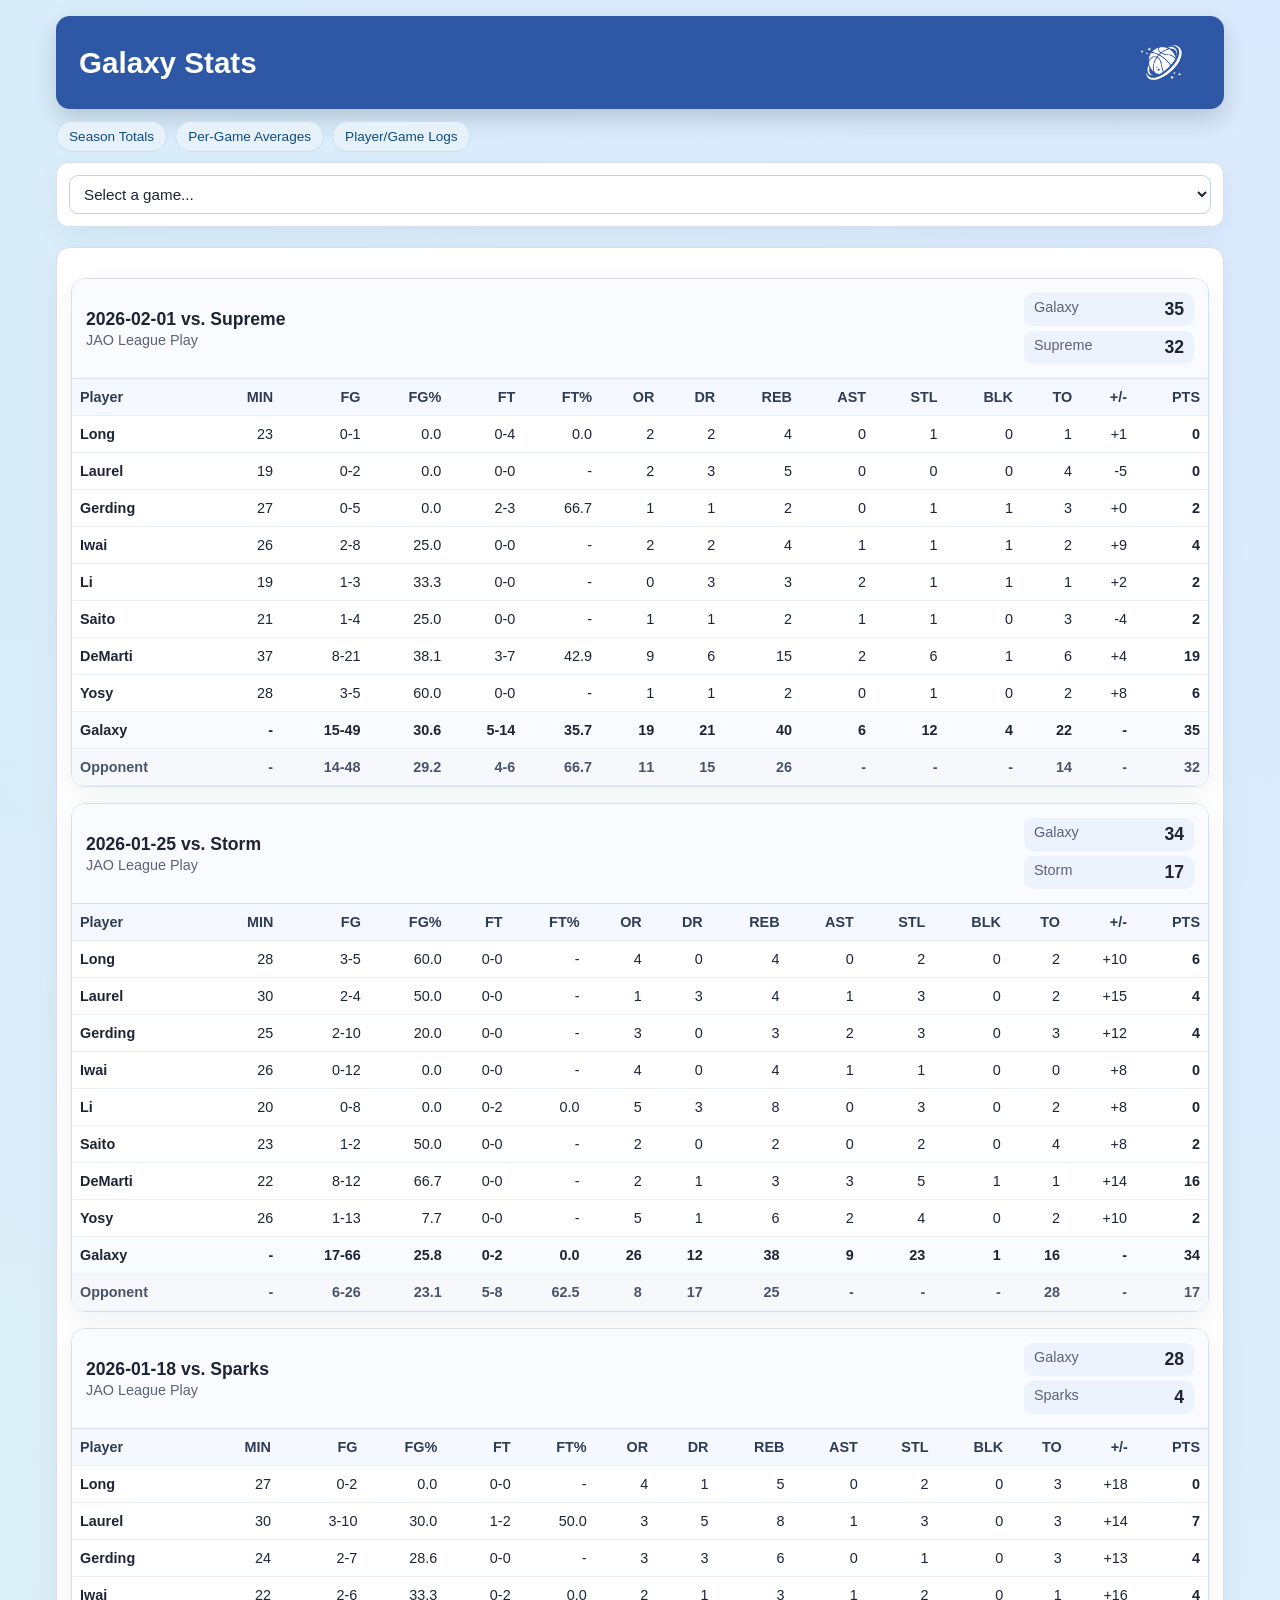
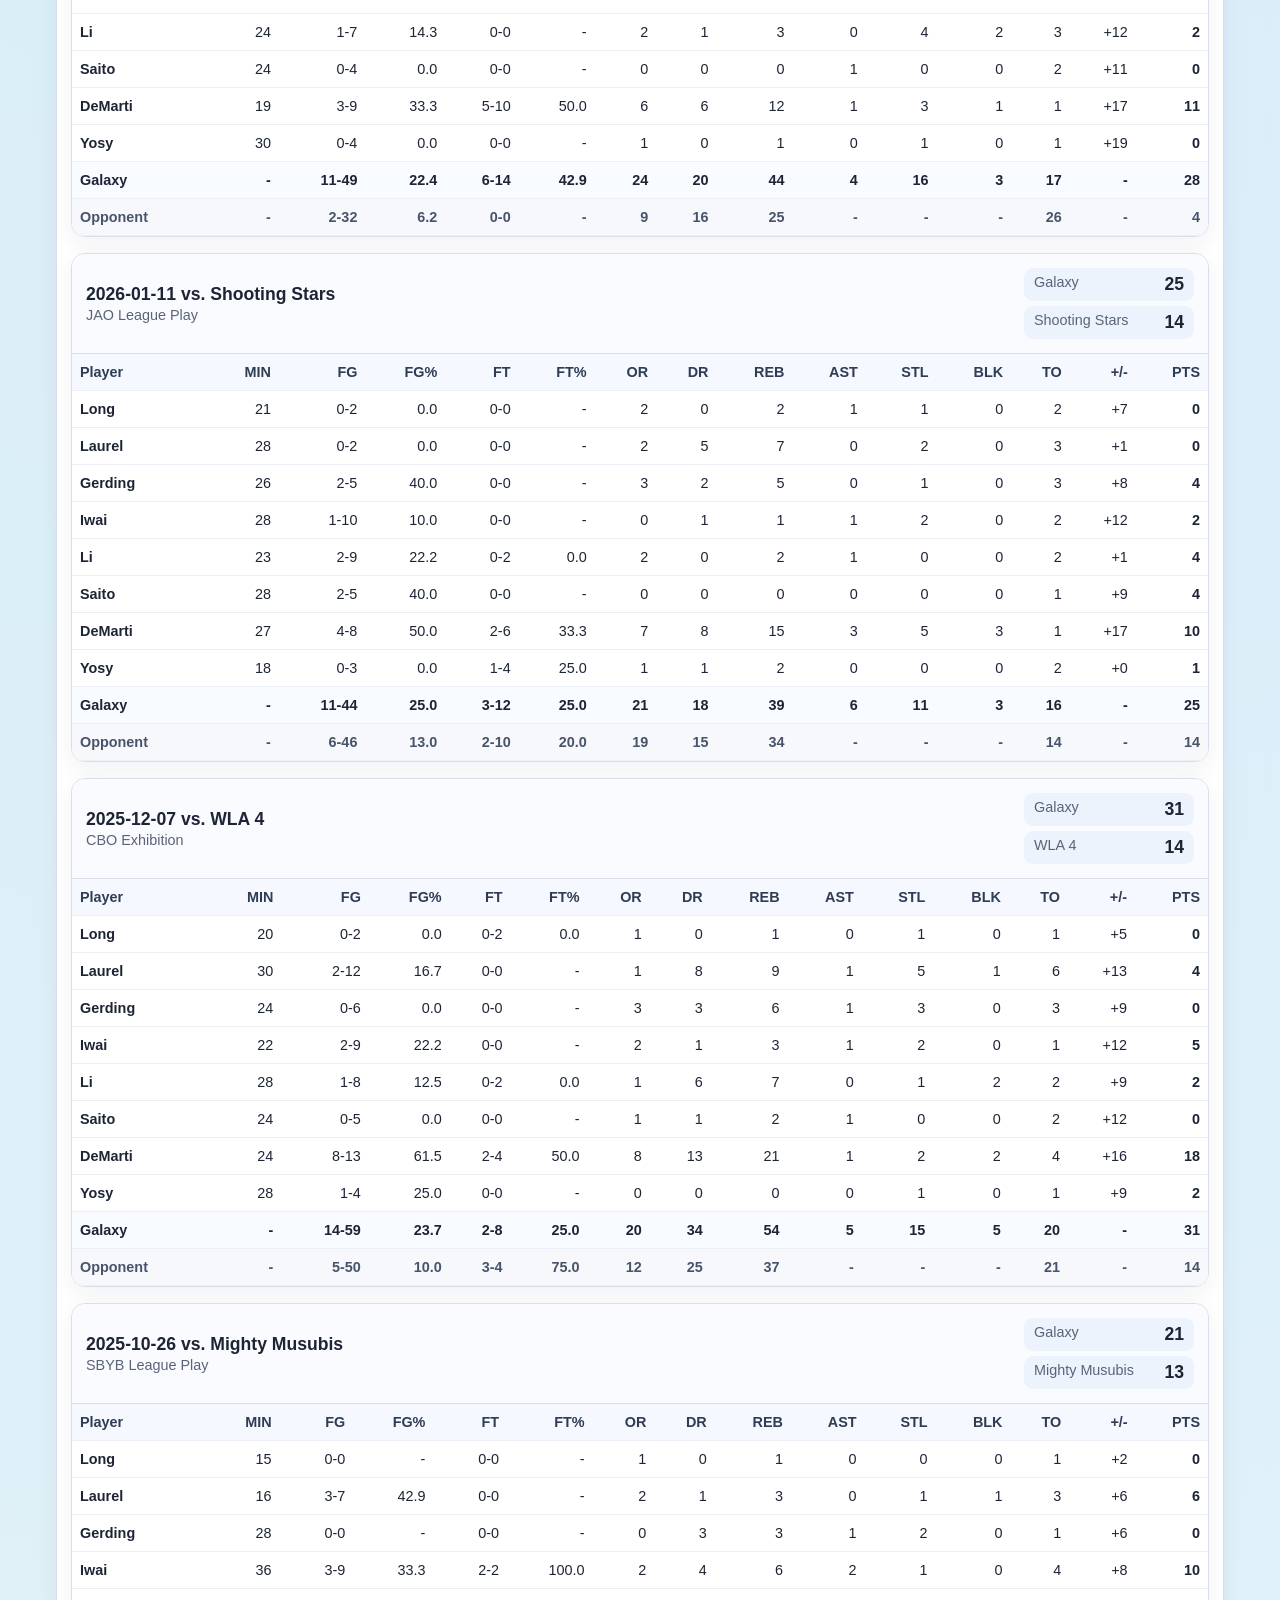
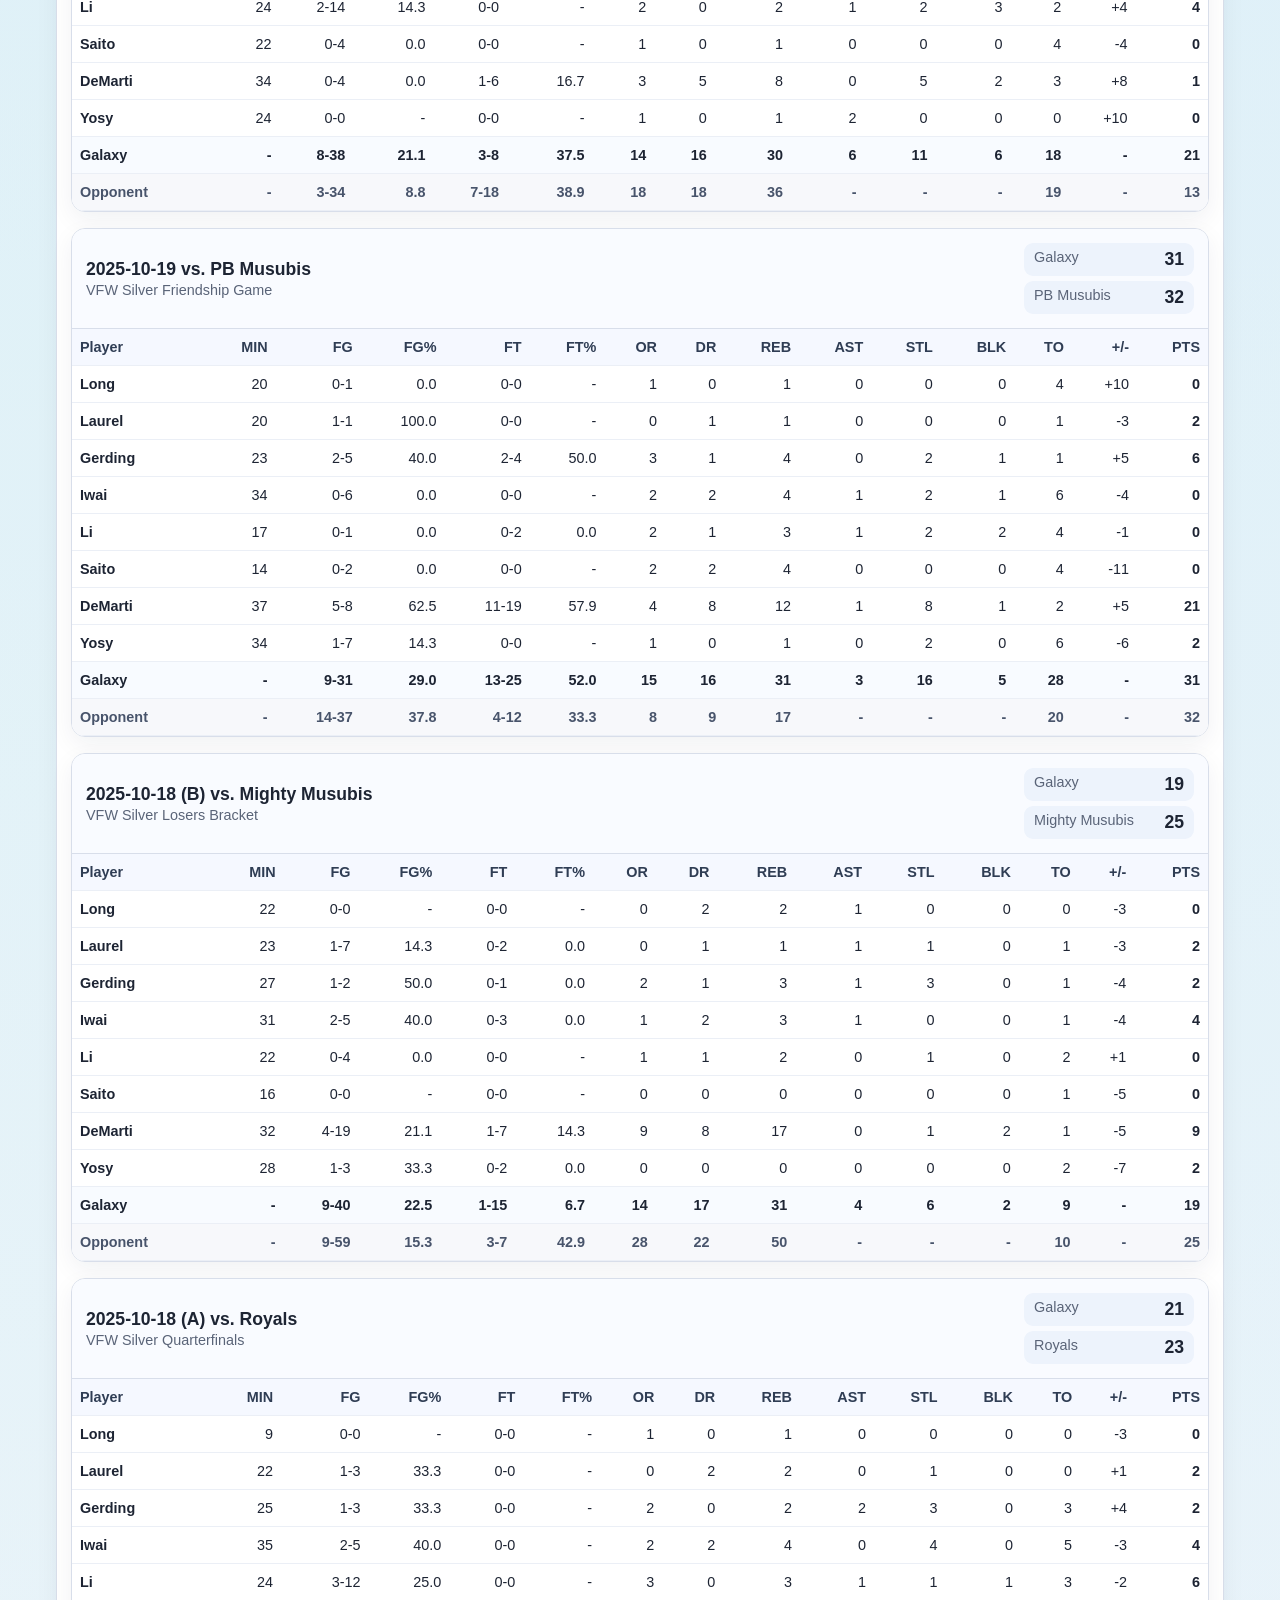
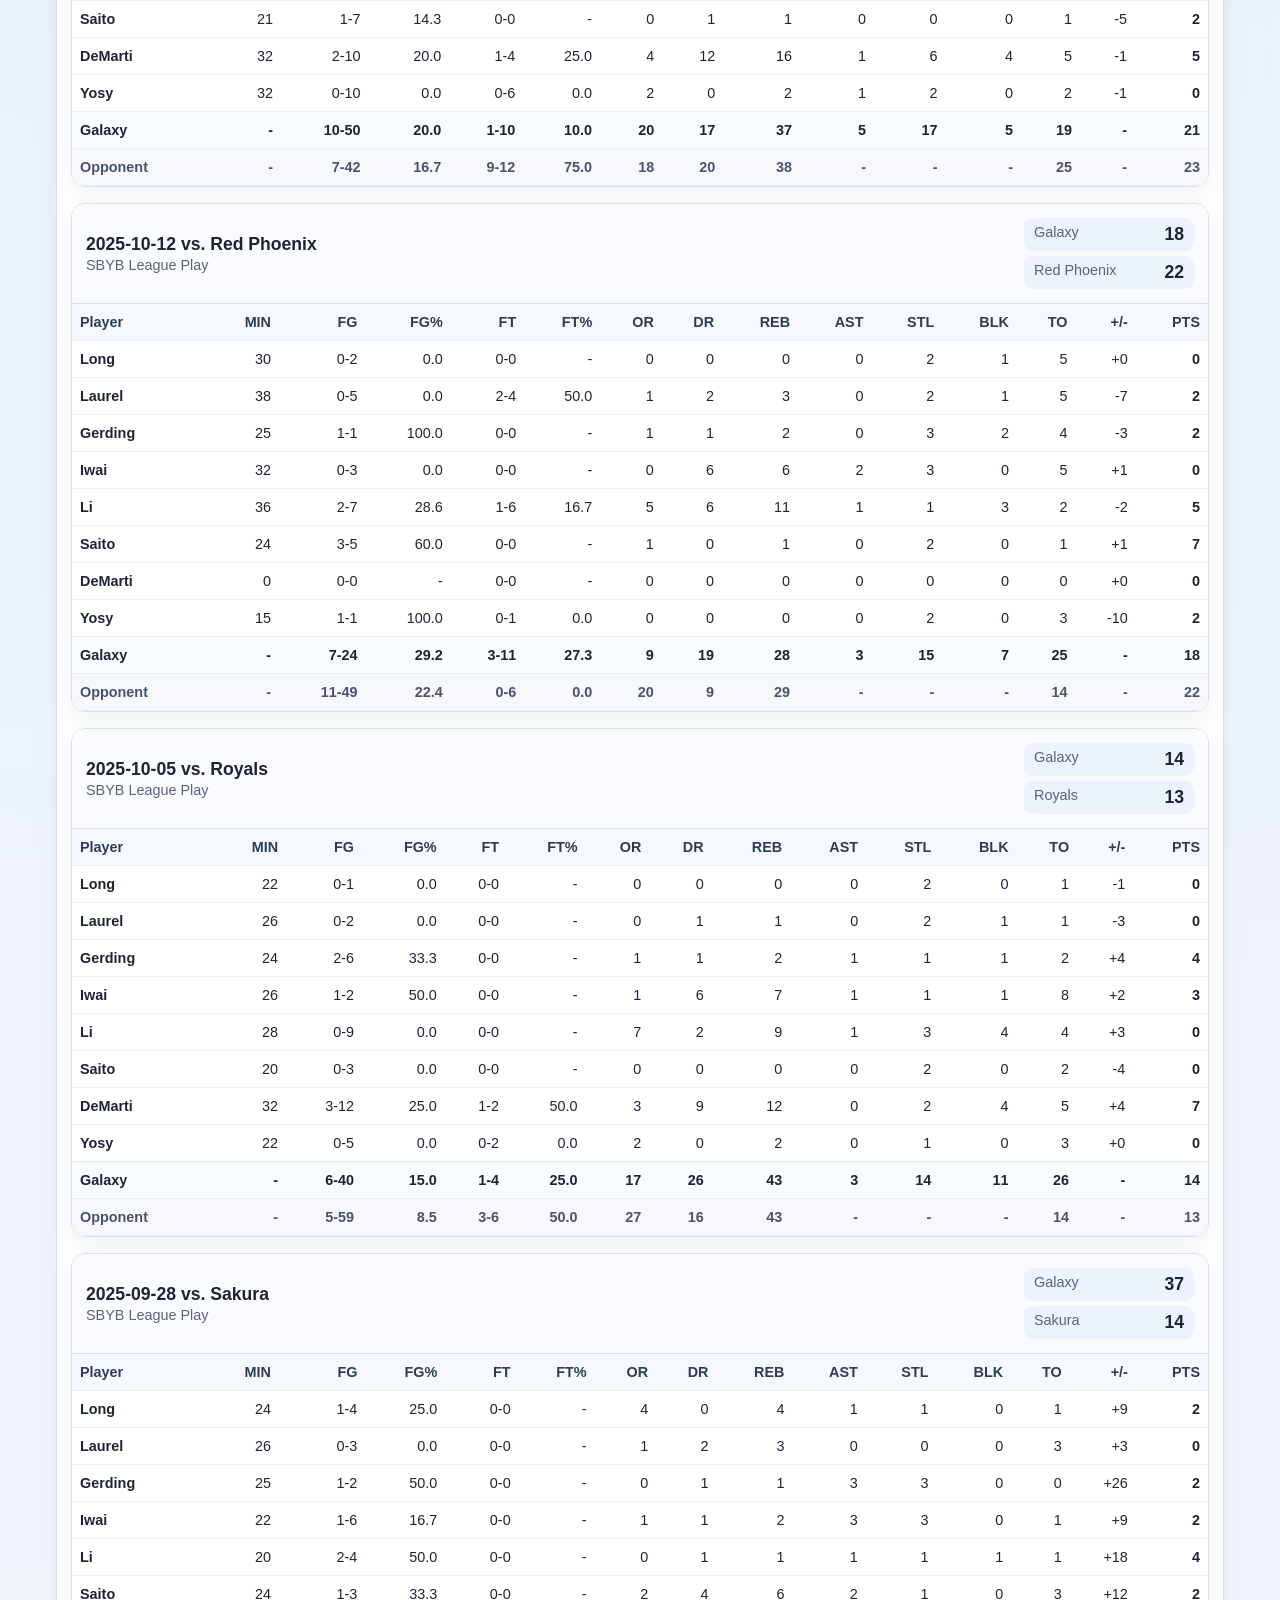
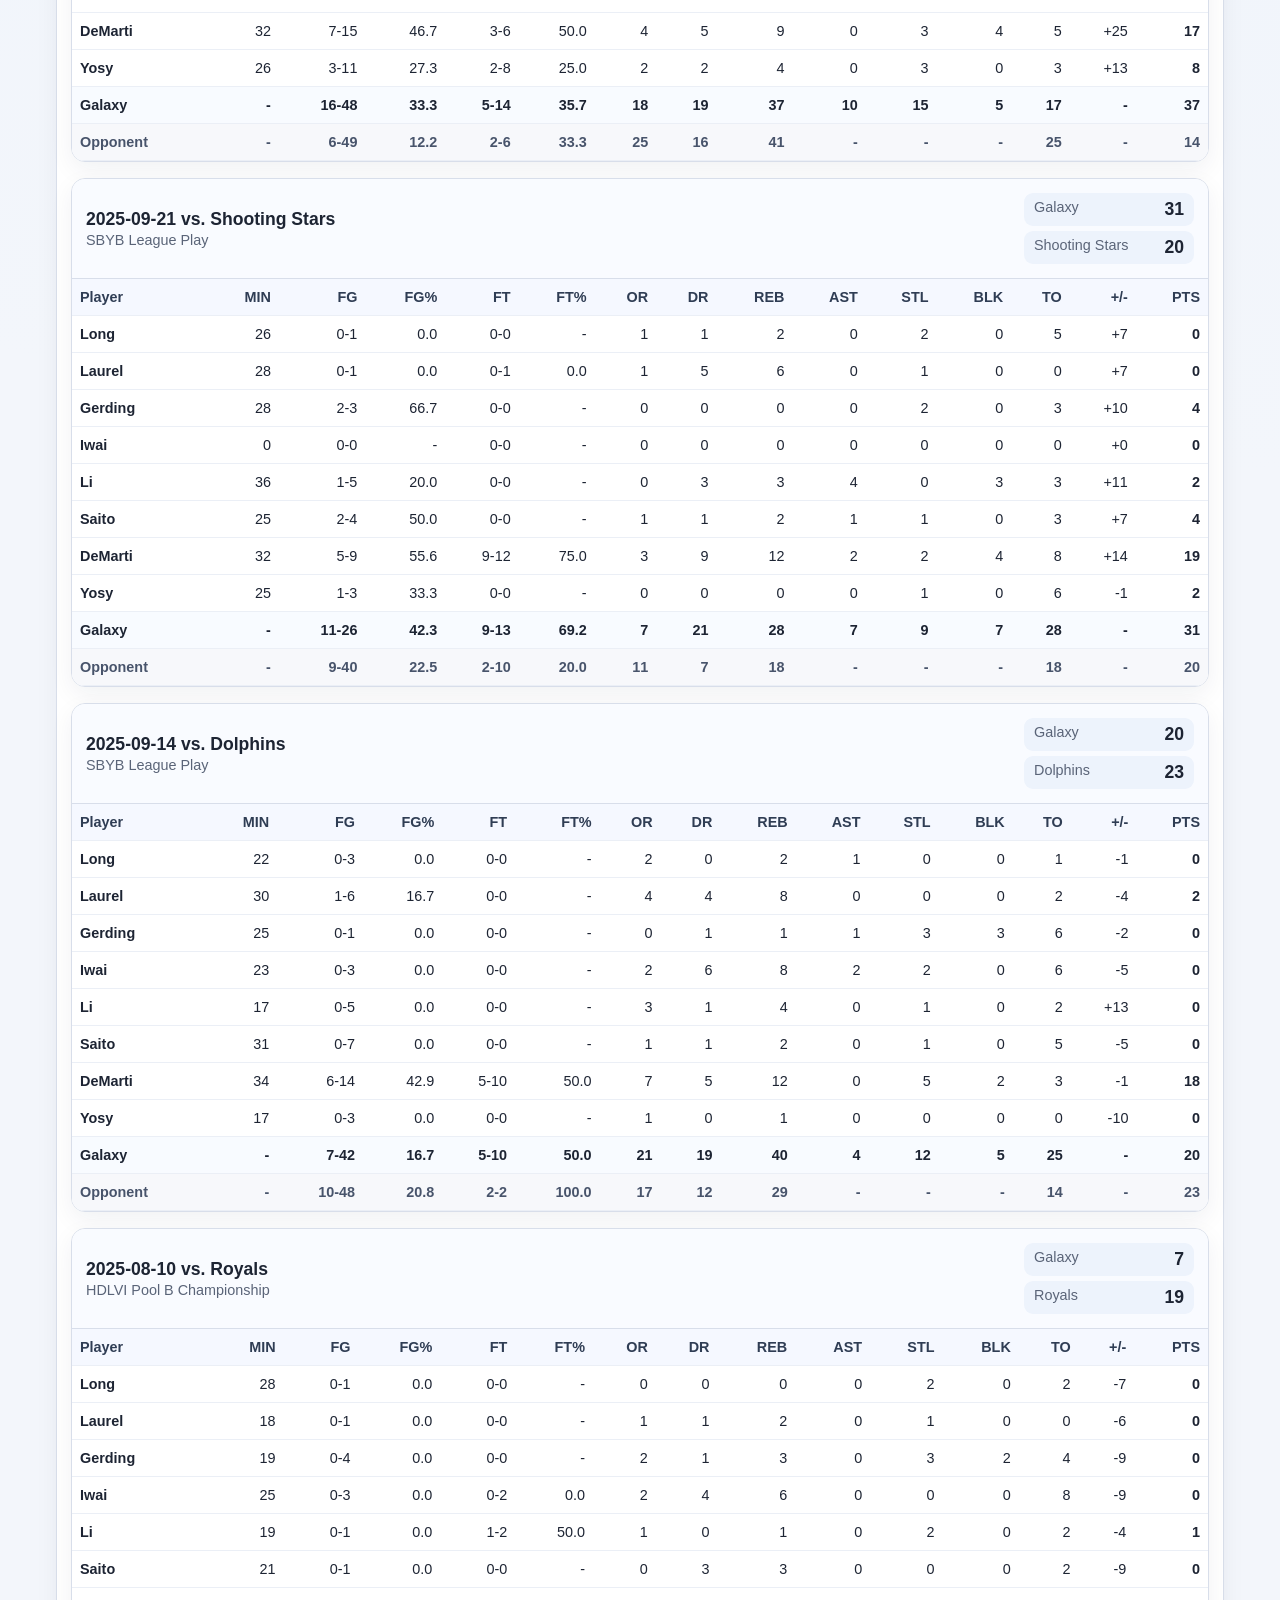
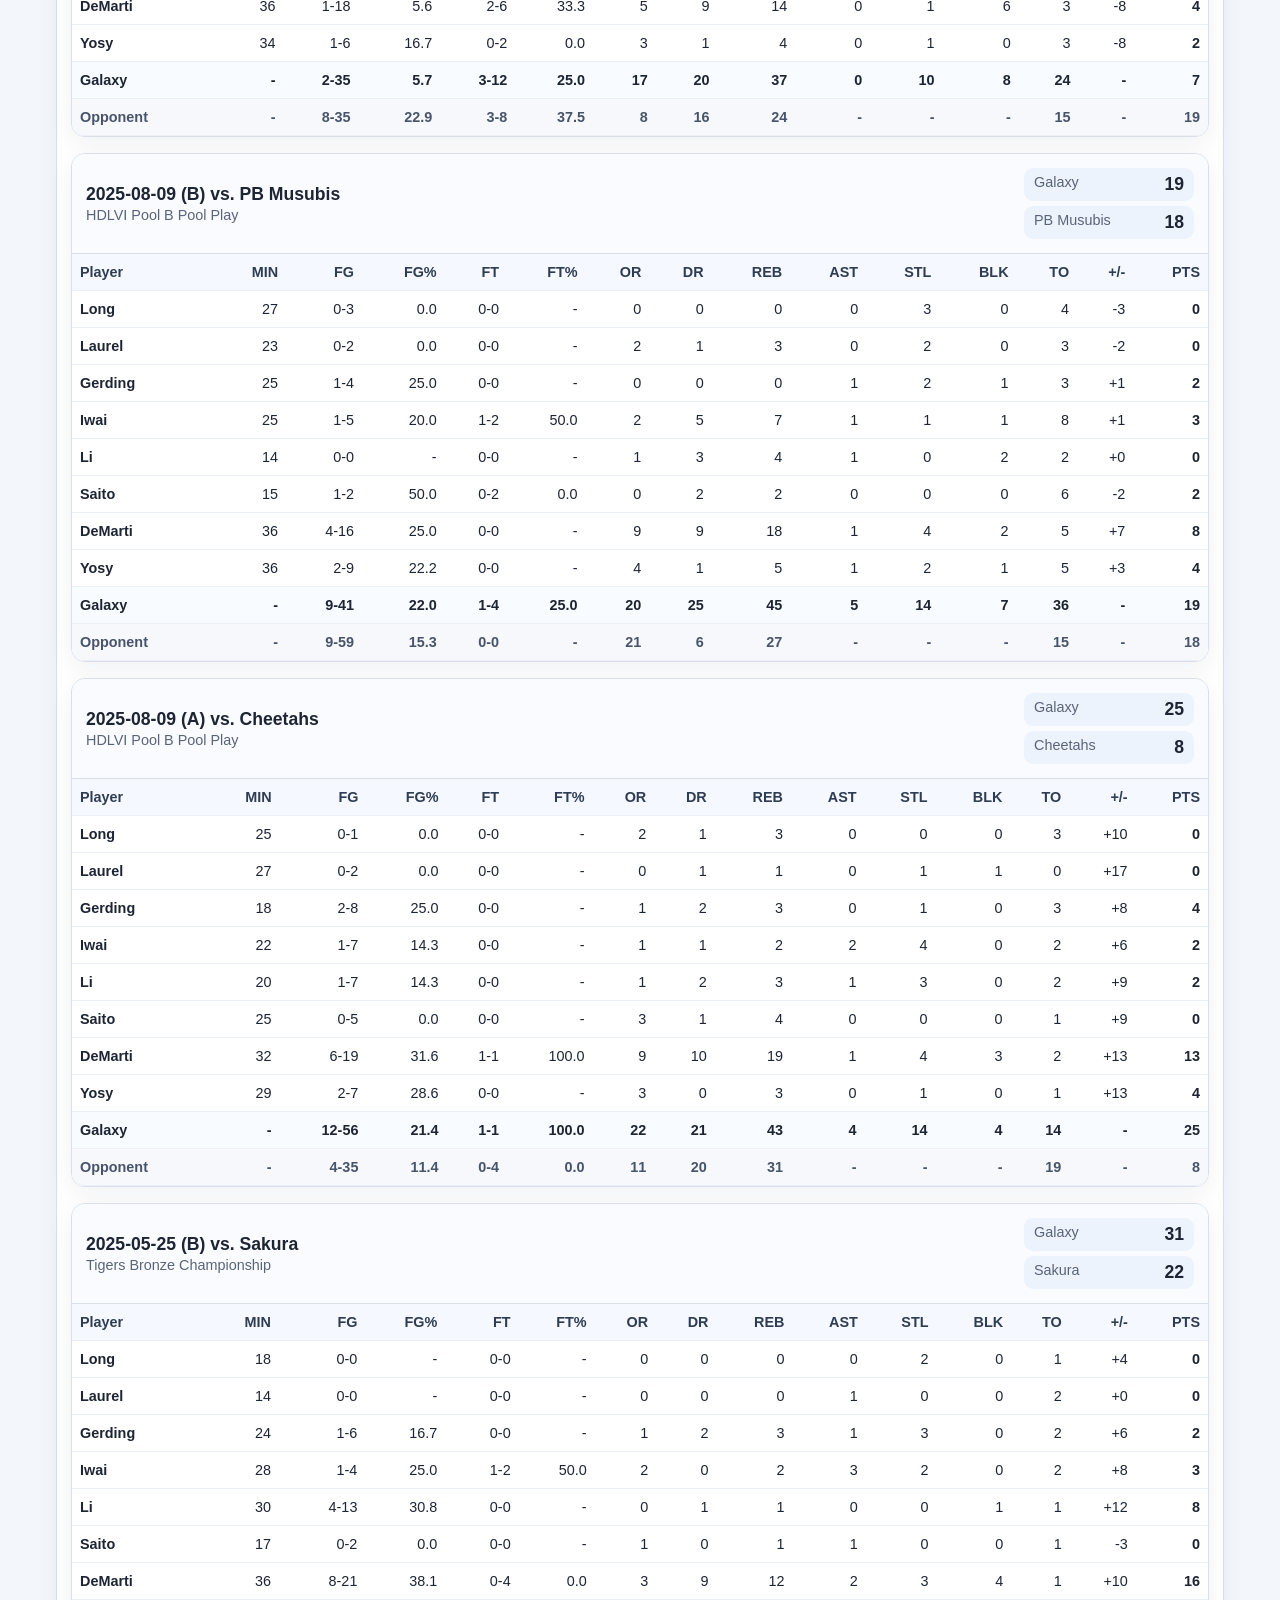
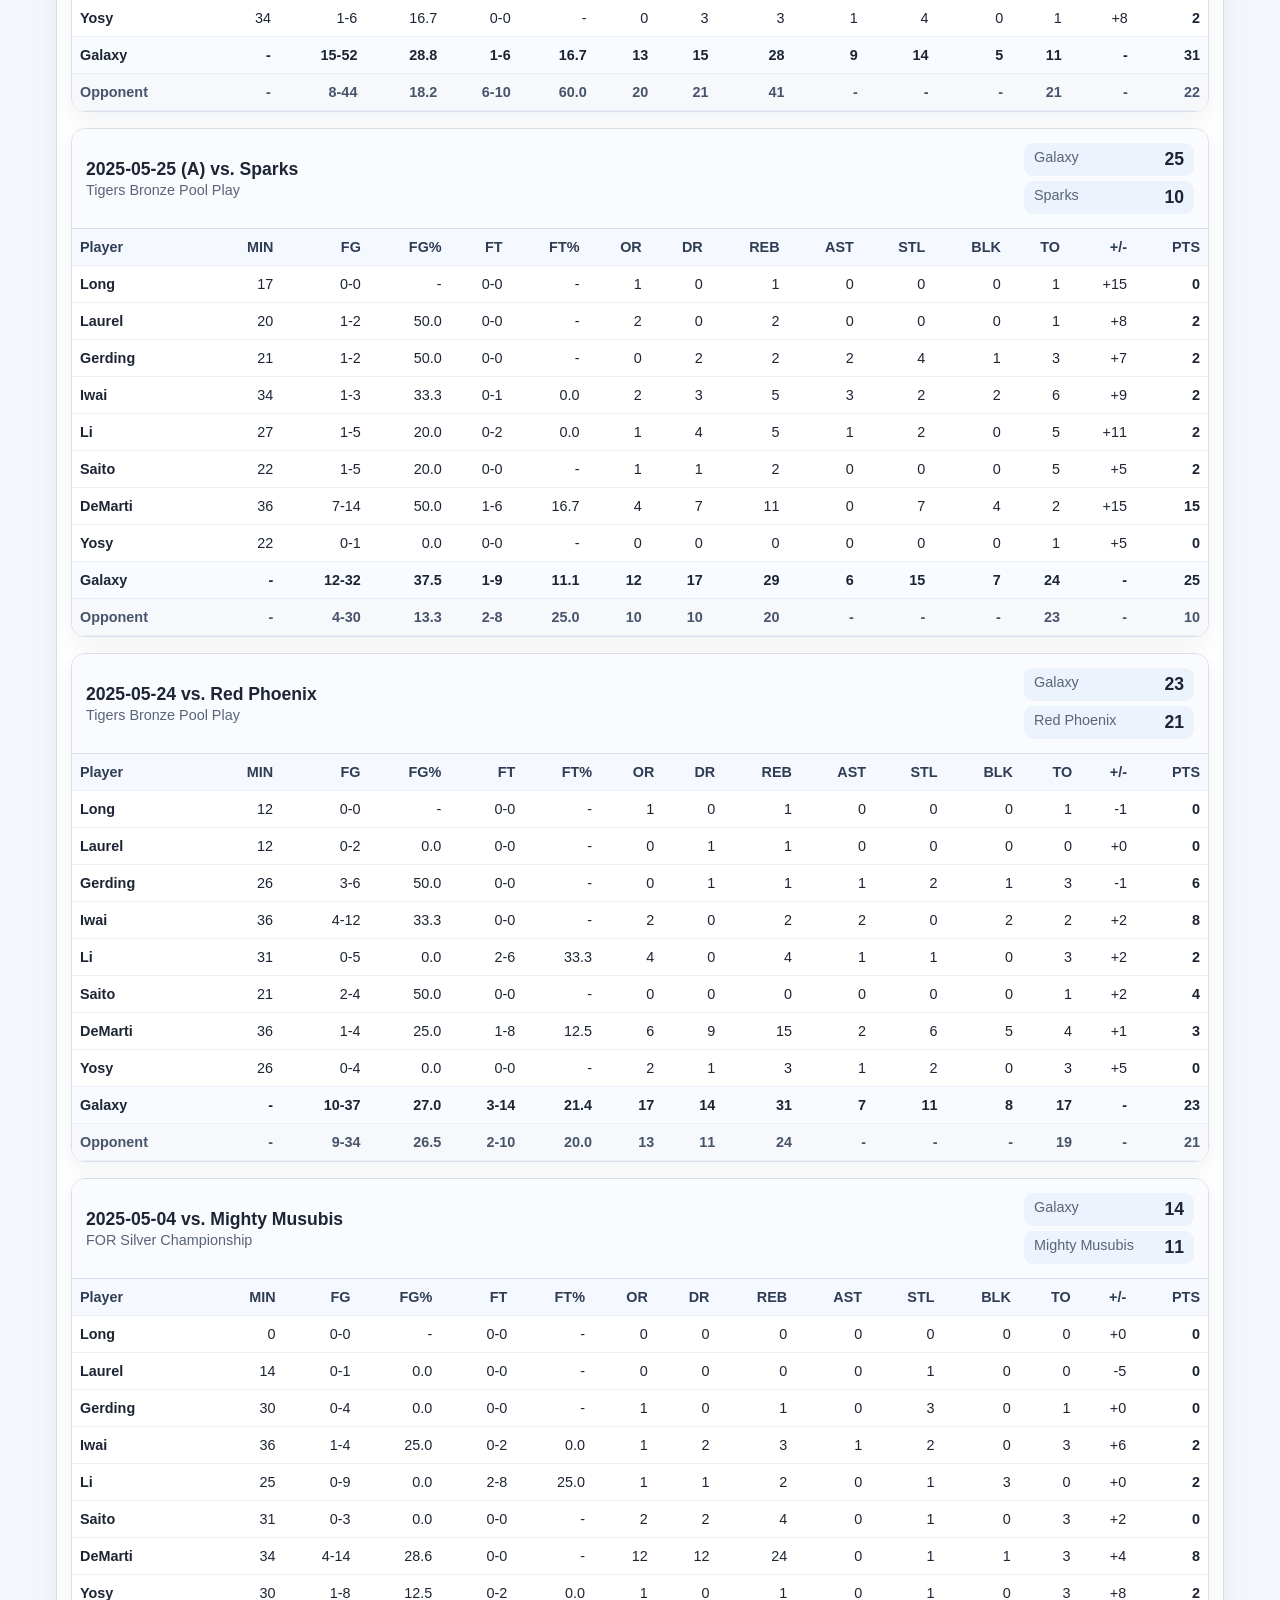
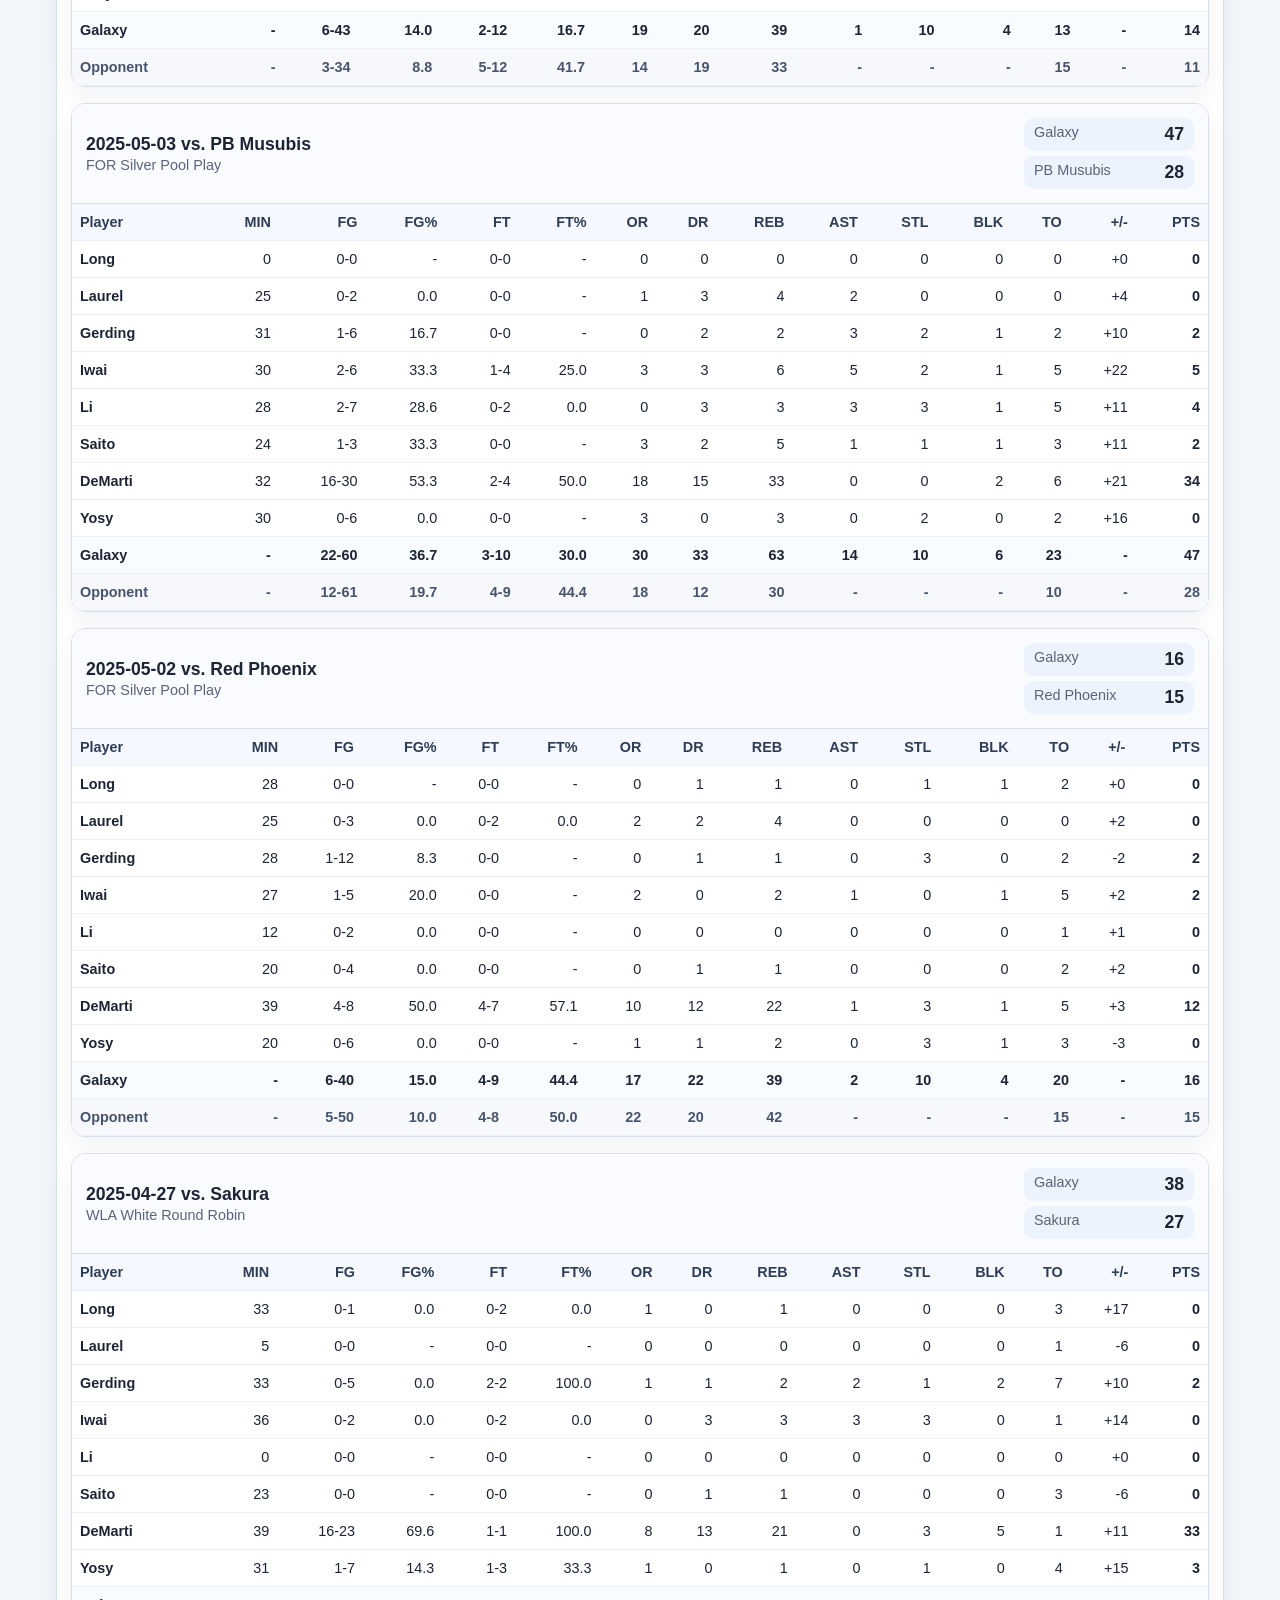
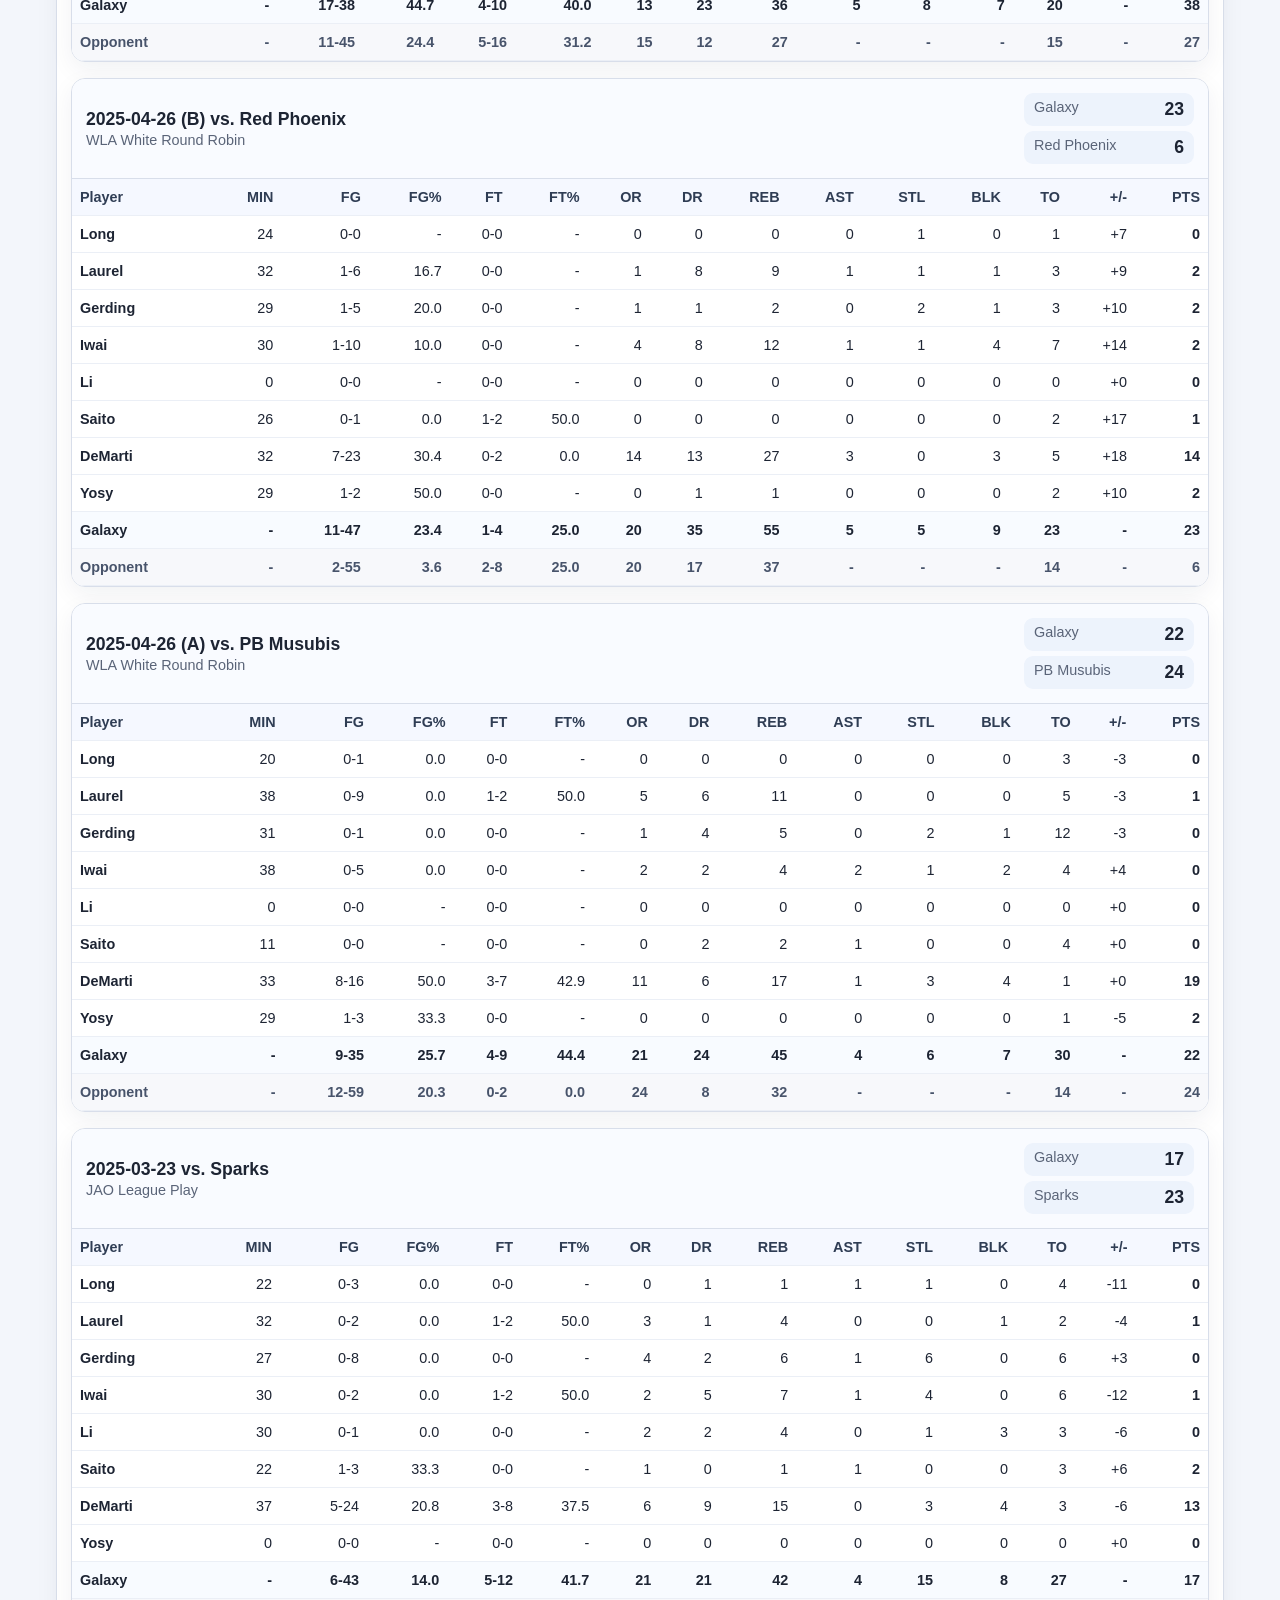
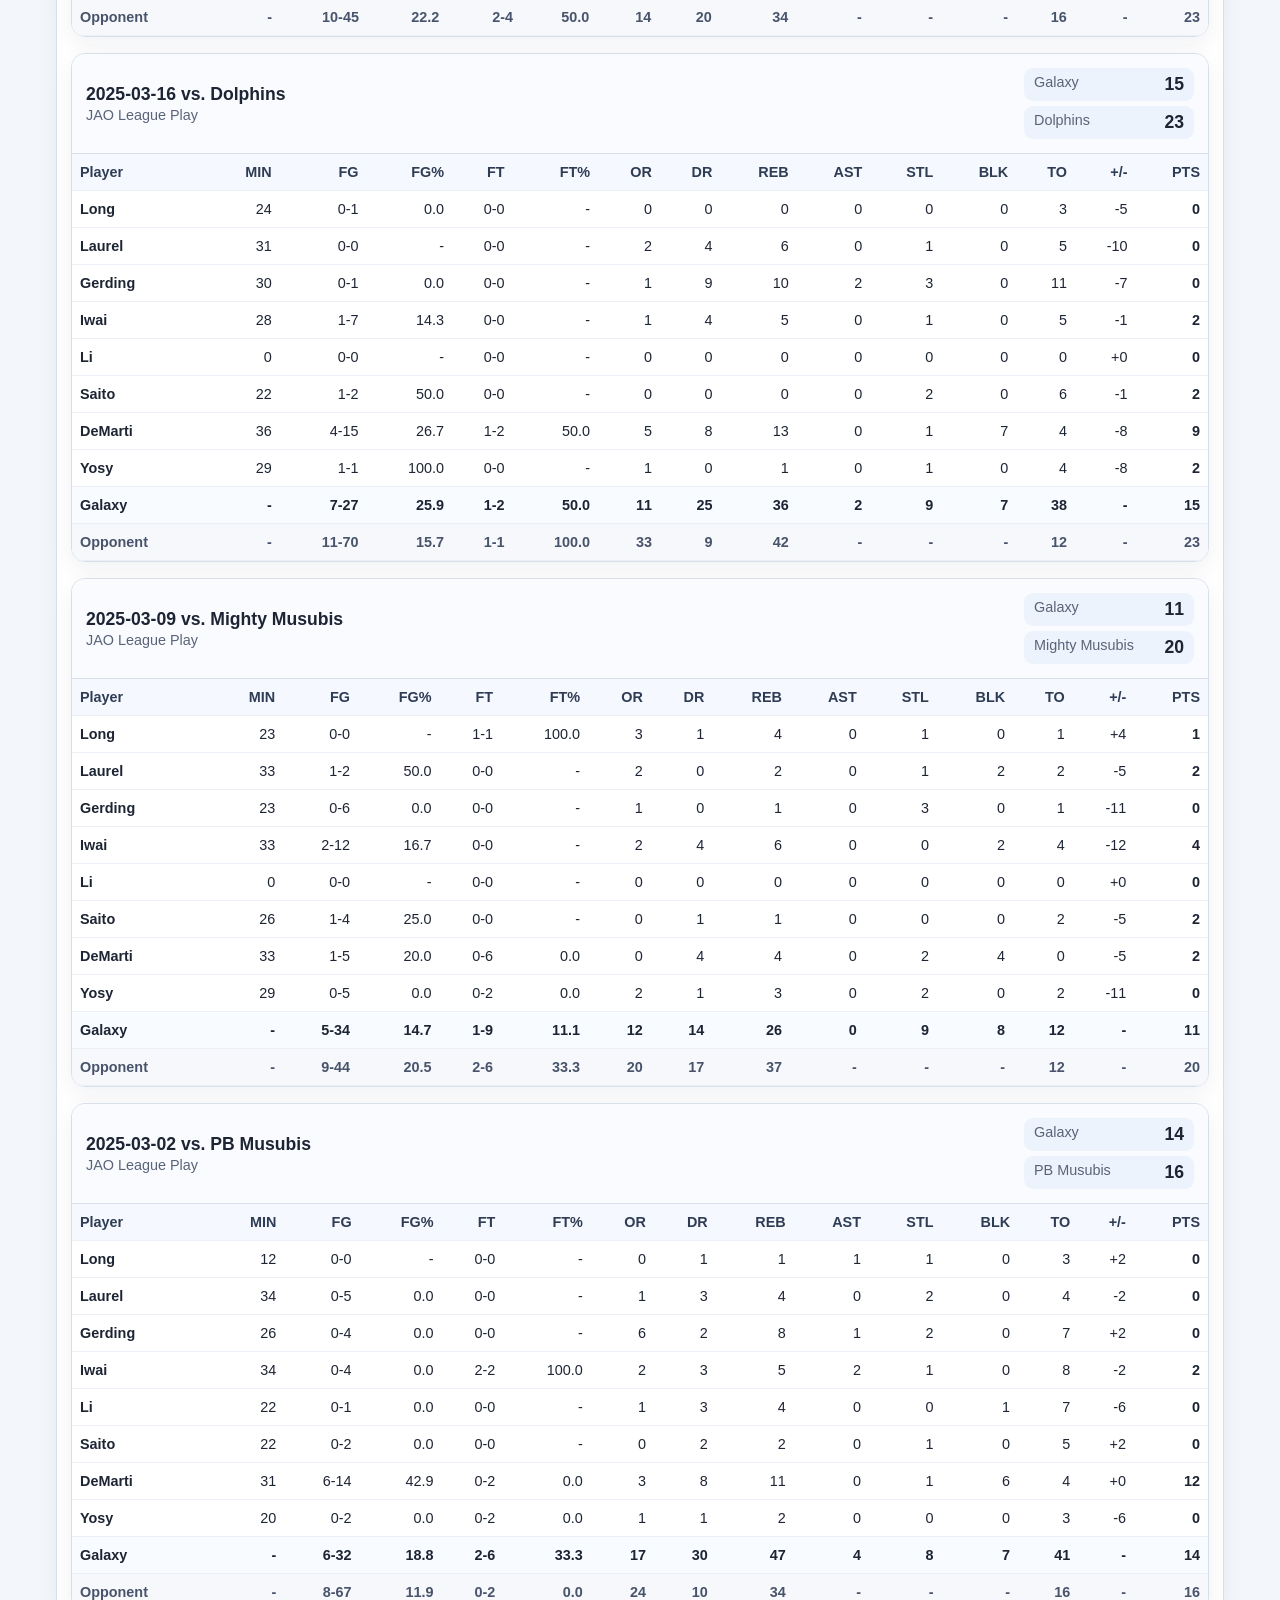
<file: stats/index.html>
<!doctype html>
<html lang="en">
<head>
  <!-- AUTOGENTERATED BY CODEX: edit scripts/build_site.py instead of this file. -->
  <meta charset="utf-8">
  <meta name="viewport" content="width=device-width, initial-scale=1">
  <title>Galaxy Stats</title>
  <style>
    :root {
      --bg: #f3f6fb;
      --ink: #1d2433;
      --panel: #ffffff;
      --line: #d8deea;
      --muted: #5a6478;
      --accent: #0f4c81;
      --accent-soft: #e7f1fa;
      --win: #0a7a42;
      --opp: #f7f8fb;
    }
    * { box-sizing: border-box; }
    body {
      margin: 0;
      font-family: "Avenir Next", "Segoe UI", "Helvetica Neue", sans-serif;
      color: var(--ink);
      background:
        radial-gradient(circle at top right, #dbeafe 0%, transparent 35%),
        radial-gradient(circle at top left, #d1fae5 0%, transparent 30%),
        var(--bg);
    }
    .shell {
      max-width: 1200px;
      margin: 0 auto;
      padding: 16px;
    }
    .hero {
      background: #2e57a6;
      color: #fff;
      padding: 18px 6px 18px 23px;
      border-radius: 14px;
      margin-bottom: 12px;
      box-shadow: 0 10px 24px rgba(9, 25, 42, 0.18);
      display: flex;
      align-items: center;
      justify-content: space-between;
      gap: 12px;
    }
    .hero-title {
      min-width: 0;
      display: flex;
      align-items: center;
    }
    .hero h1 {
      margin: 0;
      font-size: 1.85rem;
    }
    .hero-logo {
      width: 114px;
      height: 57px;
      object-fit: contain;
      flex: 0 0 auto;
    }
    .hero p {
      margin: 0;
      color: #dbe6f4;
    }
    .top-links {
      display: flex;
      flex-wrap: nowrap;
      gap: 8px;
      margin: 12px 0 10px 0;
      overflow-x: auto;
      -webkit-overflow-scrolling: touch;
      scrollbar-width: none;
    }
    .top-links::-webkit-scrollbar {
      display: none;
    }
    .top-links a {
      text-decoration: none;
      color: var(--accent);
      background: var(--accent-soft);
      border: 1px solid #c4dff7;
      border-radius: 999px;
      padding: 7px 12px;
      font-size: 0.85rem;
      white-space: nowrap;
    }
    .jump-control {
      display: grid;
      gap: 6px;
      margin: 0 0 20px 0;
      padding: 12px;
      background: var(--panel);
      border: 1px solid var(--line);
      border-radius: 12px;
      box-shadow: 0 8px 24px rgba(20, 36, 61, 0.05);
    }
    .jump-control select {
      border: 1px solid #c5d0e4;
      border-radius: 9px;
      font-size: 0.95rem;
      padding: 9px 10px;
      color: var(--ink);
      background: #fff;
    }
    .game {
      background: var(--panel);
      border: 1px solid var(--line);
      border-radius: 14px;
      margin: 16px 0;
      overflow: hidden;
      box-shadow: 0 8px 24px rgba(20, 36, 61, 0.06);
    }
    .game-header {
      display: flex;
      justify-content: space-between;
      align-items: center;
      gap: 12px;
      padding: 14px;
      border-bottom: 1px solid var(--line);
      background: #f9fbff;
    }
    .game-header h2 {
      margin: 0;
      font-size: 1.1rem;
    }
    .game-header p {
      margin: 2px 0 0 0;
      color: var(--muted);
      font-size: 0.9rem;
    }
    .scoreboard {
      display: grid;
      gap: 5px;
      min-width: 170px;
    }
    .scoreboard div {
      display: flex;
      justify-content: space-between;
      gap: 14px;
      font-weight: 600;
      border-radius: 9px;
      padding: 6px 10px;
      background: #edf3fc;
    }
    .scoreboard span {
      color: var(--muted);
      font-size: 0.9rem;
      font-weight: 500;
    }
    .scoreboard strong {
      font-size: 1.1rem;
    }
    .table-wrap {
      overflow-x: auto;
      -webkit-overflow-scrolling: touch;
      background: #fff;
    }
    table {
      border-collapse: separate;
      border-spacing: 0;
      width: 100%;
      min-width: 860px;
      font-size: 0.9rem;
    }
    th, td {
      border-bottom: 1px solid #ebeff6;
      padding: 10px 8px;
      text-align: right;
      white-space: nowrap;
    }
    th {
      background: #f5f8ff;
      color: #2f3d54;
      font-weight: 700;
      position: sticky;
      top: 0;
      z-index: 2;
    }
    .sticky {
      text-align: left;
      position: sticky;
      left: 0;
      z-index: 1;
      background: #fff;
      font-weight: 600;
    }
    th.sticky {
      z-index: 3;
      background: #f5f8ff;
    }
    .totals td {
      font-weight: 700;
      background: #f8fbff;
    }
    .totals.opponent td {
      background: var(--opp);
      color: #48546b;
    }
    section {
      background: var(--panel);
      border: 1px solid var(--line);
      border-radius: 14px;
      margin: 20px 0;
      padding: 14px;
      box-shadow: 0 8px 24px rgba(20, 36, 61, 0.05);
    }
    section h2 {
      margin: 4px 0 12px 0;
      font-size: 1.2rem;
    }
    .section-subtitle {
      margin: -6px 0 0 0;
      color: var(--muted);
      font-size: 0.9rem;
    }
    .player-log {
      border-top: 1px solid var(--line);
      padding-top: 10px;
      margin-top: 10px;
    }
    .player-log summary {
      cursor: pointer;
      font-weight: 700;
      color: var(--accent);
      margin-bottom: 8px;
    }
    @media (max-width: 720px) {
      .shell { padding: 10px; }
      .hero { border-radius: 10px; }
      .hero { padding: 14px 5px 14px 19px; }
      .hero h1 { font-size: 1.5rem; }
      .hero-logo {
        width: 94px;
        height: 47px;
      }
      .top-links a {
        font-size: 0.8rem;
        padding: 6px 10px;
      }
      .game-header {
        flex-direction: column;
        align-items: flex-start;
      }
      .scoreboard { width: 100%; min-width: 0; }
      .scoreboard div { width: 100%; }
    }
  </style>
</head>
<body>
  <main class="shell">
    <header class="hero">
      <div class="hero-title">
        <h1>Galaxy Stats</h1>
      </div>
      <img class="hero-logo" src="logo.jpg" alt="Galaxy logo" onerror="this.style.display='none'">
    </header>

    <nav class="top-links">
      <a href="#season-totals">Season Totals</a>
      <a href="#per-game-averages">Per-Game Averages</a>
      <a href="#player-game-logs">Player/Game Logs</a>
    </nav>

    <section class="jump-control">
      <select id="jump-to-game" aria-label="Jump to game">
        <option value="">Select a game...</option>
        <option value="20260201-jao_league_play-supreme">2026-02-01 vs Supreme</option><option value="20260125-jao_league_play-storm">2026-01-25 vs Storm</option><option value="20260118-jao_league_play-sparks">2026-01-18 vs Sparks</option><option value="20260111-jao_league_play-shooting_stars">2026-01-11 vs Shooting Stars</option><option value="20251207-cbo_exhibition-wla_4">2025-12-07 vs WLA 4</option><option value="20251026-sbyb_league_play-mighty_musubis">2025-10-26 vs Mighty Musubis</option><option value="20251019-vfw_silver_friendship_game-pb_musubis">2025-10-19 vs PB Musubis</option><option value="20251018b-vfw_silver_losers_bracket-mighty_musubis">2025-10-18 (B) vs Mighty Musubis</option><option value="20251018a-vfw_silver_quarterfinals-royals">2025-10-18 (A) vs Royals</option><option value="20251012-sbyb_league_play-red_phoenix">2025-10-12 vs Red Phoenix</option><option value="20251005-sbyb_league_play-royals">2025-10-05 vs Royals</option><option value="20250928-sbyb_league_play-sakura">2025-09-28 vs Sakura</option><option value="20250921-sbyb_league_play-shooting_stars">2025-09-21 vs Shooting Stars</option><option value="20250914-sbyb_league_play-dolphins">2025-09-14 vs Dolphins</option><option value="20250810-hdlvi_pool_b_championship-royals">2025-08-10 vs Royals</option><option value="20250809b-hdlvi_pool_b_pool_play-pb_musubis">2025-08-09 (B) vs PB Musubis</option><option value="20250809a-hdlvi_pool_b_pool_play-cheetahs">2025-08-09 (A) vs Cheetahs</option><option value="20250525b-tigers_bronze_championship-sakura">2025-05-25 (B) vs Sakura</option><option value="20250525a-tigers_bronze_pool_play-sparks">2025-05-25 (A) vs Sparks</option><option value="20250524-tigers_bronze_pool_play-red_phoenix">2025-05-24 vs Red Phoenix</option><option value="20250504-for_silver_championship-mighty_musubis">2025-05-04 vs Mighty Musubis</option><option value="20250503-for_silver_pool_play-pb_musubis">2025-05-03 vs PB Musubis</option><option value="20250502-for_silver_pool_play-red_phoenix">2025-05-02 vs Red Phoenix</option><option value="20250427-wla_white_round_robin-sakura">2025-04-27 vs Sakura</option><option value="20250426b-wla_white_round_robin-red_phoenix">2025-04-26 (B) vs Red Phoenix</option><option value="20250426a-wla_white_round_robin-pb_musubis">2025-04-26 (A) vs PB Musubis</option><option value="20250323-jao_league_play-sparks">2025-03-23 vs Sparks</option><option value="20250316-jao_league_play-dolphins">2025-03-16 vs Dolphins</option><option value="20250309-jao_league_play-mighty_musubis">2025-03-09 vs Mighty Musubis</option><option value="20250302-jao_league_play-pb_musubis">2025-03-02 vs PB Musubis</option><option value="20250223-jao_league_play-storm">2025-02-23 vs Storm</option><option value="20250202-jao_league_play-sakura">2025-02-02 vs Sakura</option><option value="20250119b-jao_league_play-shooting_stars">2025-01-19 (B) vs Shooting Stars</option><option value="20250119a-jao_league_play-royals">2025-01-19 (A) vs Royals</option>
      </select>
    </section>

    <section>
      
    <article class="game" id="20260201-jao_league_play-supreme">
      <header class="game-header">
        <div>
          <h2>2026-02-01 vs. Supreme</h2>
          <p>JAO League Play</p>
        </div>
        <div class="scoreboard">
          <div><span>Galaxy</span><strong>35</strong></div>
          <div><span>Supreme</span><strong>32</strong></div>
        </div>
      </header>
      <div class="table-wrap">
        <table>
          <thead>
            <tr>
              <th class="sticky">Player</th>
              <th>MIN</th>
              <th>FG</th>
              <th>FG%</th>
              <th>FT</th>
              <th>FT%</th>
              <th>OR</th>
              <th>DR</th>
              <th>REB</th>
              <th>AST</th>
              <th>STL</th>
              <th>BLK</th>
              <th>TO</th>
              <th>+/-</th>
              <th>PTS</th>
            </tr>
          </thead>
          <tbody>
            
            <tr>
              <td class="sticky">Long</td>
              <td>23</td>
              <td>0-1</td>
              <td>0.0</td>
              <td>0-4</td>
              <td>0.0</td>
              <td>2</td>
              <td>2</td>
              <td>4</td>
              <td>0</td>
              <td>1</td>
              <td>0</td>
              <td>1</td>
              <td>+1</td>
              <td><strong>0</strong></td>
            </tr>
            
            <tr>
              <td class="sticky">Laurel</td>
              <td>19</td>
              <td>0-2</td>
              <td>0.0</td>
              <td>0-0</td>
              <td>-</td>
              <td>2</td>
              <td>3</td>
              <td>5</td>
              <td>0</td>
              <td>0</td>
              <td>0</td>
              <td>4</td>
              <td>-5</td>
              <td><strong>0</strong></td>
            </tr>
            
            <tr>
              <td class="sticky">Gerding</td>
              <td>27</td>
              <td>0-5</td>
              <td>0.0</td>
              <td>2-3</td>
              <td>66.7</td>
              <td>1</td>
              <td>1</td>
              <td>2</td>
              <td>0</td>
              <td>1</td>
              <td>1</td>
              <td>3</td>
              <td>+0</td>
              <td><strong>2</strong></td>
            </tr>
            
            <tr>
              <td class="sticky">Iwai</td>
              <td>26</td>
              <td>2-8</td>
              <td>25.0</td>
              <td>0-0</td>
              <td>-</td>
              <td>2</td>
              <td>2</td>
              <td>4</td>
              <td>1</td>
              <td>1</td>
              <td>1</td>
              <td>2</td>
              <td>+9</td>
              <td><strong>4</strong></td>
            </tr>
            
            <tr>
              <td class="sticky">Li</td>
              <td>19</td>
              <td>1-3</td>
              <td>33.3</td>
              <td>0-0</td>
              <td>-</td>
              <td>0</td>
              <td>3</td>
              <td>3</td>
              <td>2</td>
              <td>1</td>
              <td>1</td>
              <td>1</td>
              <td>+2</td>
              <td><strong>2</strong></td>
            </tr>
            
            <tr>
              <td class="sticky">Saito</td>
              <td>21</td>
              <td>1-4</td>
              <td>25.0</td>
              <td>0-0</td>
              <td>-</td>
              <td>1</td>
              <td>1</td>
              <td>2</td>
              <td>1</td>
              <td>1</td>
              <td>0</td>
              <td>3</td>
              <td>-4</td>
              <td><strong>2</strong></td>
            </tr>
            
            <tr>
              <td class="sticky">DeMarti</td>
              <td>37</td>
              <td>8-21</td>
              <td>38.1</td>
              <td>3-7</td>
              <td>42.9</td>
              <td>9</td>
              <td>6</td>
              <td>15</td>
              <td>2</td>
              <td>6</td>
              <td>1</td>
              <td>6</td>
              <td>+4</td>
              <td><strong>19</strong></td>
            </tr>
            
            <tr>
              <td class="sticky">Yosy</td>
              <td>28</td>
              <td>3-5</td>
              <td>60.0</td>
              <td>0-0</td>
              <td>-</td>
              <td>1</td>
              <td>1</td>
              <td>2</td>
              <td>0</td>
              <td>1</td>
              <td>0</td>
              <td>2</td>
              <td>+8</td>
              <td><strong>6</strong></td>
            </tr>
            
            <tr class="totals">
              <td class="sticky">Galaxy</td>
              <td>-</td>
              <td>15-49</td>
              <td>30.6</td>
              <td>5-14</td>
              <td>35.7</td>
              <td>19</td>
              <td>21</td>
              <td>40</td>
              <td>6</td>
              <td>12</td>
              <td>4</td>
              <td>22</td>
              <td>-</td>
              <td><strong>35</strong></td>
            </tr>
            <tr class="totals opponent">
              <td class="sticky">Opponent</td>
              <td>-</td>
              <td>14-48</td>
              <td>29.2</td>
              <td>4-6</td>
              <td>66.7</td>
              <td>11</td>
              <td>15</td>
              <td>26</td>
              <td>-</td>
              <td>-</td>
              <td>-</td>
              <td>14</td>
              <td>-</td>
              <td><strong>32</strong></td>
            </tr>
          </tbody>
        </table>
      </div>
    </article>
    
    <article class="game" id="20260125-jao_league_play-storm">
      <header class="game-header">
        <div>
          <h2>2026-01-25 vs. Storm</h2>
          <p>JAO League Play</p>
        </div>
        <div class="scoreboard">
          <div><span>Galaxy</span><strong>34</strong></div>
          <div><span>Storm</span><strong>17</strong></div>
        </div>
      </header>
      <div class="table-wrap">
        <table>
          <thead>
            <tr>
              <th class="sticky">Player</th>
              <th>MIN</th>
              <th>FG</th>
              <th>FG%</th>
              <th>FT</th>
              <th>FT%</th>
              <th>OR</th>
              <th>DR</th>
              <th>REB</th>
              <th>AST</th>
              <th>STL</th>
              <th>BLK</th>
              <th>TO</th>
              <th>+/-</th>
              <th>PTS</th>
            </tr>
          </thead>
          <tbody>
            
            <tr>
              <td class="sticky">Long</td>
              <td>28</td>
              <td>3-5</td>
              <td>60.0</td>
              <td>0-0</td>
              <td>-</td>
              <td>4</td>
              <td>0</td>
              <td>4</td>
              <td>0</td>
              <td>2</td>
              <td>0</td>
              <td>2</td>
              <td>+10</td>
              <td><strong>6</strong></td>
            </tr>
            
            <tr>
              <td class="sticky">Laurel</td>
              <td>30</td>
              <td>2-4</td>
              <td>50.0</td>
              <td>0-0</td>
              <td>-</td>
              <td>1</td>
              <td>3</td>
              <td>4</td>
              <td>1</td>
              <td>3</td>
              <td>0</td>
              <td>2</td>
              <td>+15</td>
              <td><strong>4</strong></td>
            </tr>
            
            <tr>
              <td class="sticky">Gerding</td>
              <td>25</td>
              <td>2-10</td>
              <td>20.0</td>
              <td>0-0</td>
              <td>-</td>
              <td>3</td>
              <td>0</td>
              <td>3</td>
              <td>2</td>
              <td>3</td>
              <td>0</td>
              <td>3</td>
              <td>+12</td>
              <td><strong>4</strong></td>
            </tr>
            
            <tr>
              <td class="sticky">Iwai</td>
              <td>26</td>
              <td>0-12</td>
              <td>0.0</td>
              <td>0-0</td>
              <td>-</td>
              <td>4</td>
              <td>0</td>
              <td>4</td>
              <td>1</td>
              <td>1</td>
              <td>0</td>
              <td>0</td>
              <td>+8</td>
              <td><strong>0</strong></td>
            </tr>
            
            <tr>
              <td class="sticky">Li</td>
              <td>20</td>
              <td>0-8</td>
              <td>0.0</td>
              <td>0-2</td>
              <td>0.0</td>
              <td>5</td>
              <td>3</td>
              <td>8</td>
              <td>0</td>
              <td>3</td>
              <td>0</td>
              <td>2</td>
              <td>+8</td>
              <td><strong>0</strong></td>
            </tr>
            
            <tr>
              <td class="sticky">Saito</td>
              <td>23</td>
              <td>1-2</td>
              <td>50.0</td>
              <td>0-0</td>
              <td>-</td>
              <td>2</td>
              <td>0</td>
              <td>2</td>
              <td>0</td>
              <td>2</td>
              <td>0</td>
              <td>4</td>
              <td>+8</td>
              <td><strong>2</strong></td>
            </tr>
            
            <tr>
              <td class="sticky">DeMarti</td>
              <td>22</td>
              <td>8-12</td>
              <td>66.7</td>
              <td>0-0</td>
              <td>-</td>
              <td>2</td>
              <td>1</td>
              <td>3</td>
              <td>3</td>
              <td>5</td>
              <td>1</td>
              <td>1</td>
              <td>+14</td>
              <td><strong>16</strong></td>
            </tr>
            
            <tr>
              <td class="sticky">Yosy</td>
              <td>26</td>
              <td>1-13</td>
              <td>7.7</td>
              <td>0-0</td>
              <td>-</td>
              <td>5</td>
              <td>1</td>
              <td>6</td>
              <td>2</td>
              <td>4</td>
              <td>0</td>
              <td>2</td>
              <td>+10</td>
              <td><strong>2</strong></td>
            </tr>
            
            <tr class="totals">
              <td class="sticky">Galaxy</td>
              <td>-</td>
              <td>17-66</td>
              <td>25.8</td>
              <td>0-2</td>
              <td>0.0</td>
              <td>26</td>
              <td>12</td>
              <td>38</td>
              <td>9</td>
              <td>23</td>
              <td>1</td>
              <td>16</td>
              <td>-</td>
              <td><strong>34</strong></td>
            </tr>
            <tr class="totals opponent">
              <td class="sticky">Opponent</td>
              <td>-</td>
              <td>6-26</td>
              <td>23.1</td>
              <td>5-8</td>
              <td>62.5</td>
              <td>8</td>
              <td>17</td>
              <td>25</td>
              <td>-</td>
              <td>-</td>
              <td>-</td>
              <td>28</td>
              <td>-</td>
              <td><strong>17</strong></td>
            </tr>
          </tbody>
        </table>
      </div>
    </article>
    
    <article class="game" id="20260118-jao_league_play-sparks">
      <header class="game-header">
        <div>
          <h2>2026-01-18 vs. Sparks</h2>
          <p>JAO League Play</p>
        </div>
        <div class="scoreboard">
          <div><span>Galaxy</span><strong>28</strong></div>
          <div><span>Sparks</span><strong>4</strong></div>
        </div>
      </header>
      <div class="table-wrap">
        <table>
          <thead>
            <tr>
              <th class="sticky">Player</th>
              <th>MIN</th>
              <th>FG</th>
              <th>FG%</th>
              <th>FT</th>
              <th>FT%</th>
              <th>OR</th>
              <th>DR</th>
              <th>REB</th>
              <th>AST</th>
              <th>STL</th>
              <th>BLK</th>
              <th>TO</th>
              <th>+/-</th>
              <th>PTS</th>
            </tr>
          </thead>
          <tbody>
            
            <tr>
              <td class="sticky">Long</td>
              <td>27</td>
              <td>0-2</td>
              <td>0.0</td>
              <td>0-0</td>
              <td>-</td>
              <td>4</td>
              <td>1</td>
              <td>5</td>
              <td>0</td>
              <td>2</td>
              <td>0</td>
              <td>3</td>
              <td>+18</td>
              <td><strong>0</strong></td>
            </tr>
            
            <tr>
              <td class="sticky">Laurel</td>
              <td>30</td>
              <td>3-10</td>
              <td>30.0</td>
              <td>1-2</td>
              <td>50.0</td>
              <td>3</td>
              <td>5</td>
              <td>8</td>
              <td>1</td>
              <td>3</td>
              <td>0</td>
              <td>3</td>
              <td>+14</td>
              <td><strong>7</strong></td>
            </tr>
            
            <tr>
              <td class="sticky">Gerding</td>
              <td>24</td>
              <td>2-7</td>
              <td>28.6</td>
              <td>0-0</td>
              <td>-</td>
              <td>3</td>
              <td>3</td>
              <td>6</td>
              <td>0</td>
              <td>1</td>
              <td>0</td>
              <td>3</td>
              <td>+13</td>
              <td><strong>4</strong></td>
            </tr>
            
            <tr>
              <td class="sticky">Iwai</td>
              <td>22</td>
              <td>2-6</td>
              <td>33.3</td>
              <td>0-2</td>
              <td>0.0</td>
              <td>2</td>
              <td>1</td>
              <td>3</td>
              <td>1</td>
              <td>2</td>
              <td>0</td>
              <td>1</td>
              <td>+16</td>
              <td><strong>4</strong></td>
            </tr>
            
            <tr>
              <td class="sticky">Li</td>
              <td>24</td>
              <td>1-7</td>
              <td>14.3</td>
              <td>0-0</td>
              <td>-</td>
              <td>2</td>
              <td>1</td>
              <td>3</td>
              <td>0</td>
              <td>4</td>
              <td>2</td>
              <td>3</td>
              <td>+12</td>
              <td><strong>2</strong></td>
            </tr>
            
            <tr>
              <td class="sticky">Saito</td>
              <td>24</td>
              <td>0-4</td>
              <td>0.0</td>
              <td>0-0</td>
              <td>-</td>
              <td>0</td>
              <td>0</td>
              <td>0</td>
              <td>1</td>
              <td>0</td>
              <td>0</td>
              <td>2</td>
              <td>+11</td>
              <td><strong>0</strong></td>
            </tr>
            
            <tr>
              <td class="sticky">DeMarti</td>
              <td>19</td>
              <td>3-9</td>
              <td>33.3</td>
              <td>5-10</td>
              <td>50.0</td>
              <td>6</td>
              <td>6</td>
              <td>12</td>
              <td>1</td>
              <td>3</td>
              <td>1</td>
              <td>1</td>
              <td>+17</td>
              <td><strong>11</strong></td>
            </tr>
            
            <tr>
              <td class="sticky">Yosy</td>
              <td>30</td>
              <td>0-4</td>
              <td>0.0</td>
              <td>0-0</td>
              <td>-</td>
              <td>1</td>
              <td>0</td>
              <td>1</td>
              <td>0</td>
              <td>1</td>
              <td>0</td>
              <td>1</td>
              <td>+19</td>
              <td><strong>0</strong></td>
            </tr>
            
            <tr class="totals">
              <td class="sticky">Galaxy</td>
              <td>-</td>
              <td>11-49</td>
              <td>22.4</td>
              <td>6-14</td>
              <td>42.9</td>
              <td>24</td>
              <td>20</td>
              <td>44</td>
              <td>4</td>
              <td>16</td>
              <td>3</td>
              <td>17</td>
              <td>-</td>
              <td><strong>28</strong></td>
            </tr>
            <tr class="totals opponent">
              <td class="sticky">Opponent</td>
              <td>-</td>
              <td>2-32</td>
              <td>6.2</td>
              <td>0-0</td>
              <td>-</td>
              <td>9</td>
              <td>16</td>
              <td>25</td>
              <td>-</td>
              <td>-</td>
              <td>-</td>
              <td>26</td>
              <td>-</td>
              <td><strong>4</strong></td>
            </tr>
          </tbody>
        </table>
      </div>
    </article>
    
    <article class="game" id="20260111-jao_league_play-shooting_stars">
      <header class="game-header">
        <div>
          <h2>2026-01-11 vs. Shooting Stars</h2>
          <p>JAO League Play</p>
        </div>
        <div class="scoreboard">
          <div><span>Galaxy</span><strong>25</strong></div>
          <div><span>Shooting Stars</span><strong>14</strong></div>
        </div>
      </header>
      <div class="table-wrap">
        <table>
          <thead>
            <tr>
              <th class="sticky">Player</th>
              <th>MIN</th>
              <th>FG</th>
              <th>FG%</th>
              <th>FT</th>
              <th>FT%</th>
              <th>OR</th>
              <th>DR</th>
              <th>REB</th>
              <th>AST</th>
              <th>STL</th>
              <th>BLK</th>
              <th>TO</th>
              <th>+/-</th>
              <th>PTS</th>
            </tr>
          </thead>
          <tbody>
            
            <tr>
              <td class="sticky">Long</td>
              <td>21</td>
              <td>0-2</td>
              <td>0.0</td>
              <td>0-0</td>
              <td>-</td>
              <td>2</td>
              <td>0</td>
              <td>2</td>
              <td>1</td>
              <td>1</td>
              <td>0</td>
              <td>2</td>
              <td>+7</td>
              <td><strong>0</strong></td>
            </tr>
            
            <tr>
              <td class="sticky">Laurel</td>
              <td>28</td>
              <td>0-2</td>
              <td>0.0</td>
              <td>0-0</td>
              <td>-</td>
              <td>2</td>
              <td>5</td>
              <td>7</td>
              <td>0</td>
              <td>2</td>
              <td>0</td>
              <td>3</td>
              <td>+1</td>
              <td><strong>0</strong></td>
            </tr>
            
            <tr>
              <td class="sticky">Gerding</td>
              <td>26</td>
              <td>2-5</td>
              <td>40.0</td>
              <td>0-0</td>
              <td>-</td>
              <td>3</td>
              <td>2</td>
              <td>5</td>
              <td>0</td>
              <td>1</td>
              <td>0</td>
              <td>3</td>
              <td>+8</td>
              <td><strong>4</strong></td>
            </tr>
            
            <tr>
              <td class="sticky">Iwai</td>
              <td>28</td>
              <td>1-10</td>
              <td>10.0</td>
              <td>0-0</td>
              <td>-</td>
              <td>0</td>
              <td>1</td>
              <td>1</td>
              <td>1</td>
              <td>2</td>
              <td>0</td>
              <td>2</td>
              <td>+12</td>
              <td><strong>2</strong></td>
            </tr>
            
            <tr>
              <td class="sticky">Li</td>
              <td>23</td>
              <td>2-9</td>
              <td>22.2</td>
              <td>0-2</td>
              <td>0.0</td>
              <td>2</td>
              <td>0</td>
              <td>2</td>
              <td>1</td>
              <td>0</td>
              <td>0</td>
              <td>2</td>
              <td>+1</td>
              <td><strong>4</strong></td>
            </tr>
            
            <tr>
              <td class="sticky">Saito</td>
              <td>28</td>
              <td>2-5</td>
              <td>40.0</td>
              <td>0-0</td>
              <td>-</td>
              <td>0</td>
              <td>0</td>
              <td>0</td>
              <td>0</td>
              <td>0</td>
              <td>0</td>
              <td>1</td>
              <td>+9</td>
              <td><strong>4</strong></td>
            </tr>
            
            <tr>
              <td class="sticky">DeMarti</td>
              <td>27</td>
              <td>4-8</td>
              <td>50.0</td>
              <td>2-6</td>
              <td>33.3</td>
              <td>7</td>
              <td>8</td>
              <td>15</td>
              <td>3</td>
              <td>5</td>
              <td>3</td>
              <td>1</td>
              <td>+17</td>
              <td><strong>10</strong></td>
            </tr>
            
            <tr>
              <td class="sticky">Yosy</td>
              <td>18</td>
              <td>0-3</td>
              <td>0.0</td>
              <td>1-4</td>
              <td>25.0</td>
              <td>1</td>
              <td>1</td>
              <td>2</td>
              <td>0</td>
              <td>0</td>
              <td>0</td>
              <td>2</td>
              <td>+0</td>
              <td><strong>1</strong></td>
            </tr>
            
            <tr class="totals">
              <td class="sticky">Galaxy</td>
              <td>-</td>
              <td>11-44</td>
              <td>25.0</td>
              <td>3-12</td>
              <td>25.0</td>
              <td>21</td>
              <td>18</td>
              <td>39</td>
              <td>6</td>
              <td>11</td>
              <td>3</td>
              <td>16</td>
              <td>-</td>
              <td><strong>25</strong></td>
            </tr>
            <tr class="totals opponent">
              <td class="sticky">Opponent</td>
              <td>-</td>
              <td>6-46</td>
              <td>13.0</td>
              <td>2-10</td>
              <td>20.0</td>
              <td>19</td>
              <td>15</td>
              <td>34</td>
              <td>-</td>
              <td>-</td>
              <td>-</td>
              <td>14</td>
              <td>-</td>
              <td><strong>14</strong></td>
            </tr>
          </tbody>
        </table>
      </div>
    </article>
    
    <article class="game" id="20251207-cbo_exhibition-wla_4">
      <header class="game-header">
        <div>
          <h2>2025-12-07 vs. WLA 4</h2>
          <p>CBO Exhibition</p>
        </div>
        <div class="scoreboard">
          <div><span>Galaxy</span><strong>31</strong></div>
          <div><span>WLA 4</span><strong>14</strong></div>
        </div>
      </header>
      <div class="table-wrap">
        <table>
          <thead>
            <tr>
              <th class="sticky">Player</th>
              <th>MIN</th>
              <th>FG</th>
              <th>FG%</th>
              <th>FT</th>
              <th>FT%</th>
              <th>OR</th>
              <th>DR</th>
              <th>REB</th>
              <th>AST</th>
              <th>STL</th>
              <th>BLK</th>
              <th>TO</th>
              <th>+/-</th>
              <th>PTS</th>
            </tr>
          </thead>
          <tbody>
            
            <tr>
              <td class="sticky">Long</td>
              <td>20</td>
              <td>0-2</td>
              <td>0.0</td>
              <td>0-2</td>
              <td>0.0</td>
              <td>1</td>
              <td>0</td>
              <td>1</td>
              <td>0</td>
              <td>1</td>
              <td>0</td>
              <td>1</td>
              <td>+5</td>
              <td><strong>0</strong></td>
            </tr>
            
            <tr>
              <td class="sticky">Laurel</td>
              <td>30</td>
              <td>2-12</td>
              <td>16.7</td>
              <td>0-0</td>
              <td>-</td>
              <td>1</td>
              <td>8</td>
              <td>9</td>
              <td>1</td>
              <td>5</td>
              <td>1</td>
              <td>6</td>
              <td>+13</td>
              <td><strong>4</strong></td>
            </tr>
            
            <tr>
              <td class="sticky">Gerding</td>
              <td>24</td>
              <td>0-6</td>
              <td>0.0</td>
              <td>0-0</td>
              <td>-</td>
              <td>3</td>
              <td>3</td>
              <td>6</td>
              <td>1</td>
              <td>3</td>
              <td>0</td>
              <td>3</td>
              <td>+9</td>
              <td><strong>0</strong></td>
            </tr>
            
            <tr>
              <td class="sticky">Iwai</td>
              <td>22</td>
              <td>2-9</td>
              <td>22.2</td>
              <td>0-0</td>
              <td>-</td>
              <td>2</td>
              <td>1</td>
              <td>3</td>
              <td>1</td>
              <td>2</td>
              <td>0</td>
              <td>1</td>
              <td>+12</td>
              <td><strong>5</strong></td>
            </tr>
            
            <tr>
              <td class="sticky">Li</td>
              <td>28</td>
              <td>1-8</td>
              <td>12.5</td>
              <td>0-2</td>
              <td>0.0</td>
              <td>1</td>
              <td>6</td>
              <td>7</td>
              <td>0</td>
              <td>1</td>
              <td>2</td>
              <td>2</td>
              <td>+9</td>
              <td><strong>2</strong></td>
            </tr>
            
            <tr>
              <td class="sticky">Saito</td>
              <td>24</td>
              <td>0-5</td>
              <td>0.0</td>
              <td>0-0</td>
              <td>-</td>
              <td>1</td>
              <td>1</td>
              <td>2</td>
              <td>1</td>
              <td>0</td>
              <td>0</td>
              <td>2</td>
              <td>+12</td>
              <td><strong>0</strong></td>
            </tr>
            
            <tr>
              <td class="sticky">DeMarti</td>
              <td>24</td>
              <td>8-13</td>
              <td>61.5</td>
              <td>2-4</td>
              <td>50.0</td>
              <td>8</td>
              <td>13</td>
              <td>21</td>
              <td>1</td>
              <td>2</td>
              <td>2</td>
              <td>4</td>
              <td>+16</td>
              <td><strong>18</strong></td>
            </tr>
            
            <tr>
              <td class="sticky">Yosy</td>
              <td>28</td>
              <td>1-4</td>
              <td>25.0</td>
              <td>0-0</td>
              <td>-</td>
              <td>0</td>
              <td>0</td>
              <td>0</td>
              <td>0</td>
              <td>1</td>
              <td>0</td>
              <td>1</td>
              <td>+9</td>
              <td><strong>2</strong></td>
            </tr>
            
            <tr class="totals">
              <td class="sticky">Galaxy</td>
              <td>-</td>
              <td>14-59</td>
              <td>23.7</td>
              <td>2-8</td>
              <td>25.0</td>
              <td>20</td>
              <td>34</td>
              <td>54</td>
              <td>5</td>
              <td>15</td>
              <td>5</td>
              <td>20</td>
              <td>-</td>
              <td><strong>31</strong></td>
            </tr>
            <tr class="totals opponent">
              <td class="sticky">Opponent</td>
              <td>-</td>
              <td>5-50</td>
              <td>10.0</td>
              <td>3-4</td>
              <td>75.0</td>
              <td>12</td>
              <td>25</td>
              <td>37</td>
              <td>-</td>
              <td>-</td>
              <td>-</td>
              <td>21</td>
              <td>-</td>
              <td><strong>14</strong></td>
            </tr>
          </tbody>
        </table>
      </div>
    </article>
    
    <article class="game" id="20251026-sbyb_league_play-mighty_musubis">
      <header class="game-header">
        <div>
          <h2>2025-10-26 vs. Mighty Musubis</h2>
          <p>SBYB League Play</p>
        </div>
        <div class="scoreboard">
          <div><span>Galaxy</span><strong>21</strong></div>
          <div><span>Mighty Musubis</span><strong>13</strong></div>
        </div>
      </header>
      <div class="table-wrap">
        <table>
          <thead>
            <tr>
              <th class="sticky">Player</th>
              <th>MIN</th>
              <th>FG</th>
              <th>FG%</th>
              <th>FT</th>
              <th>FT%</th>
              <th>OR</th>
              <th>DR</th>
              <th>REB</th>
              <th>AST</th>
              <th>STL</th>
              <th>BLK</th>
              <th>TO</th>
              <th>+/-</th>
              <th>PTS</th>
            </tr>
          </thead>
          <tbody>
            
            <tr>
              <td class="sticky">Long</td>
              <td>15</td>
              <td>0-0</td>
              <td>-</td>
              <td>0-0</td>
              <td>-</td>
              <td>1</td>
              <td>0</td>
              <td>1</td>
              <td>0</td>
              <td>0</td>
              <td>0</td>
              <td>1</td>
              <td>+2</td>
              <td><strong>0</strong></td>
            </tr>
            
            <tr>
              <td class="sticky">Laurel</td>
              <td>16</td>
              <td>3-7</td>
              <td>42.9</td>
              <td>0-0</td>
              <td>-</td>
              <td>2</td>
              <td>1</td>
              <td>3</td>
              <td>0</td>
              <td>1</td>
              <td>1</td>
              <td>3</td>
              <td>+6</td>
              <td><strong>6</strong></td>
            </tr>
            
            <tr>
              <td class="sticky">Gerding</td>
              <td>28</td>
              <td>0-0</td>
              <td>-</td>
              <td>0-0</td>
              <td>-</td>
              <td>0</td>
              <td>3</td>
              <td>3</td>
              <td>1</td>
              <td>2</td>
              <td>0</td>
              <td>1</td>
              <td>+6</td>
              <td><strong>0</strong></td>
            </tr>
            
            <tr>
              <td class="sticky">Iwai</td>
              <td>36</td>
              <td>3-9</td>
              <td>33.3</td>
              <td>2-2</td>
              <td>100.0</td>
              <td>2</td>
              <td>4</td>
              <td>6</td>
              <td>2</td>
              <td>1</td>
              <td>0</td>
              <td>4</td>
              <td>+8</td>
              <td><strong>10</strong></td>
            </tr>
            
            <tr>
              <td class="sticky">Li</td>
              <td>24</td>
              <td>2-14</td>
              <td>14.3</td>
              <td>0-0</td>
              <td>-</td>
              <td>2</td>
              <td>0</td>
              <td>2</td>
              <td>1</td>
              <td>2</td>
              <td>3</td>
              <td>2</td>
              <td>+4</td>
              <td><strong>4</strong></td>
            </tr>
            
            <tr>
              <td class="sticky">Saito</td>
              <td>22</td>
              <td>0-4</td>
              <td>0.0</td>
              <td>0-0</td>
              <td>-</td>
              <td>1</td>
              <td>0</td>
              <td>1</td>
              <td>0</td>
              <td>0</td>
              <td>0</td>
              <td>4</td>
              <td>-4</td>
              <td><strong>0</strong></td>
            </tr>
            
            <tr>
              <td class="sticky">DeMarti</td>
              <td>34</td>
              <td>0-4</td>
              <td>0.0</td>
              <td>1-6</td>
              <td>16.7</td>
              <td>3</td>
              <td>5</td>
              <td>8</td>
              <td>0</td>
              <td>5</td>
              <td>2</td>
              <td>3</td>
              <td>+8</td>
              <td><strong>1</strong></td>
            </tr>
            
            <tr>
              <td class="sticky">Yosy</td>
              <td>24</td>
              <td>0-0</td>
              <td>-</td>
              <td>0-0</td>
              <td>-</td>
              <td>1</td>
              <td>0</td>
              <td>1</td>
              <td>2</td>
              <td>0</td>
              <td>0</td>
              <td>0</td>
              <td>+10</td>
              <td><strong>0</strong></td>
            </tr>
            
            <tr class="totals">
              <td class="sticky">Galaxy</td>
              <td>-</td>
              <td>8-38</td>
              <td>21.1</td>
              <td>3-8</td>
              <td>37.5</td>
              <td>14</td>
              <td>16</td>
              <td>30</td>
              <td>6</td>
              <td>11</td>
              <td>6</td>
              <td>18</td>
              <td>-</td>
              <td><strong>21</strong></td>
            </tr>
            <tr class="totals opponent">
              <td class="sticky">Opponent</td>
              <td>-</td>
              <td>3-34</td>
              <td>8.8</td>
              <td>7-18</td>
              <td>38.9</td>
              <td>18</td>
              <td>18</td>
              <td>36</td>
              <td>-</td>
              <td>-</td>
              <td>-</td>
              <td>19</td>
              <td>-</td>
              <td><strong>13</strong></td>
            </tr>
          </tbody>
        </table>
      </div>
    </article>
    
    <article class="game" id="20251019-vfw_silver_friendship_game-pb_musubis">
      <header class="game-header">
        <div>
          <h2>2025-10-19 vs. PB Musubis</h2>
          <p>VFW Silver Friendship Game</p>
        </div>
        <div class="scoreboard">
          <div><span>Galaxy</span><strong>31</strong></div>
          <div><span>PB Musubis</span><strong>32</strong></div>
        </div>
      </header>
      <div class="table-wrap">
        <table>
          <thead>
            <tr>
              <th class="sticky">Player</th>
              <th>MIN</th>
              <th>FG</th>
              <th>FG%</th>
              <th>FT</th>
              <th>FT%</th>
              <th>OR</th>
              <th>DR</th>
              <th>REB</th>
              <th>AST</th>
              <th>STL</th>
              <th>BLK</th>
              <th>TO</th>
              <th>+/-</th>
              <th>PTS</th>
            </tr>
          </thead>
          <tbody>
            
            <tr>
              <td class="sticky">Long</td>
              <td>20</td>
              <td>0-1</td>
              <td>0.0</td>
              <td>0-0</td>
              <td>-</td>
              <td>1</td>
              <td>0</td>
              <td>1</td>
              <td>0</td>
              <td>0</td>
              <td>0</td>
              <td>4</td>
              <td>+10</td>
              <td><strong>0</strong></td>
            </tr>
            
            <tr>
              <td class="sticky">Laurel</td>
              <td>20</td>
              <td>1-1</td>
              <td>100.0</td>
              <td>0-0</td>
              <td>-</td>
              <td>0</td>
              <td>1</td>
              <td>1</td>
              <td>0</td>
              <td>0</td>
              <td>0</td>
              <td>1</td>
              <td>-3</td>
              <td><strong>2</strong></td>
            </tr>
            
            <tr>
              <td class="sticky">Gerding</td>
              <td>23</td>
              <td>2-5</td>
              <td>40.0</td>
              <td>2-4</td>
              <td>50.0</td>
              <td>3</td>
              <td>1</td>
              <td>4</td>
              <td>0</td>
              <td>2</td>
              <td>1</td>
              <td>1</td>
              <td>+5</td>
              <td><strong>6</strong></td>
            </tr>
            
            <tr>
              <td class="sticky">Iwai</td>
              <td>34</td>
              <td>0-6</td>
              <td>0.0</td>
              <td>0-0</td>
              <td>-</td>
              <td>2</td>
              <td>2</td>
              <td>4</td>
              <td>1</td>
              <td>2</td>
              <td>1</td>
              <td>6</td>
              <td>-4</td>
              <td><strong>0</strong></td>
            </tr>
            
            <tr>
              <td class="sticky">Li</td>
              <td>17</td>
              <td>0-1</td>
              <td>0.0</td>
              <td>0-2</td>
              <td>0.0</td>
              <td>2</td>
              <td>1</td>
              <td>3</td>
              <td>1</td>
              <td>2</td>
              <td>2</td>
              <td>4</td>
              <td>-1</td>
              <td><strong>0</strong></td>
            </tr>
            
            <tr>
              <td class="sticky">Saito</td>
              <td>14</td>
              <td>0-2</td>
              <td>0.0</td>
              <td>0-0</td>
              <td>-</td>
              <td>2</td>
              <td>2</td>
              <td>4</td>
              <td>0</td>
              <td>0</td>
              <td>0</td>
              <td>4</td>
              <td>-11</td>
              <td><strong>0</strong></td>
            </tr>
            
            <tr>
              <td class="sticky">DeMarti</td>
              <td>37</td>
              <td>5-8</td>
              <td>62.5</td>
              <td>11-19</td>
              <td>57.9</td>
              <td>4</td>
              <td>8</td>
              <td>12</td>
              <td>1</td>
              <td>8</td>
              <td>1</td>
              <td>2</td>
              <td>+5</td>
              <td><strong>21</strong></td>
            </tr>
            
            <tr>
              <td class="sticky">Yosy</td>
              <td>34</td>
              <td>1-7</td>
              <td>14.3</td>
              <td>0-0</td>
              <td>-</td>
              <td>1</td>
              <td>0</td>
              <td>1</td>
              <td>0</td>
              <td>2</td>
              <td>0</td>
              <td>6</td>
              <td>-6</td>
              <td><strong>2</strong></td>
            </tr>
            
            <tr class="totals">
              <td class="sticky">Galaxy</td>
              <td>-</td>
              <td>9-31</td>
              <td>29.0</td>
              <td>13-25</td>
              <td>52.0</td>
              <td>15</td>
              <td>16</td>
              <td>31</td>
              <td>3</td>
              <td>16</td>
              <td>5</td>
              <td>28</td>
              <td>-</td>
              <td><strong>31</strong></td>
            </tr>
            <tr class="totals opponent">
              <td class="sticky">Opponent</td>
              <td>-</td>
              <td>14-37</td>
              <td>37.8</td>
              <td>4-12</td>
              <td>33.3</td>
              <td>8</td>
              <td>9</td>
              <td>17</td>
              <td>-</td>
              <td>-</td>
              <td>-</td>
              <td>20</td>
              <td>-</td>
              <td><strong>32</strong></td>
            </tr>
          </tbody>
        </table>
      </div>
    </article>
    
    <article class="game" id="20251018b-vfw_silver_losers_bracket-mighty_musubis">
      <header class="game-header">
        <div>
          <h2>2025-10-18 (B) vs. Mighty Musubis</h2>
          <p>VFW Silver Losers Bracket</p>
        </div>
        <div class="scoreboard">
          <div><span>Galaxy</span><strong>19</strong></div>
          <div><span>Mighty Musubis</span><strong>25</strong></div>
        </div>
      </header>
      <div class="table-wrap">
        <table>
          <thead>
            <tr>
              <th class="sticky">Player</th>
              <th>MIN</th>
              <th>FG</th>
              <th>FG%</th>
              <th>FT</th>
              <th>FT%</th>
              <th>OR</th>
              <th>DR</th>
              <th>REB</th>
              <th>AST</th>
              <th>STL</th>
              <th>BLK</th>
              <th>TO</th>
              <th>+/-</th>
              <th>PTS</th>
            </tr>
          </thead>
          <tbody>
            
            <tr>
              <td class="sticky">Long</td>
              <td>22</td>
              <td>0-0</td>
              <td>-</td>
              <td>0-0</td>
              <td>-</td>
              <td>0</td>
              <td>2</td>
              <td>2</td>
              <td>1</td>
              <td>0</td>
              <td>0</td>
              <td>0</td>
              <td>-3</td>
              <td><strong>0</strong></td>
            </tr>
            
            <tr>
              <td class="sticky">Laurel</td>
              <td>23</td>
              <td>1-7</td>
              <td>14.3</td>
              <td>0-2</td>
              <td>0.0</td>
              <td>0</td>
              <td>1</td>
              <td>1</td>
              <td>1</td>
              <td>1</td>
              <td>0</td>
              <td>1</td>
              <td>-3</td>
              <td><strong>2</strong></td>
            </tr>
            
            <tr>
              <td class="sticky">Gerding</td>
              <td>27</td>
              <td>1-2</td>
              <td>50.0</td>
              <td>0-1</td>
              <td>0.0</td>
              <td>2</td>
              <td>1</td>
              <td>3</td>
              <td>1</td>
              <td>3</td>
              <td>0</td>
              <td>1</td>
              <td>-4</td>
              <td><strong>2</strong></td>
            </tr>
            
            <tr>
              <td class="sticky">Iwai</td>
              <td>31</td>
              <td>2-5</td>
              <td>40.0</td>
              <td>0-3</td>
              <td>0.0</td>
              <td>1</td>
              <td>2</td>
              <td>3</td>
              <td>1</td>
              <td>0</td>
              <td>0</td>
              <td>1</td>
              <td>-4</td>
              <td><strong>4</strong></td>
            </tr>
            
            <tr>
              <td class="sticky">Li</td>
              <td>22</td>
              <td>0-4</td>
              <td>0.0</td>
              <td>0-0</td>
              <td>-</td>
              <td>1</td>
              <td>1</td>
              <td>2</td>
              <td>0</td>
              <td>1</td>
              <td>0</td>
              <td>2</td>
              <td>+1</td>
              <td><strong>0</strong></td>
            </tr>
            
            <tr>
              <td class="sticky">Saito</td>
              <td>16</td>
              <td>0-0</td>
              <td>-</td>
              <td>0-0</td>
              <td>-</td>
              <td>0</td>
              <td>0</td>
              <td>0</td>
              <td>0</td>
              <td>0</td>
              <td>0</td>
              <td>1</td>
              <td>-5</td>
              <td><strong>0</strong></td>
            </tr>
            
            <tr>
              <td class="sticky">DeMarti</td>
              <td>32</td>
              <td>4-19</td>
              <td>21.1</td>
              <td>1-7</td>
              <td>14.3</td>
              <td>9</td>
              <td>8</td>
              <td>17</td>
              <td>0</td>
              <td>1</td>
              <td>2</td>
              <td>1</td>
              <td>-5</td>
              <td><strong>9</strong></td>
            </tr>
            
            <tr>
              <td class="sticky">Yosy</td>
              <td>28</td>
              <td>1-3</td>
              <td>33.3</td>
              <td>0-2</td>
              <td>0.0</td>
              <td>0</td>
              <td>0</td>
              <td>0</td>
              <td>0</td>
              <td>0</td>
              <td>0</td>
              <td>2</td>
              <td>-7</td>
              <td><strong>2</strong></td>
            </tr>
            
            <tr class="totals">
              <td class="sticky">Galaxy</td>
              <td>-</td>
              <td>9-40</td>
              <td>22.5</td>
              <td>1-15</td>
              <td>6.7</td>
              <td>14</td>
              <td>17</td>
              <td>31</td>
              <td>4</td>
              <td>6</td>
              <td>2</td>
              <td>9</td>
              <td>-</td>
              <td><strong>19</strong></td>
            </tr>
            <tr class="totals opponent">
              <td class="sticky">Opponent</td>
              <td>-</td>
              <td>9-59</td>
              <td>15.3</td>
              <td>3-7</td>
              <td>42.9</td>
              <td>28</td>
              <td>22</td>
              <td>50</td>
              <td>-</td>
              <td>-</td>
              <td>-</td>
              <td>10</td>
              <td>-</td>
              <td><strong>25</strong></td>
            </tr>
          </tbody>
        </table>
      </div>
    </article>
    
    <article class="game" id="20251018a-vfw_silver_quarterfinals-royals">
      <header class="game-header">
        <div>
          <h2>2025-10-18 (A) vs. Royals</h2>
          <p>VFW Silver Quarterfinals</p>
        </div>
        <div class="scoreboard">
          <div><span>Galaxy</span><strong>21</strong></div>
          <div><span>Royals</span><strong>23</strong></div>
        </div>
      </header>
      <div class="table-wrap">
        <table>
          <thead>
            <tr>
              <th class="sticky">Player</th>
              <th>MIN</th>
              <th>FG</th>
              <th>FG%</th>
              <th>FT</th>
              <th>FT%</th>
              <th>OR</th>
              <th>DR</th>
              <th>REB</th>
              <th>AST</th>
              <th>STL</th>
              <th>BLK</th>
              <th>TO</th>
              <th>+/-</th>
              <th>PTS</th>
            </tr>
          </thead>
          <tbody>
            
            <tr>
              <td class="sticky">Long</td>
              <td>9</td>
              <td>0-0</td>
              <td>-</td>
              <td>0-0</td>
              <td>-</td>
              <td>1</td>
              <td>0</td>
              <td>1</td>
              <td>0</td>
              <td>0</td>
              <td>0</td>
              <td>0</td>
              <td>-3</td>
              <td><strong>0</strong></td>
            </tr>
            
            <tr>
              <td class="sticky">Laurel</td>
              <td>22</td>
              <td>1-3</td>
              <td>33.3</td>
              <td>0-0</td>
              <td>-</td>
              <td>0</td>
              <td>2</td>
              <td>2</td>
              <td>0</td>
              <td>1</td>
              <td>0</td>
              <td>0</td>
              <td>+1</td>
              <td><strong>2</strong></td>
            </tr>
            
            <tr>
              <td class="sticky">Gerding</td>
              <td>25</td>
              <td>1-3</td>
              <td>33.3</td>
              <td>0-0</td>
              <td>-</td>
              <td>2</td>
              <td>0</td>
              <td>2</td>
              <td>2</td>
              <td>3</td>
              <td>0</td>
              <td>3</td>
              <td>+4</td>
              <td><strong>2</strong></td>
            </tr>
            
            <tr>
              <td class="sticky">Iwai</td>
              <td>35</td>
              <td>2-5</td>
              <td>40.0</td>
              <td>0-0</td>
              <td>-</td>
              <td>2</td>
              <td>2</td>
              <td>4</td>
              <td>0</td>
              <td>4</td>
              <td>0</td>
              <td>5</td>
              <td>-3</td>
              <td><strong>4</strong></td>
            </tr>
            
            <tr>
              <td class="sticky">Li</td>
              <td>24</td>
              <td>3-12</td>
              <td>25.0</td>
              <td>0-0</td>
              <td>-</td>
              <td>3</td>
              <td>0</td>
              <td>3</td>
              <td>1</td>
              <td>1</td>
              <td>1</td>
              <td>3</td>
              <td>-2</td>
              <td><strong>6</strong></td>
            </tr>
            
            <tr>
              <td class="sticky">Saito</td>
              <td>21</td>
              <td>1-7</td>
              <td>14.3</td>
              <td>0-0</td>
              <td>-</td>
              <td>0</td>
              <td>1</td>
              <td>1</td>
              <td>0</td>
              <td>0</td>
              <td>0</td>
              <td>1</td>
              <td>-5</td>
              <td><strong>2</strong></td>
            </tr>
            
            <tr>
              <td class="sticky">DeMarti</td>
              <td>32</td>
              <td>2-10</td>
              <td>20.0</td>
              <td>1-4</td>
              <td>25.0</td>
              <td>4</td>
              <td>12</td>
              <td>16</td>
              <td>1</td>
              <td>6</td>
              <td>4</td>
              <td>5</td>
              <td>-1</td>
              <td><strong>5</strong></td>
            </tr>
            
            <tr>
              <td class="sticky">Yosy</td>
              <td>32</td>
              <td>0-10</td>
              <td>0.0</td>
              <td>0-6</td>
              <td>0.0</td>
              <td>2</td>
              <td>0</td>
              <td>2</td>
              <td>1</td>
              <td>2</td>
              <td>0</td>
              <td>2</td>
              <td>-1</td>
              <td><strong>0</strong></td>
            </tr>
            
            <tr class="totals">
              <td class="sticky">Galaxy</td>
              <td>-</td>
              <td>10-50</td>
              <td>20.0</td>
              <td>1-10</td>
              <td>10.0</td>
              <td>20</td>
              <td>17</td>
              <td>37</td>
              <td>5</td>
              <td>17</td>
              <td>5</td>
              <td>19</td>
              <td>-</td>
              <td><strong>21</strong></td>
            </tr>
            <tr class="totals opponent">
              <td class="sticky">Opponent</td>
              <td>-</td>
              <td>7-42</td>
              <td>16.7</td>
              <td>9-12</td>
              <td>75.0</td>
              <td>18</td>
              <td>20</td>
              <td>38</td>
              <td>-</td>
              <td>-</td>
              <td>-</td>
              <td>25</td>
              <td>-</td>
              <td><strong>23</strong></td>
            </tr>
          </tbody>
        </table>
      </div>
    </article>
    
    <article class="game" id="20251012-sbyb_league_play-red_phoenix">
      <header class="game-header">
        <div>
          <h2>2025-10-12 vs. Red Phoenix</h2>
          <p>SBYB League Play</p>
        </div>
        <div class="scoreboard">
          <div><span>Galaxy</span><strong>18</strong></div>
          <div><span>Red Phoenix</span><strong>22</strong></div>
        </div>
      </header>
      <div class="table-wrap">
        <table>
          <thead>
            <tr>
              <th class="sticky">Player</th>
              <th>MIN</th>
              <th>FG</th>
              <th>FG%</th>
              <th>FT</th>
              <th>FT%</th>
              <th>OR</th>
              <th>DR</th>
              <th>REB</th>
              <th>AST</th>
              <th>STL</th>
              <th>BLK</th>
              <th>TO</th>
              <th>+/-</th>
              <th>PTS</th>
            </tr>
          </thead>
          <tbody>
            
            <tr>
              <td class="sticky">Long</td>
              <td>30</td>
              <td>0-2</td>
              <td>0.0</td>
              <td>0-0</td>
              <td>-</td>
              <td>0</td>
              <td>0</td>
              <td>0</td>
              <td>0</td>
              <td>2</td>
              <td>1</td>
              <td>5</td>
              <td>+0</td>
              <td><strong>0</strong></td>
            </tr>
            
            <tr>
              <td class="sticky">Laurel</td>
              <td>38</td>
              <td>0-5</td>
              <td>0.0</td>
              <td>2-4</td>
              <td>50.0</td>
              <td>1</td>
              <td>2</td>
              <td>3</td>
              <td>0</td>
              <td>2</td>
              <td>1</td>
              <td>5</td>
              <td>-7</td>
              <td><strong>2</strong></td>
            </tr>
            
            <tr>
              <td class="sticky">Gerding</td>
              <td>25</td>
              <td>1-1</td>
              <td>100.0</td>
              <td>0-0</td>
              <td>-</td>
              <td>1</td>
              <td>1</td>
              <td>2</td>
              <td>0</td>
              <td>3</td>
              <td>2</td>
              <td>4</td>
              <td>-3</td>
              <td><strong>2</strong></td>
            </tr>
            
            <tr>
              <td class="sticky">Iwai</td>
              <td>32</td>
              <td>0-3</td>
              <td>0.0</td>
              <td>0-0</td>
              <td>-</td>
              <td>0</td>
              <td>6</td>
              <td>6</td>
              <td>2</td>
              <td>3</td>
              <td>0</td>
              <td>5</td>
              <td>+1</td>
              <td><strong>0</strong></td>
            </tr>
            
            <tr>
              <td class="sticky">Li</td>
              <td>36</td>
              <td>2-7</td>
              <td>28.6</td>
              <td>1-6</td>
              <td>16.7</td>
              <td>5</td>
              <td>6</td>
              <td>11</td>
              <td>1</td>
              <td>1</td>
              <td>3</td>
              <td>2</td>
              <td>-2</td>
              <td><strong>5</strong></td>
            </tr>
            
            <tr>
              <td class="sticky">Saito</td>
              <td>24</td>
              <td>3-5</td>
              <td>60.0</td>
              <td>0-0</td>
              <td>-</td>
              <td>1</td>
              <td>0</td>
              <td>1</td>
              <td>0</td>
              <td>2</td>
              <td>0</td>
              <td>1</td>
              <td>+1</td>
              <td><strong>7</strong></td>
            </tr>
            
            <tr>
              <td class="sticky">DeMarti</td>
              <td>0</td>
              <td>0-0</td>
              <td>-</td>
              <td>0-0</td>
              <td>-</td>
              <td>0</td>
              <td>0</td>
              <td>0</td>
              <td>0</td>
              <td>0</td>
              <td>0</td>
              <td>0</td>
              <td>+0</td>
              <td><strong>0</strong></td>
            </tr>
            
            <tr>
              <td class="sticky">Yosy</td>
              <td>15</td>
              <td>1-1</td>
              <td>100.0</td>
              <td>0-1</td>
              <td>0.0</td>
              <td>0</td>
              <td>0</td>
              <td>0</td>
              <td>0</td>
              <td>2</td>
              <td>0</td>
              <td>3</td>
              <td>-10</td>
              <td><strong>2</strong></td>
            </tr>
            
            <tr class="totals">
              <td class="sticky">Galaxy</td>
              <td>-</td>
              <td>7-24</td>
              <td>29.2</td>
              <td>3-11</td>
              <td>27.3</td>
              <td>9</td>
              <td>19</td>
              <td>28</td>
              <td>3</td>
              <td>15</td>
              <td>7</td>
              <td>25</td>
              <td>-</td>
              <td><strong>18</strong></td>
            </tr>
            <tr class="totals opponent">
              <td class="sticky">Opponent</td>
              <td>-</td>
              <td>11-49</td>
              <td>22.4</td>
              <td>0-6</td>
              <td>0.0</td>
              <td>20</td>
              <td>9</td>
              <td>29</td>
              <td>-</td>
              <td>-</td>
              <td>-</td>
              <td>14</td>
              <td>-</td>
              <td><strong>22</strong></td>
            </tr>
          </tbody>
        </table>
      </div>
    </article>
    
    <article class="game" id="20251005-sbyb_league_play-royals">
      <header class="game-header">
        <div>
          <h2>2025-10-05 vs. Royals</h2>
          <p>SBYB League Play</p>
        </div>
        <div class="scoreboard">
          <div><span>Galaxy</span><strong>14</strong></div>
          <div><span>Royals</span><strong>13</strong></div>
        </div>
      </header>
      <div class="table-wrap">
        <table>
          <thead>
            <tr>
              <th class="sticky">Player</th>
              <th>MIN</th>
              <th>FG</th>
              <th>FG%</th>
              <th>FT</th>
              <th>FT%</th>
              <th>OR</th>
              <th>DR</th>
              <th>REB</th>
              <th>AST</th>
              <th>STL</th>
              <th>BLK</th>
              <th>TO</th>
              <th>+/-</th>
              <th>PTS</th>
            </tr>
          </thead>
          <tbody>
            
            <tr>
              <td class="sticky">Long</td>
              <td>22</td>
              <td>0-1</td>
              <td>0.0</td>
              <td>0-0</td>
              <td>-</td>
              <td>0</td>
              <td>0</td>
              <td>0</td>
              <td>0</td>
              <td>2</td>
              <td>0</td>
              <td>1</td>
              <td>-1</td>
              <td><strong>0</strong></td>
            </tr>
            
            <tr>
              <td class="sticky">Laurel</td>
              <td>26</td>
              <td>0-2</td>
              <td>0.0</td>
              <td>0-0</td>
              <td>-</td>
              <td>0</td>
              <td>1</td>
              <td>1</td>
              <td>0</td>
              <td>2</td>
              <td>1</td>
              <td>1</td>
              <td>-3</td>
              <td><strong>0</strong></td>
            </tr>
            
            <tr>
              <td class="sticky">Gerding</td>
              <td>24</td>
              <td>2-6</td>
              <td>33.3</td>
              <td>0-0</td>
              <td>-</td>
              <td>1</td>
              <td>1</td>
              <td>2</td>
              <td>1</td>
              <td>1</td>
              <td>1</td>
              <td>2</td>
              <td>+4</td>
              <td><strong>4</strong></td>
            </tr>
            
            <tr>
              <td class="sticky">Iwai</td>
              <td>26</td>
              <td>1-2</td>
              <td>50.0</td>
              <td>0-0</td>
              <td>-</td>
              <td>1</td>
              <td>6</td>
              <td>7</td>
              <td>1</td>
              <td>1</td>
              <td>1</td>
              <td>8</td>
              <td>+2</td>
              <td><strong>3</strong></td>
            </tr>
            
            <tr>
              <td class="sticky">Li</td>
              <td>28</td>
              <td>0-9</td>
              <td>0.0</td>
              <td>0-0</td>
              <td>-</td>
              <td>7</td>
              <td>2</td>
              <td>9</td>
              <td>1</td>
              <td>3</td>
              <td>4</td>
              <td>4</td>
              <td>+3</td>
              <td><strong>0</strong></td>
            </tr>
            
            <tr>
              <td class="sticky">Saito</td>
              <td>20</td>
              <td>0-3</td>
              <td>0.0</td>
              <td>0-0</td>
              <td>-</td>
              <td>0</td>
              <td>0</td>
              <td>0</td>
              <td>0</td>
              <td>2</td>
              <td>0</td>
              <td>2</td>
              <td>-4</td>
              <td><strong>0</strong></td>
            </tr>
            
            <tr>
              <td class="sticky">DeMarti</td>
              <td>32</td>
              <td>3-12</td>
              <td>25.0</td>
              <td>1-2</td>
              <td>50.0</td>
              <td>3</td>
              <td>9</td>
              <td>12</td>
              <td>0</td>
              <td>2</td>
              <td>4</td>
              <td>5</td>
              <td>+4</td>
              <td><strong>7</strong></td>
            </tr>
            
            <tr>
              <td class="sticky">Yosy</td>
              <td>22</td>
              <td>0-5</td>
              <td>0.0</td>
              <td>0-2</td>
              <td>0.0</td>
              <td>2</td>
              <td>0</td>
              <td>2</td>
              <td>0</td>
              <td>1</td>
              <td>0</td>
              <td>3</td>
              <td>+0</td>
              <td><strong>0</strong></td>
            </tr>
            
            <tr class="totals">
              <td class="sticky">Galaxy</td>
              <td>-</td>
              <td>6-40</td>
              <td>15.0</td>
              <td>1-4</td>
              <td>25.0</td>
              <td>17</td>
              <td>26</td>
              <td>43</td>
              <td>3</td>
              <td>14</td>
              <td>11</td>
              <td>26</td>
              <td>-</td>
              <td><strong>14</strong></td>
            </tr>
            <tr class="totals opponent">
              <td class="sticky">Opponent</td>
              <td>-</td>
              <td>5-59</td>
              <td>8.5</td>
              <td>3-6</td>
              <td>50.0</td>
              <td>27</td>
              <td>16</td>
              <td>43</td>
              <td>-</td>
              <td>-</td>
              <td>-</td>
              <td>14</td>
              <td>-</td>
              <td><strong>13</strong></td>
            </tr>
          </tbody>
        </table>
      </div>
    </article>
    
    <article class="game" id="20250928-sbyb_league_play-sakura">
      <header class="game-header">
        <div>
          <h2>2025-09-28 vs. Sakura</h2>
          <p>SBYB League Play</p>
        </div>
        <div class="scoreboard">
          <div><span>Galaxy</span><strong>37</strong></div>
          <div><span>Sakura</span><strong>14</strong></div>
        </div>
      </header>
      <div class="table-wrap">
        <table>
          <thead>
            <tr>
              <th class="sticky">Player</th>
              <th>MIN</th>
              <th>FG</th>
              <th>FG%</th>
              <th>FT</th>
              <th>FT%</th>
              <th>OR</th>
              <th>DR</th>
              <th>REB</th>
              <th>AST</th>
              <th>STL</th>
              <th>BLK</th>
              <th>TO</th>
              <th>+/-</th>
              <th>PTS</th>
            </tr>
          </thead>
          <tbody>
            
            <tr>
              <td class="sticky">Long</td>
              <td>24</td>
              <td>1-4</td>
              <td>25.0</td>
              <td>0-0</td>
              <td>-</td>
              <td>4</td>
              <td>0</td>
              <td>4</td>
              <td>1</td>
              <td>1</td>
              <td>0</td>
              <td>1</td>
              <td>+9</td>
              <td><strong>2</strong></td>
            </tr>
            
            <tr>
              <td class="sticky">Laurel</td>
              <td>26</td>
              <td>0-3</td>
              <td>0.0</td>
              <td>0-0</td>
              <td>-</td>
              <td>1</td>
              <td>2</td>
              <td>3</td>
              <td>0</td>
              <td>0</td>
              <td>0</td>
              <td>3</td>
              <td>+3</td>
              <td><strong>0</strong></td>
            </tr>
            
            <tr>
              <td class="sticky">Gerding</td>
              <td>25</td>
              <td>1-2</td>
              <td>50.0</td>
              <td>0-0</td>
              <td>-</td>
              <td>0</td>
              <td>1</td>
              <td>1</td>
              <td>3</td>
              <td>3</td>
              <td>0</td>
              <td>0</td>
              <td>+26</td>
              <td><strong>2</strong></td>
            </tr>
            
            <tr>
              <td class="sticky">Iwai</td>
              <td>22</td>
              <td>1-6</td>
              <td>16.7</td>
              <td>0-0</td>
              <td>-</td>
              <td>1</td>
              <td>1</td>
              <td>2</td>
              <td>3</td>
              <td>3</td>
              <td>0</td>
              <td>1</td>
              <td>+9</td>
              <td><strong>2</strong></td>
            </tr>
            
            <tr>
              <td class="sticky">Li</td>
              <td>20</td>
              <td>2-4</td>
              <td>50.0</td>
              <td>0-0</td>
              <td>-</td>
              <td>0</td>
              <td>1</td>
              <td>1</td>
              <td>1</td>
              <td>1</td>
              <td>1</td>
              <td>1</td>
              <td>+18</td>
              <td><strong>4</strong></td>
            </tr>
            
            <tr>
              <td class="sticky">Saito</td>
              <td>24</td>
              <td>1-3</td>
              <td>33.3</td>
              <td>0-0</td>
              <td>-</td>
              <td>2</td>
              <td>4</td>
              <td>6</td>
              <td>2</td>
              <td>1</td>
              <td>0</td>
              <td>3</td>
              <td>+12</td>
              <td><strong>2</strong></td>
            </tr>
            
            <tr>
              <td class="sticky">DeMarti</td>
              <td>32</td>
              <td>7-15</td>
              <td>46.7</td>
              <td>3-6</td>
              <td>50.0</td>
              <td>4</td>
              <td>5</td>
              <td>9</td>
              <td>0</td>
              <td>3</td>
              <td>4</td>
              <td>5</td>
              <td>+25</td>
              <td><strong>17</strong></td>
            </tr>
            
            <tr>
              <td class="sticky">Yosy</td>
              <td>26</td>
              <td>3-11</td>
              <td>27.3</td>
              <td>2-8</td>
              <td>25.0</td>
              <td>2</td>
              <td>2</td>
              <td>4</td>
              <td>0</td>
              <td>3</td>
              <td>0</td>
              <td>3</td>
              <td>+13</td>
              <td><strong>8</strong></td>
            </tr>
            
            <tr class="totals">
              <td class="sticky">Galaxy</td>
              <td>-</td>
              <td>16-48</td>
              <td>33.3</td>
              <td>5-14</td>
              <td>35.7</td>
              <td>18</td>
              <td>19</td>
              <td>37</td>
              <td>10</td>
              <td>15</td>
              <td>5</td>
              <td>17</td>
              <td>-</td>
              <td><strong>37</strong></td>
            </tr>
            <tr class="totals opponent">
              <td class="sticky">Opponent</td>
              <td>-</td>
              <td>6-49</td>
              <td>12.2</td>
              <td>2-6</td>
              <td>33.3</td>
              <td>25</td>
              <td>16</td>
              <td>41</td>
              <td>-</td>
              <td>-</td>
              <td>-</td>
              <td>25</td>
              <td>-</td>
              <td><strong>14</strong></td>
            </tr>
          </tbody>
        </table>
      </div>
    </article>
    
    <article class="game" id="20250921-sbyb_league_play-shooting_stars">
      <header class="game-header">
        <div>
          <h2>2025-09-21 vs. Shooting Stars</h2>
          <p>SBYB League Play</p>
        </div>
        <div class="scoreboard">
          <div><span>Galaxy</span><strong>31</strong></div>
          <div><span>Shooting Stars</span><strong>20</strong></div>
        </div>
      </header>
      <div class="table-wrap">
        <table>
          <thead>
            <tr>
              <th class="sticky">Player</th>
              <th>MIN</th>
              <th>FG</th>
              <th>FG%</th>
              <th>FT</th>
              <th>FT%</th>
              <th>OR</th>
              <th>DR</th>
              <th>REB</th>
              <th>AST</th>
              <th>STL</th>
              <th>BLK</th>
              <th>TO</th>
              <th>+/-</th>
              <th>PTS</th>
            </tr>
          </thead>
          <tbody>
            
            <tr>
              <td class="sticky">Long</td>
              <td>26</td>
              <td>0-1</td>
              <td>0.0</td>
              <td>0-0</td>
              <td>-</td>
              <td>1</td>
              <td>1</td>
              <td>2</td>
              <td>0</td>
              <td>2</td>
              <td>0</td>
              <td>5</td>
              <td>+7</td>
              <td><strong>0</strong></td>
            </tr>
            
            <tr>
              <td class="sticky">Laurel</td>
              <td>28</td>
              <td>0-1</td>
              <td>0.0</td>
              <td>0-1</td>
              <td>0.0</td>
              <td>1</td>
              <td>5</td>
              <td>6</td>
              <td>0</td>
              <td>1</td>
              <td>0</td>
              <td>0</td>
              <td>+7</td>
              <td><strong>0</strong></td>
            </tr>
            
            <tr>
              <td class="sticky">Gerding</td>
              <td>28</td>
              <td>2-3</td>
              <td>66.7</td>
              <td>0-0</td>
              <td>-</td>
              <td>0</td>
              <td>0</td>
              <td>0</td>
              <td>0</td>
              <td>2</td>
              <td>0</td>
              <td>3</td>
              <td>+10</td>
              <td><strong>4</strong></td>
            </tr>
            
            <tr>
              <td class="sticky">Iwai</td>
              <td>0</td>
              <td>0-0</td>
              <td>-</td>
              <td>0-0</td>
              <td>-</td>
              <td>0</td>
              <td>0</td>
              <td>0</td>
              <td>0</td>
              <td>0</td>
              <td>0</td>
              <td>0</td>
              <td>+0</td>
              <td><strong>0</strong></td>
            </tr>
            
            <tr>
              <td class="sticky">Li</td>
              <td>36</td>
              <td>1-5</td>
              <td>20.0</td>
              <td>0-0</td>
              <td>-</td>
              <td>0</td>
              <td>3</td>
              <td>3</td>
              <td>4</td>
              <td>0</td>
              <td>3</td>
              <td>3</td>
              <td>+11</td>
              <td><strong>2</strong></td>
            </tr>
            
            <tr>
              <td class="sticky">Saito</td>
              <td>25</td>
              <td>2-4</td>
              <td>50.0</td>
              <td>0-0</td>
              <td>-</td>
              <td>1</td>
              <td>1</td>
              <td>2</td>
              <td>1</td>
              <td>1</td>
              <td>0</td>
              <td>3</td>
              <td>+7</td>
              <td><strong>4</strong></td>
            </tr>
            
            <tr>
              <td class="sticky">DeMarti</td>
              <td>32</td>
              <td>5-9</td>
              <td>55.6</td>
              <td>9-12</td>
              <td>75.0</td>
              <td>3</td>
              <td>9</td>
              <td>12</td>
              <td>2</td>
              <td>2</td>
              <td>4</td>
              <td>8</td>
              <td>+14</td>
              <td><strong>19</strong></td>
            </tr>
            
            <tr>
              <td class="sticky">Yosy</td>
              <td>25</td>
              <td>1-3</td>
              <td>33.3</td>
              <td>0-0</td>
              <td>-</td>
              <td>0</td>
              <td>0</td>
              <td>0</td>
              <td>0</td>
              <td>1</td>
              <td>0</td>
              <td>6</td>
              <td>-1</td>
              <td><strong>2</strong></td>
            </tr>
            
            <tr class="totals">
              <td class="sticky">Galaxy</td>
              <td>-</td>
              <td>11-26</td>
              <td>42.3</td>
              <td>9-13</td>
              <td>69.2</td>
              <td>7</td>
              <td>21</td>
              <td>28</td>
              <td>7</td>
              <td>9</td>
              <td>7</td>
              <td>28</td>
              <td>-</td>
              <td><strong>31</strong></td>
            </tr>
            <tr class="totals opponent">
              <td class="sticky">Opponent</td>
              <td>-</td>
              <td>9-40</td>
              <td>22.5</td>
              <td>2-10</td>
              <td>20.0</td>
              <td>11</td>
              <td>7</td>
              <td>18</td>
              <td>-</td>
              <td>-</td>
              <td>-</td>
              <td>18</td>
              <td>-</td>
              <td><strong>20</strong></td>
            </tr>
          </tbody>
        </table>
      </div>
    </article>
    
    <article class="game" id="20250914-sbyb_league_play-dolphins">
      <header class="game-header">
        <div>
          <h2>2025-09-14 vs. Dolphins</h2>
          <p>SBYB League Play</p>
        </div>
        <div class="scoreboard">
          <div><span>Galaxy</span><strong>20</strong></div>
          <div><span>Dolphins</span><strong>23</strong></div>
        </div>
      </header>
      <div class="table-wrap">
        <table>
          <thead>
            <tr>
              <th class="sticky">Player</th>
              <th>MIN</th>
              <th>FG</th>
              <th>FG%</th>
              <th>FT</th>
              <th>FT%</th>
              <th>OR</th>
              <th>DR</th>
              <th>REB</th>
              <th>AST</th>
              <th>STL</th>
              <th>BLK</th>
              <th>TO</th>
              <th>+/-</th>
              <th>PTS</th>
            </tr>
          </thead>
          <tbody>
            
            <tr>
              <td class="sticky">Long</td>
              <td>22</td>
              <td>0-3</td>
              <td>0.0</td>
              <td>0-0</td>
              <td>-</td>
              <td>2</td>
              <td>0</td>
              <td>2</td>
              <td>1</td>
              <td>0</td>
              <td>0</td>
              <td>1</td>
              <td>-1</td>
              <td><strong>0</strong></td>
            </tr>
            
            <tr>
              <td class="sticky">Laurel</td>
              <td>30</td>
              <td>1-6</td>
              <td>16.7</td>
              <td>0-0</td>
              <td>-</td>
              <td>4</td>
              <td>4</td>
              <td>8</td>
              <td>0</td>
              <td>0</td>
              <td>0</td>
              <td>2</td>
              <td>-4</td>
              <td><strong>2</strong></td>
            </tr>
            
            <tr>
              <td class="sticky">Gerding</td>
              <td>25</td>
              <td>0-1</td>
              <td>0.0</td>
              <td>0-0</td>
              <td>-</td>
              <td>0</td>
              <td>1</td>
              <td>1</td>
              <td>1</td>
              <td>3</td>
              <td>3</td>
              <td>6</td>
              <td>-2</td>
              <td><strong>0</strong></td>
            </tr>
            
            <tr>
              <td class="sticky">Iwai</td>
              <td>23</td>
              <td>0-3</td>
              <td>0.0</td>
              <td>0-0</td>
              <td>-</td>
              <td>2</td>
              <td>6</td>
              <td>8</td>
              <td>2</td>
              <td>2</td>
              <td>0</td>
              <td>6</td>
              <td>-5</td>
              <td><strong>0</strong></td>
            </tr>
            
            <tr>
              <td class="sticky">Li</td>
              <td>17</td>
              <td>0-5</td>
              <td>0.0</td>
              <td>0-0</td>
              <td>-</td>
              <td>3</td>
              <td>1</td>
              <td>4</td>
              <td>0</td>
              <td>1</td>
              <td>0</td>
              <td>2</td>
              <td>+13</td>
              <td><strong>0</strong></td>
            </tr>
            
            <tr>
              <td class="sticky">Saito</td>
              <td>31</td>
              <td>0-7</td>
              <td>0.0</td>
              <td>0-0</td>
              <td>-</td>
              <td>1</td>
              <td>1</td>
              <td>2</td>
              <td>0</td>
              <td>1</td>
              <td>0</td>
              <td>5</td>
              <td>-5</td>
              <td><strong>0</strong></td>
            </tr>
            
            <tr>
              <td class="sticky">DeMarti</td>
              <td>34</td>
              <td>6-14</td>
              <td>42.9</td>
              <td>5-10</td>
              <td>50.0</td>
              <td>7</td>
              <td>5</td>
              <td>12</td>
              <td>0</td>
              <td>5</td>
              <td>2</td>
              <td>3</td>
              <td>-1</td>
              <td><strong>18</strong></td>
            </tr>
            
            <tr>
              <td class="sticky">Yosy</td>
              <td>17</td>
              <td>0-3</td>
              <td>0.0</td>
              <td>0-0</td>
              <td>-</td>
              <td>1</td>
              <td>0</td>
              <td>1</td>
              <td>0</td>
              <td>0</td>
              <td>0</td>
              <td>0</td>
              <td>-10</td>
              <td><strong>0</strong></td>
            </tr>
            
            <tr class="totals">
              <td class="sticky">Galaxy</td>
              <td>-</td>
              <td>7-42</td>
              <td>16.7</td>
              <td>5-10</td>
              <td>50.0</td>
              <td>21</td>
              <td>19</td>
              <td>40</td>
              <td>4</td>
              <td>12</td>
              <td>5</td>
              <td>25</td>
              <td>-</td>
              <td><strong>20</strong></td>
            </tr>
            <tr class="totals opponent">
              <td class="sticky">Opponent</td>
              <td>-</td>
              <td>10-48</td>
              <td>20.8</td>
              <td>2-2</td>
              <td>100.0</td>
              <td>17</td>
              <td>12</td>
              <td>29</td>
              <td>-</td>
              <td>-</td>
              <td>-</td>
              <td>14</td>
              <td>-</td>
              <td><strong>23</strong></td>
            </tr>
          </tbody>
        </table>
      </div>
    </article>
    
    <article class="game" id="20250810-hdlvi_pool_b_championship-royals">
      <header class="game-header">
        <div>
          <h2>2025-08-10 vs. Royals</h2>
          <p>HDLVI Pool B Championship</p>
        </div>
        <div class="scoreboard">
          <div><span>Galaxy</span><strong>7</strong></div>
          <div><span>Royals</span><strong>19</strong></div>
        </div>
      </header>
      <div class="table-wrap">
        <table>
          <thead>
            <tr>
              <th class="sticky">Player</th>
              <th>MIN</th>
              <th>FG</th>
              <th>FG%</th>
              <th>FT</th>
              <th>FT%</th>
              <th>OR</th>
              <th>DR</th>
              <th>REB</th>
              <th>AST</th>
              <th>STL</th>
              <th>BLK</th>
              <th>TO</th>
              <th>+/-</th>
              <th>PTS</th>
            </tr>
          </thead>
          <tbody>
            
            <tr>
              <td class="sticky">Long</td>
              <td>28</td>
              <td>0-1</td>
              <td>0.0</td>
              <td>0-0</td>
              <td>-</td>
              <td>0</td>
              <td>0</td>
              <td>0</td>
              <td>0</td>
              <td>2</td>
              <td>0</td>
              <td>2</td>
              <td>-7</td>
              <td><strong>0</strong></td>
            </tr>
            
            <tr>
              <td class="sticky">Laurel</td>
              <td>18</td>
              <td>0-1</td>
              <td>0.0</td>
              <td>0-0</td>
              <td>-</td>
              <td>1</td>
              <td>1</td>
              <td>2</td>
              <td>0</td>
              <td>1</td>
              <td>0</td>
              <td>0</td>
              <td>-6</td>
              <td><strong>0</strong></td>
            </tr>
            
            <tr>
              <td class="sticky">Gerding</td>
              <td>19</td>
              <td>0-4</td>
              <td>0.0</td>
              <td>0-0</td>
              <td>-</td>
              <td>2</td>
              <td>1</td>
              <td>3</td>
              <td>0</td>
              <td>3</td>
              <td>2</td>
              <td>4</td>
              <td>-9</td>
              <td><strong>0</strong></td>
            </tr>
            
            <tr>
              <td class="sticky">Iwai</td>
              <td>25</td>
              <td>0-3</td>
              <td>0.0</td>
              <td>0-2</td>
              <td>0.0</td>
              <td>2</td>
              <td>4</td>
              <td>6</td>
              <td>0</td>
              <td>0</td>
              <td>0</td>
              <td>8</td>
              <td>-9</td>
              <td><strong>0</strong></td>
            </tr>
            
            <tr>
              <td class="sticky">Li</td>
              <td>19</td>
              <td>0-1</td>
              <td>0.0</td>
              <td>1-2</td>
              <td>50.0</td>
              <td>1</td>
              <td>0</td>
              <td>1</td>
              <td>0</td>
              <td>2</td>
              <td>0</td>
              <td>2</td>
              <td>-4</td>
              <td><strong>1</strong></td>
            </tr>
            
            <tr>
              <td class="sticky">Saito</td>
              <td>21</td>
              <td>0-1</td>
              <td>0.0</td>
              <td>0-0</td>
              <td>-</td>
              <td>0</td>
              <td>3</td>
              <td>3</td>
              <td>0</td>
              <td>0</td>
              <td>0</td>
              <td>2</td>
              <td>-9</td>
              <td><strong>0</strong></td>
            </tr>
            
            <tr>
              <td class="sticky">DeMarti</td>
              <td>36</td>
              <td>1-18</td>
              <td>5.6</td>
              <td>2-6</td>
              <td>33.3</td>
              <td>5</td>
              <td>9</td>
              <td>14</td>
              <td>0</td>
              <td>1</td>
              <td>6</td>
              <td>3</td>
              <td>-8</td>
              <td><strong>4</strong></td>
            </tr>
            
            <tr>
              <td class="sticky">Yosy</td>
              <td>34</td>
              <td>1-6</td>
              <td>16.7</td>
              <td>0-2</td>
              <td>0.0</td>
              <td>3</td>
              <td>1</td>
              <td>4</td>
              <td>0</td>
              <td>1</td>
              <td>0</td>
              <td>3</td>
              <td>-8</td>
              <td><strong>2</strong></td>
            </tr>
            
            <tr class="totals">
              <td class="sticky">Galaxy</td>
              <td>-</td>
              <td>2-35</td>
              <td>5.7</td>
              <td>3-12</td>
              <td>25.0</td>
              <td>17</td>
              <td>20</td>
              <td>37</td>
              <td>0</td>
              <td>10</td>
              <td>8</td>
              <td>24</td>
              <td>-</td>
              <td><strong>7</strong></td>
            </tr>
            <tr class="totals opponent">
              <td class="sticky">Opponent</td>
              <td>-</td>
              <td>8-35</td>
              <td>22.9</td>
              <td>3-8</td>
              <td>37.5</td>
              <td>8</td>
              <td>16</td>
              <td>24</td>
              <td>-</td>
              <td>-</td>
              <td>-</td>
              <td>15</td>
              <td>-</td>
              <td><strong>19</strong></td>
            </tr>
          </tbody>
        </table>
      </div>
    </article>
    
    <article class="game" id="20250809b-hdlvi_pool_b_pool_play-pb_musubis">
      <header class="game-header">
        <div>
          <h2>2025-08-09 (B) vs. PB Musubis</h2>
          <p>HDLVI Pool B Pool Play</p>
        </div>
        <div class="scoreboard">
          <div><span>Galaxy</span><strong>19</strong></div>
          <div><span>PB Musubis</span><strong>18</strong></div>
        </div>
      </header>
      <div class="table-wrap">
        <table>
          <thead>
            <tr>
              <th class="sticky">Player</th>
              <th>MIN</th>
              <th>FG</th>
              <th>FG%</th>
              <th>FT</th>
              <th>FT%</th>
              <th>OR</th>
              <th>DR</th>
              <th>REB</th>
              <th>AST</th>
              <th>STL</th>
              <th>BLK</th>
              <th>TO</th>
              <th>+/-</th>
              <th>PTS</th>
            </tr>
          </thead>
          <tbody>
            
            <tr>
              <td class="sticky">Long</td>
              <td>27</td>
              <td>0-3</td>
              <td>0.0</td>
              <td>0-0</td>
              <td>-</td>
              <td>0</td>
              <td>0</td>
              <td>0</td>
              <td>0</td>
              <td>3</td>
              <td>0</td>
              <td>4</td>
              <td>-3</td>
              <td><strong>0</strong></td>
            </tr>
            
            <tr>
              <td class="sticky">Laurel</td>
              <td>23</td>
              <td>0-2</td>
              <td>0.0</td>
              <td>0-0</td>
              <td>-</td>
              <td>2</td>
              <td>1</td>
              <td>3</td>
              <td>0</td>
              <td>2</td>
              <td>0</td>
              <td>3</td>
              <td>-2</td>
              <td><strong>0</strong></td>
            </tr>
            
            <tr>
              <td class="sticky">Gerding</td>
              <td>25</td>
              <td>1-4</td>
              <td>25.0</td>
              <td>0-0</td>
              <td>-</td>
              <td>0</td>
              <td>0</td>
              <td>0</td>
              <td>1</td>
              <td>2</td>
              <td>1</td>
              <td>3</td>
              <td>+1</td>
              <td><strong>2</strong></td>
            </tr>
            
            <tr>
              <td class="sticky">Iwai</td>
              <td>25</td>
              <td>1-5</td>
              <td>20.0</td>
              <td>1-2</td>
              <td>50.0</td>
              <td>2</td>
              <td>5</td>
              <td>7</td>
              <td>1</td>
              <td>1</td>
              <td>1</td>
              <td>8</td>
              <td>+1</td>
              <td><strong>3</strong></td>
            </tr>
            
            <tr>
              <td class="sticky">Li</td>
              <td>14</td>
              <td>0-0</td>
              <td>-</td>
              <td>0-0</td>
              <td>-</td>
              <td>1</td>
              <td>3</td>
              <td>4</td>
              <td>1</td>
              <td>0</td>
              <td>2</td>
              <td>2</td>
              <td>+0</td>
              <td><strong>0</strong></td>
            </tr>
            
            <tr>
              <td class="sticky">Saito</td>
              <td>15</td>
              <td>1-2</td>
              <td>50.0</td>
              <td>0-2</td>
              <td>0.0</td>
              <td>0</td>
              <td>2</td>
              <td>2</td>
              <td>0</td>
              <td>0</td>
              <td>0</td>
              <td>6</td>
              <td>-2</td>
              <td><strong>2</strong></td>
            </tr>
            
            <tr>
              <td class="sticky">DeMarti</td>
              <td>36</td>
              <td>4-16</td>
              <td>25.0</td>
              <td>0-0</td>
              <td>-</td>
              <td>9</td>
              <td>9</td>
              <td>18</td>
              <td>1</td>
              <td>4</td>
              <td>2</td>
              <td>5</td>
              <td>+7</td>
              <td><strong>8</strong></td>
            </tr>
            
            <tr>
              <td class="sticky">Yosy</td>
              <td>36</td>
              <td>2-9</td>
              <td>22.2</td>
              <td>0-0</td>
              <td>-</td>
              <td>4</td>
              <td>1</td>
              <td>5</td>
              <td>1</td>
              <td>2</td>
              <td>1</td>
              <td>5</td>
              <td>+3</td>
              <td><strong>4</strong></td>
            </tr>
            
            <tr class="totals">
              <td class="sticky">Galaxy</td>
              <td>-</td>
              <td>9-41</td>
              <td>22.0</td>
              <td>1-4</td>
              <td>25.0</td>
              <td>20</td>
              <td>25</td>
              <td>45</td>
              <td>5</td>
              <td>14</td>
              <td>7</td>
              <td>36</td>
              <td>-</td>
              <td><strong>19</strong></td>
            </tr>
            <tr class="totals opponent">
              <td class="sticky">Opponent</td>
              <td>-</td>
              <td>9-59</td>
              <td>15.3</td>
              <td>0-0</td>
              <td>-</td>
              <td>21</td>
              <td>6</td>
              <td>27</td>
              <td>-</td>
              <td>-</td>
              <td>-</td>
              <td>15</td>
              <td>-</td>
              <td><strong>18</strong></td>
            </tr>
          </tbody>
        </table>
      </div>
    </article>
    
    <article class="game" id="20250809a-hdlvi_pool_b_pool_play-cheetahs">
      <header class="game-header">
        <div>
          <h2>2025-08-09 (A) vs. Cheetahs</h2>
          <p>HDLVI Pool B Pool Play</p>
        </div>
        <div class="scoreboard">
          <div><span>Galaxy</span><strong>25</strong></div>
          <div><span>Cheetahs</span><strong>8</strong></div>
        </div>
      </header>
      <div class="table-wrap">
        <table>
          <thead>
            <tr>
              <th class="sticky">Player</th>
              <th>MIN</th>
              <th>FG</th>
              <th>FG%</th>
              <th>FT</th>
              <th>FT%</th>
              <th>OR</th>
              <th>DR</th>
              <th>REB</th>
              <th>AST</th>
              <th>STL</th>
              <th>BLK</th>
              <th>TO</th>
              <th>+/-</th>
              <th>PTS</th>
            </tr>
          </thead>
          <tbody>
            
            <tr>
              <td class="sticky">Long</td>
              <td>25</td>
              <td>0-1</td>
              <td>0.0</td>
              <td>0-0</td>
              <td>-</td>
              <td>2</td>
              <td>1</td>
              <td>3</td>
              <td>0</td>
              <td>0</td>
              <td>0</td>
              <td>3</td>
              <td>+10</td>
              <td><strong>0</strong></td>
            </tr>
            
            <tr>
              <td class="sticky">Laurel</td>
              <td>27</td>
              <td>0-2</td>
              <td>0.0</td>
              <td>0-0</td>
              <td>-</td>
              <td>0</td>
              <td>1</td>
              <td>1</td>
              <td>0</td>
              <td>1</td>
              <td>1</td>
              <td>0</td>
              <td>+17</td>
              <td><strong>0</strong></td>
            </tr>
            
            <tr>
              <td class="sticky">Gerding</td>
              <td>18</td>
              <td>2-8</td>
              <td>25.0</td>
              <td>0-0</td>
              <td>-</td>
              <td>1</td>
              <td>2</td>
              <td>3</td>
              <td>0</td>
              <td>1</td>
              <td>0</td>
              <td>3</td>
              <td>+8</td>
              <td><strong>4</strong></td>
            </tr>
            
            <tr>
              <td class="sticky">Iwai</td>
              <td>22</td>
              <td>1-7</td>
              <td>14.3</td>
              <td>0-0</td>
              <td>-</td>
              <td>1</td>
              <td>1</td>
              <td>2</td>
              <td>2</td>
              <td>4</td>
              <td>0</td>
              <td>2</td>
              <td>+6</td>
              <td><strong>2</strong></td>
            </tr>
            
            <tr>
              <td class="sticky">Li</td>
              <td>20</td>
              <td>1-7</td>
              <td>14.3</td>
              <td>0-0</td>
              <td>-</td>
              <td>1</td>
              <td>2</td>
              <td>3</td>
              <td>1</td>
              <td>3</td>
              <td>0</td>
              <td>2</td>
              <td>+9</td>
              <td><strong>2</strong></td>
            </tr>
            
            <tr>
              <td class="sticky">Saito</td>
              <td>25</td>
              <td>0-5</td>
              <td>0.0</td>
              <td>0-0</td>
              <td>-</td>
              <td>3</td>
              <td>1</td>
              <td>4</td>
              <td>0</td>
              <td>0</td>
              <td>0</td>
              <td>1</td>
              <td>+9</td>
              <td><strong>0</strong></td>
            </tr>
            
            <tr>
              <td class="sticky">DeMarti</td>
              <td>32</td>
              <td>6-19</td>
              <td>31.6</td>
              <td>1-1</td>
              <td>100.0</td>
              <td>9</td>
              <td>10</td>
              <td>19</td>
              <td>1</td>
              <td>4</td>
              <td>3</td>
              <td>2</td>
              <td>+13</td>
              <td><strong>13</strong></td>
            </tr>
            
            <tr>
              <td class="sticky">Yosy</td>
              <td>29</td>
              <td>2-7</td>
              <td>28.6</td>
              <td>0-0</td>
              <td>-</td>
              <td>3</td>
              <td>0</td>
              <td>3</td>
              <td>0</td>
              <td>1</td>
              <td>0</td>
              <td>1</td>
              <td>+13</td>
              <td><strong>4</strong></td>
            </tr>
            
            <tr class="totals">
              <td class="sticky">Galaxy</td>
              <td>-</td>
              <td>12-56</td>
              <td>21.4</td>
              <td>1-1</td>
              <td>100.0</td>
              <td>22</td>
              <td>21</td>
              <td>43</td>
              <td>4</td>
              <td>14</td>
              <td>4</td>
              <td>14</td>
              <td>-</td>
              <td><strong>25</strong></td>
            </tr>
            <tr class="totals opponent">
              <td class="sticky">Opponent</td>
              <td>-</td>
              <td>4-35</td>
              <td>11.4</td>
              <td>0-4</td>
              <td>0.0</td>
              <td>11</td>
              <td>20</td>
              <td>31</td>
              <td>-</td>
              <td>-</td>
              <td>-</td>
              <td>19</td>
              <td>-</td>
              <td><strong>8</strong></td>
            </tr>
          </tbody>
        </table>
      </div>
    </article>
    
    <article class="game" id="20250525b-tigers_bronze_championship-sakura">
      <header class="game-header">
        <div>
          <h2>2025-05-25 (B) vs. Sakura</h2>
          <p>Tigers Bronze Championship</p>
        </div>
        <div class="scoreboard">
          <div><span>Galaxy</span><strong>31</strong></div>
          <div><span>Sakura</span><strong>22</strong></div>
        </div>
      </header>
      <div class="table-wrap">
        <table>
          <thead>
            <tr>
              <th class="sticky">Player</th>
              <th>MIN</th>
              <th>FG</th>
              <th>FG%</th>
              <th>FT</th>
              <th>FT%</th>
              <th>OR</th>
              <th>DR</th>
              <th>REB</th>
              <th>AST</th>
              <th>STL</th>
              <th>BLK</th>
              <th>TO</th>
              <th>+/-</th>
              <th>PTS</th>
            </tr>
          </thead>
          <tbody>
            
            <tr>
              <td class="sticky">Long</td>
              <td>18</td>
              <td>0-0</td>
              <td>-</td>
              <td>0-0</td>
              <td>-</td>
              <td>0</td>
              <td>0</td>
              <td>0</td>
              <td>0</td>
              <td>2</td>
              <td>0</td>
              <td>1</td>
              <td>+4</td>
              <td><strong>0</strong></td>
            </tr>
            
            <tr>
              <td class="sticky">Laurel</td>
              <td>14</td>
              <td>0-0</td>
              <td>-</td>
              <td>0-0</td>
              <td>-</td>
              <td>0</td>
              <td>0</td>
              <td>0</td>
              <td>1</td>
              <td>0</td>
              <td>0</td>
              <td>2</td>
              <td>+0</td>
              <td><strong>0</strong></td>
            </tr>
            
            <tr>
              <td class="sticky">Gerding</td>
              <td>24</td>
              <td>1-6</td>
              <td>16.7</td>
              <td>0-0</td>
              <td>-</td>
              <td>1</td>
              <td>2</td>
              <td>3</td>
              <td>1</td>
              <td>3</td>
              <td>0</td>
              <td>2</td>
              <td>+6</td>
              <td><strong>2</strong></td>
            </tr>
            
            <tr>
              <td class="sticky">Iwai</td>
              <td>28</td>
              <td>1-4</td>
              <td>25.0</td>
              <td>1-2</td>
              <td>50.0</td>
              <td>2</td>
              <td>0</td>
              <td>2</td>
              <td>3</td>
              <td>2</td>
              <td>0</td>
              <td>2</td>
              <td>+8</td>
              <td><strong>3</strong></td>
            </tr>
            
            <tr>
              <td class="sticky">Li</td>
              <td>30</td>
              <td>4-13</td>
              <td>30.8</td>
              <td>0-0</td>
              <td>-</td>
              <td>0</td>
              <td>1</td>
              <td>1</td>
              <td>0</td>
              <td>0</td>
              <td>1</td>
              <td>1</td>
              <td>+12</td>
              <td><strong>8</strong></td>
            </tr>
            
            <tr>
              <td class="sticky">Saito</td>
              <td>17</td>
              <td>0-2</td>
              <td>0.0</td>
              <td>0-0</td>
              <td>-</td>
              <td>1</td>
              <td>0</td>
              <td>1</td>
              <td>1</td>
              <td>0</td>
              <td>0</td>
              <td>1</td>
              <td>-3</td>
              <td><strong>0</strong></td>
            </tr>
            
            <tr>
              <td class="sticky">DeMarti</td>
              <td>36</td>
              <td>8-21</td>
              <td>38.1</td>
              <td>0-4</td>
              <td>0.0</td>
              <td>3</td>
              <td>9</td>
              <td>12</td>
              <td>2</td>
              <td>3</td>
              <td>4</td>
              <td>1</td>
              <td>+10</td>
              <td><strong>16</strong></td>
            </tr>
            
            <tr>
              <td class="sticky">Yosy</td>
              <td>34</td>
              <td>1-6</td>
              <td>16.7</td>
              <td>0-0</td>
              <td>-</td>
              <td>0</td>
              <td>3</td>
              <td>3</td>
              <td>1</td>
              <td>4</td>
              <td>0</td>
              <td>1</td>
              <td>+8</td>
              <td><strong>2</strong></td>
            </tr>
            
            <tr class="totals">
              <td class="sticky">Galaxy</td>
              <td>-</td>
              <td>15-52</td>
              <td>28.8</td>
              <td>1-6</td>
              <td>16.7</td>
              <td>13</td>
              <td>15</td>
              <td>28</td>
              <td>9</td>
              <td>14</td>
              <td>5</td>
              <td>11</td>
              <td>-</td>
              <td><strong>31</strong></td>
            </tr>
            <tr class="totals opponent">
              <td class="sticky">Opponent</td>
              <td>-</td>
              <td>8-44</td>
              <td>18.2</td>
              <td>6-10</td>
              <td>60.0</td>
              <td>20</td>
              <td>21</td>
              <td>41</td>
              <td>-</td>
              <td>-</td>
              <td>-</td>
              <td>21</td>
              <td>-</td>
              <td><strong>22</strong></td>
            </tr>
          </tbody>
        </table>
      </div>
    </article>
    
    <article class="game" id="20250525a-tigers_bronze_pool_play-sparks">
      <header class="game-header">
        <div>
          <h2>2025-05-25 (A) vs. Sparks</h2>
          <p>Tigers Bronze Pool Play</p>
        </div>
        <div class="scoreboard">
          <div><span>Galaxy</span><strong>25</strong></div>
          <div><span>Sparks</span><strong>10</strong></div>
        </div>
      </header>
      <div class="table-wrap">
        <table>
          <thead>
            <tr>
              <th class="sticky">Player</th>
              <th>MIN</th>
              <th>FG</th>
              <th>FG%</th>
              <th>FT</th>
              <th>FT%</th>
              <th>OR</th>
              <th>DR</th>
              <th>REB</th>
              <th>AST</th>
              <th>STL</th>
              <th>BLK</th>
              <th>TO</th>
              <th>+/-</th>
              <th>PTS</th>
            </tr>
          </thead>
          <tbody>
            
            <tr>
              <td class="sticky">Long</td>
              <td>17</td>
              <td>0-0</td>
              <td>-</td>
              <td>0-0</td>
              <td>-</td>
              <td>1</td>
              <td>0</td>
              <td>1</td>
              <td>0</td>
              <td>0</td>
              <td>0</td>
              <td>1</td>
              <td>+15</td>
              <td><strong>0</strong></td>
            </tr>
            
            <tr>
              <td class="sticky">Laurel</td>
              <td>20</td>
              <td>1-2</td>
              <td>50.0</td>
              <td>0-0</td>
              <td>-</td>
              <td>2</td>
              <td>0</td>
              <td>2</td>
              <td>0</td>
              <td>0</td>
              <td>0</td>
              <td>1</td>
              <td>+8</td>
              <td><strong>2</strong></td>
            </tr>
            
            <tr>
              <td class="sticky">Gerding</td>
              <td>21</td>
              <td>1-2</td>
              <td>50.0</td>
              <td>0-0</td>
              <td>-</td>
              <td>0</td>
              <td>2</td>
              <td>2</td>
              <td>2</td>
              <td>4</td>
              <td>1</td>
              <td>3</td>
              <td>+7</td>
              <td><strong>2</strong></td>
            </tr>
            
            <tr>
              <td class="sticky">Iwai</td>
              <td>34</td>
              <td>1-3</td>
              <td>33.3</td>
              <td>0-1</td>
              <td>0.0</td>
              <td>2</td>
              <td>3</td>
              <td>5</td>
              <td>3</td>
              <td>2</td>
              <td>2</td>
              <td>6</td>
              <td>+9</td>
              <td><strong>2</strong></td>
            </tr>
            
            <tr>
              <td class="sticky">Li</td>
              <td>27</td>
              <td>1-5</td>
              <td>20.0</td>
              <td>0-2</td>
              <td>0.0</td>
              <td>1</td>
              <td>4</td>
              <td>5</td>
              <td>1</td>
              <td>2</td>
              <td>0</td>
              <td>5</td>
              <td>+11</td>
              <td><strong>2</strong></td>
            </tr>
            
            <tr>
              <td class="sticky">Saito</td>
              <td>22</td>
              <td>1-5</td>
              <td>20.0</td>
              <td>0-0</td>
              <td>-</td>
              <td>1</td>
              <td>1</td>
              <td>2</td>
              <td>0</td>
              <td>0</td>
              <td>0</td>
              <td>5</td>
              <td>+5</td>
              <td><strong>2</strong></td>
            </tr>
            
            <tr>
              <td class="sticky">DeMarti</td>
              <td>36</td>
              <td>7-14</td>
              <td>50.0</td>
              <td>1-6</td>
              <td>16.7</td>
              <td>4</td>
              <td>7</td>
              <td>11</td>
              <td>0</td>
              <td>7</td>
              <td>4</td>
              <td>2</td>
              <td>+15</td>
              <td><strong>15</strong></td>
            </tr>
            
            <tr>
              <td class="sticky">Yosy</td>
              <td>22</td>
              <td>0-1</td>
              <td>0.0</td>
              <td>0-0</td>
              <td>-</td>
              <td>0</td>
              <td>0</td>
              <td>0</td>
              <td>0</td>
              <td>0</td>
              <td>0</td>
              <td>1</td>
              <td>+5</td>
              <td><strong>0</strong></td>
            </tr>
            
            <tr class="totals">
              <td class="sticky">Galaxy</td>
              <td>-</td>
              <td>12-32</td>
              <td>37.5</td>
              <td>1-9</td>
              <td>11.1</td>
              <td>12</td>
              <td>17</td>
              <td>29</td>
              <td>6</td>
              <td>15</td>
              <td>7</td>
              <td>24</td>
              <td>-</td>
              <td><strong>25</strong></td>
            </tr>
            <tr class="totals opponent">
              <td class="sticky">Opponent</td>
              <td>-</td>
              <td>4-30</td>
              <td>13.3</td>
              <td>2-8</td>
              <td>25.0</td>
              <td>10</td>
              <td>10</td>
              <td>20</td>
              <td>-</td>
              <td>-</td>
              <td>-</td>
              <td>23</td>
              <td>-</td>
              <td><strong>10</strong></td>
            </tr>
          </tbody>
        </table>
      </div>
    </article>
    
    <article class="game" id="20250524-tigers_bronze_pool_play-red_phoenix">
      <header class="game-header">
        <div>
          <h2>2025-05-24 vs. Red Phoenix</h2>
          <p>Tigers Bronze Pool Play</p>
        </div>
        <div class="scoreboard">
          <div><span>Galaxy</span><strong>23</strong></div>
          <div><span>Red Phoenix</span><strong>21</strong></div>
        </div>
      </header>
      <div class="table-wrap">
        <table>
          <thead>
            <tr>
              <th class="sticky">Player</th>
              <th>MIN</th>
              <th>FG</th>
              <th>FG%</th>
              <th>FT</th>
              <th>FT%</th>
              <th>OR</th>
              <th>DR</th>
              <th>REB</th>
              <th>AST</th>
              <th>STL</th>
              <th>BLK</th>
              <th>TO</th>
              <th>+/-</th>
              <th>PTS</th>
            </tr>
          </thead>
          <tbody>
            
            <tr>
              <td class="sticky">Long</td>
              <td>12</td>
              <td>0-0</td>
              <td>-</td>
              <td>0-0</td>
              <td>-</td>
              <td>1</td>
              <td>0</td>
              <td>1</td>
              <td>0</td>
              <td>0</td>
              <td>0</td>
              <td>1</td>
              <td>-1</td>
              <td><strong>0</strong></td>
            </tr>
            
            <tr>
              <td class="sticky">Laurel</td>
              <td>12</td>
              <td>0-2</td>
              <td>0.0</td>
              <td>0-0</td>
              <td>-</td>
              <td>0</td>
              <td>1</td>
              <td>1</td>
              <td>0</td>
              <td>0</td>
              <td>0</td>
              <td>0</td>
              <td>+0</td>
              <td><strong>0</strong></td>
            </tr>
            
            <tr>
              <td class="sticky">Gerding</td>
              <td>26</td>
              <td>3-6</td>
              <td>50.0</td>
              <td>0-0</td>
              <td>-</td>
              <td>0</td>
              <td>1</td>
              <td>1</td>
              <td>1</td>
              <td>2</td>
              <td>1</td>
              <td>3</td>
              <td>-1</td>
              <td><strong>6</strong></td>
            </tr>
            
            <tr>
              <td class="sticky">Iwai</td>
              <td>36</td>
              <td>4-12</td>
              <td>33.3</td>
              <td>0-0</td>
              <td>-</td>
              <td>2</td>
              <td>0</td>
              <td>2</td>
              <td>2</td>
              <td>0</td>
              <td>2</td>
              <td>2</td>
              <td>+2</td>
              <td><strong>8</strong></td>
            </tr>
            
            <tr>
              <td class="sticky">Li</td>
              <td>31</td>
              <td>0-5</td>
              <td>0.0</td>
              <td>2-6</td>
              <td>33.3</td>
              <td>4</td>
              <td>0</td>
              <td>4</td>
              <td>1</td>
              <td>1</td>
              <td>0</td>
              <td>3</td>
              <td>+2</td>
              <td><strong>2</strong></td>
            </tr>
            
            <tr>
              <td class="sticky">Saito</td>
              <td>21</td>
              <td>2-4</td>
              <td>50.0</td>
              <td>0-0</td>
              <td>-</td>
              <td>0</td>
              <td>0</td>
              <td>0</td>
              <td>0</td>
              <td>0</td>
              <td>0</td>
              <td>1</td>
              <td>+2</td>
              <td><strong>4</strong></td>
            </tr>
            
            <tr>
              <td class="sticky">DeMarti</td>
              <td>36</td>
              <td>1-4</td>
              <td>25.0</td>
              <td>1-8</td>
              <td>12.5</td>
              <td>6</td>
              <td>9</td>
              <td>15</td>
              <td>2</td>
              <td>6</td>
              <td>5</td>
              <td>4</td>
              <td>+1</td>
              <td><strong>3</strong></td>
            </tr>
            
            <tr>
              <td class="sticky">Yosy</td>
              <td>26</td>
              <td>0-4</td>
              <td>0.0</td>
              <td>0-0</td>
              <td>-</td>
              <td>2</td>
              <td>1</td>
              <td>3</td>
              <td>1</td>
              <td>2</td>
              <td>0</td>
              <td>3</td>
              <td>+5</td>
              <td><strong>0</strong></td>
            </tr>
            
            <tr class="totals">
              <td class="sticky">Galaxy</td>
              <td>-</td>
              <td>10-37</td>
              <td>27.0</td>
              <td>3-14</td>
              <td>21.4</td>
              <td>17</td>
              <td>14</td>
              <td>31</td>
              <td>7</td>
              <td>11</td>
              <td>8</td>
              <td>17</td>
              <td>-</td>
              <td><strong>23</strong></td>
            </tr>
            <tr class="totals opponent">
              <td class="sticky">Opponent</td>
              <td>-</td>
              <td>9-34</td>
              <td>26.5</td>
              <td>2-10</td>
              <td>20.0</td>
              <td>13</td>
              <td>11</td>
              <td>24</td>
              <td>-</td>
              <td>-</td>
              <td>-</td>
              <td>19</td>
              <td>-</td>
              <td><strong>21</strong></td>
            </tr>
          </tbody>
        </table>
      </div>
    </article>
    
    <article class="game" id="20250504-for_silver_championship-mighty_musubis">
      <header class="game-header">
        <div>
          <h2>2025-05-04 vs. Mighty Musubis</h2>
          <p>FOR Silver Championship</p>
        </div>
        <div class="scoreboard">
          <div><span>Galaxy</span><strong>14</strong></div>
          <div><span>Mighty Musubis</span><strong>11</strong></div>
        </div>
      </header>
      <div class="table-wrap">
        <table>
          <thead>
            <tr>
              <th class="sticky">Player</th>
              <th>MIN</th>
              <th>FG</th>
              <th>FG%</th>
              <th>FT</th>
              <th>FT%</th>
              <th>OR</th>
              <th>DR</th>
              <th>REB</th>
              <th>AST</th>
              <th>STL</th>
              <th>BLK</th>
              <th>TO</th>
              <th>+/-</th>
              <th>PTS</th>
            </tr>
          </thead>
          <tbody>
            
            <tr>
              <td class="sticky">Long</td>
              <td>0</td>
              <td>0-0</td>
              <td>-</td>
              <td>0-0</td>
              <td>-</td>
              <td>0</td>
              <td>0</td>
              <td>0</td>
              <td>0</td>
              <td>0</td>
              <td>0</td>
              <td>0</td>
              <td>+0</td>
              <td><strong>0</strong></td>
            </tr>
            
            <tr>
              <td class="sticky">Laurel</td>
              <td>14</td>
              <td>0-1</td>
              <td>0.0</td>
              <td>0-0</td>
              <td>-</td>
              <td>0</td>
              <td>0</td>
              <td>0</td>
              <td>0</td>
              <td>1</td>
              <td>0</td>
              <td>0</td>
              <td>-5</td>
              <td><strong>0</strong></td>
            </tr>
            
            <tr>
              <td class="sticky">Gerding</td>
              <td>30</td>
              <td>0-4</td>
              <td>0.0</td>
              <td>0-0</td>
              <td>-</td>
              <td>1</td>
              <td>0</td>
              <td>1</td>
              <td>0</td>
              <td>3</td>
              <td>0</td>
              <td>1</td>
              <td>+0</td>
              <td><strong>0</strong></td>
            </tr>
            
            <tr>
              <td class="sticky">Iwai</td>
              <td>36</td>
              <td>1-4</td>
              <td>25.0</td>
              <td>0-2</td>
              <td>0.0</td>
              <td>1</td>
              <td>2</td>
              <td>3</td>
              <td>1</td>
              <td>2</td>
              <td>0</td>
              <td>3</td>
              <td>+6</td>
              <td><strong>2</strong></td>
            </tr>
            
            <tr>
              <td class="sticky">Li</td>
              <td>25</td>
              <td>0-9</td>
              <td>0.0</td>
              <td>2-8</td>
              <td>25.0</td>
              <td>1</td>
              <td>1</td>
              <td>2</td>
              <td>0</td>
              <td>1</td>
              <td>3</td>
              <td>0</td>
              <td>+0</td>
              <td><strong>2</strong></td>
            </tr>
            
            <tr>
              <td class="sticky">Saito</td>
              <td>31</td>
              <td>0-3</td>
              <td>0.0</td>
              <td>0-0</td>
              <td>-</td>
              <td>2</td>
              <td>2</td>
              <td>4</td>
              <td>0</td>
              <td>1</td>
              <td>0</td>
              <td>3</td>
              <td>+2</td>
              <td><strong>0</strong></td>
            </tr>
            
            <tr>
              <td class="sticky">DeMarti</td>
              <td>34</td>
              <td>4-14</td>
              <td>28.6</td>
              <td>0-0</td>
              <td>-</td>
              <td>12</td>
              <td>12</td>
              <td>24</td>
              <td>0</td>
              <td>1</td>
              <td>1</td>
              <td>3</td>
              <td>+4</td>
              <td><strong>8</strong></td>
            </tr>
            
            <tr>
              <td class="sticky">Yosy</td>
              <td>30</td>
              <td>1-8</td>
              <td>12.5</td>
              <td>0-2</td>
              <td>0.0</td>
              <td>1</td>
              <td>0</td>
              <td>1</td>
              <td>0</td>
              <td>1</td>
              <td>0</td>
              <td>3</td>
              <td>+8</td>
              <td><strong>2</strong></td>
            </tr>
            
            <tr class="totals">
              <td class="sticky">Galaxy</td>
              <td>-</td>
              <td>6-43</td>
              <td>14.0</td>
              <td>2-12</td>
              <td>16.7</td>
              <td>19</td>
              <td>20</td>
              <td>39</td>
              <td>1</td>
              <td>10</td>
              <td>4</td>
              <td>13</td>
              <td>-</td>
              <td><strong>14</strong></td>
            </tr>
            <tr class="totals opponent">
              <td class="sticky">Opponent</td>
              <td>-</td>
              <td>3-34</td>
              <td>8.8</td>
              <td>5-12</td>
              <td>41.7</td>
              <td>14</td>
              <td>19</td>
              <td>33</td>
              <td>-</td>
              <td>-</td>
              <td>-</td>
              <td>15</td>
              <td>-</td>
              <td><strong>11</strong></td>
            </tr>
          </tbody>
        </table>
      </div>
    </article>
    
    <article class="game" id="20250503-for_silver_pool_play-pb_musubis">
      <header class="game-header">
        <div>
          <h2>2025-05-03 vs. PB Musubis</h2>
          <p>FOR Silver Pool Play</p>
        </div>
        <div class="scoreboard">
          <div><span>Galaxy</span><strong>47</strong></div>
          <div><span>PB Musubis</span><strong>28</strong></div>
        </div>
      </header>
      <div class="table-wrap">
        <table>
          <thead>
            <tr>
              <th class="sticky">Player</th>
              <th>MIN</th>
              <th>FG</th>
              <th>FG%</th>
              <th>FT</th>
              <th>FT%</th>
              <th>OR</th>
              <th>DR</th>
              <th>REB</th>
              <th>AST</th>
              <th>STL</th>
              <th>BLK</th>
              <th>TO</th>
              <th>+/-</th>
              <th>PTS</th>
            </tr>
          </thead>
          <tbody>
            
            <tr>
              <td class="sticky">Long</td>
              <td>0</td>
              <td>0-0</td>
              <td>-</td>
              <td>0-0</td>
              <td>-</td>
              <td>0</td>
              <td>0</td>
              <td>0</td>
              <td>0</td>
              <td>0</td>
              <td>0</td>
              <td>0</td>
              <td>+0</td>
              <td><strong>0</strong></td>
            </tr>
            
            <tr>
              <td class="sticky">Laurel</td>
              <td>25</td>
              <td>0-2</td>
              <td>0.0</td>
              <td>0-0</td>
              <td>-</td>
              <td>1</td>
              <td>3</td>
              <td>4</td>
              <td>2</td>
              <td>0</td>
              <td>0</td>
              <td>0</td>
              <td>+4</td>
              <td><strong>0</strong></td>
            </tr>
            
            <tr>
              <td class="sticky">Gerding</td>
              <td>31</td>
              <td>1-6</td>
              <td>16.7</td>
              <td>0-0</td>
              <td>-</td>
              <td>0</td>
              <td>2</td>
              <td>2</td>
              <td>3</td>
              <td>2</td>
              <td>1</td>
              <td>2</td>
              <td>+10</td>
              <td><strong>2</strong></td>
            </tr>
            
            <tr>
              <td class="sticky">Iwai</td>
              <td>30</td>
              <td>2-6</td>
              <td>33.3</td>
              <td>1-4</td>
              <td>25.0</td>
              <td>3</td>
              <td>3</td>
              <td>6</td>
              <td>5</td>
              <td>2</td>
              <td>1</td>
              <td>5</td>
              <td>+22</td>
              <td><strong>5</strong></td>
            </tr>
            
            <tr>
              <td class="sticky">Li</td>
              <td>28</td>
              <td>2-7</td>
              <td>28.6</td>
              <td>0-2</td>
              <td>0.0</td>
              <td>0</td>
              <td>3</td>
              <td>3</td>
              <td>3</td>
              <td>3</td>
              <td>1</td>
              <td>5</td>
              <td>+11</td>
              <td><strong>4</strong></td>
            </tr>
            
            <tr>
              <td class="sticky">Saito</td>
              <td>24</td>
              <td>1-3</td>
              <td>33.3</td>
              <td>0-0</td>
              <td>-</td>
              <td>3</td>
              <td>2</td>
              <td>5</td>
              <td>1</td>
              <td>1</td>
              <td>1</td>
              <td>3</td>
              <td>+11</td>
              <td><strong>2</strong></td>
            </tr>
            
            <tr>
              <td class="sticky">DeMarti</td>
              <td>32</td>
              <td>16-30</td>
              <td>53.3</td>
              <td>2-4</td>
              <td>50.0</td>
              <td>18</td>
              <td>15</td>
              <td>33</td>
              <td>0</td>
              <td>0</td>
              <td>2</td>
              <td>6</td>
              <td>+21</td>
              <td><strong>34</strong></td>
            </tr>
            
            <tr>
              <td class="sticky">Yosy</td>
              <td>30</td>
              <td>0-6</td>
              <td>0.0</td>
              <td>0-0</td>
              <td>-</td>
              <td>3</td>
              <td>0</td>
              <td>3</td>
              <td>0</td>
              <td>2</td>
              <td>0</td>
              <td>2</td>
              <td>+16</td>
              <td><strong>0</strong></td>
            </tr>
            
            <tr class="totals">
              <td class="sticky">Galaxy</td>
              <td>-</td>
              <td>22-60</td>
              <td>36.7</td>
              <td>3-10</td>
              <td>30.0</td>
              <td>30</td>
              <td>33</td>
              <td>63</td>
              <td>14</td>
              <td>10</td>
              <td>6</td>
              <td>23</td>
              <td>-</td>
              <td><strong>47</strong></td>
            </tr>
            <tr class="totals opponent">
              <td class="sticky">Opponent</td>
              <td>-</td>
              <td>12-61</td>
              <td>19.7</td>
              <td>4-9</td>
              <td>44.4</td>
              <td>18</td>
              <td>12</td>
              <td>30</td>
              <td>-</td>
              <td>-</td>
              <td>-</td>
              <td>10</td>
              <td>-</td>
              <td><strong>28</strong></td>
            </tr>
          </tbody>
        </table>
      </div>
    </article>
    
    <article class="game" id="20250502-for_silver_pool_play-red_phoenix">
      <header class="game-header">
        <div>
          <h2>2025-05-02 vs. Red Phoenix</h2>
          <p>FOR Silver Pool Play</p>
        </div>
        <div class="scoreboard">
          <div><span>Galaxy</span><strong>16</strong></div>
          <div><span>Red Phoenix</span><strong>15</strong></div>
        </div>
      </header>
      <div class="table-wrap">
        <table>
          <thead>
            <tr>
              <th class="sticky">Player</th>
              <th>MIN</th>
              <th>FG</th>
              <th>FG%</th>
              <th>FT</th>
              <th>FT%</th>
              <th>OR</th>
              <th>DR</th>
              <th>REB</th>
              <th>AST</th>
              <th>STL</th>
              <th>BLK</th>
              <th>TO</th>
              <th>+/-</th>
              <th>PTS</th>
            </tr>
          </thead>
          <tbody>
            
            <tr>
              <td class="sticky">Long</td>
              <td>28</td>
              <td>0-0</td>
              <td>-</td>
              <td>0-0</td>
              <td>-</td>
              <td>0</td>
              <td>1</td>
              <td>1</td>
              <td>0</td>
              <td>1</td>
              <td>1</td>
              <td>2</td>
              <td>+0</td>
              <td><strong>0</strong></td>
            </tr>
            
            <tr>
              <td class="sticky">Laurel</td>
              <td>25</td>
              <td>0-3</td>
              <td>0.0</td>
              <td>0-2</td>
              <td>0.0</td>
              <td>2</td>
              <td>2</td>
              <td>4</td>
              <td>0</td>
              <td>0</td>
              <td>0</td>
              <td>0</td>
              <td>+2</td>
              <td><strong>0</strong></td>
            </tr>
            
            <tr>
              <td class="sticky">Gerding</td>
              <td>28</td>
              <td>1-12</td>
              <td>8.3</td>
              <td>0-0</td>
              <td>-</td>
              <td>0</td>
              <td>1</td>
              <td>1</td>
              <td>0</td>
              <td>3</td>
              <td>0</td>
              <td>2</td>
              <td>-2</td>
              <td><strong>2</strong></td>
            </tr>
            
            <tr>
              <td class="sticky">Iwai</td>
              <td>27</td>
              <td>1-5</td>
              <td>20.0</td>
              <td>0-0</td>
              <td>-</td>
              <td>2</td>
              <td>0</td>
              <td>2</td>
              <td>1</td>
              <td>0</td>
              <td>1</td>
              <td>5</td>
              <td>+2</td>
              <td><strong>2</strong></td>
            </tr>
            
            <tr>
              <td class="sticky">Li</td>
              <td>12</td>
              <td>0-2</td>
              <td>0.0</td>
              <td>0-0</td>
              <td>-</td>
              <td>0</td>
              <td>0</td>
              <td>0</td>
              <td>0</td>
              <td>0</td>
              <td>0</td>
              <td>1</td>
              <td>+1</td>
              <td><strong>0</strong></td>
            </tr>
            
            <tr>
              <td class="sticky">Saito</td>
              <td>20</td>
              <td>0-4</td>
              <td>0.0</td>
              <td>0-0</td>
              <td>-</td>
              <td>0</td>
              <td>1</td>
              <td>1</td>
              <td>0</td>
              <td>0</td>
              <td>0</td>
              <td>2</td>
              <td>+2</td>
              <td><strong>0</strong></td>
            </tr>
            
            <tr>
              <td class="sticky">DeMarti</td>
              <td>39</td>
              <td>4-8</td>
              <td>50.0</td>
              <td>4-7</td>
              <td>57.1</td>
              <td>10</td>
              <td>12</td>
              <td>22</td>
              <td>1</td>
              <td>3</td>
              <td>1</td>
              <td>5</td>
              <td>+3</td>
              <td><strong>12</strong></td>
            </tr>
            
            <tr>
              <td class="sticky">Yosy</td>
              <td>20</td>
              <td>0-6</td>
              <td>0.0</td>
              <td>0-0</td>
              <td>-</td>
              <td>1</td>
              <td>1</td>
              <td>2</td>
              <td>0</td>
              <td>3</td>
              <td>1</td>
              <td>3</td>
              <td>-3</td>
              <td><strong>0</strong></td>
            </tr>
            
            <tr class="totals">
              <td class="sticky">Galaxy</td>
              <td>-</td>
              <td>6-40</td>
              <td>15.0</td>
              <td>4-9</td>
              <td>44.4</td>
              <td>17</td>
              <td>22</td>
              <td>39</td>
              <td>2</td>
              <td>10</td>
              <td>4</td>
              <td>20</td>
              <td>-</td>
              <td><strong>16</strong></td>
            </tr>
            <tr class="totals opponent">
              <td class="sticky">Opponent</td>
              <td>-</td>
              <td>5-50</td>
              <td>10.0</td>
              <td>4-8</td>
              <td>50.0</td>
              <td>22</td>
              <td>20</td>
              <td>42</td>
              <td>-</td>
              <td>-</td>
              <td>-</td>
              <td>15</td>
              <td>-</td>
              <td><strong>15</strong></td>
            </tr>
          </tbody>
        </table>
      </div>
    </article>
    
    <article class="game" id="20250427-wla_white_round_robin-sakura">
      <header class="game-header">
        <div>
          <h2>2025-04-27 vs. Sakura</h2>
          <p>WLA White Round Robin</p>
        </div>
        <div class="scoreboard">
          <div><span>Galaxy</span><strong>38</strong></div>
          <div><span>Sakura</span><strong>27</strong></div>
        </div>
      </header>
      <div class="table-wrap">
        <table>
          <thead>
            <tr>
              <th class="sticky">Player</th>
              <th>MIN</th>
              <th>FG</th>
              <th>FG%</th>
              <th>FT</th>
              <th>FT%</th>
              <th>OR</th>
              <th>DR</th>
              <th>REB</th>
              <th>AST</th>
              <th>STL</th>
              <th>BLK</th>
              <th>TO</th>
              <th>+/-</th>
              <th>PTS</th>
            </tr>
          </thead>
          <tbody>
            
            <tr>
              <td class="sticky">Long</td>
              <td>33</td>
              <td>0-1</td>
              <td>0.0</td>
              <td>0-2</td>
              <td>0.0</td>
              <td>1</td>
              <td>0</td>
              <td>1</td>
              <td>0</td>
              <td>0</td>
              <td>0</td>
              <td>3</td>
              <td>+17</td>
              <td><strong>0</strong></td>
            </tr>
            
            <tr>
              <td class="sticky">Laurel</td>
              <td>5</td>
              <td>0-0</td>
              <td>-</td>
              <td>0-0</td>
              <td>-</td>
              <td>0</td>
              <td>0</td>
              <td>0</td>
              <td>0</td>
              <td>0</td>
              <td>0</td>
              <td>1</td>
              <td>-6</td>
              <td><strong>0</strong></td>
            </tr>
            
            <tr>
              <td class="sticky">Gerding</td>
              <td>33</td>
              <td>0-5</td>
              <td>0.0</td>
              <td>2-2</td>
              <td>100.0</td>
              <td>1</td>
              <td>1</td>
              <td>2</td>
              <td>2</td>
              <td>1</td>
              <td>2</td>
              <td>7</td>
              <td>+10</td>
              <td><strong>2</strong></td>
            </tr>
            
            <tr>
              <td class="sticky">Iwai</td>
              <td>36</td>
              <td>0-2</td>
              <td>0.0</td>
              <td>0-2</td>
              <td>0.0</td>
              <td>0</td>
              <td>3</td>
              <td>3</td>
              <td>3</td>
              <td>3</td>
              <td>0</td>
              <td>1</td>
              <td>+14</td>
              <td><strong>0</strong></td>
            </tr>
            
            <tr>
              <td class="sticky">Li</td>
              <td>0</td>
              <td>0-0</td>
              <td>-</td>
              <td>0-0</td>
              <td>-</td>
              <td>0</td>
              <td>0</td>
              <td>0</td>
              <td>0</td>
              <td>0</td>
              <td>0</td>
              <td>0</td>
              <td>+0</td>
              <td><strong>0</strong></td>
            </tr>
            
            <tr>
              <td class="sticky">Saito</td>
              <td>23</td>
              <td>0-0</td>
              <td>-</td>
              <td>0-0</td>
              <td>-</td>
              <td>0</td>
              <td>1</td>
              <td>1</td>
              <td>0</td>
              <td>0</td>
              <td>0</td>
              <td>3</td>
              <td>-6</td>
              <td><strong>0</strong></td>
            </tr>
            
            <tr>
              <td class="sticky">DeMarti</td>
              <td>39</td>
              <td>16-23</td>
              <td>69.6</td>
              <td>1-1</td>
              <td>100.0</td>
              <td>8</td>
              <td>13</td>
              <td>21</td>
              <td>0</td>
              <td>3</td>
              <td>5</td>
              <td>1</td>
              <td>+11</td>
              <td><strong>33</strong></td>
            </tr>
            
            <tr>
              <td class="sticky">Yosy</td>
              <td>31</td>
              <td>1-7</td>
              <td>14.3</td>
              <td>1-3</td>
              <td>33.3</td>
              <td>1</td>
              <td>0</td>
              <td>1</td>
              <td>0</td>
              <td>1</td>
              <td>0</td>
              <td>4</td>
              <td>+15</td>
              <td><strong>3</strong></td>
            </tr>
            
            <tr class="totals">
              <td class="sticky">Galaxy</td>
              <td>-</td>
              <td>17-38</td>
              <td>44.7</td>
              <td>4-10</td>
              <td>40.0</td>
              <td>13</td>
              <td>23</td>
              <td>36</td>
              <td>5</td>
              <td>8</td>
              <td>7</td>
              <td>20</td>
              <td>-</td>
              <td><strong>38</strong></td>
            </tr>
            <tr class="totals opponent">
              <td class="sticky">Opponent</td>
              <td>-</td>
              <td>11-45</td>
              <td>24.4</td>
              <td>5-16</td>
              <td>31.2</td>
              <td>15</td>
              <td>12</td>
              <td>27</td>
              <td>-</td>
              <td>-</td>
              <td>-</td>
              <td>15</td>
              <td>-</td>
              <td><strong>27</strong></td>
            </tr>
          </tbody>
        </table>
      </div>
    </article>
    
    <article class="game" id="20250426b-wla_white_round_robin-red_phoenix">
      <header class="game-header">
        <div>
          <h2>2025-04-26 (B) vs. Red Phoenix</h2>
          <p>WLA White Round Robin</p>
        </div>
        <div class="scoreboard">
          <div><span>Galaxy</span><strong>23</strong></div>
          <div><span>Red Phoenix</span><strong>6</strong></div>
        </div>
      </header>
      <div class="table-wrap">
        <table>
          <thead>
            <tr>
              <th class="sticky">Player</th>
              <th>MIN</th>
              <th>FG</th>
              <th>FG%</th>
              <th>FT</th>
              <th>FT%</th>
              <th>OR</th>
              <th>DR</th>
              <th>REB</th>
              <th>AST</th>
              <th>STL</th>
              <th>BLK</th>
              <th>TO</th>
              <th>+/-</th>
              <th>PTS</th>
            </tr>
          </thead>
          <tbody>
            
            <tr>
              <td class="sticky">Long</td>
              <td>24</td>
              <td>0-0</td>
              <td>-</td>
              <td>0-0</td>
              <td>-</td>
              <td>0</td>
              <td>0</td>
              <td>0</td>
              <td>0</td>
              <td>1</td>
              <td>0</td>
              <td>1</td>
              <td>+7</td>
              <td><strong>0</strong></td>
            </tr>
            
            <tr>
              <td class="sticky">Laurel</td>
              <td>32</td>
              <td>1-6</td>
              <td>16.7</td>
              <td>0-0</td>
              <td>-</td>
              <td>1</td>
              <td>8</td>
              <td>9</td>
              <td>1</td>
              <td>1</td>
              <td>1</td>
              <td>3</td>
              <td>+9</td>
              <td><strong>2</strong></td>
            </tr>
            
            <tr>
              <td class="sticky">Gerding</td>
              <td>29</td>
              <td>1-5</td>
              <td>20.0</td>
              <td>0-0</td>
              <td>-</td>
              <td>1</td>
              <td>1</td>
              <td>2</td>
              <td>0</td>
              <td>2</td>
              <td>1</td>
              <td>3</td>
              <td>+10</td>
              <td><strong>2</strong></td>
            </tr>
            
            <tr>
              <td class="sticky">Iwai</td>
              <td>30</td>
              <td>1-10</td>
              <td>10.0</td>
              <td>0-0</td>
              <td>-</td>
              <td>4</td>
              <td>8</td>
              <td>12</td>
              <td>1</td>
              <td>1</td>
              <td>4</td>
              <td>7</td>
              <td>+14</td>
              <td><strong>2</strong></td>
            </tr>
            
            <tr>
              <td class="sticky">Li</td>
              <td>0</td>
              <td>0-0</td>
              <td>-</td>
              <td>0-0</td>
              <td>-</td>
              <td>0</td>
              <td>0</td>
              <td>0</td>
              <td>0</td>
              <td>0</td>
              <td>0</td>
              <td>0</td>
              <td>+0</td>
              <td><strong>0</strong></td>
            </tr>
            
            <tr>
              <td class="sticky">Saito</td>
              <td>26</td>
              <td>0-1</td>
              <td>0.0</td>
              <td>1-2</td>
              <td>50.0</td>
              <td>0</td>
              <td>0</td>
              <td>0</td>
              <td>0</td>
              <td>0</td>
              <td>0</td>
              <td>2</td>
              <td>+17</td>
              <td><strong>1</strong></td>
            </tr>
            
            <tr>
              <td class="sticky">DeMarti</td>
              <td>32</td>
              <td>7-23</td>
              <td>30.4</td>
              <td>0-2</td>
              <td>0.0</td>
              <td>14</td>
              <td>13</td>
              <td>27</td>
              <td>3</td>
              <td>0</td>
              <td>3</td>
              <td>5</td>
              <td>+18</td>
              <td><strong>14</strong></td>
            </tr>
            
            <tr>
              <td class="sticky">Yosy</td>
              <td>29</td>
              <td>1-2</td>
              <td>50.0</td>
              <td>0-0</td>
              <td>-</td>
              <td>0</td>
              <td>1</td>
              <td>1</td>
              <td>0</td>
              <td>0</td>
              <td>0</td>
              <td>2</td>
              <td>+10</td>
              <td><strong>2</strong></td>
            </tr>
            
            <tr class="totals">
              <td class="sticky">Galaxy</td>
              <td>-</td>
              <td>11-47</td>
              <td>23.4</td>
              <td>1-4</td>
              <td>25.0</td>
              <td>20</td>
              <td>35</td>
              <td>55</td>
              <td>5</td>
              <td>5</td>
              <td>9</td>
              <td>23</td>
              <td>-</td>
              <td><strong>23</strong></td>
            </tr>
            <tr class="totals opponent">
              <td class="sticky">Opponent</td>
              <td>-</td>
              <td>2-55</td>
              <td>3.6</td>
              <td>2-8</td>
              <td>25.0</td>
              <td>20</td>
              <td>17</td>
              <td>37</td>
              <td>-</td>
              <td>-</td>
              <td>-</td>
              <td>14</td>
              <td>-</td>
              <td><strong>6</strong></td>
            </tr>
          </tbody>
        </table>
      </div>
    </article>
    
    <article class="game" id="20250426a-wla_white_round_robin-pb_musubis">
      <header class="game-header">
        <div>
          <h2>2025-04-26 (A) vs. PB Musubis</h2>
          <p>WLA White Round Robin</p>
        </div>
        <div class="scoreboard">
          <div><span>Galaxy</span><strong>22</strong></div>
          <div><span>PB Musubis</span><strong>24</strong></div>
        </div>
      </header>
      <div class="table-wrap">
        <table>
          <thead>
            <tr>
              <th class="sticky">Player</th>
              <th>MIN</th>
              <th>FG</th>
              <th>FG%</th>
              <th>FT</th>
              <th>FT%</th>
              <th>OR</th>
              <th>DR</th>
              <th>REB</th>
              <th>AST</th>
              <th>STL</th>
              <th>BLK</th>
              <th>TO</th>
              <th>+/-</th>
              <th>PTS</th>
            </tr>
          </thead>
          <tbody>
            
            <tr>
              <td class="sticky">Long</td>
              <td>20</td>
              <td>0-1</td>
              <td>0.0</td>
              <td>0-0</td>
              <td>-</td>
              <td>0</td>
              <td>0</td>
              <td>0</td>
              <td>0</td>
              <td>0</td>
              <td>0</td>
              <td>3</td>
              <td>-3</td>
              <td><strong>0</strong></td>
            </tr>
            
            <tr>
              <td class="sticky">Laurel</td>
              <td>38</td>
              <td>0-9</td>
              <td>0.0</td>
              <td>1-2</td>
              <td>50.0</td>
              <td>5</td>
              <td>6</td>
              <td>11</td>
              <td>0</td>
              <td>0</td>
              <td>0</td>
              <td>5</td>
              <td>-3</td>
              <td><strong>1</strong></td>
            </tr>
            
            <tr>
              <td class="sticky">Gerding</td>
              <td>31</td>
              <td>0-1</td>
              <td>0.0</td>
              <td>0-0</td>
              <td>-</td>
              <td>1</td>
              <td>4</td>
              <td>5</td>
              <td>0</td>
              <td>2</td>
              <td>1</td>
              <td>12</td>
              <td>-3</td>
              <td><strong>0</strong></td>
            </tr>
            
            <tr>
              <td class="sticky">Iwai</td>
              <td>38</td>
              <td>0-5</td>
              <td>0.0</td>
              <td>0-0</td>
              <td>-</td>
              <td>2</td>
              <td>2</td>
              <td>4</td>
              <td>2</td>
              <td>1</td>
              <td>2</td>
              <td>4</td>
              <td>+4</td>
              <td><strong>0</strong></td>
            </tr>
            
            <tr>
              <td class="sticky">Li</td>
              <td>0</td>
              <td>0-0</td>
              <td>-</td>
              <td>0-0</td>
              <td>-</td>
              <td>0</td>
              <td>0</td>
              <td>0</td>
              <td>0</td>
              <td>0</td>
              <td>0</td>
              <td>0</td>
              <td>+0</td>
              <td><strong>0</strong></td>
            </tr>
            
            <tr>
              <td class="sticky">Saito</td>
              <td>11</td>
              <td>0-0</td>
              <td>-</td>
              <td>0-0</td>
              <td>-</td>
              <td>0</td>
              <td>2</td>
              <td>2</td>
              <td>1</td>
              <td>0</td>
              <td>0</td>
              <td>4</td>
              <td>+0</td>
              <td><strong>0</strong></td>
            </tr>
            
            <tr>
              <td class="sticky">DeMarti</td>
              <td>33</td>
              <td>8-16</td>
              <td>50.0</td>
              <td>3-7</td>
              <td>42.9</td>
              <td>11</td>
              <td>6</td>
              <td>17</td>
              <td>1</td>
              <td>3</td>
              <td>4</td>
              <td>1</td>
              <td>+0</td>
              <td><strong>19</strong></td>
            </tr>
            
            <tr>
              <td class="sticky">Yosy</td>
              <td>29</td>
              <td>1-3</td>
              <td>33.3</td>
              <td>0-0</td>
              <td>-</td>
              <td>0</td>
              <td>0</td>
              <td>0</td>
              <td>0</td>
              <td>0</td>
              <td>0</td>
              <td>1</td>
              <td>-5</td>
              <td><strong>2</strong></td>
            </tr>
            
            <tr class="totals">
              <td class="sticky">Galaxy</td>
              <td>-</td>
              <td>9-35</td>
              <td>25.7</td>
              <td>4-9</td>
              <td>44.4</td>
              <td>21</td>
              <td>24</td>
              <td>45</td>
              <td>4</td>
              <td>6</td>
              <td>7</td>
              <td>30</td>
              <td>-</td>
              <td><strong>22</strong></td>
            </tr>
            <tr class="totals opponent">
              <td class="sticky">Opponent</td>
              <td>-</td>
              <td>12-59</td>
              <td>20.3</td>
              <td>0-2</td>
              <td>0.0</td>
              <td>24</td>
              <td>8</td>
              <td>32</td>
              <td>-</td>
              <td>-</td>
              <td>-</td>
              <td>14</td>
              <td>-</td>
              <td><strong>24</strong></td>
            </tr>
          </tbody>
        </table>
      </div>
    </article>
    
    <article class="game" id="20250323-jao_league_play-sparks">
      <header class="game-header">
        <div>
          <h2>2025-03-23 vs. Sparks</h2>
          <p>JAO League Play</p>
        </div>
        <div class="scoreboard">
          <div><span>Galaxy</span><strong>17</strong></div>
          <div><span>Sparks</span><strong>23</strong></div>
        </div>
      </header>
      <div class="table-wrap">
        <table>
          <thead>
            <tr>
              <th class="sticky">Player</th>
              <th>MIN</th>
              <th>FG</th>
              <th>FG%</th>
              <th>FT</th>
              <th>FT%</th>
              <th>OR</th>
              <th>DR</th>
              <th>REB</th>
              <th>AST</th>
              <th>STL</th>
              <th>BLK</th>
              <th>TO</th>
              <th>+/-</th>
              <th>PTS</th>
            </tr>
          </thead>
          <tbody>
            
            <tr>
              <td class="sticky">Long</td>
              <td>22</td>
              <td>0-3</td>
              <td>0.0</td>
              <td>0-0</td>
              <td>-</td>
              <td>0</td>
              <td>1</td>
              <td>1</td>
              <td>1</td>
              <td>1</td>
              <td>0</td>
              <td>4</td>
              <td>-11</td>
              <td><strong>0</strong></td>
            </tr>
            
            <tr>
              <td class="sticky">Laurel</td>
              <td>32</td>
              <td>0-2</td>
              <td>0.0</td>
              <td>1-2</td>
              <td>50.0</td>
              <td>3</td>
              <td>1</td>
              <td>4</td>
              <td>0</td>
              <td>0</td>
              <td>1</td>
              <td>2</td>
              <td>-4</td>
              <td><strong>1</strong></td>
            </tr>
            
            <tr>
              <td class="sticky">Gerding</td>
              <td>27</td>
              <td>0-8</td>
              <td>0.0</td>
              <td>0-0</td>
              <td>-</td>
              <td>4</td>
              <td>2</td>
              <td>6</td>
              <td>1</td>
              <td>6</td>
              <td>0</td>
              <td>6</td>
              <td>+3</td>
              <td><strong>0</strong></td>
            </tr>
            
            <tr>
              <td class="sticky">Iwai</td>
              <td>30</td>
              <td>0-2</td>
              <td>0.0</td>
              <td>1-2</td>
              <td>50.0</td>
              <td>2</td>
              <td>5</td>
              <td>7</td>
              <td>1</td>
              <td>4</td>
              <td>0</td>
              <td>6</td>
              <td>-12</td>
              <td><strong>1</strong></td>
            </tr>
            
            <tr>
              <td class="sticky">Li</td>
              <td>30</td>
              <td>0-1</td>
              <td>0.0</td>
              <td>0-0</td>
              <td>-</td>
              <td>2</td>
              <td>2</td>
              <td>4</td>
              <td>0</td>
              <td>1</td>
              <td>3</td>
              <td>3</td>
              <td>-6</td>
              <td><strong>0</strong></td>
            </tr>
            
            <tr>
              <td class="sticky">Saito</td>
              <td>22</td>
              <td>1-3</td>
              <td>33.3</td>
              <td>0-0</td>
              <td>-</td>
              <td>1</td>
              <td>0</td>
              <td>1</td>
              <td>1</td>
              <td>0</td>
              <td>0</td>
              <td>3</td>
              <td>+6</td>
              <td><strong>2</strong></td>
            </tr>
            
            <tr>
              <td class="sticky">DeMarti</td>
              <td>37</td>
              <td>5-24</td>
              <td>20.8</td>
              <td>3-8</td>
              <td>37.5</td>
              <td>6</td>
              <td>9</td>
              <td>15</td>
              <td>0</td>
              <td>3</td>
              <td>4</td>
              <td>3</td>
              <td>-6</td>
              <td><strong>13</strong></td>
            </tr>
            
            <tr>
              <td class="sticky">Yosy</td>
              <td>0</td>
              <td>0-0</td>
              <td>-</td>
              <td>0-0</td>
              <td>-</td>
              <td>0</td>
              <td>0</td>
              <td>0</td>
              <td>0</td>
              <td>0</td>
              <td>0</td>
              <td>0</td>
              <td>+0</td>
              <td><strong>0</strong></td>
            </tr>
            
            <tr class="totals">
              <td class="sticky">Galaxy</td>
              <td>-</td>
              <td>6-43</td>
              <td>14.0</td>
              <td>5-12</td>
              <td>41.7</td>
              <td>21</td>
              <td>21</td>
              <td>42</td>
              <td>4</td>
              <td>15</td>
              <td>8</td>
              <td>27</td>
              <td>-</td>
              <td><strong>17</strong></td>
            </tr>
            <tr class="totals opponent">
              <td class="sticky">Opponent</td>
              <td>-</td>
              <td>10-45</td>
              <td>22.2</td>
              <td>2-4</td>
              <td>50.0</td>
              <td>14</td>
              <td>20</td>
              <td>34</td>
              <td>-</td>
              <td>-</td>
              <td>-</td>
              <td>16</td>
              <td>-</td>
              <td><strong>23</strong></td>
            </tr>
          </tbody>
        </table>
      </div>
    </article>
    
    <article class="game" id="20250316-jao_league_play-dolphins">
      <header class="game-header">
        <div>
          <h2>2025-03-16 vs. Dolphins</h2>
          <p>JAO League Play</p>
        </div>
        <div class="scoreboard">
          <div><span>Galaxy</span><strong>15</strong></div>
          <div><span>Dolphins</span><strong>23</strong></div>
        </div>
      </header>
      <div class="table-wrap">
        <table>
          <thead>
            <tr>
              <th class="sticky">Player</th>
              <th>MIN</th>
              <th>FG</th>
              <th>FG%</th>
              <th>FT</th>
              <th>FT%</th>
              <th>OR</th>
              <th>DR</th>
              <th>REB</th>
              <th>AST</th>
              <th>STL</th>
              <th>BLK</th>
              <th>TO</th>
              <th>+/-</th>
              <th>PTS</th>
            </tr>
          </thead>
          <tbody>
            
            <tr>
              <td class="sticky">Long</td>
              <td>24</td>
              <td>0-1</td>
              <td>0.0</td>
              <td>0-0</td>
              <td>-</td>
              <td>0</td>
              <td>0</td>
              <td>0</td>
              <td>0</td>
              <td>0</td>
              <td>0</td>
              <td>3</td>
              <td>-5</td>
              <td><strong>0</strong></td>
            </tr>
            
            <tr>
              <td class="sticky">Laurel</td>
              <td>31</td>
              <td>0-0</td>
              <td>-</td>
              <td>0-0</td>
              <td>-</td>
              <td>2</td>
              <td>4</td>
              <td>6</td>
              <td>0</td>
              <td>1</td>
              <td>0</td>
              <td>5</td>
              <td>-10</td>
              <td><strong>0</strong></td>
            </tr>
            
            <tr>
              <td class="sticky">Gerding</td>
              <td>30</td>
              <td>0-1</td>
              <td>0.0</td>
              <td>0-0</td>
              <td>-</td>
              <td>1</td>
              <td>9</td>
              <td>10</td>
              <td>2</td>
              <td>3</td>
              <td>0</td>
              <td>11</td>
              <td>-7</td>
              <td><strong>0</strong></td>
            </tr>
            
            <tr>
              <td class="sticky">Iwai</td>
              <td>28</td>
              <td>1-7</td>
              <td>14.3</td>
              <td>0-0</td>
              <td>-</td>
              <td>1</td>
              <td>4</td>
              <td>5</td>
              <td>0</td>
              <td>1</td>
              <td>0</td>
              <td>5</td>
              <td>-1</td>
              <td><strong>2</strong></td>
            </tr>
            
            <tr>
              <td class="sticky">Li</td>
              <td>0</td>
              <td>0-0</td>
              <td>-</td>
              <td>0-0</td>
              <td>-</td>
              <td>0</td>
              <td>0</td>
              <td>0</td>
              <td>0</td>
              <td>0</td>
              <td>0</td>
              <td>0</td>
              <td>+0</td>
              <td><strong>0</strong></td>
            </tr>
            
            <tr>
              <td class="sticky">Saito</td>
              <td>22</td>
              <td>1-2</td>
              <td>50.0</td>
              <td>0-0</td>
              <td>-</td>
              <td>0</td>
              <td>0</td>
              <td>0</td>
              <td>0</td>
              <td>2</td>
              <td>0</td>
              <td>6</td>
              <td>-1</td>
              <td><strong>2</strong></td>
            </tr>
            
            <tr>
              <td class="sticky">DeMarti</td>
              <td>36</td>
              <td>4-15</td>
              <td>26.7</td>
              <td>1-2</td>
              <td>50.0</td>
              <td>5</td>
              <td>8</td>
              <td>13</td>
              <td>0</td>
              <td>1</td>
              <td>7</td>
              <td>4</td>
              <td>-8</td>
              <td><strong>9</strong></td>
            </tr>
            
            <tr>
              <td class="sticky">Yosy</td>
              <td>29</td>
              <td>1-1</td>
              <td>100.0</td>
              <td>0-0</td>
              <td>-</td>
              <td>1</td>
              <td>0</td>
              <td>1</td>
              <td>0</td>
              <td>1</td>
              <td>0</td>
              <td>4</td>
              <td>-8</td>
              <td><strong>2</strong></td>
            </tr>
            
            <tr class="totals">
              <td class="sticky">Galaxy</td>
              <td>-</td>
              <td>7-27</td>
              <td>25.9</td>
              <td>1-2</td>
              <td>50.0</td>
              <td>11</td>
              <td>25</td>
              <td>36</td>
              <td>2</td>
              <td>9</td>
              <td>7</td>
              <td>38</td>
              <td>-</td>
              <td><strong>15</strong></td>
            </tr>
            <tr class="totals opponent">
              <td class="sticky">Opponent</td>
              <td>-</td>
              <td>11-70</td>
              <td>15.7</td>
              <td>1-1</td>
              <td>100.0</td>
              <td>33</td>
              <td>9</td>
              <td>42</td>
              <td>-</td>
              <td>-</td>
              <td>-</td>
              <td>12</td>
              <td>-</td>
              <td><strong>23</strong></td>
            </tr>
          </tbody>
        </table>
      </div>
    </article>
    
    <article class="game" id="20250309-jao_league_play-mighty_musubis">
      <header class="game-header">
        <div>
          <h2>2025-03-09 vs. Mighty Musubis</h2>
          <p>JAO League Play</p>
        </div>
        <div class="scoreboard">
          <div><span>Galaxy</span><strong>11</strong></div>
          <div><span>Mighty Musubis</span><strong>20</strong></div>
        </div>
      </header>
      <div class="table-wrap">
        <table>
          <thead>
            <tr>
              <th class="sticky">Player</th>
              <th>MIN</th>
              <th>FG</th>
              <th>FG%</th>
              <th>FT</th>
              <th>FT%</th>
              <th>OR</th>
              <th>DR</th>
              <th>REB</th>
              <th>AST</th>
              <th>STL</th>
              <th>BLK</th>
              <th>TO</th>
              <th>+/-</th>
              <th>PTS</th>
            </tr>
          </thead>
          <tbody>
            
            <tr>
              <td class="sticky">Long</td>
              <td>23</td>
              <td>0-0</td>
              <td>-</td>
              <td>1-1</td>
              <td>100.0</td>
              <td>3</td>
              <td>1</td>
              <td>4</td>
              <td>0</td>
              <td>1</td>
              <td>0</td>
              <td>1</td>
              <td>+4</td>
              <td><strong>1</strong></td>
            </tr>
            
            <tr>
              <td class="sticky">Laurel</td>
              <td>33</td>
              <td>1-2</td>
              <td>50.0</td>
              <td>0-0</td>
              <td>-</td>
              <td>2</td>
              <td>0</td>
              <td>2</td>
              <td>0</td>
              <td>1</td>
              <td>2</td>
              <td>2</td>
              <td>-5</td>
              <td><strong>2</strong></td>
            </tr>
            
            <tr>
              <td class="sticky">Gerding</td>
              <td>23</td>
              <td>0-6</td>
              <td>0.0</td>
              <td>0-0</td>
              <td>-</td>
              <td>1</td>
              <td>0</td>
              <td>1</td>
              <td>0</td>
              <td>3</td>
              <td>0</td>
              <td>1</td>
              <td>-11</td>
              <td><strong>0</strong></td>
            </tr>
            
            <tr>
              <td class="sticky">Iwai</td>
              <td>33</td>
              <td>2-12</td>
              <td>16.7</td>
              <td>0-0</td>
              <td>-</td>
              <td>2</td>
              <td>4</td>
              <td>6</td>
              <td>0</td>
              <td>0</td>
              <td>2</td>
              <td>4</td>
              <td>-12</td>
              <td><strong>4</strong></td>
            </tr>
            
            <tr>
              <td class="sticky">Li</td>
              <td>0</td>
              <td>0-0</td>
              <td>-</td>
              <td>0-0</td>
              <td>-</td>
              <td>0</td>
              <td>0</td>
              <td>0</td>
              <td>0</td>
              <td>0</td>
              <td>0</td>
              <td>0</td>
              <td>+0</td>
              <td><strong>0</strong></td>
            </tr>
            
            <tr>
              <td class="sticky">Saito</td>
              <td>26</td>
              <td>1-4</td>
              <td>25.0</td>
              <td>0-0</td>
              <td>-</td>
              <td>0</td>
              <td>1</td>
              <td>1</td>
              <td>0</td>
              <td>0</td>
              <td>0</td>
              <td>2</td>
              <td>-5</td>
              <td><strong>2</strong></td>
            </tr>
            
            <tr>
              <td class="sticky">DeMarti</td>
              <td>33</td>
              <td>1-5</td>
              <td>20.0</td>
              <td>0-6</td>
              <td>0.0</td>
              <td>0</td>
              <td>4</td>
              <td>4</td>
              <td>0</td>
              <td>2</td>
              <td>4</td>
              <td>0</td>
              <td>-5</td>
              <td><strong>2</strong></td>
            </tr>
            
            <tr>
              <td class="sticky">Yosy</td>
              <td>29</td>
              <td>0-5</td>
              <td>0.0</td>
              <td>0-2</td>
              <td>0.0</td>
              <td>2</td>
              <td>1</td>
              <td>3</td>
              <td>0</td>
              <td>2</td>
              <td>0</td>
              <td>2</td>
              <td>-11</td>
              <td><strong>0</strong></td>
            </tr>
            
            <tr class="totals">
              <td class="sticky">Galaxy</td>
              <td>-</td>
              <td>5-34</td>
              <td>14.7</td>
              <td>1-9</td>
              <td>11.1</td>
              <td>12</td>
              <td>14</td>
              <td>26</td>
              <td>0</td>
              <td>9</td>
              <td>8</td>
              <td>12</td>
              <td>-</td>
              <td><strong>11</strong></td>
            </tr>
            <tr class="totals opponent">
              <td class="sticky">Opponent</td>
              <td>-</td>
              <td>9-44</td>
              <td>20.5</td>
              <td>2-6</td>
              <td>33.3</td>
              <td>20</td>
              <td>17</td>
              <td>37</td>
              <td>-</td>
              <td>-</td>
              <td>-</td>
              <td>12</td>
              <td>-</td>
              <td><strong>20</strong></td>
            </tr>
          </tbody>
        </table>
      </div>
    </article>
    
    <article class="game" id="20250302-jao_league_play-pb_musubis">
      <header class="game-header">
        <div>
          <h2>2025-03-02 vs. PB Musubis</h2>
          <p>JAO League Play</p>
        </div>
        <div class="scoreboard">
          <div><span>Galaxy</span><strong>14</strong></div>
          <div><span>PB Musubis</span><strong>16</strong></div>
        </div>
      </header>
      <div class="table-wrap">
        <table>
          <thead>
            <tr>
              <th class="sticky">Player</th>
              <th>MIN</th>
              <th>FG</th>
              <th>FG%</th>
              <th>FT</th>
              <th>FT%</th>
              <th>OR</th>
              <th>DR</th>
              <th>REB</th>
              <th>AST</th>
              <th>STL</th>
              <th>BLK</th>
              <th>TO</th>
              <th>+/-</th>
              <th>PTS</th>
            </tr>
          </thead>
          <tbody>
            
            <tr>
              <td class="sticky">Long</td>
              <td>12</td>
              <td>0-0</td>
              <td>-</td>
              <td>0-0</td>
              <td>-</td>
              <td>0</td>
              <td>1</td>
              <td>1</td>
              <td>1</td>
              <td>1</td>
              <td>0</td>
              <td>3</td>
              <td>+2</td>
              <td><strong>0</strong></td>
            </tr>
            
            <tr>
              <td class="sticky">Laurel</td>
              <td>34</td>
              <td>0-5</td>
              <td>0.0</td>
              <td>0-0</td>
              <td>-</td>
              <td>1</td>
              <td>3</td>
              <td>4</td>
              <td>0</td>
              <td>2</td>
              <td>0</td>
              <td>4</td>
              <td>-2</td>
              <td><strong>0</strong></td>
            </tr>
            
            <tr>
              <td class="sticky">Gerding</td>
              <td>26</td>
              <td>0-4</td>
              <td>0.0</td>
              <td>0-0</td>
              <td>-</td>
              <td>6</td>
              <td>2</td>
              <td>8</td>
              <td>1</td>
              <td>2</td>
              <td>0</td>
              <td>7</td>
              <td>+2</td>
              <td><strong>0</strong></td>
            </tr>
            
            <tr>
              <td class="sticky">Iwai</td>
              <td>34</td>
              <td>0-4</td>
              <td>0.0</td>
              <td>2-2</td>
              <td>100.0</td>
              <td>2</td>
              <td>3</td>
              <td>5</td>
              <td>2</td>
              <td>1</td>
              <td>0</td>
              <td>8</td>
              <td>-2</td>
              <td><strong>2</strong></td>
            </tr>
            
            <tr>
              <td class="sticky">Li</td>
              <td>22</td>
              <td>0-1</td>
              <td>0.0</td>
              <td>0-0</td>
              <td>-</td>
              <td>1</td>
              <td>3</td>
              <td>4</td>
              <td>0</td>
              <td>0</td>
              <td>1</td>
              <td>7</td>
              <td>-6</td>
              <td><strong>0</strong></td>
            </tr>
            
            <tr>
              <td class="sticky">Saito</td>
              <td>22</td>
              <td>0-2</td>
              <td>0.0</td>
              <td>0-0</td>
              <td>-</td>
              <td>0</td>
              <td>2</td>
              <td>2</td>
              <td>0</td>
              <td>1</td>
              <td>0</td>
              <td>5</td>
              <td>+2</td>
              <td><strong>0</strong></td>
            </tr>
            
            <tr>
              <td class="sticky">DeMarti</td>
              <td>31</td>
              <td>6-14</td>
              <td>42.9</td>
              <td>0-2</td>
              <td>0.0</td>
              <td>3</td>
              <td>8</td>
              <td>11</td>
              <td>0</td>
              <td>1</td>
              <td>6</td>
              <td>4</td>
              <td>+0</td>
              <td><strong>12</strong></td>
            </tr>
            
            <tr>
              <td class="sticky">Yosy</td>
              <td>20</td>
              <td>0-2</td>
              <td>0.0</td>
              <td>0-2</td>
              <td>0.0</td>
              <td>1</td>
              <td>1</td>
              <td>2</td>
              <td>0</td>
              <td>0</td>
              <td>0</td>
              <td>3</td>
              <td>-6</td>
              <td><strong>0</strong></td>
            </tr>
            
            <tr class="totals">
              <td class="sticky">Galaxy</td>
              <td>-</td>
              <td>6-32</td>
              <td>18.8</td>
              <td>2-6</td>
              <td>33.3</td>
              <td>17</td>
              <td>30</td>
              <td>47</td>
              <td>4</td>
              <td>8</td>
              <td>7</td>
              <td>41</td>
              <td>-</td>
              <td><strong>14</strong></td>
            </tr>
            <tr class="totals opponent">
              <td class="sticky">Opponent</td>
              <td>-</td>
              <td>8-67</td>
              <td>11.9</td>
              <td>0-2</td>
              <td>0.0</td>
              <td>24</td>
              <td>10</td>
              <td>34</td>
              <td>-</td>
              <td>-</td>
              <td>-</td>
              <td>16</td>
              <td>-</td>
              <td><strong>16</strong></td>
            </tr>
          </tbody>
        </table>
      </div>
    </article>
    
    <article class="game" id="20250223-jao_league_play-storm">
      <header class="game-header">
        <div>
          <h2>2025-02-23 vs. Storm</h2>
          <p>JAO League Play</p>
        </div>
        <div class="scoreboard">
          <div><span>Galaxy</span><strong>19</strong></div>
          <div><span>Storm</span><strong>8</strong></div>
        </div>
      </header>
      <div class="table-wrap">
        <table>
          <thead>
            <tr>
              <th class="sticky">Player</th>
              <th>MIN</th>
              <th>FG</th>
              <th>FG%</th>
              <th>FT</th>
              <th>FT%</th>
              <th>OR</th>
              <th>DR</th>
              <th>REB</th>
              <th>AST</th>
              <th>STL</th>
              <th>BLK</th>
              <th>TO</th>
              <th>+/-</th>
              <th>PTS</th>
            </tr>
          </thead>
          <tbody>
            
            <tr>
              <td class="sticky">Long</td>
              <td>24</td>
              <td>0-1</td>
              <td>0.0</td>
              <td>0-0</td>
              <td>-</td>
              <td>4</td>
              <td>1</td>
              <td>5</td>
              <td>1</td>
              <td>1</td>
              <td>0</td>
              <td>2</td>
              <td>+11</td>
              <td><strong>0</strong></td>
            </tr>
            
            <tr>
              <td class="sticky">Laurel</td>
              <td>22</td>
              <td>0-1</td>
              <td>0.0</td>
              <td>0-0</td>
              <td>-</td>
              <td>0</td>
              <td>1</td>
              <td>1</td>
              <td>0</td>
              <td>0</td>
              <td>0</td>
              <td>0</td>
              <td>-2</td>
              <td><strong>0</strong></td>
            </tr>
            
            <tr>
              <td class="sticky">Gerding</td>
              <td>36</td>
              <td>1-10</td>
              <td>10.0</td>
              <td>0-0</td>
              <td>-</td>
              <td>3</td>
              <td>3</td>
              <td>6</td>
              <td>0</td>
              <td>6</td>
              <td>1</td>
              <td>4</td>
              <td>+11</td>
              <td><strong>2</strong></td>
            </tr>
            
            <tr>
              <td class="sticky">Iwai</td>
              <td>32</td>
              <td>0-5</td>
              <td>0.0</td>
              <td>1-2</td>
              <td>50.0</td>
              <td>1</td>
              <td>2</td>
              <td>3</td>
              <td>1</td>
              <td>0</td>
              <td>0</td>
              <td>4</td>
              <td>+9</td>
              <td><strong>1</strong></td>
            </tr>
            
            <tr>
              <td class="sticky">Li</td>
              <td>31</td>
              <td>1-8</td>
              <td>12.5</td>
              <td>2-4</td>
              <td>50.0</td>
              <td>3</td>
              <td>6</td>
              <td>9</td>
              <td>0</td>
              <td>2</td>
              <td>1</td>
              <td>9</td>
              <td>+14</td>
              <td><strong>4</strong></td>
            </tr>
            
            <tr>
              <td class="sticky">Saito</td>
              <td>0</td>
              <td>0-0</td>
              <td>-</td>
              <td>0-0</td>
              <td>-</td>
              <td>0</td>
              <td>0</td>
              <td>0</td>
              <td>0</td>
              <td>0</td>
              <td>0</td>
              <td>0</td>
              <td>+0</td>
              <td><strong>0</strong></td>
            </tr>
            
            <tr>
              <td class="sticky">DeMarti</td>
              <td>30</td>
              <td>5-12</td>
              <td>41.7</td>
              <td>2-4</td>
              <td>50.0</td>
              <td>5</td>
              <td>5</td>
              <td>10</td>
              <td>0</td>
              <td>3</td>
              <td>4</td>
              <td>4</td>
              <td>+12</td>
              <td><strong>12</strong></td>
            </tr>
            
            <tr>
              <td class="sticky">Yosy</td>
              <td>24</td>
              <td>0-0</td>
              <td>-</td>
              <td>0-2</td>
              <td>0.0</td>
              <td>1</td>
              <td>1</td>
              <td>2</td>
              <td>0</td>
              <td>2</td>
              <td>0</td>
              <td>1</td>
              <td>+0</td>
              <td><strong>0</strong></td>
            </tr>
            
            <tr class="totals">
              <td class="sticky">Galaxy</td>
              <td>-</td>
              <td>7-37</td>
              <td>18.9</td>
              <td>5-12</td>
              <td>41.7</td>
              <td>19</td>
              <td>24</td>
              <td>43</td>
              <td>2</td>
              <td>14</td>
              <td>6</td>
              <td>24</td>
              <td>-</td>
              <td><strong>19</strong></td>
            </tr>
            <tr class="totals opponent">
              <td class="sticky">Opponent</td>
              <td>-</td>
              <td>4-44</td>
              <td>9.1</td>
              <td>0-7</td>
              <td>0.0</td>
              <td>19</td>
              <td>12</td>
              <td>31</td>
              <td>-</td>
              <td>-</td>
              <td>-</td>
              <td>20</td>
              <td>-</td>
              <td><strong>8</strong></td>
            </tr>
          </tbody>
        </table>
      </div>
    </article>
    
    <article class="game" id="20250202-jao_league_play-sakura">
      <header class="game-header">
        <div>
          <h2>2025-02-02 vs. Sakura</h2>
          <p>JAO League Play</p>
        </div>
        <div class="scoreboard">
          <div><span>Galaxy</span><strong>13</strong></div>
          <div><span>Sakura</span><strong>17</strong></div>
        </div>
      </header>
      <div class="table-wrap">
        <table>
          <thead>
            <tr>
              <th class="sticky">Player</th>
              <th>MIN</th>
              <th>FG</th>
              <th>FG%</th>
              <th>FT</th>
              <th>FT%</th>
              <th>OR</th>
              <th>DR</th>
              <th>REB</th>
              <th>AST</th>
              <th>STL</th>
              <th>BLK</th>
              <th>TO</th>
              <th>+/-</th>
              <th>PTS</th>
            </tr>
          </thead>
          <tbody>
            
            <tr>
              <td class="sticky">Long</td>
              <td>20</td>
              <td>0-0</td>
              <td>-</td>
              <td>0-0</td>
              <td>-</td>
              <td>0</td>
              <td>0</td>
              <td>0</td>
              <td>0</td>
              <td>0</td>
              <td>0</td>
              <td>0</td>
              <td>-3</td>
              <td><strong>0</strong></td>
            </tr>
            
            <tr>
              <td class="sticky">Laurel</td>
              <td>29</td>
              <td>0-1</td>
              <td>0.0</td>
              <td>0-0</td>
              <td>-</td>
              <td>1</td>
              <td>0</td>
              <td>1</td>
              <td>0</td>
              <td>0</td>
              <td>0</td>
              <td>1</td>
              <td>-5</td>
              <td><strong>0</strong></td>
            </tr>
            
            <tr>
              <td class="sticky">Gerding</td>
              <td>27</td>
              <td>1-5</td>
              <td>20.0</td>
              <td>0-0</td>
              <td>-</td>
              <td>2</td>
              <td>1</td>
              <td>3</td>
              <td>1</td>
              <td>2</td>
              <td>0</td>
              <td>6</td>
              <td>-1</td>
              <td><strong>2</strong></td>
            </tr>
            
            <tr>
              <td class="sticky">Iwai</td>
              <td>0</td>
              <td>0-0</td>
              <td>-</td>
              <td>0-0</td>
              <td>-</td>
              <td>0</td>
              <td>0</td>
              <td>0</td>
              <td>0</td>
              <td>0</td>
              <td>0</td>
              <td>0</td>
              <td>+0</td>
              <td><strong>0</strong></td>
            </tr>
            
            <tr>
              <td class="sticky">Li</td>
              <td>35</td>
              <td>0-6</td>
              <td>0.0</td>
              <td>0-0</td>
              <td>-</td>
              <td>0</td>
              <td>3</td>
              <td>3</td>
              <td>0</td>
              <td>0</td>
              <td>0</td>
              <td>2</td>
              <td>-4</td>
              <td><strong>0</strong></td>
            </tr>
            
            <tr>
              <td class="sticky">Saito</td>
              <td>25</td>
              <td>1-2</td>
              <td>50.0</td>
              <td>0-2</td>
              <td>0.0</td>
              <td>1</td>
              <td>0</td>
              <td>1</td>
              <td>0</td>
              <td>1</td>
              <td>0</td>
              <td>2</td>
              <td>-4</td>
              <td><strong>2</strong></td>
            </tr>
            
            <tr>
              <td class="sticky">DeMarti</td>
              <td>40</td>
              <td>4-18</td>
              <td>22.2</td>
              <td>1-12</td>
              <td>8.3</td>
              <td>12</td>
              <td>7</td>
              <td>19</td>
              <td>1</td>
              <td>7</td>
              <td>5</td>
              <td>3</td>
              <td>-4</td>
              <td><strong>9</strong></td>
            </tr>
            
            <tr>
              <td class="sticky">Yosy</td>
              <td>23</td>
              <td>0-1</td>
              <td>0.0</td>
              <td>0-0</td>
              <td>-</td>
              <td>0</td>
              <td>0</td>
              <td>0</td>
              <td>0</td>
              <td>0</td>
              <td>0</td>
              <td>2</td>
              <td>+1</td>
              <td><strong>0</strong></td>
            </tr>
            
            <tr class="totals">
              <td class="sticky">Galaxy</td>
              <td>-</td>
              <td>6-33</td>
              <td>18.2</td>
              <td>1-14</td>
              <td>7.1</td>
              <td>16</td>
              <td>11</td>
              <td>27</td>
              <td>2</td>
              <td>10</td>
              <td>5</td>
              <td>16</td>
              <td>-</td>
              <td><strong>13</strong></td>
            </tr>
            <tr class="totals opponent">
              <td class="sticky">Opponent</td>
              <td>-</td>
              <td>8-41</td>
              <td>19.5</td>
              <td>1-3</td>
              <td>33.3</td>
              <td>18</td>
              <td>13</td>
              <td>31</td>
              <td>-</td>
              <td>-</td>
              <td>-</td>
              <td>16</td>
              <td>-</td>
              <td><strong>17</strong></td>
            </tr>
          </tbody>
        </table>
      </div>
    </article>
    
    <article class="game" id="20250119b-jao_league_play-shooting_stars">
      <header class="game-header">
        <div>
          <h2>2025-01-19 (B) vs. Shooting Stars</h2>
          <p>JAO League Play</p>
        </div>
        <div class="scoreboard">
          <div><span>Galaxy</span><strong>12</strong></div>
          <div><span>Shooting Stars</span><strong>31</strong></div>
        </div>
      </header>
      <div class="table-wrap">
        <table>
          <thead>
            <tr>
              <th class="sticky">Player</th>
              <th>MIN</th>
              <th>FG</th>
              <th>FG%</th>
              <th>FT</th>
              <th>FT%</th>
              <th>OR</th>
              <th>DR</th>
              <th>REB</th>
              <th>AST</th>
              <th>STL</th>
              <th>BLK</th>
              <th>TO</th>
              <th>+/-</th>
              <th>PTS</th>
            </tr>
          </thead>
          <tbody>
            
            <tr>
              <td class="sticky">Long</td>
              <td>23</td>
              <td>1-1</td>
              <td>100.0</td>
              <td>0-0</td>
              <td>-</td>
              <td>0</td>
              <td>1</td>
              <td>1</td>
              <td>1</td>
              <td>0</td>
              <td>0</td>
              <td>2</td>
              <td>-4</td>
              <td><strong>2</strong></td>
            </tr>
            
            <tr>
              <td class="sticky">Laurel</td>
              <td>19</td>
              <td>0-0</td>
              <td>-</td>
              <td>0-0</td>
              <td>-</td>
              <td>0</td>
              <td>0</td>
              <td>0</td>
              <td>1</td>
              <td>0</td>
              <td>0</td>
              <td>0</td>
              <td>-14</td>
              <td><strong>0</strong></td>
            </tr>
            
            <tr>
              <td class="sticky">Gerding</td>
              <td>31</td>
              <td>2-3</td>
              <td>66.7</td>
              <td>0-0</td>
              <td>-</td>
              <td>1</td>
              <td>4</td>
              <td>5</td>
              <td>1</td>
              <td>2</td>
              <td>0</td>
              <td>3</td>
              <td>-9</td>
              <td><strong>4</strong></td>
            </tr>
            
            <tr>
              <td class="sticky">Iwai</td>
              <td>26</td>
              <td>0-3</td>
              <td>0.0</td>
              <td>0-0</td>
              <td>-</td>
              <td>0</td>
              <td>0</td>
              <td>0</td>
              <td>0</td>
              <td>0</td>
              <td>0</td>
              <td>0</td>
              <td>-3</td>
              <td><strong>0</strong></td>
            </tr>
            
            <tr>
              <td class="sticky">Li</td>
              <td>22</td>
              <td>0-5</td>
              <td>0.0</td>
              <td>1-2</td>
              <td>50.0</td>
              <td>0</td>
              <td>0</td>
              <td>0</td>
              <td>0</td>
              <td>0</td>
              <td>1</td>
              <td>4</td>
              <td>-21</td>
              <td><strong>1</strong></td>
            </tr>
            
            <tr>
              <td class="sticky">Saito</td>
              <td>29</td>
              <td>0-1</td>
              <td>0.0</td>
              <td>0-0</td>
              <td>-</td>
              <td>0</td>
              <td>2</td>
              <td>2</td>
              <td>0</td>
              <td>2</td>
              <td>0</td>
              <td>6</td>
              <td>-14</td>
              <td><strong>0</strong></td>
            </tr>
            
            <tr>
              <td class="sticky">DeMarti</td>
              <td>31</td>
              <td>1-9</td>
              <td>11.1</td>
              <td>3-5</td>
              <td>60.0</td>
              <td>0</td>
              <td>5</td>
              <td>5</td>
              <td>1</td>
              <td>0</td>
              <td>4</td>
              <td>5</td>
              <td>-13</td>
              <td><strong>5</strong></td>
            </tr>
            
            <tr>
              <td class="sticky">Yosy</td>
              <td>19</td>
              <td>0-0</td>
              <td>-</td>
              <td>0-0</td>
              <td>-</td>
              <td>2</td>
              <td>0</td>
              <td>2</td>
              <td>0</td>
              <td>0</td>
              <td>0</td>
              <td>7</td>
              <td>-17</td>
              <td><strong>0</strong></td>
            </tr>
            
            <tr class="totals">
              <td class="sticky">Galaxy</td>
              <td>-</td>
              <td>4-22</td>
              <td>18.2</td>
              <td>4-7</td>
              <td>57.1</td>
              <td>3</td>
              <td>18</td>
              <td>21</td>
              <td>4</td>
              <td>4</td>
              <td>5</td>
              <td>27</td>
              <td>-</td>
              <td><strong>12</strong></td>
            </tr>
            <tr class="totals opponent">
              <td class="sticky">Opponent</td>
              <td>-</td>
              <td>14-52</td>
              <td>26.9</td>
              <td>3-16</td>
              <td>18.8</td>
              <td>20</td>
              <td>13</td>
              <td>33</td>
              <td>-</td>
              <td>-</td>
              <td>-</td>
              <td>10</td>
              <td>-</td>
              <td><strong>31</strong></td>
            </tr>
          </tbody>
        </table>
      </div>
    </article>
    
    <article class="game" id="20250119a-jao_league_play-royals">
      <header class="game-header">
        <div>
          <h2>2025-01-19 (A) vs. Royals</h2>
          <p>JAO League Play</p>
        </div>
        <div class="scoreboard">
          <div><span>Galaxy</span><strong>2</strong></div>
          <div><span>Royals</span><strong>9</strong></div>
        </div>
      </header>
      <div class="table-wrap">
        <table>
          <thead>
            <tr>
              <th class="sticky">Player</th>
              <th>MIN</th>
              <th>FG</th>
              <th>FG%</th>
              <th>FT</th>
              <th>FT%</th>
              <th>OR</th>
              <th>DR</th>
              <th>REB</th>
              <th>AST</th>
              <th>STL</th>
              <th>BLK</th>
              <th>TO</th>
              <th>+/-</th>
              <th>PTS</th>
            </tr>
          </thead>
          <tbody>
            
            <tr>
              <td class="sticky">Long</td>
              <td>14</td>
              <td>0-0</td>
              <td>-</td>
              <td>0-0</td>
              <td>-</td>
              <td>0</td>
              <td>2</td>
              <td>2</td>
              <td>0</td>
              <td>0</td>
              <td>0</td>
              <td>0</td>
              <td>-2</td>
              <td><strong>0</strong></td>
            </tr>
            
            <tr>
              <td class="sticky">Laurel</td>
              <td>17</td>
              <td>0-0</td>
              <td>-</td>
              <td>0-0</td>
              <td>-</td>
              <td>0</td>
              <td>1</td>
              <td>1</td>
              <td>0</td>
              <td>0</td>
              <td>0</td>
              <td>1</td>
              <td>-3</td>
              <td><strong>0</strong></td>
            </tr>
            
            <tr>
              <td class="sticky">Gerding</td>
              <td>26</td>
              <td>0-2</td>
              <td>0.0</td>
              <td>0-0</td>
              <td>-</td>
              <td>1</td>
              <td>7</td>
              <td>8</td>
              <td>0</td>
              <td>2</td>
              <td>0</td>
              <td>6</td>
              <td>-5</td>
              <td><strong>0</strong></td>
            </tr>
            
            <tr>
              <td class="sticky">Iwai</td>
              <td>36</td>
              <td>0-5</td>
              <td>0.0</td>
              <td>0-0</td>
              <td>-</td>
              <td>0</td>
              <td>1</td>
              <td>1</td>
              <td>0</td>
              <td>0</td>
              <td>0</td>
              <td>4</td>
              <td>-7</td>
              <td><strong>0</strong></td>
            </tr>
            
            <tr>
              <td class="sticky">Li</td>
              <td>22</td>
              <td>0-4</td>
              <td>0.0</td>
              <td>0-0</td>
              <td>-</td>
              <td>0</td>
              <td>1</td>
              <td>1</td>
              <td>0</td>
              <td>1</td>
              <td>2</td>
              <td>5</td>
              <td>-5</td>
              <td><strong>0</strong></td>
            </tr>
            
            <tr>
              <td class="sticky">Saito</td>
              <td>26</td>
              <td>0-0</td>
              <td>-</td>
              <td>0-0</td>
              <td>-</td>
              <td>0</td>
              <td>0</td>
              <td>0</td>
              <td>0</td>
              <td>0</td>
              <td>0</td>
              <td>6</td>
              <td>-6</td>
              <td><strong>0</strong></td>
            </tr>
            
            <tr>
              <td class="sticky">DeMarti</td>
              <td>32</td>
              <td>0-3</td>
              <td>0.0</td>
              <td>2-4</td>
              <td>50.0</td>
              <td>4</td>
              <td>5</td>
              <td>9</td>
              <td>0</td>
              <td>2</td>
              <td>2</td>
              <td>2</td>
              <td>-2</td>
              <td><strong>2</strong></td>
            </tr>
            
            <tr>
              <td class="sticky">Yosy</td>
              <td>26</td>
              <td>0-2</td>
              <td>0.0</td>
              <td>0-0</td>
              <td>-</td>
              <td>0</td>
              <td>1</td>
              <td>1</td>
              <td>0</td>
              <td>1</td>
              <td>0</td>
              <td>7</td>
              <td>-5</td>
              <td><strong>0</strong></td>
            </tr>
            
            <tr class="totals">
              <td class="sticky">Galaxy</td>
              <td>-</td>
              <td>0-16</td>
              <td>0.0</td>
              <td>2-4</td>
              <td>50.0</td>
              <td>7</td>
              <td>21</td>
              <td>28</td>
              <td>0</td>
              <td>6</td>
              <td>4</td>
              <td>31</td>
              <td>-</td>
              <td><strong>2</strong></td>
            </tr>
            <tr class="totals opponent">
              <td class="sticky">Opponent</td>
              <td>-</td>
              <td>2-35</td>
              <td>5.7</td>
              <td>5-22</td>
              <td>22.7</td>
              <td>19</td>
              <td>10</td>
              <td>29</td>
              <td>-</td>
              <td>-</td>
              <td>-</td>
              <td>13</td>
              <td>-</td>
              <td><strong>9</strong></td>
            </tr>
          </tbody>
        </table>
      </div>
    </article>
    
    </section>

    
    <section id="season-totals">
      <h2>Season Totals</h2>
      <div class="table-wrap">
        <table>
          <thead>
            <tr>
              <th class="sticky">Player</th>
              <th>GP</th>
              <th>MIN</th>
              <th>PTS</th>
              <th>FGM</th>
              <th>FGA</th>
              <th>FG%</th>
              <th>FTM</th>
              <th>FTA</th>
              <th>FT%</th>
              <th>REB</th>
              <th>AST</th>
              <th>STL</th>
              <th>BLK</th>
              <th>TO</th>
            </tr>
          </thead>
          <tbody>
            
            <tr>
              <td class="sticky">Long</td>
              <td>32</td>
              <td>703</td>
              <td>11</td>
              <td>5</td>
              <td>37</td>
              <td>13.5</td>
              <td>1</td>
              <td>9</td>
              <td>11.1</td>
              <td>50</td>
              <td>8</td>
              <td>27</td>
              <td>2</td>
              <td>63</td>
            </tr>
            
            <tr>
              <td class="sticky">Laurel</td>
              <td>34</td>
              <td>836</td>
              <td>39</td>
              <td>17</td>
              <td>106</td>
              <td>16.0</td>
              <td>5</td>
              <td>15</td>
              <td>33.3</td>
              <td>117</td>
              <td>9</td>
              <td>31</td>
              <td>9</td>
              <td>64</td>
            </tr>
            
            <tr>
              <td class="sticky">Gerding</td>
              <td>34</td>
              <td>897</td>
              <td>68</td>
              <td>31</td>
              <td>158</td>
              <td>19.6</td>
              <td>6</td>
              <td>10</td>
              <td>60.0</td>
              <td>112</td>
              <td>28</td>
              <td>85</td>
              <td>19</td>
              <td>125</td>
            </tr>
            
            <tr>
              <td class="sticky">Iwai</td>
              <td>32</td>
              <td>949</td>
              <td>77</td>
              <td>32</td>
              <td>188</td>
              <td>17.0</td>
              <td>9</td>
              <td>28</td>
              <td>32.1</td>
              <td>136</td>
              <td>45</td>
              <td>48</td>
              <td>18</td>
              <td>126</td>
            </tr>
            
            <tr>
              <td class="sticky">Li</td>
              <td>29</td>
              <td>706</td>
              <td>57</td>
              <td>24</td>
              <td>170</td>
              <td>14.1</td>
              <td>9</td>
              <td>40</td>
              <td>22.5</td>
              <td>105</td>
              <td>20</td>
              <td>37</td>
              <td>37</td>
              <td>84</td>
            </tr>
            
            <tr>
              <td class="sticky">Saito</td>
              <td>33</td>
              <td>745</td>
              <td>42</td>
              <td>20</td>
              <td>99</td>
              <td>20.2</td>
              <td>1</td>
              <td>6</td>
              <td>16.7</td>
              <td>55</td>
              <td>10</td>
              <td>18</td>
              <td>1</td>
              <td>99</td>
            </tr>
            
            <tr>
              <td class="sticky">DeMarti</td>
              <td>33</td>
              <td>1085</td>
              <td>414</td>
              <td>171</td>
              <td>460</td>
              <td>37.2</td>
              <td>71</td>
              <td>182</td>
              <td>39.0</td>
              <td>483</td>
              <td>27</td>
              <td>107</td>
              <td>107</td>
              <td>108</td>
            </tr>
            
            <tr>
              <td class="sticky">Yosy</td>
              <td>33</td>
              <td>873</td>
              <td>50</td>
              <td>23</td>
              <td>148</td>
              <td>15.5</td>
              <td>4</td>
              <td>36</td>
              <td>11.1</td>
              <td>59</td>
              <td>8</td>
              <td>41</td>
              <td>2</td>
              <td>88</td>
            </tr>
            
            <tr class="totals">
              <td class="sticky">Galaxy</td>
              <td>34</td>
              <td>6794</td>
              <td>758</td>
              <td>323</td>
              <td>1366</td>
              <td>23.6</td>
              <td>106</td>
              <td>326</td>
              <td>32.5</td>
              <td>1280</td>
              <td>155</td>
              <td>394</td>
              <td>195</td>
              <td>757</td>
            </tr>
            <tr class="totals opponent">
              <td class="sticky">Opponent</td>
              <td>34</td>
              <td>-</td>
              <td>622</td>
              <td>260</td>
              <td>1558</td>
              <td>16.7</td>
              <td>93</td>
              <td>263</td>
              <td>35.4</td>
              <td>1087</td>
              <td>-</td>
              <td>-</td>
              <td>-</td>
              <td>572</td>
            </tr>
          </tbody>
        </table>
      </div>
    </section>
    
    
    <section id="per-game-averages">
      <h2>Per-Game Averages</h2>
      <div class="table-wrap">
        <table>
          <thead>
            <tr>
              <th class="sticky">Player</th>
              <th>GP</th>
              <th>MIN</th>
              <th>PTS</th>
              <th>FGM</th>
              <th>FGA</th>
              <th>FG%</th>
              <th>FTM</th>
              <th>FTA</th>
              <th>FT%</th>
              <th>REB</th>
              <th>AST</th>
              <th>STL</th>
              <th>BLK</th>
              <th>TO</th>
            </tr>
          </thead>
          <tbody>
            
            <tr>
              <td class="sticky">Long</td>
              <td>32</td>
              <td>22.0</td>
              <td>0.3</td>
              <td>0.2</td>
              <td>1.2</td>
              <td>13.5</td>
              <td>0.0</td>
              <td>0.3</td>
              <td>11.1</td>
              <td>1.6</td>
              <td>0.2</td>
              <td>0.8</td>
              <td>0.1</td>
              <td>2.0</td>
            </tr>
            
            <tr>
              <td class="sticky">Laurel</td>
              <td>34</td>
              <td>24.6</td>
              <td>1.1</td>
              <td>0.5</td>
              <td>3.1</td>
              <td>16.0</td>
              <td>0.1</td>
              <td>0.4</td>
              <td>33.3</td>
              <td>3.4</td>
              <td>0.3</td>
              <td>0.9</td>
              <td>0.3</td>
              <td>1.9</td>
            </tr>
            
            <tr>
              <td class="sticky">Gerding</td>
              <td>34</td>
              <td>26.4</td>
              <td>2.0</td>
              <td>0.9</td>
              <td>4.6</td>
              <td>19.6</td>
              <td>0.2</td>
              <td>0.3</td>
              <td>60.0</td>
              <td>3.3</td>
              <td>0.8</td>
              <td>2.5</td>
              <td>0.6</td>
              <td>3.7</td>
            </tr>
            
            <tr>
              <td class="sticky">Iwai</td>
              <td>32</td>
              <td>29.7</td>
              <td>2.4</td>
              <td>1.0</td>
              <td>5.9</td>
              <td>17.0</td>
              <td>0.3</td>
              <td>0.9</td>
              <td>32.1</td>
              <td>4.2</td>
              <td>1.4</td>
              <td>1.5</td>
              <td>0.6</td>
              <td>3.9</td>
            </tr>
            
            <tr>
              <td class="sticky">Li</td>
              <td>29</td>
              <td>24.3</td>
              <td>2.0</td>
              <td>0.8</td>
              <td>5.9</td>
              <td>14.1</td>
              <td>0.3</td>
              <td>1.4</td>
              <td>22.5</td>
              <td>3.6</td>
              <td>0.7</td>
              <td>1.3</td>
              <td>1.3</td>
              <td>2.9</td>
            </tr>
            
            <tr>
              <td class="sticky">Saito</td>
              <td>33</td>
              <td>22.6</td>
              <td>1.3</td>
              <td>0.6</td>
              <td>3.0</td>
              <td>20.2</td>
              <td>0.0</td>
              <td>0.2</td>
              <td>16.7</td>
              <td>1.7</td>
              <td>0.3</td>
              <td>0.5</td>
              <td>0.0</td>
              <td>3.0</td>
            </tr>
            
            <tr>
              <td class="sticky">DeMarti</td>
              <td>33</td>
              <td>32.9</td>
              <td>12.5</td>
              <td>5.2</td>
              <td>13.9</td>
              <td>37.2</td>
              <td>2.2</td>
              <td>5.5</td>
              <td>39.0</td>
              <td>14.6</td>
              <td>0.8</td>
              <td>3.2</td>
              <td>3.2</td>
              <td>3.3</td>
            </tr>
            
            <tr>
              <td class="sticky">Yosy</td>
              <td>33</td>
              <td>26.5</td>
              <td>1.5</td>
              <td>0.7</td>
              <td>4.5</td>
              <td>15.5</td>
              <td>0.1</td>
              <td>1.1</td>
              <td>11.1</td>
              <td>1.8</td>
              <td>0.2</td>
              <td>1.2</td>
              <td>0.1</td>
              <td>2.7</td>
            </tr>
            
            <tr class="totals">
              <td class="sticky">Galaxy</td>
              <td>34</td>
              <td>199.8</td>
              <td>22.3</td>
              <td>9.5</td>
              <td>40.2</td>
              <td>23.6</td>
              <td>3.1</td>
              <td>9.6</td>
              <td>32.5</td>
              <td>37.6</td>
              <td>4.6</td>
              <td>11.6</td>
              <td>5.7</td>
              <td>22.3</td>
            </tr>
            <tr class="totals opponent">
              <td class="sticky">Opponent</td>
              <td>34</td>
              <td>-</td>
              <td>18.3</td>
              <td>7.6</td>
              <td>45.8</td>
              <td>16.7</td>
              <td>2.7</td>
              <td>7.7</td>
              <td>35.4</td>
              <td>32.0</td>
              <td>-</td>
              <td>-</td>
              <td>-</td>
              <td>16.8</td>
            </tr>
          </tbody>
        </table>
      </div>
    </section>
    

    <section id="player-game-logs">
      <h2>Player Game Logs</h2>
      
            <details class="player-log">
              <summary>Long</summary>
              <div class="table-wrap">
                <table>
                  <thead>
                    <tr>
                      <th class="sticky">Date</th>
                      <th>Opponent</th>
                      <th>Result</th>
                      <th>MIN</th>
                      <th>FG</th>
                      <th>FT</th>
                      <th>OR</th>
                      <th>DR</th>
                      <th>REB</th>
                      <th>AST</th>
                      <th>STL</th>
                      <th>BLK</th>
                      <th>TO</th>
                      <th>+/-</th>
                      <th>PTS</th>
                    </tr>
                  </thead>
                  <tbody>
                <tr>
                  <td class="sticky">2026-02-01</td>
                  <td>Supreme</td>
                  <td>W 35-32</td>
                  <td>23</td>
                  <td>0-1</td>
                  <td>0-4</td>
                  <td>2</td>
                  <td>2</td>
                  <td>4</td>
                  <td>0</td>
                  <td>1</td>
                  <td>0</td>
                  <td>1</td>
                  <td>+1</td>
                  <td>0</td>
                </tr>
                
                <tr>
                  <td class="sticky">2026-01-25</td>
                  <td>Storm</td>
                  <td>W 34-17</td>
                  <td>28</td>
                  <td>3-5</td>
                  <td>0-0</td>
                  <td>4</td>
                  <td>0</td>
                  <td>4</td>
                  <td>0</td>
                  <td>2</td>
                  <td>0</td>
                  <td>2</td>
                  <td>+10</td>
                  <td>6</td>
                </tr>
                
                <tr>
                  <td class="sticky">2026-01-18</td>
                  <td>Sparks</td>
                  <td>W 28-4</td>
                  <td>27</td>
                  <td>0-2</td>
                  <td>0-0</td>
                  <td>4</td>
                  <td>1</td>
                  <td>5</td>
                  <td>0</td>
                  <td>2</td>
                  <td>0</td>
                  <td>3</td>
                  <td>+18</td>
                  <td>0</td>
                </tr>
                
                <tr>
                  <td class="sticky">2026-01-11</td>
                  <td>Shooting Stars</td>
                  <td>W 25-14</td>
                  <td>21</td>
                  <td>0-2</td>
                  <td>0-0</td>
                  <td>2</td>
                  <td>0</td>
                  <td>2</td>
                  <td>1</td>
                  <td>1</td>
                  <td>0</td>
                  <td>2</td>
                  <td>+7</td>
                  <td>0</td>
                </tr>
                
                <tr>
                  <td class="sticky">2025-12-07</td>
                  <td>WLA 4</td>
                  <td>W 31-14</td>
                  <td>20</td>
                  <td>0-2</td>
                  <td>0-2</td>
                  <td>1</td>
                  <td>0</td>
                  <td>1</td>
                  <td>0</td>
                  <td>1</td>
                  <td>0</td>
                  <td>1</td>
                  <td>+5</td>
                  <td>0</td>
                </tr>
                
                <tr>
                  <td class="sticky">2025-10-26</td>
                  <td>Mighty Musubis</td>
                  <td>W 21-13</td>
                  <td>15</td>
                  <td>0-0</td>
                  <td>0-0</td>
                  <td>1</td>
                  <td>0</td>
                  <td>1</td>
                  <td>0</td>
                  <td>0</td>
                  <td>0</td>
                  <td>1</td>
                  <td>+2</td>
                  <td>0</td>
                </tr>
                
                <tr>
                  <td class="sticky">2025-10-19</td>
                  <td>PB Musubis</td>
                  <td>L 31-32</td>
                  <td>20</td>
                  <td>0-1</td>
                  <td>0-0</td>
                  <td>1</td>
                  <td>0</td>
                  <td>1</td>
                  <td>0</td>
                  <td>0</td>
                  <td>0</td>
                  <td>4</td>
                  <td>+10</td>
                  <td>0</td>
                </tr>
                
                <tr>
                  <td class="sticky">2025-10-18 (B)</td>
                  <td>Mighty Musubis</td>
                  <td>L 19-25</td>
                  <td>22</td>
                  <td>0-0</td>
                  <td>0-0</td>
                  <td>0</td>
                  <td>2</td>
                  <td>2</td>
                  <td>1</td>
                  <td>0</td>
                  <td>0</td>
                  <td>0</td>
                  <td>-3</td>
                  <td>0</td>
                </tr>
                
                <tr>
                  <td class="sticky">2025-10-18 (A)</td>
                  <td>Royals</td>
                  <td>L 21-23</td>
                  <td>9</td>
                  <td>0-0</td>
                  <td>0-0</td>
                  <td>1</td>
                  <td>0</td>
                  <td>1</td>
                  <td>0</td>
                  <td>0</td>
                  <td>0</td>
                  <td>0</td>
                  <td>-3</td>
                  <td>0</td>
                </tr>
                
                <tr>
                  <td class="sticky">2025-10-12</td>
                  <td>Red Phoenix</td>
                  <td>L 18-22</td>
                  <td>30</td>
                  <td>0-2</td>
                  <td>0-0</td>
                  <td>0</td>
                  <td>0</td>
                  <td>0</td>
                  <td>0</td>
                  <td>2</td>
                  <td>1</td>
                  <td>5</td>
                  <td>+0</td>
                  <td>0</td>
                </tr>
                
                <tr>
                  <td class="sticky">2025-10-05</td>
                  <td>Royals</td>
                  <td>W 14-13</td>
                  <td>22</td>
                  <td>0-1</td>
                  <td>0-0</td>
                  <td>0</td>
                  <td>0</td>
                  <td>0</td>
                  <td>0</td>
                  <td>2</td>
                  <td>0</td>
                  <td>1</td>
                  <td>-1</td>
                  <td>0</td>
                </tr>
                
                <tr>
                  <td class="sticky">2025-09-28</td>
                  <td>Sakura</td>
                  <td>W 37-14</td>
                  <td>24</td>
                  <td>1-4</td>
                  <td>0-0</td>
                  <td>4</td>
                  <td>0</td>
                  <td>4</td>
                  <td>1</td>
                  <td>1</td>
                  <td>0</td>
                  <td>1</td>
                  <td>+9</td>
                  <td>2</td>
                </tr>
                
                <tr>
                  <td class="sticky">2025-09-21</td>
                  <td>Shooting Stars</td>
                  <td>W 31-20</td>
                  <td>26</td>
                  <td>0-1</td>
                  <td>0-0</td>
                  <td>1</td>
                  <td>1</td>
                  <td>2</td>
                  <td>0</td>
                  <td>2</td>
                  <td>0</td>
                  <td>5</td>
                  <td>+7</td>
                  <td>0</td>
                </tr>
                
                <tr>
                  <td class="sticky">2025-09-14</td>
                  <td>Dolphins</td>
                  <td>L 20-23</td>
                  <td>22</td>
                  <td>0-3</td>
                  <td>0-0</td>
                  <td>2</td>
                  <td>0</td>
                  <td>2</td>
                  <td>1</td>
                  <td>0</td>
                  <td>0</td>
                  <td>1</td>
                  <td>-1</td>
                  <td>0</td>
                </tr>
                
                <tr>
                  <td class="sticky">2025-08-10</td>
                  <td>Royals</td>
                  <td>L 7-19</td>
                  <td>28</td>
                  <td>0-1</td>
                  <td>0-0</td>
                  <td>0</td>
                  <td>0</td>
                  <td>0</td>
                  <td>0</td>
                  <td>2</td>
                  <td>0</td>
                  <td>2</td>
                  <td>-7</td>
                  <td>0</td>
                </tr>
                
                <tr>
                  <td class="sticky">2025-08-09 (B)</td>
                  <td>PB Musubis</td>
                  <td>W 19-18</td>
                  <td>27</td>
                  <td>0-3</td>
                  <td>0-0</td>
                  <td>0</td>
                  <td>0</td>
                  <td>0</td>
                  <td>0</td>
                  <td>3</td>
                  <td>0</td>
                  <td>4</td>
                  <td>-3</td>
                  <td>0</td>
                </tr>
                
                <tr>
                  <td class="sticky">2025-08-09 (A)</td>
                  <td>Cheetahs</td>
                  <td>W 25-8</td>
                  <td>25</td>
                  <td>0-1</td>
                  <td>0-0</td>
                  <td>2</td>
                  <td>1</td>
                  <td>3</td>
                  <td>0</td>
                  <td>0</td>
                  <td>0</td>
                  <td>3</td>
                  <td>+10</td>
                  <td>0</td>
                </tr>
                
                <tr>
                  <td class="sticky">2025-05-25 (B)</td>
                  <td>Sakura</td>
                  <td>W 31-22</td>
                  <td>18</td>
                  <td>0-0</td>
                  <td>0-0</td>
                  <td>0</td>
                  <td>0</td>
                  <td>0</td>
                  <td>0</td>
                  <td>2</td>
                  <td>0</td>
                  <td>1</td>
                  <td>+4</td>
                  <td>0</td>
                </tr>
                
                <tr>
                  <td class="sticky">2025-05-25 (A)</td>
                  <td>Sparks</td>
                  <td>W 25-10</td>
                  <td>17</td>
                  <td>0-0</td>
                  <td>0-0</td>
                  <td>1</td>
                  <td>0</td>
                  <td>1</td>
                  <td>0</td>
                  <td>0</td>
                  <td>0</td>
                  <td>1</td>
                  <td>+15</td>
                  <td>0</td>
                </tr>
                
                <tr>
                  <td class="sticky">2025-05-24</td>
                  <td>Red Phoenix</td>
                  <td>W 23-21</td>
                  <td>12</td>
                  <td>0-0</td>
                  <td>0-0</td>
                  <td>1</td>
                  <td>0</td>
                  <td>1</td>
                  <td>0</td>
                  <td>0</td>
                  <td>0</td>
                  <td>1</td>
                  <td>-1</td>
                  <td>0</td>
                </tr>
                
                <tr>
                  <td class="sticky">2025-05-04</td>
                  <td>Mighty Musubis</td>
                  <td>W 14-11</td>
                  <td>0</td>
                  <td>0-0</td>
                  <td>0-0</td>
                  <td>0</td>
                  <td>0</td>
                  <td>0</td>
                  <td>0</td>
                  <td>0</td>
                  <td>0</td>
                  <td>0</td>
                  <td>+0</td>
                  <td>0</td>
                </tr>
                
                <tr>
                  <td class="sticky">2025-05-03</td>
                  <td>PB Musubis</td>
                  <td>W 47-28</td>
                  <td>0</td>
                  <td>0-0</td>
                  <td>0-0</td>
                  <td>0</td>
                  <td>0</td>
                  <td>0</td>
                  <td>0</td>
                  <td>0</td>
                  <td>0</td>
                  <td>0</td>
                  <td>+0</td>
                  <td>0</td>
                </tr>
                
                <tr>
                  <td class="sticky">2025-05-02</td>
                  <td>Red Phoenix</td>
                  <td>W 16-15</td>
                  <td>28</td>
                  <td>0-0</td>
                  <td>0-0</td>
                  <td>0</td>
                  <td>1</td>
                  <td>1</td>
                  <td>0</td>
                  <td>1</td>
                  <td>1</td>
                  <td>2</td>
                  <td>+0</td>
                  <td>0</td>
                </tr>
                
                <tr>
                  <td class="sticky">2025-04-27</td>
                  <td>Sakura</td>
                  <td>W 38-27</td>
                  <td>33</td>
                  <td>0-1</td>
                  <td>0-2</td>
                  <td>1</td>
                  <td>0</td>
                  <td>1</td>
                  <td>0</td>
                  <td>0</td>
                  <td>0</td>
                  <td>3</td>
                  <td>+17</td>
                  <td>0</td>
                </tr>
                
                <tr>
                  <td class="sticky">2025-04-26 (B)</td>
                  <td>Red Phoenix</td>
                  <td>W 23-6</td>
                  <td>24</td>
                  <td>0-0</td>
                  <td>0-0</td>
                  <td>0</td>
                  <td>0</td>
                  <td>0</td>
                  <td>0</td>
                  <td>1</td>
                  <td>0</td>
                  <td>1</td>
                  <td>+7</td>
                  <td>0</td>
                </tr>
                
                <tr>
                  <td class="sticky">2025-04-26 (A)</td>
                  <td>PB Musubis</td>
                  <td>L 22-24</td>
                  <td>20</td>
                  <td>0-1</td>
                  <td>0-0</td>
                  <td>0</td>
                  <td>0</td>
                  <td>0</td>
                  <td>0</td>
                  <td>0</td>
                  <td>0</td>
                  <td>3</td>
                  <td>-3</td>
                  <td>0</td>
                </tr>
                
                <tr>
                  <td class="sticky">2025-03-23</td>
                  <td>Sparks</td>
                  <td>L 17-23</td>
                  <td>22</td>
                  <td>0-3</td>
                  <td>0-0</td>
                  <td>0</td>
                  <td>1</td>
                  <td>1</td>
                  <td>1</td>
                  <td>1</td>
                  <td>0</td>
                  <td>4</td>
                  <td>-11</td>
                  <td>0</td>
                </tr>
                
                <tr>
                  <td class="sticky">2025-03-16</td>
                  <td>Dolphins</td>
                  <td>L 15-23</td>
                  <td>24</td>
                  <td>0-1</td>
                  <td>0-0</td>
                  <td>0</td>
                  <td>0</td>
                  <td>0</td>
                  <td>0</td>
                  <td>0</td>
                  <td>0</td>
                  <td>3</td>
                  <td>-5</td>
                  <td>0</td>
                </tr>
                
                <tr>
                  <td class="sticky">2025-03-09</td>
                  <td>Mighty Musubis</td>
                  <td>L 11-20</td>
                  <td>23</td>
                  <td>0-0</td>
                  <td>1-1</td>
                  <td>3</td>
                  <td>1</td>
                  <td>4</td>
                  <td>0</td>
                  <td>1</td>
                  <td>0</td>
                  <td>1</td>
                  <td>+4</td>
                  <td>1</td>
                </tr>
                
                <tr>
                  <td class="sticky">2025-03-02</td>
                  <td>PB Musubis</td>
                  <td>L 14-16</td>
                  <td>12</td>
                  <td>0-0</td>
                  <td>0-0</td>
                  <td>0</td>
                  <td>1</td>
                  <td>1</td>
                  <td>1</td>
                  <td>1</td>
                  <td>0</td>
                  <td>3</td>
                  <td>+2</td>
                  <td>0</td>
                </tr>
                
                <tr>
                  <td class="sticky">2025-02-23</td>
                  <td>Storm</td>
                  <td>W 19-8</td>
                  <td>24</td>
                  <td>0-1</td>
                  <td>0-0</td>
                  <td>4</td>
                  <td>1</td>
                  <td>5</td>
                  <td>1</td>
                  <td>1</td>
                  <td>0</td>
                  <td>2</td>
                  <td>+11</td>
                  <td>0</td>
                </tr>
                
                <tr>
                  <td class="sticky">2025-02-02</td>
                  <td>Sakura</td>
                  <td>L 13-17</td>
                  <td>20</td>
                  <td>0-0</td>
                  <td>0-0</td>
                  <td>0</td>
                  <td>0</td>
                  <td>0</td>
                  <td>0</td>
                  <td>0</td>
                  <td>0</td>
                  <td>0</td>
                  <td>-3</td>
                  <td>0</td>
                </tr>
                
                <tr>
                  <td class="sticky">2025-01-19 (B)</td>
                  <td>Shooting Stars</td>
                  <td>L 12-31</td>
                  <td>23</td>
                  <td>1-1</td>
                  <td>0-0</td>
                  <td>0</td>
                  <td>1</td>
                  <td>1</td>
                  <td>1</td>
                  <td>0</td>
                  <td>0</td>
                  <td>2</td>
                  <td>-4</td>
                  <td>2</td>
                </tr>
                
                <tr>
                  <td class="sticky">2025-01-19 (A)</td>
                  <td>Royals</td>
                  <td>L 2-9</td>
                  <td>14</td>
                  <td>0-0</td>
                  <td>0-0</td>
                  <td>0</td>
                  <td>2</td>
                  <td>2</td>
                  <td>0</td>
                  <td>0</td>
                  <td>0</td>
                  <td>0</td>
                  <td>-2</td>
                  <td>0</td>
                </tr>
                </tbody>
                </table>
              </div>
            </details>
            
            <details class="player-log">
              <summary>Laurel</summary>
              <div class="table-wrap">
                <table>
                  <thead>
                    <tr>
                      <th class="sticky">Date</th>
                      <th>Opponent</th>
                      <th>Result</th>
                      <th>MIN</th>
                      <th>FG</th>
                      <th>FT</th>
                      <th>OR</th>
                      <th>DR</th>
                      <th>REB</th>
                      <th>AST</th>
                      <th>STL</th>
                      <th>BLK</th>
                      <th>TO</th>
                      <th>+/-</th>
                      <th>PTS</th>
                    </tr>
                  </thead>
                  <tbody>
                <tr>
                  <td class="sticky">2026-02-01</td>
                  <td>Supreme</td>
                  <td>W 35-32</td>
                  <td>19</td>
                  <td>0-2</td>
                  <td>0-0</td>
                  <td>2</td>
                  <td>3</td>
                  <td>5</td>
                  <td>0</td>
                  <td>0</td>
                  <td>0</td>
                  <td>4</td>
                  <td>-5</td>
                  <td>0</td>
                </tr>
                
                <tr>
                  <td class="sticky">2026-01-25</td>
                  <td>Storm</td>
                  <td>W 34-17</td>
                  <td>30</td>
                  <td>2-4</td>
                  <td>0-0</td>
                  <td>1</td>
                  <td>3</td>
                  <td>4</td>
                  <td>1</td>
                  <td>3</td>
                  <td>0</td>
                  <td>2</td>
                  <td>+15</td>
                  <td>4</td>
                </tr>
                
                <tr>
                  <td class="sticky">2026-01-18</td>
                  <td>Sparks</td>
                  <td>W 28-4</td>
                  <td>30</td>
                  <td>3-10</td>
                  <td>1-2</td>
                  <td>3</td>
                  <td>5</td>
                  <td>8</td>
                  <td>1</td>
                  <td>3</td>
                  <td>0</td>
                  <td>3</td>
                  <td>+14</td>
                  <td>7</td>
                </tr>
                
                <tr>
                  <td class="sticky">2026-01-11</td>
                  <td>Shooting Stars</td>
                  <td>W 25-14</td>
                  <td>28</td>
                  <td>0-2</td>
                  <td>0-0</td>
                  <td>2</td>
                  <td>5</td>
                  <td>7</td>
                  <td>0</td>
                  <td>2</td>
                  <td>0</td>
                  <td>3</td>
                  <td>+1</td>
                  <td>0</td>
                </tr>
                
                <tr>
                  <td class="sticky">2025-12-07</td>
                  <td>WLA 4</td>
                  <td>W 31-14</td>
                  <td>30</td>
                  <td>2-12</td>
                  <td>0-0</td>
                  <td>1</td>
                  <td>8</td>
                  <td>9</td>
                  <td>1</td>
                  <td>5</td>
                  <td>1</td>
                  <td>6</td>
                  <td>+13</td>
                  <td>4</td>
                </tr>
                
                <tr>
                  <td class="sticky">2025-10-26</td>
                  <td>Mighty Musubis</td>
                  <td>W 21-13</td>
                  <td>16</td>
                  <td>3-7</td>
                  <td>0-0</td>
                  <td>2</td>
                  <td>1</td>
                  <td>3</td>
                  <td>0</td>
                  <td>1</td>
                  <td>1</td>
                  <td>3</td>
                  <td>+6</td>
                  <td>6</td>
                </tr>
                
                <tr>
                  <td class="sticky">2025-10-19</td>
                  <td>PB Musubis</td>
                  <td>L 31-32</td>
                  <td>20</td>
                  <td>1-1</td>
                  <td>0-0</td>
                  <td>0</td>
                  <td>1</td>
                  <td>1</td>
                  <td>0</td>
                  <td>0</td>
                  <td>0</td>
                  <td>1</td>
                  <td>-3</td>
                  <td>2</td>
                </tr>
                
                <tr>
                  <td class="sticky">2025-10-18 (B)</td>
                  <td>Mighty Musubis</td>
                  <td>L 19-25</td>
                  <td>23</td>
                  <td>1-7</td>
                  <td>0-2</td>
                  <td>0</td>
                  <td>1</td>
                  <td>1</td>
                  <td>1</td>
                  <td>1</td>
                  <td>0</td>
                  <td>1</td>
                  <td>-3</td>
                  <td>2</td>
                </tr>
                
                <tr>
                  <td class="sticky">2025-10-18 (A)</td>
                  <td>Royals</td>
                  <td>L 21-23</td>
                  <td>22</td>
                  <td>1-3</td>
                  <td>0-0</td>
                  <td>0</td>
                  <td>2</td>
                  <td>2</td>
                  <td>0</td>
                  <td>1</td>
                  <td>0</td>
                  <td>0</td>
                  <td>+1</td>
                  <td>2</td>
                </tr>
                
                <tr>
                  <td class="sticky">2025-10-12</td>
                  <td>Red Phoenix</td>
                  <td>L 18-22</td>
                  <td>38</td>
                  <td>0-5</td>
                  <td>2-4</td>
                  <td>1</td>
                  <td>2</td>
                  <td>3</td>
                  <td>0</td>
                  <td>2</td>
                  <td>1</td>
                  <td>5</td>
                  <td>-7</td>
                  <td>2</td>
                </tr>
                
                <tr>
                  <td class="sticky">2025-10-05</td>
                  <td>Royals</td>
                  <td>W 14-13</td>
                  <td>26</td>
                  <td>0-2</td>
                  <td>0-0</td>
                  <td>0</td>
                  <td>1</td>
                  <td>1</td>
                  <td>0</td>
                  <td>2</td>
                  <td>1</td>
                  <td>1</td>
                  <td>-3</td>
                  <td>0</td>
                </tr>
                
                <tr>
                  <td class="sticky">2025-09-28</td>
                  <td>Sakura</td>
                  <td>W 37-14</td>
                  <td>26</td>
                  <td>0-3</td>
                  <td>0-0</td>
                  <td>1</td>
                  <td>2</td>
                  <td>3</td>
                  <td>0</td>
                  <td>0</td>
                  <td>0</td>
                  <td>3</td>
                  <td>+3</td>
                  <td>0</td>
                </tr>
                
                <tr>
                  <td class="sticky">2025-09-21</td>
                  <td>Shooting Stars</td>
                  <td>W 31-20</td>
                  <td>28</td>
                  <td>0-1</td>
                  <td>0-1</td>
                  <td>1</td>
                  <td>5</td>
                  <td>6</td>
                  <td>0</td>
                  <td>1</td>
                  <td>0</td>
                  <td>0</td>
                  <td>+7</td>
                  <td>0</td>
                </tr>
                
                <tr>
                  <td class="sticky">2025-09-14</td>
                  <td>Dolphins</td>
                  <td>L 20-23</td>
                  <td>30</td>
                  <td>1-6</td>
                  <td>0-0</td>
                  <td>4</td>
                  <td>4</td>
                  <td>8</td>
                  <td>0</td>
                  <td>0</td>
                  <td>0</td>
                  <td>2</td>
                  <td>-4</td>
                  <td>2</td>
                </tr>
                
                <tr>
                  <td class="sticky">2025-08-10</td>
                  <td>Royals</td>
                  <td>L 7-19</td>
                  <td>18</td>
                  <td>0-1</td>
                  <td>0-0</td>
                  <td>1</td>
                  <td>1</td>
                  <td>2</td>
                  <td>0</td>
                  <td>1</td>
                  <td>0</td>
                  <td>0</td>
                  <td>-6</td>
                  <td>0</td>
                </tr>
                
                <tr>
                  <td class="sticky">2025-08-09 (B)</td>
                  <td>PB Musubis</td>
                  <td>W 19-18</td>
                  <td>23</td>
                  <td>0-2</td>
                  <td>0-0</td>
                  <td>2</td>
                  <td>1</td>
                  <td>3</td>
                  <td>0</td>
                  <td>2</td>
                  <td>0</td>
                  <td>3</td>
                  <td>-2</td>
                  <td>0</td>
                </tr>
                
                <tr>
                  <td class="sticky">2025-08-09 (A)</td>
                  <td>Cheetahs</td>
                  <td>W 25-8</td>
                  <td>27</td>
                  <td>0-2</td>
                  <td>0-0</td>
                  <td>0</td>
                  <td>1</td>
                  <td>1</td>
                  <td>0</td>
                  <td>1</td>
                  <td>1</td>
                  <td>0</td>
                  <td>+17</td>
                  <td>0</td>
                </tr>
                
                <tr>
                  <td class="sticky">2025-05-25 (B)</td>
                  <td>Sakura</td>
                  <td>W 31-22</td>
                  <td>14</td>
                  <td>0-0</td>
                  <td>0-0</td>
                  <td>0</td>
                  <td>0</td>
                  <td>0</td>
                  <td>1</td>
                  <td>0</td>
                  <td>0</td>
                  <td>2</td>
                  <td>+0</td>
                  <td>0</td>
                </tr>
                
                <tr>
                  <td class="sticky">2025-05-25 (A)</td>
                  <td>Sparks</td>
                  <td>W 25-10</td>
                  <td>20</td>
                  <td>1-2</td>
                  <td>0-0</td>
                  <td>2</td>
                  <td>0</td>
                  <td>2</td>
                  <td>0</td>
                  <td>0</td>
                  <td>0</td>
                  <td>1</td>
                  <td>+8</td>
                  <td>2</td>
                </tr>
                
                <tr>
                  <td class="sticky">2025-05-24</td>
                  <td>Red Phoenix</td>
                  <td>W 23-21</td>
                  <td>12</td>
                  <td>0-2</td>
                  <td>0-0</td>
                  <td>0</td>
                  <td>1</td>
                  <td>1</td>
                  <td>0</td>
                  <td>0</td>
                  <td>0</td>
                  <td>0</td>
                  <td>+0</td>
                  <td>0</td>
                </tr>
                
                <tr>
                  <td class="sticky">2025-05-04</td>
                  <td>Mighty Musubis</td>
                  <td>W 14-11</td>
                  <td>14</td>
                  <td>0-1</td>
                  <td>0-0</td>
                  <td>0</td>
                  <td>0</td>
                  <td>0</td>
                  <td>0</td>
                  <td>1</td>
                  <td>0</td>
                  <td>0</td>
                  <td>-5</td>
                  <td>0</td>
                </tr>
                
                <tr>
                  <td class="sticky">2025-05-03</td>
                  <td>PB Musubis</td>
                  <td>W 47-28</td>
                  <td>25</td>
                  <td>0-2</td>
                  <td>0-0</td>
                  <td>1</td>
                  <td>3</td>
                  <td>4</td>
                  <td>2</td>
                  <td>0</td>
                  <td>0</td>
                  <td>0</td>
                  <td>+4</td>
                  <td>0</td>
                </tr>
                
                <tr>
                  <td class="sticky">2025-05-02</td>
                  <td>Red Phoenix</td>
                  <td>W 16-15</td>
                  <td>25</td>
                  <td>0-3</td>
                  <td>0-2</td>
                  <td>2</td>
                  <td>2</td>
                  <td>4</td>
                  <td>0</td>
                  <td>0</td>
                  <td>0</td>
                  <td>0</td>
                  <td>+2</td>
                  <td>0</td>
                </tr>
                
                <tr>
                  <td class="sticky">2025-04-27</td>
                  <td>Sakura</td>
                  <td>W 38-27</td>
                  <td>5</td>
                  <td>0-0</td>
                  <td>0-0</td>
                  <td>0</td>
                  <td>0</td>
                  <td>0</td>
                  <td>0</td>
                  <td>0</td>
                  <td>0</td>
                  <td>1</td>
                  <td>-6</td>
                  <td>0</td>
                </tr>
                
                <tr>
                  <td class="sticky">2025-04-26 (B)</td>
                  <td>Red Phoenix</td>
                  <td>W 23-6</td>
                  <td>32</td>
                  <td>1-6</td>
                  <td>0-0</td>
                  <td>1</td>
                  <td>8</td>
                  <td>9</td>
                  <td>1</td>
                  <td>1</td>
                  <td>1</td>
                  <td>3</td>
                  <td>+9</td>
                  <td>2</td>
                </tr>
                
                <tr>
                  <td class="sticky">2025-04-26 (A)</td>
                  <td>PB Musubis</td>
                  <td>L 22-24</td>
                  <td>38</td>
                  <td>0-9</td>
                  <td>1-2</td>
                  <td>5</td>
                  <td>6</td>
                  <td>11</td>
                  <td>0</td>
                  <td>0</td>
                  <td>0</td>
                  <td>5</td>
                  <td>-3</td>
                  <td>1</td>
                </tr>
                
                <tr>
                  <td class="sticky">2025-03-23</td>
                  <td>Sparks</td>
                  <td>L 17-23</td>
                  <td>32</td>
                  <td>0-2</td>
                  <td>1-2</td>
                  <td>3</td>
                  <td>1</td>
                  <td>4</td>
                  <td>0</td>
                  <td>0</td>
                  <td>1</td>
                  <td>2</td>
                  <td>-4</td>
                  <td>1</td>
                </tr>
                
                <tr>
                  <td class="sticky">2025-03-16</td>
                  <td>Dolphins</td>
                  <td>L 15-23</td>
                  <td>31</td>
                  <td>0-0</td>
                  <td>0-0</td>
                  <td>2</td>
                  <td>4</td>
                  <td>6</td>
                  <td>0</td>
                  <td>1</td>
                  <td>0</td>
                  <td>5</td>
                  <td>-10</td>
                  <td>0</td>
                </tr>
                
                <tr>
                  <td class="sticky">2025-03-09</td>
                  <td>Mighty Musubis</td>
                  <td>L 11-20</td>
                  <td>33</td>
                  <td>1-2</td>
                  <td>0-0</td>
                  <td>2</td>
                  <td>0</td>
                  <td>2</td>
                  <td>0</td>
                  <td>1</td>
                  <td>2</td>
                  <td>2</td>
                  <td>-5</td>
                  <td>2</td>
                </tr>
                
                <tr>
                  <td class="sticky">2025-03-02</td>
                  <td>PB Musubis</td>
                  <td>L 14-16</td>
                  <td>34</td>
                  <td>0-5</td>
                  <td>0-0</td>
                  <td>1</td>
                  <td>3</td>
                  <td>4</td>
                  <td>0</td>
                  <td>2</td>
                  <td>0</td>
                  <td>4</td>
                  <td>-2</td>
                  <td>0</td>
                </tr>
                
                <tr>
                  <td class="sticky">2025-02-23</td>
                  <td>Storm</td>
                  <td>W 19-8</td>
                  <td>22</td>
                  <td>0-1</td>
                  <td>0-0</td>
                  <td>0</td>
                  <td>1</td>
                  <td>1</td>
                  <td>0</td>
                  <td>0</td>
                  <td>0</td>
                  <td>0</td>
                  <td>-2</td>
                  <td>0</td>
                </tr>
                
                <tr>
                  <td class="sticky">2025-02-02</td>
                  <td>Sakura</td>
                  <td>L 13-17</td>
                  <td>29</td>
                  <td>0-1</td>
                  <td>0-0</td>
                  <td>1</td>
                  <td>0</td>
                  <td>1</td>
                  <td>0</td>
                  <td>0</td>
                  <td>0</td>
                  <td>1</td>
                  <td>-5</td>
                  <td>0</td>
                </tr>
                
                <tr>
                  <td class="sticky">2025-01-19 (B)</td>
                  <td>Shooting Stars</td>
                  <td>L 12-31</td>
                  <td>19</td>
                  <td>0-0</td>
                  <td>0-0</td>
                  <td>0</td>
                  <td>0</td>
                  <td>0</td>
                  <td>1</td>
                  <td>0</td>
                  <td>0</td>
                  <td>0</td>
                  <td>-14</td>
                  <td>0</td>
                </tr>
                
                <tr>
                  <td class="sticky">2025-01-19 (A)</td>
                  <td>Royals</td>
                  <td>L 2-9</td>
                  <td>17</td>
                  <td>0-0</td>
                  <td>0-0</td>
                  <td>0</td>
                  <td>1</td>
                  <td>1</td>
                  <td>0</td>
                  <td>0</td>
                  <td>0</td>
                  <td>1</td>
                  <td>-3</td>
                  <td>0</td>
                </tr>
                </tbody>
                </table>
              </div>
            </details>
            
            <details class="player-log">
              <summary>Gerding</summary>
              <div class="table-wrap">
                <table>
                  <thead>
                    <tr>
                      <th class="sticky">Date</th>
                      <th>Opponent</th>
                      <th>Result</th>
                      <th>MIN</th>
                      <th>FG</th>
                      <th>FT</th>
                      <th>OR</th>
                      <th>DR</th>
                      <th>REB</th>
                      <th>AST</th>
                      <th>STL</th>
                      <th>BLK</th>
                      <th>TO</th>
                      <th>+/-</th>
                      <th>PTS</th>
                    </tr>
                  </thead>
                  <tbody>
                <tr>
                  <td class="sticky">2026-02-01</td>
                  <td>Supreme</td>
                  <td>W 35-32</td>
                  <td>27</td>
                  <td>0-5</td>
                  <td>2-3</td>
                  <td>1</td>
                  <td>1</td>
                  <td>2</td>
                  <td>0</td>
                  <td>1</td>
                  <td>1</td>
                  <td>3</td>
                  <td>+0</td>
                  <td>2</td>
                </tr>
                
                <tr>
                  <td class="sticky">2026-01-25</td>
                  <td>Storm</td>
                  <td>W 34-17</td>
                  <td>25</td>
                  <td>2-10</td>
                  <td>0-0</td>
                  <td>3</td>
                  <td>0</td>
                  <td>3</td>
                  <td>2</td>
                  <td>3</td>
                  <td>0</td>
                  <td>3</td>
                  <td>+12</td>
                  <td>4</td>
                </tr>
                
                <tr>
                  <td class="sticky">2026-01-18</td>
                  <td>Sparks</td>
                  <td>W 28-4</td>
                  <td>24</td>
                  <td>2-7</td>
                  <td>0-0</td>
                  <td>3</td>
                  <td>3</td>
                  <td>6</td>
                  <td>0</td>
                  <td>1</td>
                  <td>0</td>
                  <td>3</td>
                  <td>+13</td>
                  <td>4</td>
                </tr>
                
                <tr>
                  <td class="sticky">2026-01-11</td>
                  <td>Shooting Stars</td>
                  <td>W 25-14</td>
                  <td>26</td>
                  <td>2-5</td>
                  <td>0-0</td>
                  <td>3</td>
                  <td>2</td>
                  <td>5</td>
                  <td>0</td>
                  <td>1</td>
                  <td>0</td>
                  <td>3</td>
                  <td>+8</td>
                  <td>4</td>
                </tr>
                
                <tr>
                  <td class="sticky">2025-12-07</td>
                  <td>WLA 4</td>
                  <td>W 31-14</td>
                  <td>24</td>
                  <td>0-6</td>
                  <td>0-0</td>
                  <td>3</td>
                  <td>3</td>
                  <td>6</td>
                  <td>1</td>
                  <td>3</td>
                  <td>0</td>
                  <td>3</td>
                  <td>+9</td>
                  <td>0</td>
                </tr>
                
                <tr>
                  <td class="sticky">2025-10-26</td>
                  <td>Mighty Musubis</td>
                  <td>W 21-13</td>
                  <td>28</td>
                  <td>0-0</td>
                  <td>0-0</td>
                  <td>0</td>
                  <td>3</td>
                  <td>3</td>
                  <td>1</td>
                  <td>2</td>
                  <td>0</td>
                  <td>1</td>
                  <td>+6</td>
                  <td>0</td>
                </tr>
                
                <tr>
                  <td class="sticky">2025-10-19</td>
                  <td>PB Musubis</td>
                  <td>L 31-32</td>
                  <td>23</td>
                  <td>2-5</td>
                  <td>2-4</td>
                  <td>3</td>
                  <td>1</td>
                  <td>4</td>
                  <td>0</td>
                  <td>2</td>
                  <td>1</td>
                  <td>1</td>
                  <td>+5</td>
                  <td>6</td>
                </tr>
                
                <tr>
                  <td class="sticky">2025-10-18 (B)</td>
                  <td>Mighty Musubis</td>
                  <td>L 19-25</td>
                  <td>27</td>
                  <td>1-2</td>
                  <td>0-1</td>
                  <td>2</td>
                  <td>1</td>
                  <td>3</td>
                  <td>1</td>
                  <td>3</td>
                  <td>0</td>
                  <td>1</td>
                  <td>-4</td>
                  <td>2</td>
                </tr>
                
                <tr>
                  <td class="sticky">2025-10-18 (A)</td>
                  <td>Royals</td>
                  <td>L 21-23</td>
                  <td>25</td>
                  <td>1-3</td>
                  <td>0-0</td>
                  <td>2</td>
                  <td>0</td>
                  <td>2</td>
                  <td>2</td>
                  <td>3</td>
                  <td>0</td>
                  <td>3</td>
                  <td>+4</td>
                  <td>2</td>
                </tr>
                
                <tr>
                  <td class="sticky">2025-10-12</td>
                  <td>Red Phoenix</td>
                  <td>L 18-22</td>
                  <td>25</td>
                  <td>1-1</td>
                  <td>0-0</td>
                  <td>1</td>
                  <td>1</td>
                  <td>2</td>
                  <td>0</td>
                  <td>3</td>
                  <td>2</td>
                  <td>4</td>
                  <td>-3</td>
                  <td>2</td>
                </tr>
                
                <tr>
                  <td class="sticky">2025-10-05</td>
                  <td>Royals</td>
                  <td>W 14-13</td>
                  <td>24</td>
                  <td>2-6</td>
                  <td>0-0</td>
                  <td>1</td>
                  <td>1</td>
                  <td>2</td>
                  <td>1</td>
                  <td>1</td>
                  <td>1</td>
                  <td>2</td>
                  <td>+4</td>
                  <td>4</td>
                </tr>
                
                <tr>
                  <td class="sticky">2025-09-28</td>
                  <td>Sakura</td>
                  <td>W 37-14</td>
                  <td>25</td>
                  <td>1-2</td>
                  <td>0-0</td>
                  <td>0</td>
                  <td>1</td>
                  <td>1</td>
                  <td>3</td>
                  <td>3</td>
                  <td>0</td>
                  <td>0</td>
                  <td>+26</td>
                  <td>2</td>
                </tr>
                
                <tr>
                  <td class="sticky">2025-09-21</td>
                  <td>Shooting Stars</td>
                  <td>W 31-20</td>
                  <td>28</td>
                  <td>2-3</td>
                  <td>0-0</td>
                  <td>0</td>
                  <td>0</td>
                  <td>0</td>
                  <td>0</td>
                  <td>2</td>
                  <td>0</td>
                  <td>3</td>
                  <td>+10</td>
                  <td>4</td>
                </tr>
                
                <tr>
                  <td class="sticky">2025-09-14</td>
                  <td>Dolphins</td>
                  <td>L 20-23</td>
                  <td>25</td>
                  <td>0-1</td>
                  <td>0-0</td>
                  <td>0</td>
                  <td>1</td>
                  <td>1</td>
                  <td>1</td>
                  <td>3</td>
                  <td>3</td>
                  <td>6</td>
                  <td>-2</td>
                  <td>0</td>
                </tr>
                
                <tr>
                  <td class="sticky">2025-08-10</td>
                  <td>Royals</td>
                  <td>L 7-19</td>
                  <td>19</td>
                  <td>0-4</td>
                  <td>0-0</td>
                  <td>2</td>
                  <td>1</td>
                  <td>3</td>
                  <td>0</td>
                  <td>3</td>
                  <td>2</td>
                  <td>4</td>
                  <td>-9</td>
                  <td>0</td>
                </tr>
                
                <tr>
                  <td class="sticky">2025-08-09 (B)</td>
                  <td>PB Musubis</td>
                  <td>W 19-18</td>
                  <td>25</td>
                  <td>1-4</td>
                  <td>0-0</td>
                  <td>0</td>
                  <td>0</td>
                  <td>0</td>
                  <td>1</td>
                  <td>2</td>
                  <td>1</td>
                  <td>3</td>
                  <td>+1</td>
                  <td>2</td>
                </tr>
                
                <tr>
                  <td class="sticky">2025-08-09 (A)</td>
                  <td>Cheetahs</td>
                  <td>W 25-8</td>
                  <td>18</td>
                  <td>2-8</td>
                  <td>0-0</td>
                  <td>1</td>
                  <td>2</td>
                  <td>3</td>
                  <td>0</td>
                  <td>1</td>
                  <td>0</td>
                  <td>3</td>
                  <td>+8</td>
                  <td>4</td>
                </tr>
                
                <tr>
                  <td class="sticky">2025-05-25 (B)</td>
                  <td>Sakura</td>
                  <td>W 31-22</td>
                  <td>24</td>
                  <td>1-6</td>
                  <td>0-0</td>
                  <td>1</td>
                  <td>2</td>
                  <td>3</td>
                  <td>1</td>
                  <td>3</td>
                  <td>0</td>
                  <td>2</td>
                  <td>+6</td>
                  <td>2</td>
                </tr>
                
                <tr>
                  <td class="sticky">2025-05-25 (A)</td>
                  <td>Sparks</td>
                  <td>W 25-10</td>
                  <td>21</td>
                  <td>1-2</td>
                  <td>0-0</td>
                  <td>0</td>
                  <td>2</td>
                  <td>2</td>
                  <td>2</td>
                  <td>4</td>
                  <td>1</td>
                  <td>3</td>
                  <td>+7</td>
                  <td>2</td>
                </tr>
                
                <tr>
                  <td class="sticky">2025-05-24</td>
                  <td>Red Phoenix</td>
                  <td>W 23-21</td>
                  <td>26</td>
                  <td>3-6</td>
                  <td>0-0</td>
                  <td>0</td>
                  <td>1</td>
                  <td>1</td>
                  <td>1</td>
                  <td>2</td>
                  <td>1</td>
                  <td>3</td>
                  <td>-1</td>
                  <td>6</td>
                </tr>
                
                <tr>
                  <td class="sticky">2025-05-04</td>
                  <td>Mighty Musubis</td>
                  <td>W 14-11</td>
                  <td>30</td>
                  <td>0-4</td>
                  <td>0-0</td>
                  <td>1</td>
                  <td>0</td>
                  <td>1</td>
                  <td>0</td>
                  <td>3</td>
                  <td>0</td>
                  <td>1</td>
                  <td>+0</td>
                  <td>0</td>
                </tr>
                
                <tr>
                  <td class="sticky">2025-05-03</td>
                  <td>PB Musubis</td>
                  <td>W 47-28</td>
                  <td>31</td>
                  <td>1-6</td>
                  <td>0-0</td>
                  <td>0</td>
                  <td>2</td>
                  <td>2</td>
                  <td>3</td>
                  <td>2</td>
                  <td>1</td>
                  <td>2</td>
                  <td>+10</td>
                  <td>2</td>
                </tr>
                
                <tr>
                  <td class="sticky">2025-05-02</td>
                  <td>Red Phoenix</td>
                  <td>W 16-15</td>
                  <td>28</td>
                  <td>1-12</td>
                  <td>0-0</td>
                  <td>0</td>
                  <td>1</td>
                  <td>1</td>
                  <td>0</td>
                  <td>3</td>
                  <td>0</td>
                  <td>2</td>
                  <td>-2</td>
                  <td>2</td>
                </tr>
                
                <tr>
                  <td class="sticky">2025-04-27</td>
                  <td>Sakura</td>
                  <td>W 38-27</td>
                  <td>33</td>
                  <td>0-5</td>
                  <td>2-2</td>
                  <td>1</td>
                  <td>1</td>
                  <td>2</td>
                  <td>2</td>
                  <td>1</td>
                  <td>2</td>
                  <td>7</td>
                  <td>+10</td>
                  <td>2</td>
                </tr>
                
                <tr>
                  <td class="sticky">2025-04-26 (B)</td>
                  <td>Red Phoenix</td>
                  <td>W 23-6</td>
                  <td>29</td>
                  <td>1-5</td>
                  <td>0-0</td>
                  <td>1</td>
                  <td>1</td>
                  <td>2</td>
                  <td>0</td>
                  <td>2</td>
                  <td>1</td>
                  <td>3</td>
                  <td>+10</td>
                  <td>2</td>
                </tr>
                
                <tr>
                  <td class="sticky">2025-04-26 (A)</td>
                  <td>PB Musubis</td>
                  <td>L 22-24</td>
                  <td>31</td>
                  <td>0-1</td>
                  <td>0-0</td>
                  <td>1</td>
                  <td>4</td>
                  <td>5</td>
                  <td>0</td>
                  <td>2</td>
                  <td>1</td>
                  <td>12</td>
                  <td>-3</td>
                  <td>0</td>
                </tr>
                
                <tr>
                  <td class="sticky">2025-03-23</td>
                  <td>Sparks</td>
                  <td>L 17-23</td>
                  <td>27</td>
                  <td>0-8</td>
                  <td>0-0</td>
                  <td>4</td>
                  <td>2</td>
                  <td>6</td>
                  <td>1</td>
                  <td>6</td>
                  <td>0</td>
                  <td>6</td>
                  <td>+3</td>
                  <td>0</td>
                </tr>
                
                <tr>
                  <td class="sticky">2025-03-16</td>
                  <td>Dolphins</td>
                  <td>L 15-23</td>
                  <td>30</td>
                  <td>0-1</td>
                  <td>0-0</td>
                  <td>1</td>
                  <td>9</td>
                  <td>10</td>
                  <td>2</td>
                  <td>3</td>
                  <td>0</td>
                  <td>11</td>
                  <td>-7</td>
                  <td>0</td>
                </tr>
                
                <tr>
                  <td class="sticky">2025-03-09</td>
                  <td>Mighty Musubis</td>
                  <td>L 11-20</td>
                  <td>23</td>
                  <td>0-6</td>
                  <td>0-0</td>
                  <td>1</td>
                  <td>0</td>
                  <td>1</td>
                  <td>0</td>
                  <td>3</td>
                  <td>0</td>
                  <td>1</td>
                  <td>-11</td>
                  <td>0</td>
                </tr>
                
                <tr>
                  <td class="sticky">2025-03-02</td>
                  <td>PB Musubis</td>
                  <td>L 14-16</td>
                  <td>26</td>
                  <td>0-4</td>
                  <td>0-0</td>
                  <td>6</td>
                  <td>2</td>
                  <td>8</td>
                  <td>1</td>
                  <td>2</td>
                  <td>0</td>
                  <td>7</td>
                  <td>+2</td>
                  <td>0</td>
                </tr>
                
                <tr>
                  <td class="sticky">2025-02-23</td>
                  <td>Storm</td>
                  <td>W 19-8</td>
                  <td>36</td>
                  <td>1-10</td>
                  <td>0-0</td>
                  <td>3</td>
                  <td>3</td>
                  <td>6</td>
                  <td>0</td>
                  <td>6</td>
                  <td>1</td>
                  <td>4</td>
                  <td>+11</td>
                  <td>2</td>
                </tr>
                
                <tr>
                  <td class="sticky">2025-02-02</td>
                  <td>Sakura</td>
                  <td>L 13-17</td>
                  <td>27</td>
                  <td>1-5</td>
                  <td>0-0</td>
                  <td>2</td>
                  <td>1</td>
                  <td>3</td>
                  <td>1</td>
                  <td>2</td>
                  <td>0</td>
                  <td>6</td>
                  <td>-1</td>
                  <td>2</td>
                </tr>
                
                <tr>
                  <td class="sticky">2025-01-19 (B)</td>
                  <td>Shooting Stars</td>
                  <td>L 12-31</td>
                  <td>31</td>
                  <td>2-3</td>
                  <td>0-0</td>
                  <td>1</td>
                  <td>4</td>
                  <td>5</td>
                  <td>1</td>
                  <td>2</td>
                  <td>0</td>
                  <td>3</td>
                  <td>-9</td>
                  <td>4</td>
                </tr>
                
                <tr>
                  <td class="sticky">2025-01-19 (A)</td>
                  <td>Royals</td>
                  <td>L 2-9</td>
                  <td>26</td>
                  <td>0-2</td>
                  <td>0-0</td>
                  <td>1</td>
                  <td>7</td>
                  <td>8</td>
                  <td>0</td>
                  <td>2</td>
                  <td>0</td>
                  <td>6</td>
                  <td>-5</td>
                  <td>0</td>
                </tr>
                </tbody>
                </table>
              </div>
            </details>
            
            <details class="player-log">
              <summary>Iwai</summary>
              <div class="table-wrap">
                <table>
                  <thead>
                    <tr>
                      <th class="sticky">Date</th>
                      <th>Opponent</th>
                      <th>Result</th>
                      <th>MIN</th>
                      <th>FG</th>
                      <th>FT</th>
                      <th>OR</th>
                      <th>DR</th>
                      <th>REB</th>
                      <th>AST</th>
                      <th>STL</th>
                      <th>BLK</th>
                      <th>TO</th>
                      <th>+/-</th>
                      <th>PTS</th>
                    </tr>
                  </thead>
                  <tbody>
                <tr>
                  <td class="sticky">2026-02-01</td>
                  <td>Supreme</td>
                  <td>W 35-32</td>
                  <td>26</td>
                  <td>2-8</td>
                  <td>0-0</td>
                  <td>2</td>
                  <td>2</td>
                  <td>4</td>
                  <td>1</td>
                  <td>1</td>
                  <td>1</td>
                  <td>2</td>
                  <td>+9</td>
                  <td>4</td>
                </tr>
                
                <tr>
                  <td class="sticky">2026-01-25</td>
                  <td>Storm</td>
                  <td>W 34-17</td>
                  <td>26</td>
                  <td>0-12</td>
                  <td>0-0</td>
                  <td>4</td>
                  <td>0</td>
                  <td>4</td>
                  <td>1</td>
                  <td>1</td>
                  <td>0</td>
                  <td>0</td>
                  <td>+8</td>
                  <td>0</td>
                </tr>
                
                <tr>
                  <td class="sticky">2026-01-18</td>
                  <td>Sparks</td>
                  <td>W 28-4</td>
                  <td>22</td>
                  <td>2-6</td>
                  <td>0-2</td>
                  <td>2</td>
                  <td>1</td>
                  <td>3</td>
                  <td>1</td>
                  <td>2</td>
                  <td>0</td>
                  <td>1</td>
                  <td>+16</td>
                  <td>4</td>
                </tr>
                
                <tr>
                  <td class="sticky">2026-01-11</td>
                  <td>Shooting Stars</td>
                  <td>W 25-14</td>
                  <td>28</td>
                  <td>1-10</td>
                  <td>0-0</td>
                  <td>0</td>
                  <td>1</td>
                  <td>1</td>
                  <td>1</td>
                  <td>2</td>
                  <td>0</td>
                  <td>2</td>
                  <td>+12</td>
                  <td>2</td>
                </tr>
                
                <tr>
                  <td class="sticky">2025-12-07</td>
                  <td>WLA 4</td>
                  <td>W 31-14</td>
                  <td>22</td>
                  <td>2-9</td>
                  <td>0-0</td>
                  <td>2</td>
                  <td>1</td>
                  <td>3</td>
                  <td>1</td>
                  <td>2</td>
                  <td>0</td>
                  <td>1</td>
                  <td>+12</td>
                  <td>5</td>
                </tr>
                
                <tr>
                  <td class="sticky">2025-10-26</td>
                  <td>Mighty Musubis</td>
                  <td>W 21-13</td>
                  <td>36</td>
                  <td>3-9</td>
                  <td>2-2</td>
                  <td>2</td>
                  <td>4</td>
                  <td>6</td>
                  <td>2</td>
                  <td>1</td>
                  <td>0</td>
                  <td>4</td>
                  <td>+8</td>
                  <td>10</td>
                </tr>
                
                <tr>
                  <td class="sticky">2025-10-19</td>
                  <td>PB Musubis</td>
                  <td>L 31-32</td>
                  <td>34</td>
                  <td>0-6</td>
                  <td>0-0</td>
                  <td>2</td>
                  <td>2</td>
                  <td>4</td>
                  <td>1</td>
                  <td>2</td>
                  <td>1</td>
                  <td>6</td>
                  <td>-4</td>
                  <td>0</td>
                </tr>
                
                <tr>
                  <td class="sticky">2025-10-18 (B)</td>
                  <td>Mighty Musubis</td>
                  <td>L 19-25</td>
                  <td>31</td>
                  <td>2-5</td>
                  <td>0-3</td>
                  <td>1</td>
                  <td>2</td>
                  <td>3</td>
                  <td>1</td>
                  <td>0</td>
                  <td>0</td>
                  <td>1</td>
                  <td>-4</td>
                  <td>4</td>
                </tr>
                
                <tr>
                  <td class="sticky">2025-10-18 (A)</td>
                  <td>Royals</td>
                  <td>L 21-23</td>
                  <td>35</td>
                  <td>2-5</td>
                  <td>0-0</td>
                  <td>2</td>
                  <td>2</td>
                  <td>4</td>
                  <td>0</td>
                  <td>4</td>
                  <td>0</td>
                  <td>5</td>
                  <td>-3</td>
                  <td>4</td>
                </tr>
                
                <tr>
                  <td class="sticky">2025-10-12</td>
                  <td>Red Phoenix</td>
                  <td>L 18-22</td>
                  <td>32</td>
                  <td>0-3</td>
                  <td>0-0</td>
                  <td>0</td>
                  <td>6</td>
                  <td>6</td>
                  <td>2</td>
                  <td>3</td>
                  <td>0</td>
                  <td>5</td>
                  <td>+1</td>
                  <td>0</td>
                </tr>
                
                <tr>
                  <td class="sticky">2025-10-05</td>
                  <td>Royals</td>
                  <td>W 14-13</td>
                  <td>26</td>
                  <td>1-2</td>
                  <td>0-0</td>
                  <td>1</td>
                  <td>6</td>
                  <td>7</td>
                  <td>1</td>
                  <td>1</td>
                  <td>1</td>
                  <td>8</td>
                  <td>+2</td>
                  <td>3</td>
                </tr>
                
                <tr>
                  <td class="sticky">2025-09-28</td>
                  <td>Sakura</td>
                  <td>W 37-14</td>
                  <td>22</td>
                  <td>1-6</td>
                  <td>0-0</td>
                  <td>1</td>
                  <td>1</td>
                  <td>2</td>
                  <td>3</td>
                  <td>3</td>
                  <td>0</td>
                  <td>1</td>
                  <td>+9</td>
                  <td>2</td>
                </tr>
                
                <tr>
                  <td class="sticky">2025-09-21</td>
                  <td>Shooting Stars</td>
                  <td>W 31-20</td>
                  <td>0</td>
                  <td>0-0</td>
                  <td>0-0</td>
                  <td>0</td>
                  <td>0</td>
                  <td>0</td>
                  <td>0</td>
                  <td>0</td>
                  <td>0</td>
                  <td>0</td>
                  <td>+0</td>
                  <td>0</td>
                </tr>
                
                <tr>
                  <td class="sticky">2025-09-14</td>
                  <td>Dolphins</td>
                  <td>L 20-23</td>
                  <td>23</td>
                  <td>0-3</td>
                  <td>0-0</td>
                  <td>2</td>
                  <td>6</td>
                  <td>8</td>
                  <td>2</td>
                  <td>2</td>
                  <td>0</td>
                  <td>6</td>
                  <td>-5</td>
                  <td>0</td>
                </tr>
                
                <tr>
                  <td class="sticky">2025-08-10</td>
                  <td>Royals</td>
                  <td>L 7-19</td>
                  <td>25</td>
                  <td>0-3</td>
                  <td>0-2</td>
                  <td>2</td>
                  <td>4</td>
                  <td>6</td>
                  <td>0</td>
                  <td>0</td>
                  <td>0</td>
                  <td>8</td>
                  <td>-9</td>
                  <td>0</td>
                </tr>
                
                <tr>
                  <td class="sticky">2025-08-09 (B)</td>
                  <td>PB Musubis</td>
                  <td>W 19-18</td>
                  <td>25</td>
                  <td>1-5</td>
                  <td>1-2</td>
                  <td>2</td>
                  <td>5</td>
                  <td>7</td>
                  <td>1</td>
                  <td>1</td>
                  <td>1</td>
                  <td>8</td>
                  <td>+1</td>
                  <td>3</td>
                </tr>
                
                <tr>
                  <td class="sticky">2025-08-09 (A)</td>
                  <td>Cheetahs</td>
                  <td>W 25-8</td>
                  <td>22</td>
                  <td>1-7</td>
                  <td>0-0</td>
                  <td>1</td>
                  <td>1</td>
                  <td>2</td>
                  <td>2</td>
                  <td>4</td>
                  <td>0</td>
                  <td>2</td>
                  <td>+6</td>
                  <td>2</td>
                </tr>
                
                <tr>
                  <td class="sticky">2025-05-25 (B)</td>
                  <td>Sakura</td>
                  <td>W 31-22</td>
                  <td>28</td>
                  <td>1-4</td>
                  <td>1-2</td>
                  <td>2</td>
                  <td>0</td>
                  <td>2</td>
                  <td>3</td>
                  <td>2</td>
                  <td>0</td>
                  <td>2</td>
                  <td>+8</td>
                  <td>3</td>
                </tr>
                
                <tr>
                  <td class="sticky">2025-05-25 (A)</td>
                  <td>Sparks</td>
                  <td>W 25-10</td>
                  <td>34</td>
                  <td>1-3</td>
                  <td>0-1</td>
                  <td>2</td>
                  <td>3</td>
                  <td>5</td>
                  <td>3</td>
                  <td>2</td>
                  <td>2</td>
                  <td>6</td>
                  <td>+9</td>
                  <td>2</td>
                </tr>
                
                <tr>
                  <td class="sticky">2025-05-24</td>
                  <td>Red Phoenix</td>
                  <td>W 23-21</td>
                  <td>36</td>
                  <td>4-12</td>
                  <td>0-0</td>
                  <td>2</td>
                  <td>0</td>
                  <td>2</td>
                  <td>2</td>
                  <td>0</td>
                  <td>2</td>
                  <td>2</td>
                  <td>+2</td>
                  <td>8</td>
                </tr>
                
                <tr>
                  <td class="sticky">2025-05-04</td>
                  <td>Mighty Musubis</td>
                  <td>W 14-11</td>
                  <td>36</td>
                  <td>1-4</td>
                  <td>0-2</td>
                  <td>1</td>
                  <td>2</td>
                  <td>3</td>
                  <td>1</td>
                  <td>2</td>
                  <td>0</td>
                  <td>3</td>
                  <td>+6</td>
                  <td>2</td>
                </tr>
                
                <tr>
                  <td class="sticky">2025-05-03</td>
                  <td>PB Musubis</td>
                  <td>W 47-28</td>
                  <td>30</td>
                  <td>2-6</td>
                  <td>1-4</td>
                  <td>3</td>
                  <td>3</td>
                  <td>6</td>
                  <td>5</td>
                  <td>2</td>
                  <td>1</td>
                  <td>5</td>
                  <td>+22</td>
                  <td>5</td>
                </tr>
                
                <tr>
                  <td class="sticky">2025-05-02</td>
                  <td>Red Phoenix</td>
                  <td>W 16-15</td>
                  <td>27</td>
                  <td>1-5</td>
                  <td>0-0</td>
                  <td>2</td>
                  <td>0</td>
                  <td>2</td>
                  <td>1</td>
                  <td>0</td>
                  <td>1</td>
                  <td>5</td>
                  <td>+2</td>
                  <td>2</td>
                </tr>
                
                <tr>
                  <td class="sticky">2025-04-27</td>
                  <td>Sakura</td>
                  <td>W 38-27</td>
                  <td>36</td>
                  <td>0-2</td>
                  <td>0-2</td>
                  <td>0</td>
                  <td>3</td>
                  <td>3</td>
                  <td>3</td>
                  <td>3</td>
                  <td>0</td>
                  <td>1</td>
                  <td>+14</td>
                  <td>0</td>
                </tr>
                
                <tr>
                  <td class="sticky">2025-04-26 (B)</td>
                  <td>Red Phoenix</td>
                  <td>W 23-6</td>
                  <td>30</td>
                  <td>1-10</td>
                  <td>0-0</td>
                  <td>4</td>
                  <td>8</td>
                  <td>12</td>
                  <td>1</td>
                  <td>1</td>
                  <td>4</td>
                  <td>7</td>
                  <td>+14</td>
                  <td>2</td>
                </tr>
                
                <tr>
                  <td class="sticky">2025-04-26 (A)</td>
                  <td>PB Musubis</td>
                  <td>L 22-24</td>
                  <td>38</td>
                  <td>0-5</td>
                  <td>0-0</td>
                  <td>2</td>
                  <td>2</td>
                  <td>4</td>
                  <td>2</td>
                  <td>1</td>
                  <td>2</td>
                  <td>4</td>
                  <td>+4</td>
                  <td>0</td>
                </tr>
                
                <tr>
                  <td class="sticky">2025-03-23</td>
                  <td>Sparks</td>
                  <td>L 17-23</td>
                  <td>30</td>
                  <td>0-2</td>
                  <td>1-2</td>
                  <td>2</td>
                  <td>5</td>
                  <td>7</td>
                  <td>1</td>
                  <td>4</td>
                  <td>0</td>
                  <td>6</td>
                  <td>-12</td>
                  <td>1</td>
                </tr>
                
                <tr>
                  <td class="sticky">2025-03-16</td>
                  <td>Dolphins</td>
                  <td>L 15-23</td>
                  <td>28</td>
                  <td>1-7</td>
                  <td>0-0</td>
                  <td>1</td>
                  <td>4</td>
                  <td>5</td>
                  <td>0</td>
                  <td>1</td>
                  <td>0</td>
                  <td>5</td>
                  <td>-1</td>
                  <td>2</td>
                </tr>
                
                <tr>
                  <td class="sticky">2025-03-09</td>
                  <td>Mighty Musubis</td>
                  <td>L 11-20</td>
                  <td>33</td>
                  <td>2-12</td>
                  <td>0-0</td>
                  <td>2</td>
                  <td>4</td>
                  <td>6</td>
                  <td>0</td>
                  <td>0</td>
                  <td>2</td>
                  <td>4</td>
                  <td>-12</td>
                  <td>4</td>
                </tr>
                
                <tr>
                  <td class="sticky">2025-03-02</td>
                  <td>PB Musubis</td>
                  <td>L 14-16</td>
                  <td>34</td>
                  <td>0-4</td>
                  <td>2-2</td>
                  <td>2</td>
                  <td>3</td>
                  <td>5</td>
                  <td>2</td>
                  <td>1</td>
                  <td>0</td>
                  <td>8</td>
                  <td>-2</td>
                  <td>2</td>
                </tr>
                
                <tr>
                  <td class="sticky">2025-02-23</td>
                  <td>Storm</td>
                  <td>W 19-8</td>
                  <td>32</td>
                  <td>0-5</td>
                  <td>1-2</td>
                  <td>1</td>
                  <td>2</td>
                  <td>3</td>
                  <td>1</td>
                  <td>0</td>
                  <td>0</td>
                  <td>4</td>
                  <td>+9</td>
                  <td>1</td>
                </tr>
                
                <tr>
                  <td class="sticky">2025-02-02</td>
                  <td>Sakura</td>
                  <td>L 13-17</td>
                  <td>0</td>
                  <td>0-0</td>
                  <td>0-0</td>
                  <td>0</td>
                  <td>0</td>
                  <td>0</td>
                  <td>0</td>
                  <td>0</td>
                  <td>0</td>
                  <td>0</td>
                  <td>+0</td>
                  <td>0</td>
                </tr>
                
                <tr>
                  <td class="sticky">2025-01-19 (B)</td>
                  <td>Shooting Stars</td>
                  <td>L 12-31</td>
                  <td>26</td>
                  <td>0-3</td>
                  <td>0-0</td>
                  <td>0</td>
                  <td>0</td>
                  <td>0</td>
                  <td>0</td>
                  <td>0</td>
                  <td>0</td>
                  <td>0</td>
                  <td>-3</td>
                  <td>0</td>
                </tr>
                
                <tr>
                  <td class="sticky">2025-01-19 (A)</td>
                  <td>Royals</td>
                  <td>L 2-9</td>
                  <td>36</td>
                  <td>0-5</td>
                  <td>0-0</td>
                  <td>0</td>
                  <td>1</td>
                  <td>1</td>
                  <td>0</td>
                  <td>0</td>
                  <td>0</td>
                  <td>4</td>
                  <td>-7</td>
                  <td>0</td>
                </tr>
                </tbody>
                </table>
              </div>
            </details>
            
            <details class="player-log">
              <summary>Li</summary>
              <div class="table-wrap">
                <table>
                  <thead>
                    <tr>
                      <th class="sticky">Date</th>
                      <th>Opponent</th>
                      <th>Result</th>
                      <th>MIN</th>
                      <th>FG</th>
                      <th>FT</th>
                      <th>OR</th>
                      <th>DR</th>
                      <th>REB</th>
                      <th>AST</th>
                      <th>STL</th>
                      <th>BLK</th>
                      <th>TO</th>
                      <th>+/-</th>
                      <th>PTS</th>
                    </tr>
                  </thead>
                  <tbody>
                <tr>
                  <td class="sticky">2026-02-01</td>
                  <td>Supreme</td>
                  <td>W 35-32</td>
                  <td>19</td>
                  <td>1-3</td>
                  <td>0-0</td>
                  <td>0</td>
                  <td>3</td>
                  <td>3</td>
                  <td>2</td>
                  <td>1</td>
                  <td>1</td>
                  <td>1</td>
                  <td>+2</td>
                  <td>2</td>
                </tr>
                
                <tr>
                  <td class="sticky">2026-01-25</td>
                  <td>Storm</td>
                  <td>W 34-17</td>
                  <td>20</td>
                  <td>0-8</td>
                  <td>0-2</td>
                  <td>5</td>
                  <td>3</td>
                  <td>8</td>
                  <td>0</td>
                  <td>3</td>
                  <td>0</td>
                  <td>2</td>
                  <td>+8</td>
                  <td>0</td>
                </tr>
                
                <tr>
                  <td class="sticky">2026-01-18</td>
                  <td>Sparks</td>
                  <td>W 28-4</td>
                  <td>24</td>
                  <td>1-7</td>
                  <td>0-0</td>
                  <td>2</td>
                  <td>1</td>
                  <td>3</td>
                  <td>0</td>
                  <td>4</td>
                  <td>2</td>
                  <td>3</td>
                  <td>+12</td>
                  <td>2</td>
                </tr>
                
                <tr>
                  <td class="sticky">2026-01-11</td>
                  <td>Shooting Stars</td>
                  <td>W 25-14</td>
                  <td>23</td>
                  <td>2-9</td>
                  <td>0-2</td>
                  <td>2</td>
                  <td>0</td>
                  <td>2</td>
                  <td>1</td>
                  <td>0</td>
                  <td>0</td>
                  <td>2</td>
                  <td>+1</td>
                  <td>4</td>
                </tr>
                
                <tr>
                  <td class="sticky">2025-12-07</td>
                  <td>WLA 4</td>
                  <td>W 31-14</td>
                  <td>28</td>
                  <td>1-8</td>
                  <td>0-2</td>
                  <td>1</td>
                  <td>6</td>
                  <td>7</td>
                  <td>0</td>
                  <td>1</td>
                  <td>2</td>
                  <td>2</td>
                  <td>+9</td>
                  <td>2</td>
                </tr>
                
                <tr>
                  <td class="sticky">2025-10-26</td>
                  <td>Mighty Musubis</td>
                  <td>W 21-13</td>
                  <td>24</td>
                  <td>2-14</td>
                  <td>0-0</td>
                  <td>2</td>
                  <td>0</td>
                  <td>2</td>
                  <td>1</td>
                  <td>2</td>
                  <td>3</td>
                  <td>2</td>
                  <td>+4</td>
                  <td>4</td>
                </tr>
                
                <tr>
                  <td class="sticky">2025-10-19</td>
                  <td>PB Musubis</td>
                  <td>L 31-32</td>
                  <td>17</td>
                  <td>0-1</td>
                  <td>0-2</td>
                  <td>2</td>
                  <td>1</td>
                  <td>3</td>
                  <td>1</td>
                  <td>2</td>
                  <td>2</td>
                  <td>4</td>
                  <td>-1</td>
                  <td>0</td>
                </tr>
                
                <tr>
                  <td class="sticky">2025-10-18 (B)</td>
                  <td>Mighty Musubis</td>
                  <td>L 19-25</td>
                  <td>22</td>
                  <td>0-4</td>
                  <td>0-0</td>
                  <td>1</td>
                  <td>1</td>
                  <td>2</td>
                  <td>0</td>
                  <td>1</td>
                  <td>0</td>
                  <td>2</td>
                  <td>+1</td>
                  <td>0</td>
                </tr>
                
                <tr>
                  <td class="sticky">2025-10-18 (A)</td>
                  <td>Royals</td>
                  <td>L 21-23</td>
                  <td>24</td>
                  <td>3-12</td>
                  <td>0-0</td>
                  <td>3</td>
                  <td>0</td>
                  <td>3</td>
                  <td>1</td>
                  <td>1</td>
                  <td>1</td>
                  <td>3</td>
                  <td>-2</td>
                  <td>6</td>
                </tr>
                
                <tr>
                  <td class="sticky">2025-10-12</td>
                  <td>Red Phoenix</td>
                  <td>L 18-22</td>
                  <td>36</td>
                  <td>2-7</td>
                  <td>1-6</td>
                  <td>5</td>
                  <td>6</td>
                  <td>11</td>
                  <td>1</td>
                  <td>1</td>
                  <td>3</td>
                  <td>2</td>
                  <td>-2</td>
                  <td>5</td>
                </tr>
                
                <tr>
                  <td class="sticky">2025-10-05</td>
                  <td>Royals</td>
                  <td>W 14-13</td>
                  <td>28</td>
                  <td>0-9</td>
                  <td>0-0</td>
                  <td>7</td>
                  <td>2</td>
                  <td>9</td>
                  <td>1</td>
                  <td>3</td>
                  <td>4</td>
                  <td>4</td>
                  <td>+3</td>
                  <td>0</td>
                </tr>
                
                <tr>
                  <td class="sticky">2025-09-28</td>
                  <td>Sakura</td>
                  <td>W 37-14</td>
                  <td>20</td>
                  <td>2-4</td>
                  <td>0-0</td>
                  <td>0</td>
                  <td>1</td>
                  <td>1</td>
                  <td>1</td>
                  <td>1</td>
                  <td>1</td>
                  <td>1</td>
                  <td>+18</td>
                  <td>4</td>
                </tr>
                
                <tr>
                  <td class="sticky">2025-09-21</td>
                  <td>Shooting Stars</td>
                  <td>W 31-20</td>
                  <td>36</td>
                  <td>1-5</td>
                  <td>0-0</td>
                  <td>0</td>
                  <td>3</td>
                  <td>3</td>
                  <td>4</td>
                  <td>0</td>
                  <td>3</td>
                  <td>3</td>
                  <td>+11</td>
                  <td>2</td>
                </tr>
                
                <tr>
                  <td class="sticky">2025-09-14</td>
                  <td>Dolphins</td>
                  <td>L 20-23</td>
                  <td>17</td>
                  <td>0-5</td>
                  <td>0-0</td>
                  <td>3</td>
                  <td>1</td>
                  <td>4</td>
                  <td>0</td>
                  <td>1</td>
                  <td>0</td>
                  <td>2</td>
                  <td>+13</td>
                  <td>0</td>
                </tr>
                
                <tr>
                  <td class="sticky">2025-08-10</td>
                  <td>Royals</td>
                  <td>L 7-19</td>
                  <td>19</td>
                  <td>0-1</td>
                  <td>1-2</td>
                  <td>1</td>
                  <td>0</td>
                  <td>1</td>
                  <td>0</td>
                  <td>2</td>
                  <td>0</td>
                  <td>2</td>
                  <td>-4</td>
                  <td>1</td>
                </tr>
                
                <tr>
                  <td class="sticky">2025-08-09 (B)</td>
                  <td>PB Musubis</td>
                  <td>W 19-18</td>
                  <td>14</td>
                  <td>0-0</td>
                  <td>0-0</td>
                  <td>1</td>
                  <td>3</td>
                  <td>4</td>
                  <td>1</td>
                  <td>0</td>
                  <td>2</td>
                  <td>2</td>
                  <td>+0</td>
                  <td>0</td>
                </tr>
                
                <tr>
                  <td class="sticky">2025-08-09 (A)</td>
                  <td>Cheetahs</td>
                  <td>W 25-8</td>
                  <td>20</td>
                  <td>1-7</td>
                  <td>0-0</td>
                  <td>1</td>
                  <td>2</td>
                  <td>3</td>
                  <td>1</td>
                  <td>3</td>
                  <td>0</td>
                  <td>2</td>
                  <td>+9</td>
                  <td>2</td>
                </tr>
                
                <tr>
                  <td class="sticky">2025-05-25 (B)</td>
                  <td>Sakura</td>
                  <td>W 31-22</td>
                  <td>30</td>
                  <td>4-13</td>
                  <td>0-0</td>
                  <td>0</td>
                  <td>1</td>
                  <td>1</td>
                  <td>0</td>
                  <td>0</td>
                  <td>1</td>
                  <td>1</td>
                  <td>+12</td>
                  <td>8</td>
                </tr>
                
                <tr>
                  <td class="sticky">2025-05-25 (A)</td>
                  <td>Sparks</td>
                  <td>W 25-10</td>
                  <td>27</td>
                  <td>1-5</td>
                  <td>0-2</td>
                  <td>1</td>
                  <td>4</td>
                  <td>5</td>
                  <td>1</td>
                  <td>2</td>
                  <td>0</td>
                  <td>5</td>
                  <td>+11</td>
                  <td>2</td>
                </tr>
                
                <tr>
                  <td class="sticky">2025-05-24</td>
                  <td>Red Phoenix</td>
                  <td>W 23-21</td>
                  <td>31</td>
                  <td>0-5</td>
                  <td>2-6</td>
                  <td>4</td>
                  <td>0</td>
                  <td>4</td>
                  <td>1</td>
                  <td>1</td>
                  <td>0</td>
                  <td>3</td>
                  <td>+2</td>
                  <td>2</td>
                </tr>
                
                <tr>
                  <td class="sticky">2025-05-04</td>
                  <td>Mighty Musubis</td>
                  <td>W 14-11</td>
                  <td>25</td>
                  <td>0-9</td>
                  <td>2-8</td>
                  <td>1</td>
                  <td>1</td>
                  <td>2</td>
                  <td>0</td>
                  <td>1</td>
                  <td>3</td>
                  <td>0</td>
                  <td>+0</td>
                  <td>2</td>
                </tr>
                
                <tr>
                  <td class="sticky">2025-05-03</td>
                  <td>PB Musubis</td>
                  <td>W 47-28</td>
                  <td>28</td>
                  <td>2-7</td>
                  <td>0-2</td>
                  <td>0</td>
                  <td>3</td>
                  <td>3</td>
                  <td>3</td>
                  <td>3</td>
                  <td>1</td>
                  <td>5</td>
                  <td>+11</td>
                  <td>4</td>
                </tr>
                
                <tr>
                  <td class="sticky">2025-05-02</td>
                  <td>Red Phoenix</td>
                  <td>W 16-15</td>
                  <td>12</td>
                  <td>0-2</td>
                  <td>0-0</td>
                  <td>0</td>
                  <td>0</td>
                  <td>0</td>
                  <td>0</td>
                  <td>0</td>
                  <td>0</td>
                  <td>1</td>
                  <td>+1</td>
                  <td>0</td>
                </tr>
                
                <tr>
                  <td class="sticky">2025-04-27</td>
                  <td>Sakura</td>
                  <td>W 38-27</td>
                  <td>0</td>
                  <td>0-0</td>
                  <td>0-0</td>
                  <td>0</td>
                  <td>0</td>
                  <td>0</td>
                  <td>0</td>
                  <td>0</td>
                  <td>0</td>
                  <td>0</td>
                  <td>+0</td>
                  <td>0</td>
                </tr>
                
                <tr>
                  <td class="sticky">2025-04-26 (B)</td>
                  <td>Red Phoenix</td>
                  <td>W 23-6</td>
                  <td>0</td>
                  <td>0-0</td>
                  <td>0-0</td>
                  <td>0</td>
                  <td>0</td>
                  <td>0</td>
                  <td>0</td>
                  <td>0</td>
                  <td>0</td>
                  <td>0</td>
                  <td>+0</td>
                  <td>0</td>
                </tr>
                
                <tr>
                  <td class="sticky">2025-04-26 (A)</td>
                  <td>PB Musubis</td>
                  <td>L 22-24</td>
                  <td>0</td>
                  <td>0-0</td>
                  <td>0-0</td>
                  <td>0</td>
                  <td>0</td>
                  <td>0</td>
                  <td>0</td>
                  <td>0</td>
                  <td>0</td>
                  <td>0</td>
                  <td>+0</td>
                  <td>0</td>
                </tr>
                
                <tr>
                  <td class="sticky">2025-03-23</td>
                  <td>Sparks</td>
                  <td>L 17-23</td>
                  <td>30</td>
                  <td>0-1</td>
                  <td>0-0</td>
                  <td>2</td>
                  <td>2</td>
                  <td>4</td>
                  <td>0</td>
                  <td>1</td>
                  <td>3</td>
                  <td>3</td>
                  <td>-6</td>
                  <td>0</td>
                </tr>
                
                <tr>
                  <td class="sticky">2025-03-16</td>
                  <td>Dolphins</td>
                  <td>L 15-23</td>
                  <td>0</td>
                  <td>0-0</td>
                  <td>0-0</td>
                  <td>0</td>
                  <td>0</td>
                  <td>0</td>
                  <td>0</td>
                  <td>0</td>
                  <td>0</td>
                  <td>0</td>
                  <td>+0</td>
                  <td>0</td>
                </tr>
                
                <tr>
                  <td class="sticky">2025-03-09</td>
                  <td>Mighty Musubis</td>
                  <td>L 11-20</td>
                  <td>0</td>
                  <td>0-0</td>
                  <td>0-0</td>
                  <td>0</td>
                  <td>0</td>
                  <td>0</td>
                  <td>0</td>
                  <td>0</td>
                  <td>0</td>
                  <td>0</td>
                  <td>+0</td>
                  <td>0</td>
                </tr>
                
                <tr>
                  <td class="sticky">2025-03-02</td>
                  <td>PB Musubis</td>
                  <td>L 14-16</td>
                  <td>22</td>
                  <td>0-1</td>
                  <td>0-0</td>
                  <td>1</td>
                  <td>3</td>
                  <td>4</td>
                  <td>0</td>
                  <td>0</td>
                  <td>1</td>
                  <td>7</td>
                  <td>-6</td>
                  <td>0</td>
                </tr>
                
                <tr>
                  <td class="sticky">2025-02-23</td>
                  <td>Storm</td>
                  <td>W 19-8</td>
                  <td>31</td>
                  <td>1-8</td>
                  <td>2-4</td>
                  <td>3</td>
                  <td>6</td>
                  <td>9</td>
                  <td>0</td>
                  <td>2</td>
                  <td>1</td>
                  <td>9</td>
                  <td>+14</td>
                  <td>4</td>
                </tr>
                
                <tr>
                  <td class="sticky">2025-02-02</td>
                  <td>Sakura</td>
                  <td>L 13-17</td>
                  <td>35</td>
                  <td>0-6</td>
                  <td>0-0</td>
                  <td>0</td>
                  <td>3</td>
                  <td>3</td>
                  <td>0</td>
                  <td>0</td>
                  <td>0</td>
                  <td>2</td>
                  <td>-4</td>
                  <td>0</td>
                </tr>
                
                <tr>
                  <td class="sticky">2025-01-19 (B)</td>
                  <td>Shooting Stars</td>
                  <td>L 12-31</td>
                  <td>22</td>
                  <td>0-5</td>
                  <td>1-2</td>
                  <td>0</td>
                  <td>0</td>
                  <td>0</td>
                  <td>0</td>
                  <td>0</td>
                  <td>1</td>
                  <td>4</td>
                  <td>-21</td>
                  <td>1</td>
                </tr>
                
                <tr>
                  <td class="sticky">2025-01-19 (A)</td>
                  <td>Royals</td>
                  <td>L 2-9</td>
                  <td>22</td>
                  <td>0-4</td>
                  <td>0-0</td>
                  <td>0</td>
                  <td>1</td>
                  <td>1</td>
                  <td>0</td>
                  <td>1</td>
                  <td>2</td>
                  <td>5</td>
                  <td>-5</td>
                  <td>0</td>
                </tr>
                </tbody>
                </table>
              </div>
            </details>
            
            <details class="player-log">
              <summary>Saito</summary>
              <div class="table-wrap">
                <table>
                  <thead>
                    <tr>
                      <th class="sticky">Date</th>
                      <th>Opponent</th>
                      <th>Result</th>
                      <th>MIN</th>
                      <th>FG</th>
                      <th>FT</th>
                      <th>OR</th>
                      <th>DR</th>
                      <th>REB</th>
                      <th>AST</th>
                      <th>STL</th>
                      <th>BLK</th>
                      <th>TO</th>
                      <th>+/-</th>
                      <th>PTS</th>
                    </tr>
                  </thead>
                  <tbody>
                <tr>
                  <td class="sticky">2026-02-01</td>
                  <td>Supreme</td>
                  <td>W 35-32</td>
                  <td>21</td>
                  <td>1-4</td>
                  <td>0-0</td>
                  <td>1</td>
                  <td>1</td>
                  <td>2</td>
                  <td>1</td>
                  <td>1</td>
                  <td>0</td>
                  <td>3</td>
                  <td>-4</td>
                  <td>2</td>
                </tr>
                
                <tr>
                  <td class="sticky">2026-01-25</td>
                  <td>Storm</td>
                  <td>W 34-17</td>
                  <td>23</td>
                  <td>1-2</td>
                  <td>0-0</td>
                  <td>2</td>
                  <td>0</td>
                  <td>2</td>
                  <td>0</td>
                  <td>2</td>
                  <td>0</td>
                  <td>4</td>
                  <td>+8</td>
                  <td>2</td>
                </tr>
                
                <tr>
                  <td class="sticky">2026-01-18</td>
                  <td>Sparks</td>
                  <td>W 28-4</td>
                  <td>24</td>
                  <td>0-4</td>
                  <td>0-0</td>
                  <td>0</td>
                  <td>0</td>
                  <td>0</td>
                  <td>1</td>
                  <td>0</td>
                  <td>0</td>
                  <td>2</td>
                  <td>+11</td>
                  <td>0</td>
                </tr>
                
                <tr>
                  <td class="sticky">2026-01-11</td>
                  <td>Shooting Stars</td>
                  <td>W 25-14</td>
                  <td>28</td>
                  <td>2-5</td>
                  <td>0-0</td>
                  <td>0</td>
                  <td>0</td>
                  <td>0</td>
                  <td>0</td>
                  <td>0</td>
                  <td>0</td>
                  <td>1</td>
                  <td>+9</td>
                  <td>4</td>
                </tr>
                
                <tr>
                  <td class="sticky">2025-12-07</td>
                  <td>WLA 4</td>
                  <td>W 31-14</td>
                  <td>24</td>
                  <td>0-5</td>
                  <td>0-0</td>
                  <td>1</td>
                  <td>1</td>
                  <td>2</td>
                  <td>1</td>
                  <td>0</td>
                  <td>0</td>
                  <td>2</td>
                  <td>+12</td>
                  <td>0</td>
                </tr>
                
                <tr>
                  <td class="sticky">2025-10-26</td>
                  <td>Mighty Musubis</td>
                  <td>W 21-13</td>
                  <td>22</td>
                  <td>0-4</td>
                  <td>0-0</td>
                  <td>1</td>
                  <td>0</td>
                  <td>1</td>
                  <td>0</td>
                  <td>0</td>
                  <td>0</td>
                  <td>4</td>
                  <td>-4</td>
                  <td>0</td>
                </tr>
                
                <tr>
                  <td class="sticky">2025-10-19</td>
                  <td>PB Musubis</td>
                  <td>L 31-32</td>
                  <td>14</td>
                  <td>0-2</td>
                  <td>0-0</td>
                  <td>2</td>
                  <td>2</td>
                  <td>4</td>
                  <td>0</td>
                  <td>0</td>
                  <td>0</td>
                  <td>4</td>
                  <td>-11</td>
                  <td>0</td>
                </tr>
                
                <tr>
                  <td class="sticky">2025-10-18 (B)</td>
                  <td>Mighty Musubis</td>
                  <td>L 19-25</td>
                  <td>16</td>
                  <td>0-0</td>
                  <td>0-0</td>
                  <td>0</td>
                  <td>0</td>
                  <td>0</td>
                  <td>0</td>
                  <td>0</td>
                  <td>0</td>
                  <td>1</td>
                  <td>-5</td>
                  <td>0</td>
                </tr>
                
                <tr>
                  <td class="sticky">2025-10-18 (A)</td>
                  <td>Royals</td>
                  <td>L 21-23</td>
                  <td>21</td>
                  <td>1-7</td>
                  <td>0-0</td>
                  <td>0</td>
                  <td>1</td>
                  <td>1</td>
                  <td>0</td>
                  <td>0</td>
                  <td>0</td>
                  <td>1</td>
                  <td>-5</td>
                  <td>2</td>
                </tr>
                
                <tr>
                  <td class="sticky">2025-10-12</td>
                  <td>Red Phoenix</td>
                  <td>L 18-22</td>
                  <td>24</td>
                  <td>3-5</td>
                  <td>0-0</td>
                  <td>1</td>
                  <td>0</td>
                  <td>1</td>
                  <td>0</td>
                  <td>2</td>
                  <td>0</td>
                  <td>1</td>
                  <td>+1</td>
                  <td>7</td>
                </tr>
                
                <tr>
                  <td class="sticky">2025-10-05</td>
                  <td>Royals</td>
                  <td>W 14-13</td>
                  <td>20</td>
                  <td>0-3</td>
                  <td>0-0</td>
                  <td>0</td>
                  <td>0</td>
                  <td>0</td>
                  <td>0</td>
                  <td>2</td>
                  <td>0</td>
                  <td>2</td>
                  <td>-4</td>
                  <td>0</td>
                </tr>
                
                <tr>
                  <td class="sticky">2025-09-28</td>
                  <td>Sakura</td>
                  <td>W 37-14</td>
                  <td>24</td>
                  <td>1-3</td>
                  <td>0-0</td>
                  <td>2</td>
                  <td>4</td>
                  <td>6</td>
                  <td>2</td>
                  <td>1</td>
                  <td>0</td>
                  <td>3</td>
                  <td>+12</td>
                  <td>2</td>
                </tr>
                
                <tr>
                  <td class="sticky">2025-09-21</td>
                  <td>Shooting Stars</td>
                  <td>W 31-20</td>
                  <td>25</td>
                  <td>2-4</td>
                  <td>0-0</td>
                  <td>1</td>
                  <td>1</td>
                  <td>2</td>
                  <td>1</td>
                  <td>1</td>
                  <td>0</td>
                  <td>3</td>
                  <td>+7</td>
                  <td>4</td>
                </tr>
                
                <tr>
                  <td class="sticky">2025-09-14</td>
                  <td>Dolphins</td>
                  <td>L 20-23</td>
                  <td>31</td>
                  <td>0-7</td>
                  <td>0-0</td>
                  <td>1</td>
                  <td>1</td>
                  <td>2</td>
                  <td>0</td>
                  <td>1</td>
                  <td>0</td>
                  <td>5</td>
                  <td>-5</td>
                  <td>0</td>
                </tr>
                
                <tr>
                  <td class="sticky">2025-08-10</td>
                  <td>Royals</td>
                  <td>L 7-19</td>
                  <td>21</td>
                  <td>0-1</td>
                  <td>0-0</td>
                  <td>0</td>
                  <td>3</td>
                  <td>3</td>
                  <td>0</td>
                  <td>0</td>
                  <td>0</td>
                  <td>2</td>
                  <td>-9</td>
                  <td>0</td>
                </tr>
                
                <tr>
                  <td class="sticky">2025-08-09 (B)</td>
                  <td>PB Musubis</td>
                  <td>W 19-18</td>
                  <td>15</td>
                  <td>1-2</td>
                  <td>0-2</td>
                  <td>0</td>
                  <td>2</td>
                  <td>2</td>
                  <td>0</td>
                  <td>0</td>
                  <td>0</td>
                  <td>6</td>
                  <td>-2</td>
                  <td>2</td>
                </tr>
                
                <tr>
                  <td class="sticky">2025-08-09 (A)</td>
                  <td>Cheetahs</td>
                  <td>W 25-8</td>
                  <td>25</td>
                  <td>0-5</td>
                  <td>0-0</td>
                  <td>3</td>
                  <td>1</td>
                  <td>4</td>
                  <td>0</td>
                  <td>0</td>
                  <td>0</td>
                  <td>1</td>
                  <td>+9</td>
                  <td>0</td>
                </tr>
                
                <tr>
                  <td class="sticky">2025-05-25 (B)</td>
                  <td>Sakura</td>
                  <td>W 31-22</td>
                  <td>17</td>
                  <td>0-2</td>
                  <td>0-0</td>
                  <td>1</td>
                  <td>0</td>
                  <td>1</td>
                  <td>1</td>
                  <td>0</td>
                  <td>0</td>
                  <td>1</td>
                  <td>-3</td>
                  <td>0</td>
                </tr>
                
                <tr>
                  <td class="sticky">2025-05-25 (A)</td>
                  <td>Sparks</td>
                  <td>W 25-10</td>
                  <td>22</td>
                  <td>1-5</td>
                  <td>0-0</td>
                  <td>1</td>
                  <td>1</td>
                  <td>2</td>
                  <td>0</td>
                  <td>0</td>
                  <td>0</td>
                  <td>5</td>
                  <td>+5</td>
                  <td>2</td>
                </tr>
                
                <tr>
                  <td class="sticky">2025-05-24</td>
                  <td>Red Phoenix</td>
                  <td>W 23-21</td>
                  <td>21</td>
                  <td>2-4</td>
                  <td>0-0</td>
                  <td>0</td>
                  <td>0</td>
                  <td>0</td>
                  <td>0</td>
                  <td>0</td>
                  <td>0</td>
                  <td>1</td>
                  <td>+2</td>
                  <td>4</td>
                </tr>
                
                <tr>
                  <td class="sticky">2025-05-04</td>
                  <td>Mighty Musubis</td>
                  <td>W 14-11</td>
                  <td>31</td>
                  <td>0-3</td>
                  <td>0-0</td>
                  <td>2</td>
                  <td>2</td>
                  <td>4</td>
                  <td>0</td>
                  <td>1</td>
                  <td>0</td>
                  <td>3</td>
                  <td>+2</td>
                  <td>0</td>
                </tr>
                
                <tr>
                  <td class="sticky">2025-05-03</td>
                  <td>PB Musubis</td>
                  <td>W 47-28</td>
                  <td>24</td>
                  <td>1-3</td>
                  <td>0-0</td>
                  <td>3</td>
                  <td>2</td>
                  <td>5</td>
                  <td>1</td>
                  <td>1</td>
                  <td>1</td>
                  <td>3</td>
                  <td>+11</td>
                  <td>2</td>
                </tr>
                
                <tr>
                  <td class="sticky">2025-05-02</td>
                  <td>Red Phoenix</td>
                  <td>W 16-15</td>
                  <td>20</td>
                  <td>0-4</td>
                  <td>0-0</td>
                  <td>0</td>
                  <td>1</td>
                  <td>1</td>
                  <td>0</td>
                  <td>0</td>
                  <td>0</td>
                  <td>2</td>
                  <td>+2</td>
                  <td>0</td>
                </tr>
                
                <tr>
                  <td class="sticky">2025-04-27</td>
                  <td>Sakura</td>
                  <td>W 38-27</td>
                  <td>23</td>
                  <td>0-0</td>
                  <td>0-0</td>
                  <td>0</td>
                  <td>1</td>
                  <td>1</td>
                  <td>0</td>
                  <td>0</td>
                  <td>0</td>
                  <td>3</td>
                  <td>-6</td>
                  <td>0</td>
                </tr>
                
                <tr>
                  <td class="sticky">2025-04-26 (B)</td>
                  <td>Red Phoenix</td>
                  <td>W 23-6</td>
                  <td>26</td>
                  <td>0-1</td>
                  <td>1-2</td>
                  <td>0</td>
                  <td>0</td>
                  <td>0</td>
                  <td>0</td>
                  <td>0</td>
                  <td>0</td>
                  <td>2</td>
                  <td>+17</td>
                  <td>1</td>
                </tr>
                
                <tr>
                  <td class="sticky">2025-04-26 (A)</td>
                  <td>PB Musubis</td>
                  <td>L 22-24</td>
                  <td>11</td>
                  <td>0-0</td>
                  <td>0-0</td>
                  <td>0</td>
                  <td>2</td>
                  <td>2</td>
                  <td>1</td>
                  <td>0</td>
                  <td>0</td>
                  <td>4</td>
                  <td>+0</td>
                  <td>0</td>
                </tr>
                
                <tr>
                  <td class="sticky">2025-03-23</td>
                  <td>Sparks</td>
                  <td>L 17-23</td>
                  <td>22</td>
                  <td>1-3</td>
                  <td>0-0</td>
                  <td>1</td>
                  <td>0</td>
                  <td>1</td>
                  <td>1</td>
                  <td>0</td>
                  <td>0</td>
                  <td>3</td>
                  <td>+6</td>
                  <td>2</td>
                </tr>
                
                <tr>
                  <td class="sticky">2025-03-16</td>
                  <td>Dolphins</td>
                  <td>L 15-23</td>
                  <td>22</td>
                  <td>1-2</td>
                  <td>0-0</td>
                  <td>0</td>
                  <td>0</td>
                  <td>0</td>
                  <td>0</td>
                  <td>2</td>
                  <td>0</td>
                  <td>6</td>
                  <td>-1</td>
                  <td>2</td>
                </tr>
                
                <tr>
                  <td class="sticky">2025-03-09</td>
                  <td>Mighty Musubis</td>
                  <td>L 11-20</td>
                  <td>26</td>
                  <td>1-4</td>
                  <td>0-0</td>
                  <td>0</td>
                  <td>1</td>
                  <td>1</td>
                  <td>0</td>
                  <td>0</td>
                  <td>0</td>
                  <td>2</td>
                  <td>-5</td>
                  <td>2</td>
                </tr>
                
                <tr>
                  <td class="sticky">2025-03-02</td>
                  <td>PB Musubis</td>
                  <td>L 14-16</td>
                  <td>22</td>
                  <td>0-2</td>
                  <td>0-0</td>
                  <td>0</td>
                  <td>2</td>
                  <td>2</td>
                  <td>0</td>
                  <td>1</td>
                  <td>0</td>
                  <td>5</td>
                  <td>+2</td>
                  <td>0</td>
                </tr>
                
                <tr>
                  <td class="sticky">2025-02-23</td>
                  <td>Storm</td>
                  <td>W 19-8</td>
                  <td>0</td>
                  <td>0-0</td>
                  <td>0-0</td>
                  <td>0</td>
                  <td>0</td>
                  <td>0</td>
                  <td>0</td>
                  <td>0</td>
                  <td>0</td>
                  <td>0</td>
                  <td>+0</td>
                  <td>0</td>
                </tr>
                
                <tr>
                  <td class="sticky">2025-02-02</td>
                  <td>Sakura</td>
                  <td>L 13-17</td>
                  <td>25</td>
                  <td>1-2</td>
                  <td>0-2</td>
                  <td>1</td>
                  <td>0</td>
                  <td>1</td>
                  <td>0</td>
                  <td>1</td>
                  <td>0</td>
                  <td>2</td>
                  <td>-4</td>
                  <td>2</td>
                </tr>
                
                <tr>
                  <td class="sticky">2025-01-19 (B)</td>
                  <td>Shooting Stars</td>
                  <td>L 12-31</td>
                  <td>29</td>
                  <td>0-1</td>
                  <td>0-0</td>
                  <td>0</td>
                  <td>2</td>
                  <td>2</td>
                  <td>0</td>
                  <td>2</td>
                  <td>0</td>
                  <td>6</td>
                  <td>-14</td>
                  <td>0</td>
                </tr>
                
                <tr>
                  <td class="sticky">2025-01-19 (A)</td>
                  <td>Royals</td>
                  <td>L 2-9</td>
                  <td>26</td>
                  <td>0-0</td>
                  <td>0-0</td>
                  <td>0</td>
                  <td>0</td>
                  <td>0</td>
                  <td>0</td>
                  <td>0</td>
                  <td>0</td>
                  <td>6</td>
                  <td>-6</td>
                  <td>0</td>
                </tr>
                </tbody>
                </table>
              </div>
            </details>
            
            <details class="player-log">
              <summary>DeMarti</summary>
              <div class="table-wrap">
                <table>
                  <thead>
                    <tr>
                      <th class="sticky">Date</th>
                      <th>Opponent</th>
                      <th>Result</th>
                      <th>MIN</th>
                      <th>FG</th>
                      <th>FT</th>
                      <th>OR</th>
                      <th>DR</th>
                      <th>REB</th>
                      <th>AST</th>
                      <th>STL</th>
                      <th>BLK</th>
                      <th>TO</th>
                      <th>+/-</th>
                      <th>PTS</th>
                    </tr>
                  </thead>
                  <tbody>
                <tr>
                  <td class="sticky">2026-02-01</td>
                  <td>Supreme</td>
                  <td>W 35-32</td>
                  <td>37</td>
                  <td>8-21</td>
                  <td>3-7</td>
                  <td>9</td>
                  <td>6</td>
                  <td>15</td>
                  <td>2</td>
                  <td>6</td>
                  <td>1</td>
                  <td>6</td>
                  <td>+4</td>
                  <td>19</td>
                </tr>
                
                <tr>
                  <td class="sticky">2026-01-25</td>
                  <td>Storm</td>
                  <td>W 34-17</td>
                  <td>22</td>
                  <td>8-12</td>
                  <td>0-0</td>
                  <td>2</td>
                  <td>1</td>
                  <td>3</td>
                  <td>3</td>
                  <td>5</td>
                  <td>1</td>
                  <td>1</td>
                  <td>+14</td>
                  <td>16</td>
                </tr>
                
                <tr>
                  <td class="sticky">2026-01-18</td>
                  <td>Sparks</td>
                  <td>W 28-4</td>
                  <td>19</td>
                  <td>3-9</td>
                  <td>5-10</td>
                  <td>6</td>
                  <td>6</td>
                  <td>12</td>
                  <td>1</td>
                  <td>3</td>
                  <td>1</td>
                  <td>1</td>
                  <td>+17</td>
                  <td>11</td>
                </tr>
                
                <tr>
                  <td class="sticky">2026-01-11</td>
                  <td>Shooting Stars</td>
                  <td>W 25-14</td>
                  <td>27</td>
                  <td>4-8</td>
                  <td>2-6</td>
                  <td>7</td>
                  <td>8</td>
                  <td>15</td>
                  <td>3</td>
                  <td>5</td>
                  <td>3</td>
                  <td>1</td>
                  <td>+17</td>
                  <td>10</td>
                </tr>
                
                <tr>
                  <td class="sticky">2025-12-07</td>
                  <td>WLA 4</td>
                  <td>W 31-14</td>
                  <td>24</td>
                  <td>8-13</td>
                  <td>2-4</td>
                  <td>8</td>
                  <td>13</td>
                  <td>21</td>
                  <td>1</td>
                  <td>2</td>
                  <td>2</td>
                  <td>4</td>
                  <td>+16</td>
                  <td>18</td>
                </tr>
                
                <tr>
                  <td class="sticky">2025-10-26</td>
                  <td>Mighty Musubis</td>
                  <td>W 21-13</td>
                  <td>34</td>
                  <td>0-4</td>
                  <td>1-6</td>
                  <td>3</td>
                  <td>5</td>
                  <td>8</td>
                  <td>0</td>
                  <td>5</td>
                  <td>2</td>
                  <td>3</td>
                  <td>+8</td>
                  <td>1</td>
                </tr>
                
                <tr>
                  <td class="sticky">2025-10-19</td>
                  <td>PB Musubis</td>
                  <td>L 31-32</td>
                  <td>37</td>
                  <td>5-8</td>
                  <td>11-19</td>
                  <td>4</td>
                  <td>8</td>
                  <td>12</td>
                  <td>1</td>
                  <td>8</td>
                  <td>1</td>
                  <td>2</td>
                  <td>+5</td>
                  <td>21</td>
                </tr>
                
                <tr>
                  <td class="sticky">2025-10-18 (B)</td>
                  <td>Mighty Musubis</td>
                  <td>L 19-25</td>
                  <td>32</td>
                  <td>4-19</td>
                  <td>1-7</td>
                  <td>9</td>
                  <td>8</td>
                  <td>17</td>
                  <td>0</td>
                  <td>1</td>
                  <td>2</td>
                  <td>1</td>
                  <td>-5</td>
                  <td>9</td>
                </tr>
                
                <tr>
                  <td class="sticky">2025-10-18 (A)</td>
                  <td>Royals</td>
                  <td>L 21-23</td>
                  <td>32</td>
                  <td>2-10</td>
                  <td>1-4</td>
                  <td>4</td>
                  <td>12</td>
                  <td>16</td>
                  <td>1</td>
                  <td>6</td>
                  <td>4</td>
                  <td>5</td>
                  <td>-1</td>
                  <td>5</td>
                </tr>
                
                <tr>
                  <td class="sticky">2025-10-12</td>
                  <td>Red Phoenix</td>
                  <td>L 18-22</td>
                  <td>0</td>
                  <td>0-0</td>
                  <td>0-0</td>
                  <td>0</td>
                  <td>0</td>
                  <td>0</td>
                  <td>0</td>
                  <td>0</td>
                  <td>0</td>
                  <td>0</td>
                  <td>+0</td>
                  <td>0</td>
                </tr>
                
                <tr>
                  <td class="sticky">2025-10-05</td>
                  <td>Royals</td>
                  <td>W 14-13</td>
                  <td>32</td>
                  <td>3-12</td>
                  <td>1-2</td>
                  <td>3</td>
                  <td>9</td>
                  <td>12</td>
                  <td>0</td>
                  <td>2</td>
                  <td>4</td>
                  <td>5</td>
                  <td>+4</td>
                  <td>7</td>
                </tr>
                
                <tr>
                  <td class="sticky">2025-09-28</td>
                  <td>Sakura</td>
                  <td>W 37-14</td>
                  <td>32</td>
                  <td>7-15</td>
                  <td>3-6</td>
                  <td>4</td>
                  <td>5</td>
                  <td>9</td>
                  <td>0</td>
                  <td>3</td>
                  <td>4</td>
                  <td>5</td>
                  <td>+25</td>
                  <td>17</td>
                </tr>
                
                <tr>
                  <td class="sticky">2025-09-21</td>
                  <td>Shooting Stars</td>
                  <td>W 31-20</td>
                  <td>32</td>
                  <td>5-9</td>
                  <td>9-12</td>
                  <td>3</td>
                  <td>9</td>
                  <td>12</td>
                  <td>2</td>
                  <td>2</td>
                  <td>4</td>
                  <td>8</td>
                  <td>+14</td>
                  <td>19</td>
                </tr>
                
                <tr>
                  <td class="sticky">2025-09-14</td>
                  <td>Dolphins</td>
                  <td>L 20-23</td>
                  <td>34</td>
                  <td>6-14</td>
                  <td>5-10</td>
                  <td>7</td>
                  <td>5</td>
                  <td>12</td>
                  <td>0</td>
                  <td>5</td>
                  <td>2</td>
                  <td>3</td>
                  <td>-1</td>
                  <td>18</td>
                </tr>
                
                <tr>
                  <td class="sticky">2025-08-10</td>
                  <td>Royals</td>
                  <td>L 7-19</td>
                  <td>36</td>
                  <td>1-18</td>
                  <td>2-6</td>
                  <td>5</td>
                  <td>9</td>
                  <td>14</td>
                  <td>0</td>
                  <td>1</td>
                  <td>6</td>
                  <td>3</td>
                  <td>-8</td>
                  <td>4</td>
                </tr>
                
                <tr>
                  <td class="sticky">2025-08-09 (B)</td>
                  <td>PB Musubis</td>
                  <td>W 19-18</td>
                  <td>36</td>
                  <td>4-16</td>
                  <td>0-0</td>
                  <td>9</td>
                  <td>9</td>
                  <td>18</td>
                  <td>1</td>
                  <td>4</td>
                  <td>2</td>
                  <td>5</td>
                  <td>+7</td>
                  <td>8</td>
                </tr>
                
                <tr>
                  <td class="sticky">2025-08-09 (A)</td>
                  <td>Cheetahs</td>
                  <td>W 25-8</td>
                  <td>32</td>
                  <td>6-19</td>
                  <td>1-1</td>
                  <td>9</td>
                  <td>10</td>
                  <td>19</td>
                  <td>1</td>
                  <td>4</td>
                  <td>3</td>
                  <td>2</td>
                  <td>+13</td>
                  <td>13</td>
                </tr>
                
                <tr>
                  <td class="sticky">2025-05-25 (B)</td>
                  <td>Sakura</td>
                  <td>W 31-22</td>
                  <td>36</td>
                  <td>8-21</td>
                  <td>0-4</td>
                  <td>3</td>
                  <td>9</td>
                  <td>12</td>
                  <td>2</td>
                  <td>3</td>
                  <td>4</td>
                  <td>1</td>
                  <td>+10</td>
                  <td>16</td>
                </tr>
                
                <tr>
                  <td class="sticky">2025-05-25 (A)</td>
                  <td>Sparks</td>
                  <td>W 25-10</td>
                  <td>36</td>
                  <td>7-14</td>
                  <td>1-6</td>
                  <td>4</td>
                  <td>7</td>
                  <td>11</td>
                  <td>0</td>
                  <td>7</td>
                  <td>4</td>
                  <td>2</td>
                  <td>+15</td>
                  <td>15</td>
                </tr>
                
                <tr>
                  <td class="sticky">2025-05-24</td>
                  <td>Red Phoenix</td>
                  <td>W 23-21</td>
                  <td>36</td>
                  <td>1-4</td>
                  <td>1-8</td>
                  <td>6</td>
                  <td>9</td>
                  <td>15</td>
                  <td>2</td>
                  <td>6</td>
                  <td>5</td>
                  <td>4</td>
                  <td>+1</td>
                  <td>3</td>
                </tr>
                
                <tr>
                  <td class="sticky">2025-05-04</td>
                  <td>Mighty Musubis</td>
                  <td>W 14-11</td>
                  <td>34</td>
                  <td>4-14</td>
                  <td>0-0</td>
                  <td>12</td>
                  <td>12</td>
                  <td>24</td>
                  <td>0</td>
                  <td>1</td>
                  <td>1</td>
                  <td>3</td>
                  <td>+4</td>
                  <td>8</td>
                </tr>
                
                <tr>
                  <td class="sticky">2025-05-03</td>
                  <td>PB Musubis</td>
                  <td>W 47-28</td>
                  <td>32</td>
                  <td>16-30</td>
                  <td>2-4</td>
                  <td>18</td>
                  <td>15</td>
                  <td>33</td>
                  <td>0</td>
                  <td>0</td>
                  <td>2</td>
                  <td>6</td>
                  <td>+21</td>
                  <td>34</td>
                </tr>
                
                <tr>
                  <td class="sticky">2025-05-02</td>
                  <td>Red Phoenix</td>
                  <td>W 16-15</td>
                  <td>39</td>
                  <td>4-8</td>
                  <td>4-7</td>
                  <td>10</td>
                  <td>12</td>
                  <td>22</td>
                  <td>1</td>
                  <td>3</td>
                  <td>1</td>
                  <td>5</td>
                  <td>+3</td>
                  <td>12</td>
                </tr>
                
                <tr>
                  <td class="sticky">2025-04-27</td>
                  <td>Sakura</td>
                  <td>W 38-27</td>
                  <td>39</td>
                  <td>16-23</td>
                  <td>1-1</td>
                  <td>8</td>
                  <td>13</td>
                  <td>21</td>
                  <td>0</td>
                  <td>3</td>
                  <td>5</td>
                  <td>1</td>
                  <td>+11</td>
                  <td>33</td>
                </tr>
                
                <tr>
                  <td class="sticky">2025-04-26 (B)</td>
                  <td>Red Phoenix</td>
                  <td>W 23-6</td>
                  <td>32</td>
                  <td>7-23</td>
                  <td>0-2</td>
                  <td>14</td>
                  <td>13</td>
                  <td>27</td>
                  <td>3</td>
                  <td>0</td>
                  <td>3</td>
                  <td>5</td>
                  <td>+18</td>
                  <td>14</td>
                </tr>
                
                <tr>
                  <td class="sticky">2025-04-26 (A)</td>
                  <td>PB Musubis</td>
                  <td>L 22-24</td>
                  <td>33</td>
                  <td>8-16</td>
                  <td>3-7</td>
                  <td>11</td>
                  <td>6</td>
                  <td>17</td>
                  <td>1</td>
                  <td>3</td>
                  <td>4</td>
                  <td>1</td>
                  <td>+0</td>
                  <td>19</td>
                </tr>
                
                <tr>
                  <td class="sticky">2025-03-23</td>
                  <td>Sparks</td>
                  <td>L 17-23</td>
                  <td>37</td>
                  <td>5-24</td>
                  <td>3-8</td>
                  <td>6</td>
                  <td>9</td>
                  <td>15</td>
                  <td>0</td>
                  <td>3</td>
                  <td>4</td>
                  <td>3</td>
                  <td>-6</td>
                  <td>13</td>
                </tr>
                
                <tr>
                  <td class="sticky">2025-03-16</td>
                  <td>Dolphins</td>
                  <td>L 15-23</td>
                  <td>36</td>
                  <td>4-15</td>
                  <td>1-2</td>
                  <td>5</td>
                  <td>8</td>
                  <td>13</td>
                  <td>0</td>
                  <td>1</td>
                  <td>7</td>
                  <td>4</td>
                  <td>-8</td>
                  <td>9</td>
                </tr>
                
                <tr>
                  <td class="sticky">2025-03-09</td>
                  <td>Mighty Musubis</td>
                  <td>L 11-20</td>
                  <td>33</td>
                  <td>1-5</td>
                  <td>0-6</td>
                  <td>0</td>
                  <td>4</td>
                  <td>4</td>
                  <td>0</td>
                  <td>2</td>
                  <td>4</td>
                  <td>0</td>
                  <td>-5</td>
                  <td>2</td>
                </tr>
                
                <tr>
                  <td class="sticky">2025-03-02</td>
                  <td>PB Musubis</td>
                  <td>L 14-16</td>
                  <td>31</td>
                  <td>6-14</td>
                  <td>0-2</td>
                  <td>3</td>
                  <td>8</td>
                  <td>11</td>
                  <td>0</td>
                  <td>1</td>
                  <td>6</td>
                  <td>4</td>
                  <td>+0</td>
                  <td>12</td>
                </tr>
                
                <tr>
                  <td class="sticky">2025-02-23</td>
                  <td>Storm</td>
                  <td>W 19-8</td>
                  <td>30</td>
                  <td>5-12</td>
                  <td>2-4</td>
                  <td>5</td>
                  <td>5</td>
                  <td>10</td>
                  <td>0</td>
                  <td>3</td>
                  <td>4</td>
                  <td>4</td>
                  <td>+12</td>
                  <td>12</td>
                </tr>
                
                <tr>
                  <td class="sticky">2025-02-02</td>
                  <td>Sakura</td>
                  <td>L 13-17</td>
                  <td>40</td>
                  <td>4-18</td>
                  <td>1-12</td>
                  <td>12</td>
                  <td>7</td>
                  <td>19</td>
                  <td>1</td>
                  <td>7</td>
                  <td>5</td>
                  <td>3</td>
                  <td>-4</td>
                  <td>9</td>
                </tr>
                
                <tr>
                  <td class="sticky">2025-01-19 (B)</td>
                  <td>Shooting Stars</td>
                  <td>L 12-31</td>
                  <td>31</td>
                  <td>1-9</td>
                  <td>3-5</td>
                  <td>0</td>
                  <td>5</td>
                  <td>5</td>
                  <td>1</td>
                  <td>0</td>
                  <td>4</td>
                  <td>5</td>
                  <td>-13</td>
                  <td>5</td>
                </tr>
                
                <tr>
                  <td class="sticky">2025-01-19 (A)</td>
                  <td>Royals</td>
                  <td>L 2-9</td>
                  <td>32</td>
                  <td>0-3</td>
                  <td>2-4</td>
                  <td>4</td>
                  <td>5</td>
                  <td>9</td>
                  <td>0</td>
                  <td>2</td>
                  <td>2</td>
                  <td>2</td>
                  <td>-2</td>
                  <td>2</td>
                </tr>
                </tbody>
                </table>
              </div>
            </details>
            
            <details class="player-log">
              <summary>Yosy</summary>
              <div class="table-wrap">
                <table>
                  <thead>
                    <tr>
                      <th class="sticky">Date</th>
                      <th>Opponent</th>
                      <th>Result</th>
                      <th>MIN</th>
                      <th>FG</th>
                      <th>FT</th>
                      <th>OR</th>
                      <th>DR</th>
                      <th>REB</th>
                      <th>AST</th>
                      <th>STL</th>
                      <th>BLK</th>
                      <th>TO</th>
                      <th>+/-</th>
                      <th>PTS</th>
                    </tr>
                  </thead>
                  <tbody>
                <tr>
                  <td class="sticky">2026-02-01</td>
                  <td>Supreme</td>
                  <td>W 35-32</td>
                  <td>28</td>
                  <td>3-5</td>
                  <td>0-0</td>
                  <td>1</td>
                  <td>1</td>
                  <td>2</td>
                  <td>0</td>
                  <td>1</td>
                  <td>0</td>
                  <td>2</td>
                  <td>+8</td>
                  <td>6</td>
                </tr>
                
                <tr>
                  <td class="sticky">2026-01-25</td>
                  <td>Storm</td>
                  <td>W 34-17</td>
                  <td>26</td>
                  <td>1-13</td>
                  <td>0-0</td>
                  <td>5</td>
                  <td>1</td>
                  <td>6</td>
                  <td>2</td>
                  <td>4</td>
                  <td>0</td>
                  <td>2</td>
                  <td>+10</td>
                  <td>2</td>
                </tr>
                
                <tr>
                  <td class="sticky">2026-01-18</td>
                  <td>Sparks</td>
                  <td>W 28-4</td>
                  <td>30</td>
                  <td>0-4</td>
                  <td>0-0</td>
                  <td>1</td>
                  <td>0</td>
                  <td>1</td>
                  <td>0</td>
                  <td>1</td>
                  <td>0</td>
                  <td>1</td>
                  <td>+19</td>
                  <td>0</td>
                </tr>
                
                <tr>
                  <td class="sticky">2026-01-11</td>
                  <td>Shooting Stars</td>
                  <td>W 25-14</td>
                  <td>18</td>
                  <td>0-3</td>
                  <td>1-4</td>
                  <td>1</td>
                  <td>1</td>
                  <td>2</td>
                  <td>0</td>
                  <td>0</td>
                  <td>0</td>
                  <td>2</td>
                  <td>+0</td>
                  <td>1</td>
                </tr>
                
                <tr>
                  <td class="sticky">2025-12-07</td>
                  <td>WLA 4</td>
                  <td>W 31-14</td>
                  <td>28</td>
                  <td>1-4</td>
                  <td>0-0</td>
                  <td>0</td>
                  <td>0</td>
                  <td>0</td>
                  <td>0</td>
                  <td>1</td>
                  <td>0</td>
                  <td>1</td>
                  <td>+9</td>
                  <td>2</td>
                </tr>
                
                <tr>
                  <td class="sticky">2025-10-26</td>
                  <td>Mighty Musubis</td>
                  <td>W 21-13</td>
                  <td>24</td>
                  <td>0-0</td>
                  <td>0-0</td>
                  <td>1</td>
                  <td>0</td>
                  <td>1</td>
                  <td>2</td>
                  <td>0</td>
                  <td>0</td>
                  <td>0</td>
                  <td>+10</td>
                  <td>0</td>
                </tr>
                
                <tr>
                  <td class="sticky">2025-10-19</td>
                  <td>PB Musubis</td>
                  <td>L 31-32</td>
                  <td>34</td>
                  <td>1-7</td>
                  <td>0-0</td>
                  <td>1</td>
                  <td>0</td>
                  <td>1</td>
                  <td>0</td>
                  <td>2</td>
                  <td>0</td>
                  <td>6</td>
                  <td>-6</td>
                  <td>2</td>
                </tr>
                
                <tr>
                  <td class="sticky">2025-10-18 (B)</td>
                  <td>Mighty Musubis</td>
                  <td>L 19-25</td>
                  <td>28</td>
                  <td>1-3</td>
                  <td>0-2</td>
                  <td>0</td>
                  <td>0</td>
                  <td>0</td>
                  <td>0</td>
                  <td>0</td>
                  <td>0</td>
                  <td>2</td>
                  <td>-7</td>
                  <td>2</td>
                </tr>
                
                <tr>
                  <td class="sticky">2025-10-18 (A)</td>
                  <td>Royals</td>
                  <td>L 21-23</td>
                  <td>32</td>
                  <td>0-10</td>
                  <td>0-6</td>
                  <td>2</td>
                  <td>0</td>
                  <td>2</td>
                  <td>1</td>
                  <td>2</td>
                  <td>0</td>
                  <td>2</td>
                  <td>-1</td>
                  <td>0</td>
                </tr>
                
                <tr>
                  <td class="sticky">2025-10-12</td>
                  <td>Red Phoenix</td>
                  <td>L 18-22</td>
                  <td>15</td>
                  <td>1-1</td>
                  <td>0-1</td>
                  <td>0</td>
                  <td>0</td>
                  <td>0</td>
                  <td>0</td>
                  <td>2</td>
                  <td>0</td>
                  <td>3</td>
                  <td>-10</td>
                  <td>2</td>
                </tr>
                
                <tr>
                  <td class="sticky">2025-10-05</td>
                  <td>Royals</td>
                  <td>W 14-13</td>
                  <td>22</td>
                  <td>0-5</td>
                  <td>0-2</td>
                  <td>2</td>
                  <td>0</td>
                  <td>2</td>
                  <td>0</td>
                  <td>1</td>
                  <td>0</td>
                  <td>3</td>
                  <td>+0</td>
                  <td>0</td>
                </tr>
                
                <tr>
                  <td class="sticky">2025-09-28</td>
                  <td>Sakura</td>
                  <td>W 37-14</td>
                  <td>26</td>
                  <td>3-11</td>
                  <td>2-8</td>
                  <td>2</td>
                  <td>2</td>
                  <td>4</td>
                  <td>0</td>
                  <td>3</td>
                  <td>0</td>
                  <td>3</td>
                  <td>+13</td>
                  <td>8</td>
                </tr>
                
                <tr>
                  <td class="sticky">2025-09-21</td>
                  <td>Shooting Stars</td>
                  <td>W 31-20</td>
                  <td>25</td>
                  <td>1-3</td>
                  <td>0-0</td>
                  <td>0</td>
                  <td>0</td>
                  <td>0</td>
                  <td>0</td>
                  <td>1</td>
                  <td>0</td>
                  <td>6</td>
                  <td>-1</td>
                  <td>2</td>
                </tr>
                
                <tr>
                  <td class="sticky">2025-09-14</td>
                  <td>Dolphins</td>
                  <td>L 20-23</td>
                  <td>17</td>
                  <td>0-3</td>
                  <td>0-0</td>
                  <td>1</td>
                  <td>0</td>
                  <td>1</td>
                  <td>0</td>
                  <td>0</td>
                  <td>0</td>
                  <td>0</td>
                  <td>-10</td>
                  <td>0</td>
                </tr>
                
                <tr>
                  <td class="sticky">2025-08-10</td>
                  <td>Royals</td>
                  <td>L 7-19</td>
                  <td>34</td>
                  <td>1-6</td>
                  <td>0-2</td>
                  <td>3</td>
                  <td>1</td>
                  <td>4</td>
                  <td>0</td>
                  <td>1</td>
                  <td>0</td>
                  <td>3</td>
                  <td>-8</td>
                  <td>2</td>
                </tr>
                
                <tr>
                  <td class="sticky">2025-08-09 (B)</td>
                  <td>PB Musubis</td>
                  <td>W 19-18</td>
                  <td>36</td>
                  <td>2-9</td>
                  <td>0-0</td>
                  <td>4</td>
                  <td>1</td>
                  <td>5</td>
                  <td>1</td>
                  <td>2</td>
                  <td>1</td>
                  <td>5</td>
                  <td>+3</td>
                  <td>4</td>
                </tr>
                
                <tr>
                  <td class="sticky">2025-08-09 (A)</td>
                  <td>Cheetahs</td>
                  <td>W 25-8</td>
                  <td>29</td>
                  <td>2-7</td>
                  <td>0-0</td>
                  <td>3</td>
                  <td>0</td>
                  <td>3</td>
                  <td>0</td>
                  <td>1</td>
                  <td>0</td>
                  <td>1</td>
                  <td>+13</td>
                  <td>4</td>
                </tr>
                
                <tr>
                  <td class="sticky">2025-05-25 (B)</td>
                  <td>Sakura</td>
                  <td>W 31-22</td>
                  <td>34</td>
                  <td>1-6</td>
                  <td>0-0</td>
                  <td>0</td>
                  <td>3</td>
                  <td>3</td>
                  <td>1</td>
                  <td>4</td>
                  <td>0</td>
                  <td>1</td>
                  <td>+8</td>
                  <td>2</td>
                </tr>
                
                <tr>
                  <td class="sticky">2025-05-25 (A)</td>
                  <td>Sparks</td>
                  <td>W 25-10</td>
                  <td>22</td>
                  <td>0-1</td>
                  <td>0-0</td>
                  <td>0</td>
                  <td>0</td>
                  <td>0</td>
                  <td>0</td>
                  <td>0</td>
                  <td>0</td>
                  <td>1</td>
                  <td>+5</td>
                  <td>0</td>
                </tr>
                
                <tr>
                  <td class="sticky">2025-05-24</td>
                  <td>Red Phoenix</td>
                  <td>W 23-21</td>
                  <td>26</td>
                  <td>0-4</td>
                  <td>0-0</td>
                  <td>2</td>
                  <td>1</td>
                  <td>3</td>
                  <td>1</td>
                  <td>2</td>
                  <td>0</td>
                  <td>3</td>
                  <td>+5</td>
                  <td>0</td>
                </tr>
                
                <tr>
                  <td class="sticky">2025-05-04</td>
                  <td>Mighty Musubis</td>
                  <td>W 14-11</td>
                  <td>30</td>
                  <td>1-8</td>
                  <td>0-2</td>
                  <td>1</td>
                  <td>0</td>
                  <td>1</td>
                  <td>0</td>
                  <td>1</td>
                  <td>0</td>
                  <td>3</td>
                  <td>+8</td>
                  <td>2</td>
                </tr>
                
                <tr>
                  <td class="sticky">2025-05-03</td>
                  <td>PB Musubis</td>
                  <td>W 47-28</td>
                  <td>30</td>
                  <td>0-6</td>
                  <td>0-0</td>
                  <td>3</td>
                  <td>0</td>
                  <td>3</td>
                  <td>0</td>
                  <td>2</td>
                  <td>0</td>
                  <td>2</td>
                  <td>+16</td>
                  <td>0</td>
                </tr>
                
                <tr>
                  <td class="sticky">2025-05-02</td>
                  <td>Red Phoenix</td>
                  <td>W 16-15</td>
                  <td>20</td>
                  <td>0-6</td>
                  <td>0-0</td>
                  <td>1</td>
                  <td>1</td>
                  <td>2</td>
                  <td>0</td>
                  <td>3</td>
                  <td>1</td>
                  <td>3</td>
                  <td>-3</td>
                  <td>0</td>
                </tr>
                
                <tr>
                  <td class="sticky">2025-04-27</td>
                  <td>Sakura</td>
                  <td>W 38-27</td>
                  <td>31</td>
                  <td>1-7</td>
                  <td>1-3</td>
                  <td>1</td>
                  <td>0</td>
                  <td>1</td>
                  <td>0</td>
                  <td>1</td>
                  <td>0</td>
                  <td>4</td>
                  <td>+15</td>
                  <td>3</td>
                </tr>
                
                <tr>
                  <td class="sticky">2025-04-26 (B)</td>
                  <td>Red Phoenix</td>
                  <td>W 23-6</td>
                  <td>29</td>
                  <td>1-2</td>
                  <td>0-0</td>
                  <td>0</td>
                  <td>1</td>
                  <td>1</td>
                  <td>0</td>
                  <td>0</td>
                  <td>0</td>
                  <td>2</td>
                  <td>+10</td>
                  <td>2</td>
                </tr>
                
                <tr>
                  <td class="sticky">2025-04-26 (A)</td>
                  <td>PB Musubis</td>
                  <td>L 22-24</td>
                  <td>29</td>
                  <td>1-3</td>
                  <td>0-0</td>
                  <td>0</td>
                  <td>0</td>
                  <td>0</td>
                  <td>0</td>
                  <td>0</td>
                  <td>0</td>
                  <td>1</td>
                  <td>-5</td>
                  <td>2</td>
                </tr>
                
                <tr>
                  <td class="sticky">2025-03-23</td>
                  <td>Sparks</td>
                  <td>L 17-23</td>
                  <td>0</td>
                  <td>0-0</td>
                  <td>0-0</td>
                  <td>0</td>
                  <td>0</td>
                  <td>0</td>
                  <td>0</td>
                  <td>0</td>
                  <td>0</td>
                  <td>0</td>
                  <td>+0</td>
                  <td>0</td>
                </tr>
                
                <tr>
                  <td class="sticky">2025-03-16</td>
                  <td>Dolphins</td>
                  <td>L 15-23</td>
                  <td>29</td>
                  <td>1-1</td>
                  <td>0-0</td>
                  <td>1</td>
                  <td>0</td>
                  <td>1</td>
                  <td>0</td>
                  <td>1</td>
                  <td>0</td>
                  <td>4</td>
                  <td>-8</td>
                  <td>2</td>
                </tr>
                
                <tr>
                  <td class="sticky">2025-03-09</td>
                  <td>Mighty Musubis</td>
                  <td>L 11-20</td>
                  <td>29</td>
                  <td>0-5</td>
                  <td>0-2</td>
                  <td>2</td>
                  <td>1</td>
                  <td>3</td>
                  <td>0</td>
                  <td>2</td>
                  <td>0</td>
                  <td>2</td>
                  <td>-11</td>
                  <td>0</td>
                </tr>
                
                <tr>
                  <td class="sticky">2025-03-02</td>
                  <td>PB Musubis</td>
                  <td>L 14-16</td>
                  <td>20</td>
                  <td>0-2</td>
                  <td>0-2</td>
                  <td>1</td>
                  <td>1</td>
                  <td>2</td>
                  <td>0</td>
                  <td>0</td>
                  <td>0</td>
                  <td>3</td>
                  <td>-6</td>
                  <td>0</td>
                </tr>
                
                <tr>
                  <td class="sticky">2025-02-23</td>
                  <td>Storm</td>
                  <td>W 19-8</td>
                  <td>24</td>
                  <td>0-0</td>
                  <td>0-2</td>
                  <td>1</td>
                  <td>1</td>
                  <td>2</td>
                  <td>0</td>
                  <td>2</td>
                  <td>0</td>
                  <td>1</td>
                  <td>+0</td>
                  <td>0</td>
                </tr>
                
                <tr>
                  <td class="sticky">2025-02-02</td>
                  <td>Sakura</td>
                  <td>L 13-17</td>
                  <td>23</td>
                  <td>0-1</td>
                  <td>0-0</td>
                  <td>0</td>
                  <td>0</td>
                  <td>0</td>
                  <td>0</td>
                  <td>0</td>
                  <td>0</td>
                  <td>2</td>
                  <td>+1</td>
                  <td>0</td>
                </tr>
                
                <tr>
                  <td class="sticky">2025-01-19 (B)</td>
                  <td>Shooting Stars</td>
                  <td>L 12-31</td>
                  <td>19</td>
                  <td>0-0</td>
                  <td>0-0</td>
                  <td>2</td>
                  <td>0</td>
                  <td>2</td>
                  <td>0</td>
                  <td>0</td>
                  <td>0</td>
                  <td>7</td>
                  <td>-17</td>
                  <td>0</td>
                </tr>
                
                <tr>
                  <td class="sticky">2025-01-19 (A)</td>
                  <td>Royals</td>
                  <td>L 2-9</td>
                  <td>26</td>
                  <td>0-2</td>
                  <td>0-0</td>
                  <td>0</td>
                  <td>1</td>
                  <td>1</td>
                  <td>0</td>
                  <td>1</td>
                  <td>0</td>
                  <td>7</td>
                  <td>-5</td>
                  <td>0</td>
                </tr>
                </tbody>
                </table>
              </div>
            </details>
            
    </section>
  </main>
  <script>
    (function () {
      var select = document.getElementById("jump-to-game");
      if (!select) return;
      select.addEventListener("change", function () {
        if (!select.value) return;
        var target = document.getElementById(select.value);
        if (target) {
          target.scrollIntoView({ behavior: "smooth", block: "start" });
        }
      });
    })();
  </script>
</body>
</html>
</file>
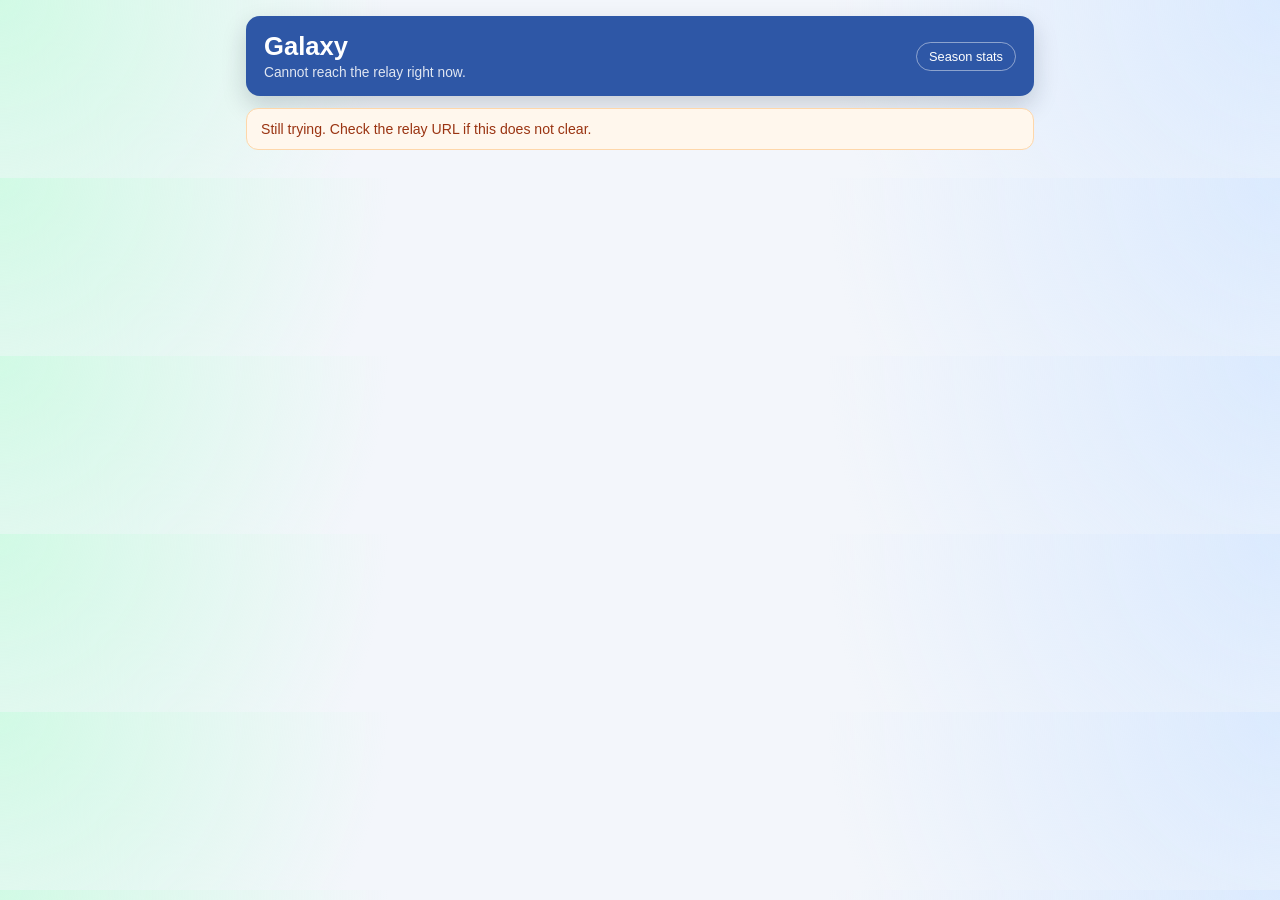
<file: docs/live/index.html>
<!doctype html>
<html lang="en">
<head>
  <meta charset="utf-8">
  <meta name="viewport" content="width=device-width, initial-scale=1, viewport-fit=cover">
  <meta name="theme-color" content="#2e57a6">
  <title>Galaxy Live</title>
  <link rel="icon" href="../logger/icon-192.png">
  <link rel="stylesheet" href="live.css">
</head>
<body>

<div class="shell">
  <header class="hero">
    <div>
      <h1>Galaxy <span class="pill" id="pill" hidden>LIVE</span></h1>
      <p class="sub" id="matchup">Waiting for a game…</p>
    </div>
    <a class="back" href="../">Season stats</a>
  </header>

  <div class="notice" id="notice" hidden></div>

  <section class="scoreboard" id="scoreboard" hidden>
    <div class="side" id="side-gal">
      <span class="side-name">GALAXY</span>
      <span class="side-score" id="score-gal">0</span>
    </div>
    <div class="middle">
      <span class="clock" id="clock">20:00</span>
      <span class="period" id="period">1st half</span>
    </div>
    <div class="side" id="side-opp">
      <span class="side-name" id="opp-name">OPPONENT</span>
      <span class="side-score" id="score-opp">0</span>
    </div>
  </section>

  <section class="card" id="box-card" hidden>
    <h2>Box score</h2>
    <div class="table-scroll"><table class="box" id="box-score"></table></div>
    <p class="foot" id="foot"></p>
  </section>

  <section class="card setup" id="setup" hidden>
    <h2>Which game?</h2>
    <p>This page needs the address of the relay the scorekeeper is posting to.</p>
    <label>Relay URL
      <input type="url" id="setup-endpoint" placeholder="https://galaxy-live.example.workers.dev"
             autocapitalize="off" autocorrect="off" spellcheck="false">
    </label>
    <button type="button" id="setup-save">Watch this game</button>
    <p class="hint">It is remembered on this device. Viewing needs no password.</p>
  </section>
</div>

<script src="config.js"></script>
<script src="../logger/logstats.js"></script>
<script src="live.js"></script>
</body>
</html>
</file>
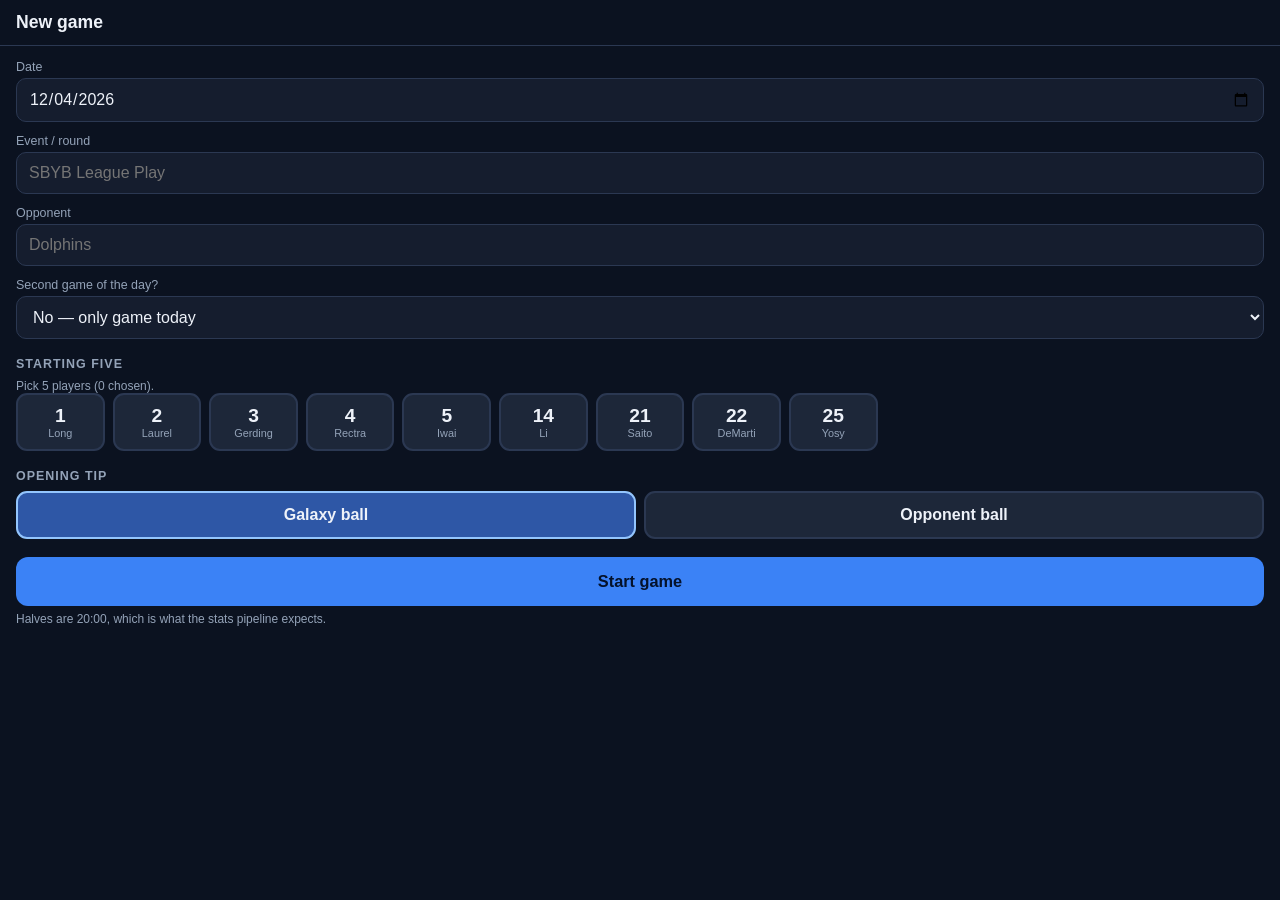
<file: docs/logger/index.html>
<!doctype html>
<html lang="en">
<head>
  <meta charset="utf-8">
  <meta name="viewport" content="width=device-width, initial-scale=1, viewport-fit=cover, maximum-scale=1, user-scalable=no">
  <meta name="theme-color" content="#0b1220">
  <meta name="apple-mobile-web-app-capable" content="yes">
  <meta name="mobile-web-app-capable" content="yes">
  <meta name="apple-mobile-web-app-status-bar-style" content="black-translucent">
  <meta name="apple-mobile-web-app-title" content="Galaxy Log">
  <title>Galaxy Logger</title>
  <link rel="manifest" href="manifest.webmanifest">
  <link rel="icon" href="icon-192.png">
  <link rel="apple-touch-icon" href="icon-192.png">
  <link rel="stylesheet" href="app.css?v=f4f97cd45f">
</head>
<body>

<main id="app" hidden>
  <header class="scorebar">
    <div class="team" id="team-gal">
      <span class="team-name">GALAXY</span>
      <span class="team-score" id="score-gal">0</span>
    </div>
    <button class="clock" id="clock" type="button">
      <span class="clock-time" id="clock-time">20:00</span>
      <span class="clock-state" id="clock-state">TAP TO START</span>
    </button>
    <div class="team" id="team-opp">
      <span class="team-name" id="opp-name">OPPONENT</span>
      <span class="team-score" id="score-opp">0</span>
    </div>
  </header>

  <div class="statusline">
    <span id="status-half">1st half</span>
    <span id="status-ball">Ball: &mdash;</span>
    <span id="status-arrow">Arrow: &mdash;</span>
  </div>

  <div class="chips" id="chips"></div>

  <p class="prompt" id="prompt">Tap a player, then an event &mdash; or an event, then a player.</p>

  <div class="events" id="events"></div>

  <div class="tape" id="tape"></div>

  <nav class="toolbar">
    <button type="button" data-action="undo" class="tool tool-undo">Undo</button>
    <button type="button" data-action="subs" class="tool">Subs</button>
    <button type="button" data-action="stats" class="tool">Stats</button>
    <button type="button" data-action="voice" class="tool">Voice</button>
    <button type="button" data-action="menu" class="tool">Game</button>
  </nav>
</main>

<div class="toast" id="toast" role="status" aria-live="polite" hidden></div>

<!-- New game / resume -->
<section class="panel" id="panel-setup" hidden>
  <header class="panel-head">
    <h2>New game</h2>
    <button type="button" class="panel-close" data-close hidden>Cancel</button>
  </header>
  <div class="panel-body">
    <div id="resume-block" hidden>
      <h3>Pick up where you left off</h3>
      <div id="saved-games" class="saved-games"></div>
      <hr>
      <h3>Or start a new game</h3>
    </div>

    <label>Date
      <input type="date" id="setup-date">
    </label>
    <label>Event / round
      <input type="text" id="setup-venue" list="venue-list" placeholder="SBYB League Play" autocapitalize="words">
      <datalist id="venue-list"></datalist>
    </label>
    <label>Opponent
      <input type="text" id="setup-opponent" list="opponent-list" placeholder="Dolphins" autocapitalize="words">
      <datalist id="opponent-list"></datalist>
    </label>
    <label>Second game of the day?
      <select id="setup-suffix">
        <option value="">No &mdash; only game today</option>
        <option value="a">Yes &mdash; this is game A</option>
        <option value="b">Yes &mdash; this is game B</option>
      </select>
    </label>

    <h3>Starting five</h3>
    <p class="hint" id="setup-lineup-hint">Pick 5 players.</p>
    <div class="roster-pick" id="setup-lineup"></div>

    <h3>Opening tip</h3>
    <div class="toggle-row" id="setup-possession">
      <button type="button" class="toggle" data-possession="g">Galaxy ball</button>
      <button type="button" class="toggle" data-possession="o">Opponent ball</button>
    </div>

    <button type="button" class="primary" id="setup-start">Start game</button>
    <p class="hint">Halves are 20:00, which is what the stats pipeline expects.</p>
  </div>
</section>

<!-- Substitutions -->
<section class="panel" id="panel-subs" hidden>
  <header class="panel-head">
    <h2>Substitutions</h2>
    <button type="button" class="panel-close" data-close>Cancel</button>
  </header>
  <div class="panel-body">
    <p class="hint" id="subs-hint">Tap players to set who is on the floor.</p>
    <h3>On the floor</h3>
    <div class="roster-pick five" id="subs-on"></div>
    <h3>On the bench</h3>
    <div class="roster-pick five" id="subs-off"></div>
    <button type="button" class="primary" id="subs-apply">Confirm lineup</button>
  </div>
</section>

<!-- Live box score -->
<section class="panel" id="panel-stats" hidden>
  <header class="panel-head">
    <h2>Live box score</h2>
    <button type="button" class="panel-close" data-close>Done</button>
  </header>
  <div class="panel-body">
    <div class="table-scroll"><table class="box" id="box-score"></table></div>
    <p class="hint">Minutes, plus-minus and possession stats assume the clock is
      accurate. Advanced ratings are computed by the site build after the game.</p>
  </div>
</section>

<!-- Voice entry -->
<section class="panel" id="panel-voice" hidden>
  <header class="panel-head">
    <h2>Voice</h2>
    <button type="button" class="panel-close" data-close>Done</button>
  </header>
  <div class="panel-body">
    <div class="toggle-row voice-engine" id="voice-engine" role="group" aria-label="Recognition engine">
      <button type="button" class="toggle" data-voice-engine="grammar">Grammar</button>
      <button type="button" class="toggle" data-voice-engine="browser">Browser</button>
    </div>
    <div id="voice-status" class="status idle"></div>
    <button type="button" class="primary" id="voice-toggle">Start listening</button>
    <div id="voice-raw" class="status voice-raw idle" role="status" aria-live="polite"></div>
    <div id="voice-heard" class="status idle" role="status" aria-live="polite"></div>

    <h3>Dictated events</h3>
    <div id="voice-events" class="voice-events"></div>
  </div>
</section>

<!-- Game menu -->
<section class="panel" id="panel-menu" hidden>
  <header class="panel-head">
    <h2>Game</h2>
    <button type="button" class="panel-close" data-close>Done</button>
  </header>
  <div class="panel-body">
    <h3>Clock</h3>
    <div class="clock-edit">
      <input type="number" id="clock-min" min="0" max="20" inputmode="numeric">
      <span>:</span>
      <input type="number" id="clock-sec" min="0" max="59" inputmode="numeric">
      <button type="button" id="clock-set">Set clock</button>
    </div>
    <p class="hint">Use this to line the app up with the scoreboard.</p>

    <h3>Period</h3>
    <button type="button" class="wide" id="end-half">End the half (log 0:00)</button>
    <button type="button" class="wide" id="start-half">Start the 2nd half</button>

    <h3>Log</h3>
    <button type="button" class="wide" id="open-export">Export game log</button>

    <h3>Share live</h3>
    <p class="hint">Parents and coaches follow the box score on the live page
      while you log. Set this up once; it sticks to this phone.</p>
    <label>Relay URL
      <input type="url" id="live-endpoint" placeholder="https://galaxy-live.example.workers.dev"
             autocapitalize="off" autocorrect="off" spellcheck="false">
    </label>
    <label>Write key
      <input type="password" id="live-key" placeholder="the secret you set with wrangler"
             autocapitalize="off" autocorrect="off" spellcheck="false">
    </label>
    <div class="toggle-row" id="live-toggle">
      <button type="button" class="toggle" data-live="on">Sharing on</button>
      <button type="button" class="toggle" data-live="off">Sharing off</button>
    </div>
    <div id="live-status" class="status"></div>
    <p class="hint">The write key stays on this phone. It is never in the repo and
      never shown to viewers &mdash; it only rides along as a header on your own
      updates. See <code>worker/README.md</code> to set the relay up.</p>

    <h3>Roster</h3>
    <div class="roster-edit" id="roster-edit"></div>
    <div class="clock-edit">
      <input type="text" id="roster-number" placeholder="#" inputmode="numeric">
      <input type="text" id="roster-name" placeholder="Last name">
      <button type="button" id="roster-add">Add</button>
    </div>
    <p class="hint">Adding a player here only affects this game. Add them to
      scripts/stats.py to make it permanent.</p>

    <h3>Games</h3>
    <button type="button" class="wide" id="new-game">Start a different game</button>
    <button type="button" class="wide danger" id="delete-game">Delete this game</button>

    <p class="hint" id="build-stamp"></p>
  </div>
</section>

<!-- Export -->
<section class="panel" id="panel-export" hidden>
  <header class="panel-head">
    <h2>Export</h2>
    <button type="button" class="panel-close" data-close>Done</button>
  </header>
  <div class="panel-body">
    <p class="hint">Save this as <code id="export-name">game log</code> in
      <code>game_logs/</code>, then rebuild the site.</p>
    <div id="export-status" class="status"></div>
    <div class="button-row">
      <button type="button" id="export-copy">Copy</button>
      <button type="button" id="export-download">Download</button>
      <button type="button" id="export-share" hidden>Share</button>
    </div>
    <textarea id="export-text" readonly spellcheck="false"></textarea>
  </div>
</section>

<script src="seed.js?v=f4f97cd45f"></script>
<script src="logstats.js?v=f4f97cd45f"></script>
<script src="voice.js?v=f4f97cd45f"></script>
<script src="app.js?v=f4f97cd45f"></script>
</body>
</html>
</file>
<file: docs/live/live.css>
/* Galaxy live box score. Light, like the season site it links back to -- this one
   is read by parents in the bleachers, not tapped by the scorekeeper. */

:root {
  --bg: #f3f6fb;
  --ink: #1d2433;
  --panel: #ffffff;
  --line: #d8deea;
  --muted: #5a6478;
  --accent: #0f4c81;
  --gal: #2e57a6;
  --live: #0a7a42;
  --warn: #9a3412;
}

* { box-sizing: border-box; }

/* display: grid and friends outrank the hidden attribute's default, and this
   page hides whole sections that way. */
[hidden] { display: none !important; }

body {
  margin: 0;
  font-family: "Avenir Next", "Segoe UI", "Helvetica Neue", sans-serif;
  color: var(--ink);
  background:
    radial-gradient(circle at top right, #dbeafe 0%, transparent 35%),
    radial-gradient(circle at top left, #d1fae5 0%, transparent 30%),
    var(--bg);
}

.shell {
  max-width: 820px;
  margin: 0 auto;
  padding: 16px;
}

.hero {
  background: var(--gal);
  color: #fff;
  padding: 16px 18px;
  border-radius: 14px;
  margin-bottom: 12px;
  box-shadow: 0 10px 24px rgba(9, 25, 42, 0.18);
  display: flex;
  align-items: center;
  justify-content: space-between;
  gap: 12px;
}

.hero h1 {
  margin: 0;
  font-size: 1.6rem;
  display: flex;
  align-items: center;
  gap: 10px;
}

.sub { margin: 4px 0 0; font-size: 0.86rem; opacity: 0.85; }

.pill {
  font-size: 0.66rem;
  letter-spacing: 0.12em;
  font-weight: 700;
  padding: 3px 8px;
  border-radius: 999px;
  background: #0a7a42;
}

/* A quiet pulse so "LIVE" reads as live without shouting. */
.pill.live { animation: breathe 2.4s ease-in-out infinite; }
@keyframes breathe { 0%, 100% { opacity: 1; } 50% { opacity: 0.45; } }
@media (prefers-reduced-motion: reduce) { .pill.live { animation: none; } }

.pill.final { background: #475569; }

.back {
  flex: 0 0 auto;
  color: #fff;
  font-size: 0.8rem;
  text-decoration: none;
  border: 1px solid rgba(255, 255, 255, 0.45);
  border-radius: 999px;
  padding: 6px 12px;
}

.notice {
  background: #fff7ed;
  border: 1px solid #fed7aa;
  color: var(--warn);
  padding: 12px 14px;
  border-radius: 12px;
  margin-bottom: 12px;
  font-size: 0.88rem;
}

.scoreboard {
  display: grid;
  grid-template-columns: 1fr auto 1fr;
  gap: 8px;
  align-items: stretch;
  margin-bottom: 12px;
}

.side, .middle {
  background: var(--panel);
  border: 1px solid var(--line);
  border-radius: 14px;
  padding: 12px 8px;
  display: flex;
  flex-direction: column;
  align-items: center;
  justify-content: center;
  min-width: 0;
}

#side-gal { background: #eaf1fc; border-color: #bcd2f2; }

.side-name {
  font-size: 0.7rem;
  letter-spacing: 0.07em;
  text-transform: uppercase;
  color: var(--muted);
  white-space: nowrap;
  overflow: hidden;
  text-overflow: ellipsis;
  max-width: 100%;
}

.side-score {
  font-size: 2.6rem;
  font-weight: 700;
  line-height: 1.05;
  font-variant-numeric: tabular-nums;
}

.middle { min-width: 118px; }

.clock {
  font-size: 1.9rem;
  font-weight: 700;
  font-variant-numeric: tabular-nums;
  line-height: 1.05;
}

.clock.running { color: var(--live); }

.period {
  font-size: 0.68rem;
  letter-spacing: 0.07em;
  text-transform: uppercase;
  color: var(--muted);
}

.card {
  background: var(--panel);
  border: 1px solid var(--line);
  border-radius: 14px;
  padding: 14px;
  margin-bottom: 12px;
}

.card h2 { margin: 0 0 10px; font-size: 1rem; color: var(--accent); }

.table-scroll { overflow-x: auto; -webkit-overflow-scrolling: touch; }

.box {
  border-collapse: collapse;
  width: 100%;
  font-size: 0.8rem;
  font-variant-numeric: tabular-nums;
  white-space: nowrap;
}

.box th, .box td {
  padding: 6px 7px;
  text-align: right;
  border-bottom: 1px solid var(--line);
}

.box th {
  font-size: 0.64rem;
  letter-spacing: 0.05em;
  text-transform: uppercase;
  color: var(--muted);
  font-weight: 600;
}

.box th:first-child, .box td:first-child { text-align: left; }

/* Who is actually on the floor right now, which is half of what you want to know
   when you look up from your phone. */
.box tr.on td:first-child::before {
  content: "●";
  color: var(--live);
  font-size: 0.6rem;
  margin-right: 5px;
  vertical-align: 1px;
}

.box tr.bench td { color: var(--muted); }

.box tr.total td {
  font-weight: 700;
  border-top: 2px solid var(--line);
  border-bottom: 0;
}

.foot {
  margin: 10px 0 0;
  font-size: 0.75rem;
  color: var(--muted);
}

.setup label { display: block; font-size: 0.85rem; margin: 10px 0; }

.setup input {
  display: block;
  width: 100%;
  margin-top: 4px;
  padding: 10px 12px;
  font: inherit;
  border: 1px solid var(--line);
  border-radius: 10px;
  background: #fbfdff;
}

.setup button {
  padding: 11px 18px;
  border: 0;
  border-radius: 10px;
  background: var(--gal);
  color: #fff;
  font: inherit;
  font-weight: 600;
  cursor: pointer;
}

.hint { font-size: 0.78rem; color: var(--muted); }

@media (max-width: 460px) {
  .side-score { font-size: 2.1rem; }
  .clock { font-size: 1.55rem; }
  .middle { min-width: 96px; }
  .box { font-size: 0.74rem; }
  .box th, .box td { padding: 5px 5px; }
}
</file>
<file: docs/logger/app.css>
/* Galaxy courtside logger.
   Dark, high-contrast, and sized so the whole logging surface fits one phone
   screen without scrolling: everything you tap during play is on the front page. */

:root {
  --bg: #0b1220;
  --panel: #151d2e;
  --panel-2: #1d2739;
  --line: #2b3852;
  --ink: #eef2f9;
  --muted: #94a3b8;
  --accent: #3b82f6;
  --gal: #2e57a6;
  --make: #15803d;
  --miss: #9f1239;
  --ball: #1d4ed8;
  --def: #0f766e;
  --bad: #b45309;
  --neutral: #334155;
  --danger: #dc2626;
  --live: #16a34a;
}

* { box-sizing: border-box; }

html, body {
  height: 100%;
  margin: 0;
  background: var(--bg);
  color: var(--ink);
  font-family: -apple-system, BlinkMacSystemFont, "Segoe UI", Roboto, sans-serif;
  overscroll-behavior: none;
}

body {
  -webkit-text-size-adjust: 100%;
  -webkit-tap-highlight-color: transparent;
}

button, input, select, textarea {
  font: inherit;
  color: inherit;
}

button {
  border: 0;
  background: none;
  touch-action: manipulation;
  user-select: none;
  -webkit-user-select: none;
  cursor: pointer;
}

/* ---------------------------------------------------------------- main screen */

#app {
  display: flex;
  flex-direction: column;
  height: 100dvh;
  padding:
    env(safe-area-inset-top, 0px)
    env(safe-area-inset-right, 0px)
    env(safe-area-inset-bottom, 0px)
    env(safe-area-inset-left, 0px);
  gap: 6px;
}

#app[hidden] { display: none; }

.scorebar {
  display: grid;
  grid-template-columns: 1fr auto 1fr;
  align-items: stretch;
  gap: 6px;
  padding: 6px 8px 0 8px;
}

.team {
  display: flex;
  flex-direction: column;
  align-items: center;
  justify-content: center;
  background: var(--panel);
  border-radius: 12px;
  padding: 4px 6px;
  min-width: 0;
  border: 2px solid transparent;
}

.team.has-ball { border-color: var(--accent); }
#team-gal { background: linear-gradient(180deg, #24406f, #182b4c); }

.team-name {
  font-size: 0.68rem;
  letter-spacing: 0.06em;
  color: var(--muted);
  text-transform: uppercase;
  white-space: nowrap;
  overflow: hidden;
  text-overflow: ellipsis;
  max-width: 100%;
}

.team-score {
  font-size: 2.1rem;
  font-weight: 700;
  line-height: 1.05;
  font-variant-numeric: tabular-nums;
}

.clock {
  display: flex;
  flex-direction: column;
  align-items: center;
  justify-content: center;
  min-width: 132px;
  padding: 4px 10px;
  border-radius: 12px;
  background: var(--panel-2);
  border: 2px solid var(--line);
}

.clock.running {
  background: #10321f;
  border-color: var(--live);
}

.clock-time {
  font-size: 2.1rem;
  font-weight: 700;
  line-height: 1.05;
  font-variant-numeric: tabular-nums;
}

.clock-state {
  font-size: 0.62rem;
  letter-spacing: 0.08em;
  color: var(--muted);
  text-transform: uppercase;
}

.clock.running .clock-state { color: #6ee7a8; }

.statusline {
  display: flex;
  justify-content: space-between;
  gap: 8px;
  padding: 0 12px;
  font-size: 0.72rem;
  color: var(--muted);
}

/* --------------------------------------------------------------- player chips */

.chips {
  display: grid;
  grid-template-columns: repeat(auto-fit, minmax(44px, 1fr));
  gap: 5px;
  padding: 0 8px;
}

.chip {
  display: flex;
  flex-direction: column;
  align-items: center;
  justify-content: center;
  padding: 6px 2px;
  border-radius: 10px;
  background: var(--panel-2);
  border: 2px solid var(--line);
  min-height: 52px;
}

.chip-number {
  font-size: 1.3rem;
  font-weight: 700;
  line-height: 1;
  font-variant-numeric: tabular-nums;
}

/* OPP and TEAM are words, not two-digit numbers, and need the room. */
.chip-number.word { font-size: 0.92rem; letter-spacing: 0.02em; }

.chip-name {
  font-size: 0.6rem;
  color: var(--muted);
  max-width: 100%;
  overflow: hidden;
  white-space: nowrap;
  text-overflow: ellipsis;
}

.chip.opp { background: #331d24; border-color: #5b2b38; }
.chip.team { background: #1b2436; }

.chip.selected {
  background: var(--accent);
  border-color: #bfdbfe;
  color: #04122b;
}

.chip.selected .chip-name { color: #04122b; }
.chip.dimmed { opacity: 0.32; }

.prompt {
  margin: 0;
  padding: 0 12px;
  font-size: 0.76rem;
  color: var(--muted);
  min-height: 1.1em;
  white-space: nowrap;
  overflow: hidden;
  text-overflow: ellipsis;
}

.prompt.armed { color: #93c5fd; font-weight: 600; }

/* --------------------------------------------------------------- event buttons */

.events {
  flex: 1 1 auto;
  display: grid;
  grid-template-columns: repeat(3, 1fr);
  grid-auto-rows: 1fr;
  gap: 6px;
  padding: 0 8px;
  min-height: 0;
}

.event {
  display: flex;
  flex-direction: column;
  align-items: center;
  justify-content: center;
  gap: 1px;
  border-radius: 12px;
  background: var(--neutral);
  border: 2px solid transparent;
  min-height: 56px;
  font-weight: 700;
}

.event-label { font-size: 1.15rem; letter-spacing: 0.02em; }
.event-mark { font-size: 0.66rem; letter-spacing: 0.1em; opacity: 0.85; }

.event.make { background: var(--make); }
.event.miss { background: var(--miss); }
.event.ball { background: var(--ball); }
.event.def { background: var(--def); }
.event.bad { background: var(--bad); }
.event.neutral { background: var(--neutral); }

.event.armed {
  border-color: #eef2f9;
  box-shadow: 0 0 0 3px rgba(238, 242, 249, 0.18);
}

/* Suggested, not armed: the obvious next tap, but a player tap will not take it. */
.event.suggested { border-color: rgba(238, 242, 249, 0.45); }

.event:active { transform: scale(0.97); }

/* ----------------------------------------------------------------- tape + tools */

.tape {
  display: flex;
  gap: 6px;
  padding: 0 10px;
  font-size: 0.72rem;
  color: var(--muted);
  font-variant-numeric: tabular-nums;
  white-space: nowrap;
  overflow-x: auto;
  scrollbar-width: none;
  min-height: 1.2em;
}

.tape::-webkit-scrollbar { display: none; }
.tape span { flex: 0 0 auto; }
.tape .latest { color: var(--ink); font-weight: 600; }

.toolbar {
  display: grid;
  grid-template-columns: repeat(5, 1fr);
  gap: 6px;
  padding: 0 8px 8px 8px;
}

.tool {
  padding: 12px 4px;
  border-radius: 12px;
  background: var(--panel-2);
  border: 1px solid var(--line);
  font-size: 0.86rem;
  font-weight: 600;
}

.tool-undo { background: #3b2130; border-color: #6b3147; }

/* ----------------------------------------------------------------------- panels */

.panel {
  position: fixed;
  inset: 0;
  z-index: 20;
  background: var(--bg);
  display: flex;
  flex-direction: column;
  padding:
    env(safe-area-inset-top, 0px)
    env(safe-area-inset-right, 0px)
    env(safe-area-inset-bottom, 0px)
    env(safe-area-inset-left, 0px);
}

.panel[hidden] { display: none; }

.panel-head {
  display: flex;
  align-items: center;
  justify-content: space-between;
  gap: 12px;
  padding: 12px 16px;
  border-bottom: 1px solid var(--line);
}

.panel-head h2 { margin: 0; font-size: 1.1rem; }

.panel-close {
  padding: 8px 14px;
  border-radius: 10px;
  background: var(--panel-2);
  border: 1px solid var(--line);
  font-weight: 600;
}

.panel-body {
  flex: 1 1 auto;
  overflow-y: auto;
  -webkit-overflow-scrolling: touch;
  padding: 14px 16px 28px 16px;
}

.panel-body h3 {
  margin: 18px 0 8px 0;
  font-size: 0.78rem;
  letter-spacing: 0.08em;
  text-transform: uppercase;
  color: var(--muted);
}

.panel-body h3:first-child { margin-top: 0; }

.panel-body label {
  display: block;
  margin-bottom: 12px;
  font-size: 0.78rem;
  color: var(--muted);
}

.panel-body input,
.panel-body select,
.panel-body textarea {
  display: block;
  width: 100%;
  margin-top: 4px;
  padding: 11px 12px;
  border-radius: 10px;
  background: var(--panel);
  border: 1px solid var(--line);
  color: var(--ink);
  font-size: 1rem;
}

.panel-body textarea {
  height: 44vh;
  font-family: ui-monospace, SFMono-Regular, Menlo, monospace;
  font-size: 0.82rem;
  line-height: 1.45;
  white-space: pre;
}

.hint { margin: 6px 0 0 0; font-size: 0.75rem; color: var(--muted); }
.hint.warn { color: #fca5a5; }

.primary {
  display: block;
  width: 100%;
  margin-top: 18px;
  padding: 15px;
  border-radius: 12px;
  background: var(--accent);
  color: #04122b;
  font-size: 1.02rem;
  font-weight: 700;
}

.primary[disabled] { opacity: 0.4; }

.wide {
  display: block;
  width: 100%;
  margin-bottom: 8px;
  padding: 13px;
  border-radius: 11px;
  background: var(--panel-2);
  border: 1px solid var(--line);
  text-align: left;
  font-weight: 600;
}

.wide[disabled] { opacity: 0.4; }
.wide.danger { color: #fca5a5; border-color: #6b2130; }

.button-row { display: flex; gap: 8px; margin-bottom: 12px; }

.button-row button {
  flex: 1;
  padding: 13px 6px;
  border-radius: 11px;
  background: var(--panel-2);
  border: 1px solid var(--line);
  font-weight: 600;
}

.roster-pick {
  display: grid;
  grid-template-columns: repeat(auto-fill, minmax(84px, 1fr));
  gap: 8px;
}

/* Substitutions: exactly five across, so a full lineup reads as one row. */
.roster-pick.five {
  grid-template-columns: repeat(5, 1fr);
  gap: 6px;
}

.pick {
  display: flex;
  flex-direction: column;
  align-items: center;
  padding: 10px 4px;
  border-radius: 11px;
  background: var(--panel-2);
  border: 2px solid var(--line);
  min-width: 0;
}

.roster-pick.five .pick { padding: 9px 2px; }

.pick.on { background: var(--gal); border-color: #93c5fd; }
.pick-number { font-size: 1.2rem; font-weight: 700; }

.pick-name {
  font-size: 0.68rem;
  color: var(--muted);
  max-width: 100%;
  overflow: hidden;
  white-space: nowrap;
  text-overflow: ellipsis;
}

.pick.on .pick-name { color: #dbe6f7; }

.toggle-row { display: flex; gap: 8px; }

.toggle {
  flex: 1;
  padding: 13px 6px;
  border-radius: 11px;
  background: var(--panel-2);
  border: 2px solid var(--line);
  font-weight: 600;
}

.toggle.on { background: var(--gal); border-color: #93c5fd; }

.saved-games { display: grid; gap: 8px; }

.saved {
  display: flex;
  align-items: center;
  justify-content: space-between;
  gap: 10px;
  width: 100%;
  padding: 12px;
  border-radius: 11px;
  background: var(--panel-2);
  border: 1px solid var(--line);
  text-align: left;
}

.saved-meta { font-size: 0.72rem; color: var(--muted); }

.clock-edit { display: flex; align-items: center; gap: 8px; margin-bottom: 8px; }
.clock-edit input { margin-top: 0; text-align: center; }
.clock-edit button {
  flex: 0 0 auto;
  padding: 11px 14px;
  border-radius: 10px;
  background: var(--panel-2);
  border: 1px solid var(--line);
  font-weight: 600;
  white-space: nowrap;
}

.roster-edit { display: grid; gap: 6px; margin-bottom: 8px; }

.roster-row {
  display: flex;
  align-items: center;
  justify-content: space-between;
  gap: 8px;
  padding: 9px 12px;
  border-radius: 10px;
  background: var(--panel-2);
  border: 1px solid var(--line);
  font-size: 0.9rem;
}

.roster-row button { color: #fca5a5; font-size: 0.78rem; font-weight: 600; }

hr { border: 0; border-top: 1px solid var(--line); margin: 18px 0; }

.status {
  padding: 10px 12px;
  border-radius: 10px;
  margin-bottom: 12px;
  font-size: 0.82rem;
  background: #10321f;
  border: 1px solid #1f6b40;
}

.status.bad { background: #331620; border-color: #6b2130; color: #fca5a5; }
/* Live sharing has a state the export status never has: set up and healthy,
   but with nothing sent yet. Green would overstate it. */
.status.idle { background: var(--panel-2); border-color: var(--line); color: var(--muted); }
.status .hint { margin: 6px 0 0; word-break: break-all; }
#live-toggle { margin-bottom: 12px; }

.voice-engine { margin-bottom: 12px; }

.voice-engine .toggle {
  min-height: 42px;
  padding: 9px 6px;
  border-radius: 7px;
}

.voice-raw {
  min-height: 44px;
  overflow-wrap: anywhere;
  font-family: ui-monospace, SFMono-Regular, Menlo, monospace;
  font-size: 0.95rem;
  color: var(--ink);
}

.voice-raw.hearing {
  background: #17263d;
  border-color: #385276;
  color: #dbeafe;
}

.voice-raw.final {
  background: #16364a;
  border-color: #38bdf8;
  color: #e0f2fe;
}

.voice-raw.flash { animation: voice-recognized-flash 700ms ease-out; }

@keyframes voice-recognized-flash {
  0% {
    background: #e0f2fe;
    border-color: #f8fafc;
    color: #07111f;
    box-shadow: 0 0 0 3px rgba(56, 189, 248, 0.35);
  }
  100% {
    background: #16364a;
    border-color: #38bdf8;
    color: #e0f2fe;
    box-shadow: none;
  }
}

@media (prefers-reduced-motion: reduce) {
  .voice-raw.flash { animation: none; }
}

.voice-events {
  display: grid;
  gap: 8px;
}

.voice-event {
  display: grid;
  grid-template-columns: minmax(0, 1fr) auto;
  align-items: center;
  gap: 10px;
  min-height: 48px;
  padding: 8px 10px;
  border-radius: 8px;
  background: var(--panel-2);
  border: 1px solid var(--line);
}

.voice-event-line {
  min-width: 0;
  overflow-wrap: anywhere;
  font-family: ui-monospace, SFMono-Regular, Menlo, monospace;
  font-size: 0.9rem;
  color: var(--ink);
}

.voice-event-actions {
  display: flex;
  flex: 0 0 auto;
  gap: 6px;
}

.voice-event-actions button {
  padding: 8px 9px;
  border-radius: 7px;
  background: var(--panel);
  border: 1px solid var(--line);
  font-size: 0.78rem;
  font-weight: 600;
}

.voice-event-actions .danger { color: #fca5a5; }

.panel-body .voice-edit-input {
  min-width: 0;
  width: 100%;
  margin: 0;
  padding: 8px 9px;
  border-radius: 7px;
  font-family: ui-monospace, SFMono-Regular, Menlo, monospace;
  font-size: 0.9rem;
}

.voice-empty { margin: 4px 0; color: var(--muted); font-size: 0.82rem; }

.table-scroll { overflow-x: auto; -webkit-overflow-scrolling: touch; }

.box {
  border-collapse: collapse;
  width: 100%;
  font-size: 0.74rem;
  font-variant-numeric: tabular-nums;
  white-space: nowrap;
}

.box th, .box td {
  padding: 6px 5px;
  text-align: right;
  border-bottom: 1px solid var(--line);
}

.box th { color: var(--muted); font-weight: 600; font-size: 0.68rem; }
.box th:first-child, .box td:first-child { text-align: left; position: sticky; left: 0; background: var(--bg); }
.box tr.total td { font-weight: 700; border-top: 2px solid var(--line); }
.box tr.bench td { color: var(--muted); }

/* ------------------------------------------------------------------------ toast */

/* Sits low so it never covers the clock or the score, which are what you glance
   at while the toast is still up. */
.toast {
  position: fixed;
  left: 50%;
  bottom: calc(env(safe-area-inset-bottom, 0px) + 74px);
  transform: translateX(-50%);
  z-index: 40;
  max-width: 92vw;
  padding: 11px 16px;
  border-radius: 12px;
  background: #3b1220;
  border: 1px solid #7f2036;
  color: #fecdd3;
  font-size: 0.86rem;
  font-weight: 600;
  text-align: center;
  box-shadow: 0 10px 30px rgba(0, 0, 0, 0.45);
}

.toast[hidden] { display: none; }
.toast.ok { background: #0f2f1f; border-color: #1f6b40; color: #bbf7d0; }

@media (max-width: 360px) {
  .event-label { font-size: 1rem; }
  .chip-number { font-size: 1.15rem; }
}
</file>
